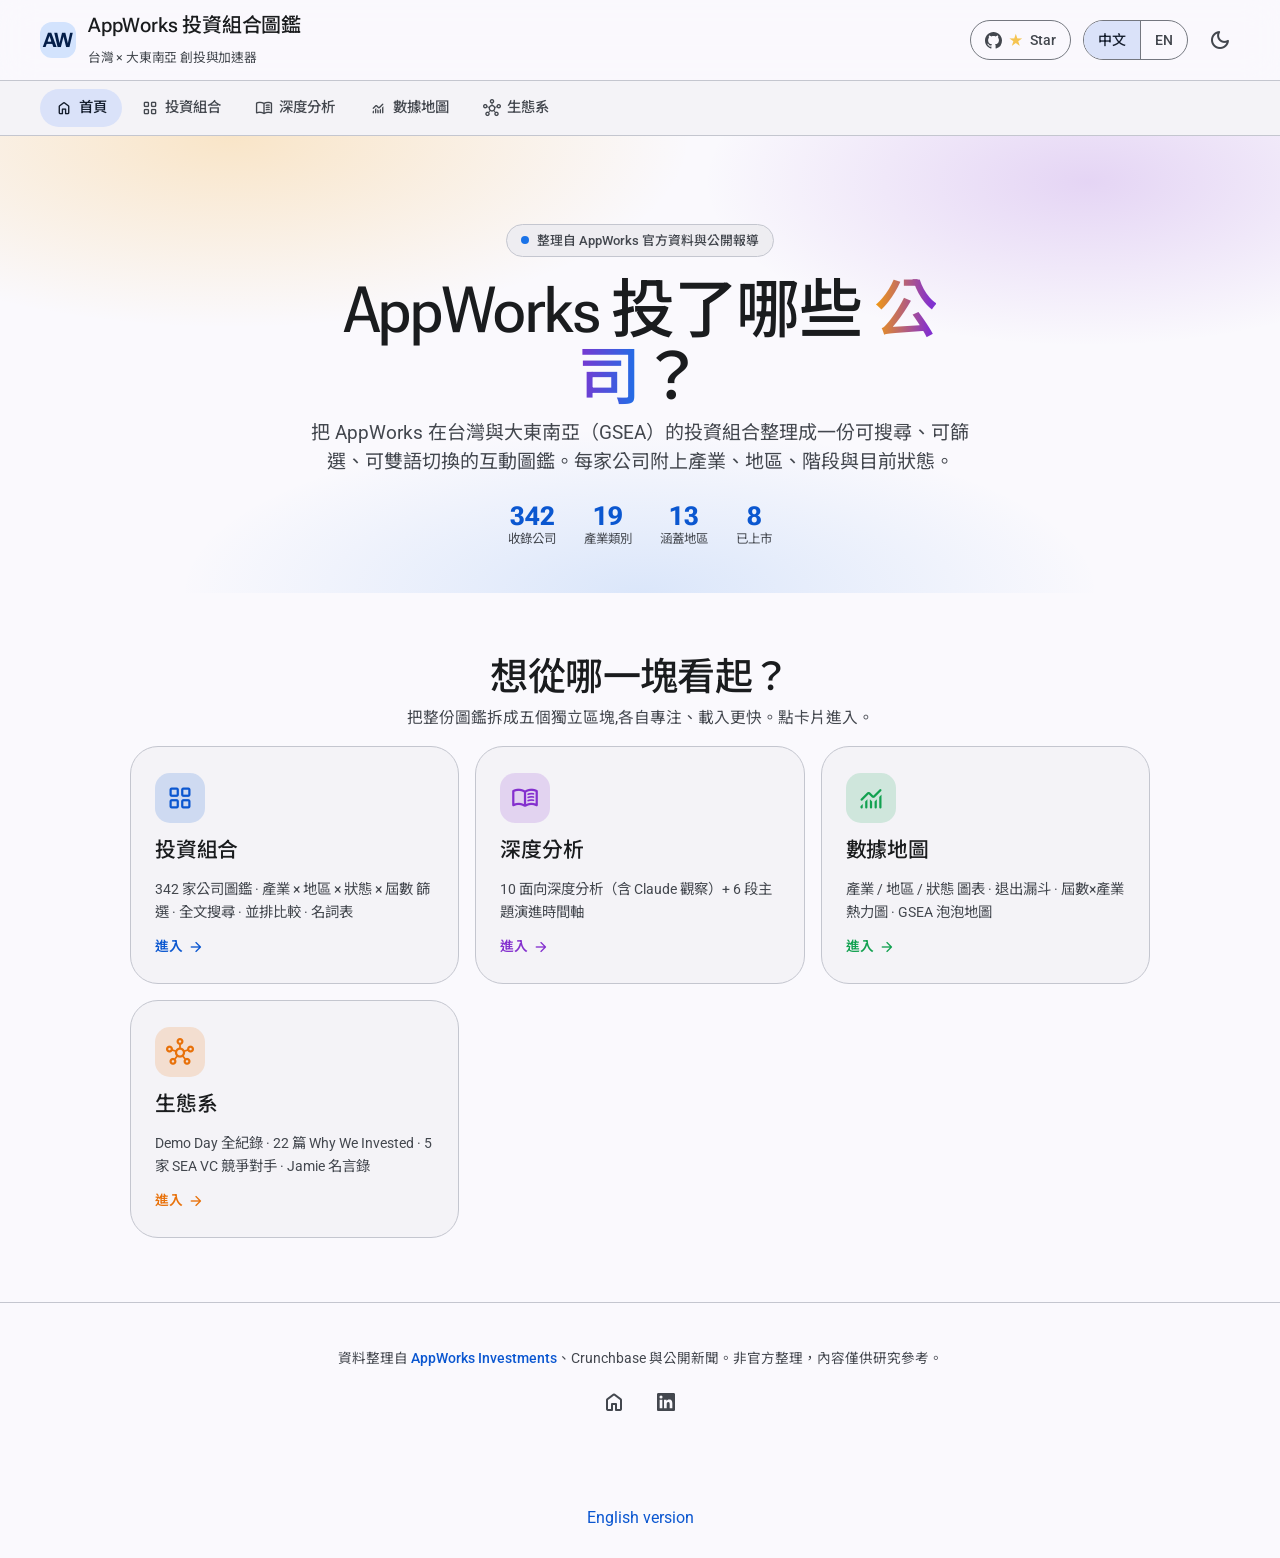
<file: index.html>
<!doctype html>
<html lang="zh-Hant" data-theme="light">
<head>
  <!-- ==== Google Analytics 4 (Measurement ID: G-WN17V7GL48) ==== -->
  <script async src="https://www.googletagmanager.com/gtag/js?id=G-WN17V7GL48"></script>
  <script>
    window.dataLayer = window.dataLayer || [];
    function gtag(){ dataLayer.push(arguments); }
    gtag('js', new Date());
    gtag('config', 'G-WN17V7GL48');
  </script>

  <meta charset="utf-8" />
  <meta name="viewport" content="width=device-width, initial-scale=1, viewport-fit=cover" />
  <title>AppWorks 投資組合圖鑑 · AppWorks Portfolio Atlas</title>
  <meta name="description" content="342 家 AppWorks portfolio 拆成五個區塊：投資組合圖鑑、10 面向深度分析、數據圖表與地圖、Demo Day 生態系。中英雙語互動圖鑑。" />
  <meta name="keywords" content="AppWorks, Jamie Lin, 林之晨, 創投, Venture Capital, GSEA, Greater Southeast Asia, Taiwan startups, 台灣新創, Web3, AI, A.B.S., Accelerator, Demo Day" />
  <meta name="author" content="Unofficial study companion" />
  <meta name="theme-color" content="#0b57d0" />

  <meta property="og:type" content="website" />
  <meta property="og:title" content="AppWorks 投資組合圖鑑 · AppWorks Portfolio Atlas" />
  <meta property="og:description" content="342 portfolio companies across five sections · deep dive · data & maps · Demo Day ecosystem. Bilingual." />
  <meta property="og:image" content="https://appwork-analysis.peteraim.com/og-image.png" />
  <meta property="og:url" content="https://appwork-analysis.peteraim.com/" />
  <meta property="og:locale" content="zh_TW" />
  <meta property="og:locale:alternate" content="en_US" />

  <meta name="twitter:card" content="summary_large_image" />
  <meta name="twitter:title" content="AppWorks Portfolio Atlas" />
  <meta name="twitter:description" content="342 portfolio companies across five focused sections, bilingual." />
  <meta name="twitter:image" content="https://appwork-analysis.peteraim.com/og-image.png" />

  <link rel="canonical" href="https://appwork-analysis.peteraim.com/" />
  <link rel="alternate" hreflang="zh-Hant" href="https://appwork-analysis.peteraim.com/" />
  <link rel="alternate" hreflang="en" href="https://appwork-analysis.peteraim.com/en/" />
  <link rel="alternate" hreflang="x-default" href="https://appwork-analysis.peteraim.com/" />
  <link rel="manifest" href="./site.webmanifest" />
  <link rel="apple-touch-icon" href="data:image/svg+xml,<svg xmlns='http://www.w3.org/2000/svg' viewBox='0 0 180 180'><rect width='180' height='180' rx='40' fill='%230b57d0'/><text x='90' y='122' font-size='84' text-anchor='middle' fill='white' font-family='sans-serif' font-weight='700'>AW</text></svg>" />

  <script type="application/ld+json">
  {
    "@context": "https://schema.org",
    "@type": "WebSite",
    "name": "AppWorks Portfolio Atlas",
    "alternateName": "AppWorks 投資組合圖鑑",
    "url": "https://appwork-analysis.peteraim.com/",
    "description": "Unofficial interactive bilingual atlas of AppWorks' portfolio across Taiwan and Greater Southeast Asia.",
    "inLanguage": ["zh-Hant", "en"],
    "about": {
      "@type": "Organization",
      "name": "AppWorks",
      "url": "https://appworks.tw",
      "founder": "Jamie Lin",
      "foundingDate": "2009",
      "location": "Taipei, Taiwan"
    }
  }
  </script>

  <link rel="preconnect" href="https://fonts.googleapis.com" />
  <link rel="preconnect" href="https://fonts.gstatic.com" crossorigin />
  <link href="https://fonts.googleapis.com/css2?family=Roboto:wght@400;500;700&family=Roboto+Flex:opsz,wght@8..144,400..700&family=Roboto+Mono:wght@400;500&family=Noto+Sans+TC:wght@400;500;700&display=swap" rel="stylesheet" />
  <link href="https://fonts.googleapis.com/css2?family=Material+Symbols+Rounded:opsz,wght,FILL,GRAD@24,400,0,0&display=swap" rel="stylesheet" />

  <link rel="stylesheet" href="assets/styles.css" />
  <link rel="stylesheet" href="assets/pages.css" />
  <link rel="icon" href="data:image/svg+xml,<svg xmlns='http://www.w3.org/2000/svg' viewBox='0 0 100 100'><rect width='100' height='100' rx='24' fill='%230b57d0'/><text x='50' y='70' font-size='52' text-anchor='middle' fill='white' font-family='sans-serif' font-weight='700'>AW</text></svg>" />
  <meta property="og:image:width" content="1200">
  <meta property="og:image:height" content="630">
</head>
<body>
  <header class="appbar">
    <div class="appbar__brand">
      <span class="brand-mark">AW</span>
      <span>
        <span data-i18n="brand">AppWorks 投資組合圖鑑</span><br />
        <span class="brand-sub" data-i18n="brandSub">台灣 × 大東南亞 創投與加速器</span>
      </span>
    </div>

    <a class="ghstar ripple-host" href="https://github.com/tingwei161803/appwork-analysis" target="_blank" rel="noopener" aria-label="Star this project on GitHub">
      <svg class="ghstar__logo" viewBox="0 0 16 16" aria-hidden="true" fill="currentColor"><path d="M8 0C3.58 0 0 3.58 0 8c0 3.54 2.29 6.53 5.47 7.59.4.07.55-.17.55-.38 0-.19-.01-.82-.01-1.49-2.01.37-2.53-.49-2.69-.94-.09-.23-.48-.94-.82-1.13-.28-.15-.68-.52-.01-.53.63-.01 1.08.58 1.23.82.72 1.21 1.87.87 2.33.66.07-.52.28-.87.51-1.07-1.78-.2-3.64-.89-3.64-3.95 0-.87.31-1.59.82-2.15-.08-.2-.36-1.02.08-2.12 0 0 .67-.21 2.2.82.64-.18 1.32-.27 2-.27.68 0 1.36.09 2 .27 1.53-1.04 2.2-.82 2.2-.82.44 1.1.16 1.92.08 2.12.51.56.82 1.27.82 2.15 0 3.07-1.87 3.75-3.65 3.95.29.25.54.73.54 1.48 0 1.07-.01 1.93-.01 2.2 0 .21.15.46.55.38A8.013 8.013 0 0016 8c0-4.42-3.58-8-8-8z"></path></svg>
      <span class="ghstar__star" aria-hidden="true">★</span>
      <span class="ghstar__text">Star</span>
      <span class="ghstar__count" id="gh-count" hidden></span>
    </a>

    <div class="seg" role="group" aria-label="Language">
      <a id="lang-zh" data-lang="zh" href="/" hreflang="zh-Hant" lang="zh-Hant" rel="alternate" aria-current="page" aria-label="中文"><span class="lbl">中文</span></a>
      <a id="lang-en" data-lang="en" href="/en/" hreflang="en" lang="en" rel="alternate" aria-current="false" aria-label="English"><span class="lbl">EN</span></a>
    </div>
    <button class="icon-btn ripple-host" id="theme-toggle" aria-label="Toggle theme" title="切換深淺色">
      <span class="material-symbols-rounded" id="theme-icon">dark_mode</span>
    </button>
  </header>

  <nav class="appnav" aria-label="Sections">
    <div class="appnav__inner">
      <a href="index.html" aria-current="page"><span class="material-symbols-rounded">home</span><span data-i18n="pgHome">首頁</span></a>
      <a href="portfolio.html"><span class="material-symbols-rounded">grid_view</span><span data-i18n="pgPortfolio">投資組合</span></a>
      <a href="analysis.html"><span class="material-symbols-rounded">menu_book</span><span data-i18n="pgAnalysis">深度分析</span></a>
      <a href="insights.html"><span class="material-symbols-rounded">monitoring</span><span data-i18n="pgInsights">數據地圖</span></a>
      <a href="ecosystem.html"><span class="material-symbols-rounded">hub</span><span data-i18n="pgEcosystem">生態系</span></a>
    </div>
  </nav>

  <main>
<section class="hero">
    <span class="hero__eyebrow"><span class="dot"></span><span data-i18n="eyebrow">整理自 AppWorks 官方資料與公開報導</span></span>
    <h1 data-i18n-html="heroTitle">AppWorks 投了哪些 <span class="grad">公司</span>？</h1>
    <p data-i18n="heroDesc">把 AppWorks 在台灣與大東南亞（GSEA）的投資組合整理成一份可搜尋、可篩選、可雙語切換的互動圖鑑。每家公司附上產業、地區、階段與目前狀態。</p>
    <div class="hero__stats">
      <div class="hero__stat"><b id="stat-companies">342</b><span data-i18n="statCompanies">收錄公司</span></div>
      <div class="hero__stat"><b id="stat-industries">19</b><span data-i18n="statIndustries">產業類別</span></div>
      <div class="hero__stat"><b id="stat-countries">13</b><span data-i18n="statCountries">涵蓋地區</span></div>
      <div class="hero__stat"><b id="stat-ipos">8</b><span data-i18n="statIPOs">已上市</span></div>
    </div>
  </section>

  <section class="hub" aria-label="Sections">
    <header class="section-head">
      <h2 data-i18n="hubTitle">想從哪一塊看起？</h2>
      <p data-i18n="hubSub">把整份圖鑑拆成五個獨立區塊,各自專注、載入更快。點卡片進入。</p>
    </header>
    <div class="hub-grid">
      <a class="hub-card" href="portfolio.html" style="--cat:#0b57d0">
        <span class="hub-card__ic"><span class="material-symbols-rounded">grid_view</span></span>
        <h3 data-i18n="pgPortfolio">投資組合</h3>
        <p data-i18n="hubPortfolioDesc">342 家公司圖鑑 · 產業 × 地區 × 狀態 × 屆數 篩選 · 全文搜尋 · 並排比較 · 名詞表</p>
        <span class="hub-card__cta"><span data-i18n="hubEnter">進入</span><span class="material-symbols-rounded">arrow_forward</span></span>
      </a>
      <a class="hub-card" href="analysis.html" style="--cat:#8430ce">
        <span class="hub-card__ic"><span class="material-symbols-rounded">menu_book</span></span>
        <h3 data-i18n="pgAnalysis">深度分析</h3>
        <p data-i18n="hubAnalysisDesc">10 面向深度分析（含 Claude 觀察）+ 6 段主題演進時間軸</p>
        <span class="hub-card__cta"><span data-i18n="hubEnter">進入</span><span class="material-symbols-rounded">arrow_forward</span></span>
      </a>
      <a class="hub-card" href="insights.html" style="--cat:#12a150">
        <span class="hub-card__ic"><span class="material-symbols-rounded">monitoring</span></span>
        <h3 data-i18n="pgInsights">數據地圖</h3>
        <p data-i18n="hubInsightsDesc">產業 / 地區 / 狀態 圖表 · 退出漏斗 · 屆數×產業熱力圖 · GSEA 泡泡地圖</p>
        <span class="hub-card__cta"><span data-i18n="hubEnter">進入</span><span class="material-symbols-rounded">arrow_forward</span></span>
      </a>
      <a class="hub-card" href="ecosystem.html" style="--cat:#e8710a">
        <span class="hub-card__ic"><span class="material-symbols-rounded">hub</span></span>
        <h3 data-i18n="pgEcosystem">生態系</h3>
        <p data-i18n="hubEcosystemDesc">Demo Day 全紀錄 · 22 篇 Why We Invested · 5 家 SEA VC 競爭對手 · Jamie 名言錄</p>
        <span class="hub-card__cta"><span data-i18n="hubEnter">進入</span><span class="material-symbols-rounded">arrow_forward</span></span>
      </a>
    </div>
  </section>
</main>
  <footer class="site-foot">
    <p data-i18n-html="footer">資料整理自 <a href="https://appworks.tw/investments/" target="_blank" rel="noopener">AppWorks Investments</a>、Crunchbase 與公開新聞。非官方整理，內容僅供研究參考。</p>
    <div class="profile-links" style="display:flex;gap:12px;justify-content:center;align-items:center;margin-top:10px">
      <a class="icon-btn" href="https://www.peteraim.com" target="_blank" rel="noopener" title="Home" aria-label="Back to peteraim.com / 返回首頁"><span class="material-symbols-rounded">home</span></a>
      <a class="icon-btn" href="https://www.linkedin.com/in/ai-med/" target="_blank" rel="noopener" title="LinkedIn" aria-label="LinkedIn (opens in new tab)"><svg viewBox="0 0 24 24" width="18" height="18" fill="currentColor" aria-hidden="true"><path d="M20.45 20.45h-3.55v-5.57c0-1.33-.02-3.04-1.85-3.04-1.85 0-2.13 1.45-2.13 2.94v5.67H9.36V9h3.41v1.56h.05c.47-.9 1.63-1.85 3.36-1.85 3.6 0 4.27 2.37 4.27 5.45v6.29zM5.34 7.43a2.06 2.06 0 1 1 0-4.12 2.06 2.06 0 0 1 0 4.12zM7.12 20.45H3.56V9h3.56v11.45zM22.22 0H1.77C.79 0 0 .77 0 1.72v20.56C0 23.23.79 24 1.77 24h20.45c.98 0 1.78-.77 1.78-1.72V1.72C24 .77 23.2 0 22.22 0z"/></svg></a>
    </div>
  </footer>

  <script src="data/portfolio.js"></script>
  <script src="assets/app.js"></script>
  <script>
    if ('serviceWorker' in navigator && location.protocol !== 'file:') {
      window.addEventListener('load', () => {
        navigator.serviceWorker.register('/sw.js').catch(() => {});
      });
    }
  </script>
<p class="lang-alt-link" style="text-align:center;padding:12px;"><a href="/en/" hreflang="en" rel="alternate" lang="en">English version</a></p>
</body>
</html>
</file>
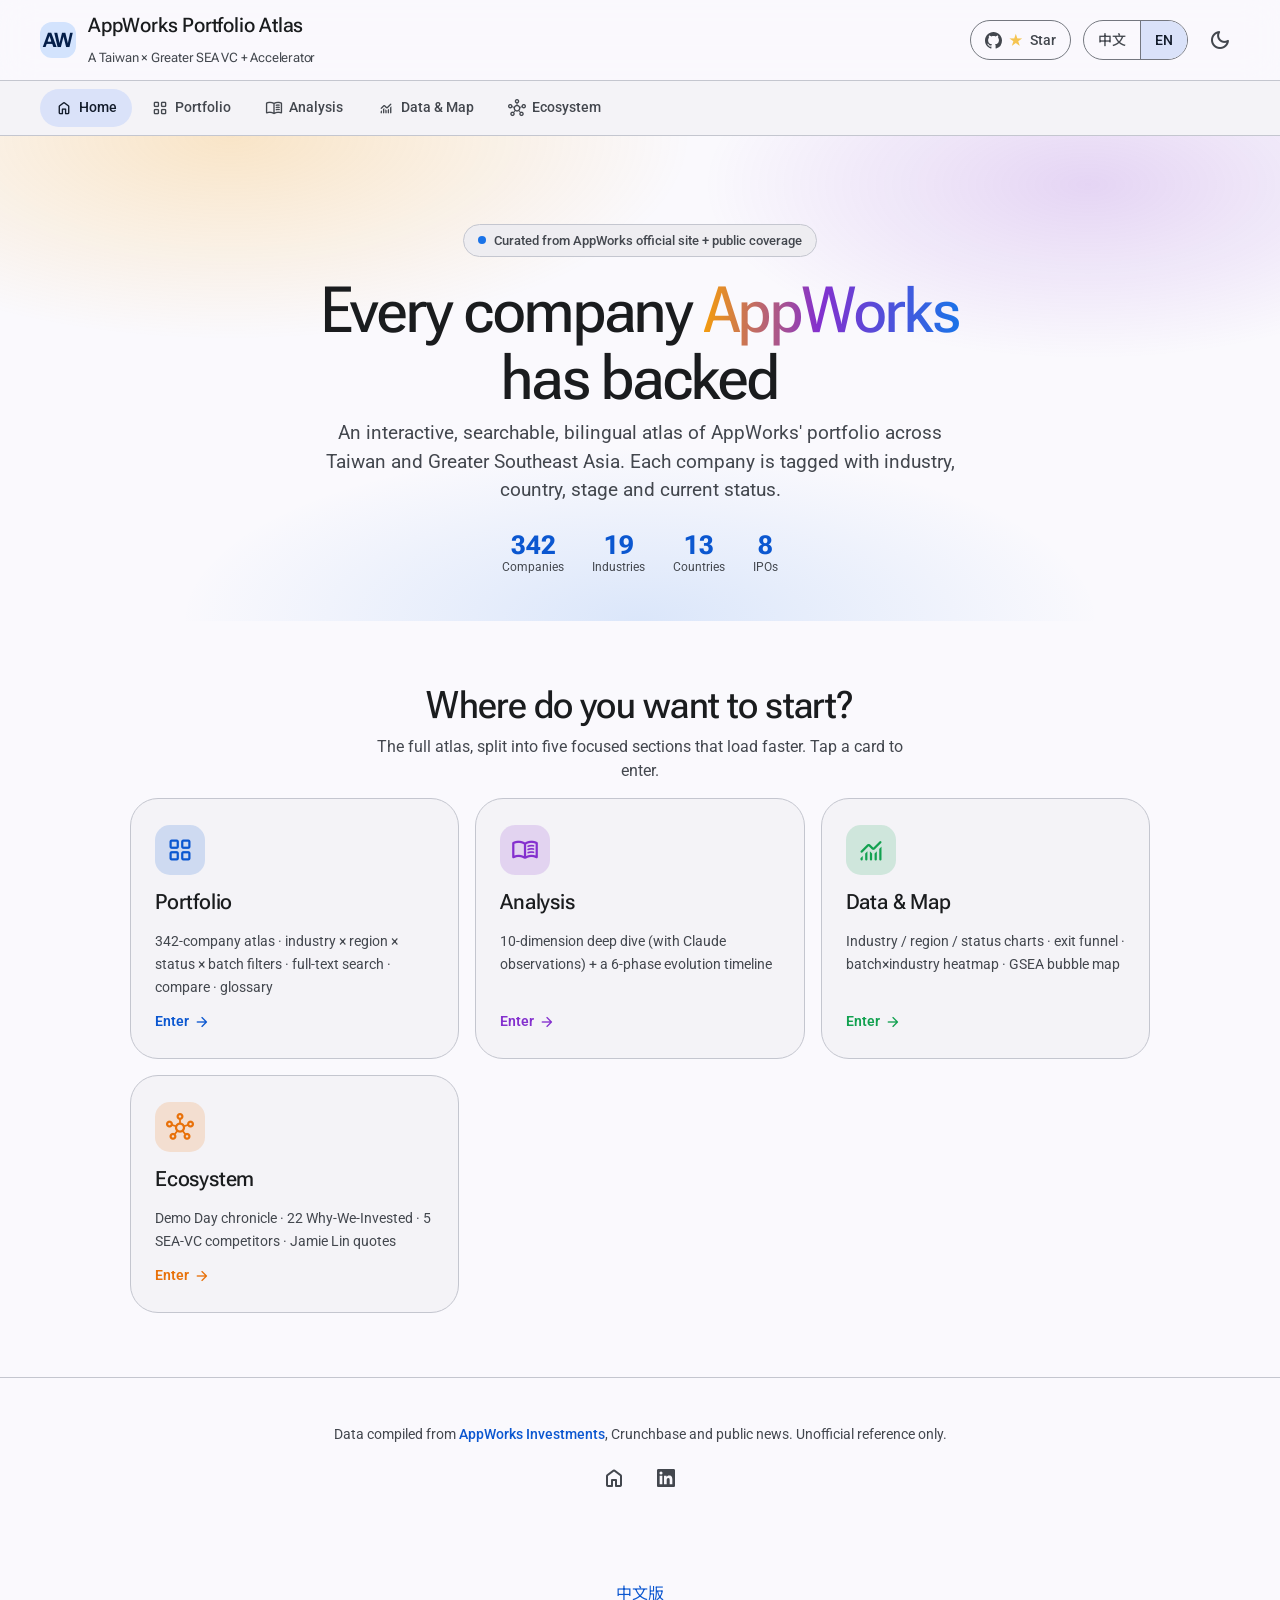
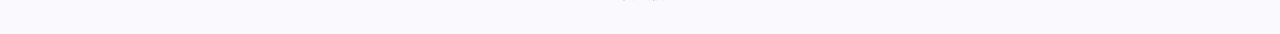
<file: en/index.html>
<!doctype html>
<html lang="en" data-theme="light">
<head>
  <!-- ==== Google Analytics 4 (Measurement ID: G-WN17V7GL48) ==== -->
  <script async src="https://www.googletagmanager.com/gtag/js?id=G-WN17V7GL48"></script>
  <script>
    window.dataLayer = window.dataLayer || [];
    function gtag(){ dataLayer.push(arguments); }
    gtag('js', new Date());
    gtag('config', 'G-WN17V7GL48');
  </script>

  <meta charset="utf-8" />
  <meta name="viewport" content="width=device-width, initial-scale=1, viewport-fit=cover" />
  <title>AppWorks Portfolio Atlas</title>
  <meta name="description" content="342 portfolio companies across five sections · deep dive · data & maps · Demo Day ecosystem. Bilingual." />
  <meta name="keywords" content="AppWorks, Jamie Lin, 林之晨, 創投, Venture Capital, GSEA, Greater Southeast Asia, Taiwan startups, 台灣新創, Web3, AI, A.B.S., Accelerator, Demo Day" />
  <meta name="author" content="Unofficial study companion" />
  <meta name="theme-color" content="#0b57d0" />

  <meta property="og:type" content="website" />
  <meta property="og:title" content="AppWorks Portfolio Atlas" />
  <meta property="og:description" content="342 portfolio companies across five sections · deep dive · data & maps · Demo Day ecosystem. Bilingual." />
  <meta property="og:image" content="https://appwork-analysis.peteraim.com/og-image.png" />
  <meta property="og:url" content="https://appwork-analysis.peteraim.com/en/" />
  <meta property="og:locale" content="en_US" />
  <meta property="og:locale:alternate" content="zh_TW" />

  <meta name="twitter:card" content="summary_large_image" />
  <meta name="twitter:title" content="AppWorks Portfolio Atlas" />
  <meta name="twitter:description" content="342 portfolio companies across five focused sections, bilingual." />
  <meta name="twitter:image" content="https://appwork-analysis.peteraim.com/og-image.png" />

  <link rel="canonical" href="https://appwork-analysis.peteraim.com/en/" />
  <link rel="alternate" hreflang="zh-Hant" href="https://appwork-analysis.peteraim.com/" />
  <link rel="alternate" hreflang="en" href="https://appwork-analysis.peteraim.com/en/" />
  <link rel="alternate" hreflang="x-default" href="https://appwork-analysis.peteraim.com/" />
  <link rel="manifest" href="../site.webmanifest" />
  <link rel="apple-touch-icon" href="data:image/svg+xml,<svg xmlns='http://www.w3.org/2000/svg' viewBox='0 0 180 180'><rect width='180' height='180' rx='40' fill='%230b57d0'/><text x='90' y='122' font-size='84' text-anchor='middle' fill='white' font-family='sans-serif' font-weight='700'>AW</text></svg>" />

  <script type="application/ld+json">
  {
    "@context": "https://schema.org",
    "@type": "WebSite",
    "name": "AppWorks Portfolio Atlas",
    "alternateName": "AppWorks 投資組合圖鑑",
    "url": "https://appwork-analysis.peteraim.com/",
    "description": "Unofficial interactive bilingual atlas of AppWorks' portfolio across Taiwan and Greater Southeast Asia.",
    "inLanguage": ["zh-Hant", "en"],
    "about": {
      "@type": "Organization",
      "name": "AppWorks",
      "url": "https://appworks.tw",
      "founder": "Jamie Lin",
      "foundingDate": "2009",
      "location": "Taipei, Taiwan"
    }
  }
  </script>

  <link rel="preconnect" href="https://fonts.googleapis.com" />
  <link rel="preconnect" href="https://fonts.gstatic.com" crossorigin />
  <link href="https://fonts.googleapis.com/css2?family=Roboto:wght@400;500;700&family=Roboto+Flex:opsz,wght@8..144,400..700&family=Roboto+Mono:wght@400;500&family=Noto+Sans+TC:wght@400;500;700&display=swap" rel="stylesheet" />
  <link href="https://fonts.googleapis.com/css2?family=Material+Symbols+Rounded:opsz,wght,FILL,GRAD@24,400,0,0&display=swap" rel="stylesheet" />

  <link rel="stylesheet" href="../assets/styles.css" />
  <link rel="stylesheet" href="../assets/pages.css" />
  <link rel="icon" href="data:image/svg+xml,<svg xmlns='http://www.w3.org/2000/svg' viewBox='0 0 100 100'><rect width='100' height='100' rx='24' fill='%230b57d0'/><text x='50' y='70' font-size='52' text-anchor='middle' fill='white' font-family='sans-serif' font-weight='700'>AW</text></svg>" />
  <meta property="og:image:width" content="1200">
  <meta property="og:image:height" content="630">
</head>
<body>
  <header class="appbar">
    <div class="appbar__brand">
      <span class="brand-mark">AW</span>
      <span>
        <span data-i18n="brand">AppWorks 投資組合圖鑑</span><br />
        <span class="brand-sub" data-i18n="brandSub">台灣 × 大東南亞 創投與加速器</span>
      </span>
    </div>

    <a class="ghstar ripple-host" href="https://github.com/tingwei161803/appwork-analysis" target="_blank" rel="noopener" aria-label="Star this project on GitHub">
      <svg class="ghstar__logo" viewBox="0 0 16 16" aria-hidden="true" fill="currentColor"><path d="M8 0C3.58 0 0 3.58 0 8c0 3.54 2.29 6.53 5.47 7.59.4.07.55-.17.55-.38 0-.19-.01-.82-.01-1.49-2.01.37-2.53-.49-2.69-.94-.09-.23-.48-.94-.82-1.13-.28-.15-.68-.52-.01-.53.63-.01 1.08.58 1.23.82.72 1.21 1.87.87 2.33.66.07-.52.28-.87.51-1.07-1.78-.2-3.64-.89-3.64-3.95 0-.87.31-1.59.82-2.15-.08-.2-.36-1.02.08-2.12 0 0 .67-.21 2.2.82.64-.18 1.32-.27 2-.27.68 0 1.36.09 2 .27 1.53-1.04 2.2-.82 2.2-.82.44 1.1.16 1.92.08 2.12.51.56.82 1.27.82 2.15 0 3.07-1.87 3.75-3.65 3.95.29.25.54.73.54 1.48 0 1.07-.01 1.93-.01 2.2 0 .21.15.46.55.38A8.013 8.013 0 0016 8c0-4.42-3.58-8-8-8z"></path></svg>
      <span class="ghstar__star" aria-hidden="true">★</span>
      <span class="ghstar__text">Star</span>
      <span class="ghstar__count" id="gh-count" hidden></span>
    </a>

    <div class="seg" role="group" aria-label="Language">
      <a id="lang-zh" data-lang="zh" href="/" hreflang="zh-Hant" lang="zh-Hant" rel="alternate" aria-current="false" aria-label="中文"><span class="lbl">中文</span></a>
      <a id="lang-en" data-lang="en" href="/en/" hreflang="en" lang="en" rel="alternate" aria-current="page" aria-label="English"><span class="lbl">EN</span></a>
    </div>
    <button class="icon-btn ripple-host" id="theme-toggle" aria-label="Toggle theme" title="切換深淺色">
      <span class="material-symbols-rounded" id="theme-icon">dark_mode</span>
    </button>
  </header>

  <nav class="appnav" aria-label="Sections">
    <div class="appnav__inner">
      <a href="index.html" aria-current="page"><span class="material-symbols-rounded">home</span><span data-i18n="pgHome">首頁</span></a>
      <a href="portfolio.html"><span class="material-symbols-rounded">grid_view</span><span data-i18n="pgPortfolio">投資組合</span></a>
      <a href="analysis.html"><span class="material-symbols-rounded">menu_book</span><span data-i18n="pgAnalysis">深度分析</span></a>
      <a href="insights.html"><span class="material-symbols-rounded">monitoring</span><span data-i18n="pgInsights">數據地圖</span></a>
      <a href="ecosystem.html"><span class="material-symbols-rounded">hub</span><span data-i18n="pgEcosystem">生態系</span></a>
    </div>
  </nav>

  <main>
<section class="hero">
    <span class="hero__eyebrow"><span class="dot"></span><span data-i18n="eyebrow">Curated from AppWorks official site + public coverage</span></span>
    <h1 data-i18n-html="heroTitle">Every company <span class="grad">AppWorks</span> has backed</h1>
    <p data-i18n="heroDesc">An interactive, searchable, bilingual atlas of AppWorks' portfolio across Taiwan and Greater Southeast Asia. Each company is tagged with industry, country, stage and current status.</p>
    <div class="hero__stats">
      <div class="hero__stat"><b id="stat-companies">342</b><span data-i18n="statCompanies">Companies</span></div>
      <div class="hero__stat"><b id="stat-industries">19</b><span data-i18n="statIndustries">Industries</span></div>
      <div class="hero__stat"><b id="stat-countries">13</b><span data-i18n="statCountries">Countries</span></div>
      <div class="hero__stat"><b id="stat-ipos">8</b><span data-i18n="statIPOs">IPOs</span></div>
    </div>
  </section>

  <section class="hub" aria-label="Sections">
    <header class="section-head">
      <h2 data-i18n="hubTitle">Where do you want to start?</h2>
      <p data-i18n="hubSub">The full atlas, split into five focused sections that load faster. Tap a card to enter.</p>
    </header>
    <div class="hub-grid">
      <a class="hub-card" href="portfolio.html" style="--cat:#0b57d0">
        <span class="hub-card__ic"><span class="material-symbols-rounded">grid_view</span></span>
        <h3 data-i18n="pgPortfolio">Portfolio</h3>
        <p data-i18n="hubPortfolioDesc">342-company atlas · industry × region × status × batch filters · full-text search · compare · glossary</p>
        <span class="hub-card__cta"><span data-i18n="hubEnter">Enter</span><span class="material-symbols-rounded">arrow_forward</span></span>
      </a>
      <a class="hub-card" href="analysis.html" style="--cat:#8430ce">
        <span class="hub-card__ic"><span class="material-symbols-rounded">menu_book</span></span>
        <h3 data-i18n="pgAnalysis">Analysis</h3>
        <p data-i18n="hubAnalysisDesc">10-dimension deep dive (with Claude observations) + a 6-phase evolution timeline</p>
        <span class="hub-card__cta"><span data-i18n="hubEnter">Enter</span><span class="material-symbols-rounded">arrow_forward</span></span>
      </a>
      <a class="hub-card" href="insights.html" style="--cat:#12a150">
        <span class="hub-card__ic"><span class="material-symbols-rounded">monitoring</span></span>
        <h3 data-i18n="pgInsights">Data &amp; Map</h3>
        <p data-i18n="hubInsightsDesc">Industry / region / status charts · exit funnel · batch×industry heatmap · GSEA bubble map</p>
        <span class="hub-card__cta"><span data-i18n="hubEnter">Enter</span><span class="material-symbols-rounded">arrow_forward</span></span>
      </a>
      <a class="hub-card" href="ecosystem.html" style="--cat:#e8710a">
        <span class="hub-card__ic"><span class="material-symbols-rounded">hub</span></span>
        <h3 data-i18n="pgEcosystem">Ecosystem</h3>
        <p data-i18n="hubEcosystemDesc">Demo Day chronicle · 22 Why-We-Invested · 5 SEA-VC competitors · Jamie Lin quotes</p>
        <span class="hub-card__cta"><span data-i18n="hubEnter">Enter</span><span class="material-symbols-rounded">arrow_forward</span></span>
      </a>
    </div>
  </section>
</main>
  <footer class="site-foot">
    <p data-i18n-html="footer">資料整理自 <a href="https://appworks.tw/investments/" target="_blank" rel="noopener">AppWorks Investments</a>、Crunchbase 與公開新聞。非官方整理，內容僅供研究參考。</p>
    <div class="profile-links" style="display:flex;gap:12px;justify-content:center;align-items:center;margin-top:10px">
      <a class="icon-btn" href="https://www.peteraim.com" target="_blank" rel="noopener" title="Home" aria-label="Back to peteraim.com / 返回首頁"><span class="material-symbols-rounded">home</span></a>
      <a class="icon-btn" href="https://www.linkedin.com/in/ai-med/" target="_blank" rel="noopener" title="LinkedIn" aria-label="LinkedIn (opens in new tab)"><svg viewBox="0 0 24 24" width="18" height="18" fill="currentColor" aria-hidden="true"><path d="M20.45 20.45h-3.55v-5.57c0-1.33-.02-3.04-1.85-3.04-1.85 0-2.13 1.45-2.13 2.94v5.67H9.36V9h3.41v1.56h.05c.47-.9 1.63-1.85 3.36-1.85 3.6 0 4.27 2.37 4.27 5.45v6.29zM5.34 7.43a2.06 2.06 0 1 1 0-4.12 2.06 2.06 0 0 1 0 4.12zM7.12 20.45H3.56V9h3.56v11.45zM22.22 0H1.77C.79 0 0 .77 0 1.72v20.56C0 23.23.79 24 1.77 24h20.45c.98 0 1.78-.77 1.78-1.72V1.72C24 .77 23.2 0 22.22 0z"/></svg></a>
    </div>
  </footer>

  <script src="../data/portfolio.js"></script>
  <script src="../assets/app.js"></script>
  <script>
    if ('serviceWorker' in navigator && location.protocol !== 'file:') {
      window.addEventListener('load', () => {
        navigator.serviceWorker.register('/sw.js').catch(() => {});
      });
    }
  </script>
<p class="lang-alt-link" style="text-align:center;padding:12px;"><a href="/" hreflang="zh-Hant" rel="alternate" lang="zh-Hant">中文版</a></p>
</body>
</html>
</file>
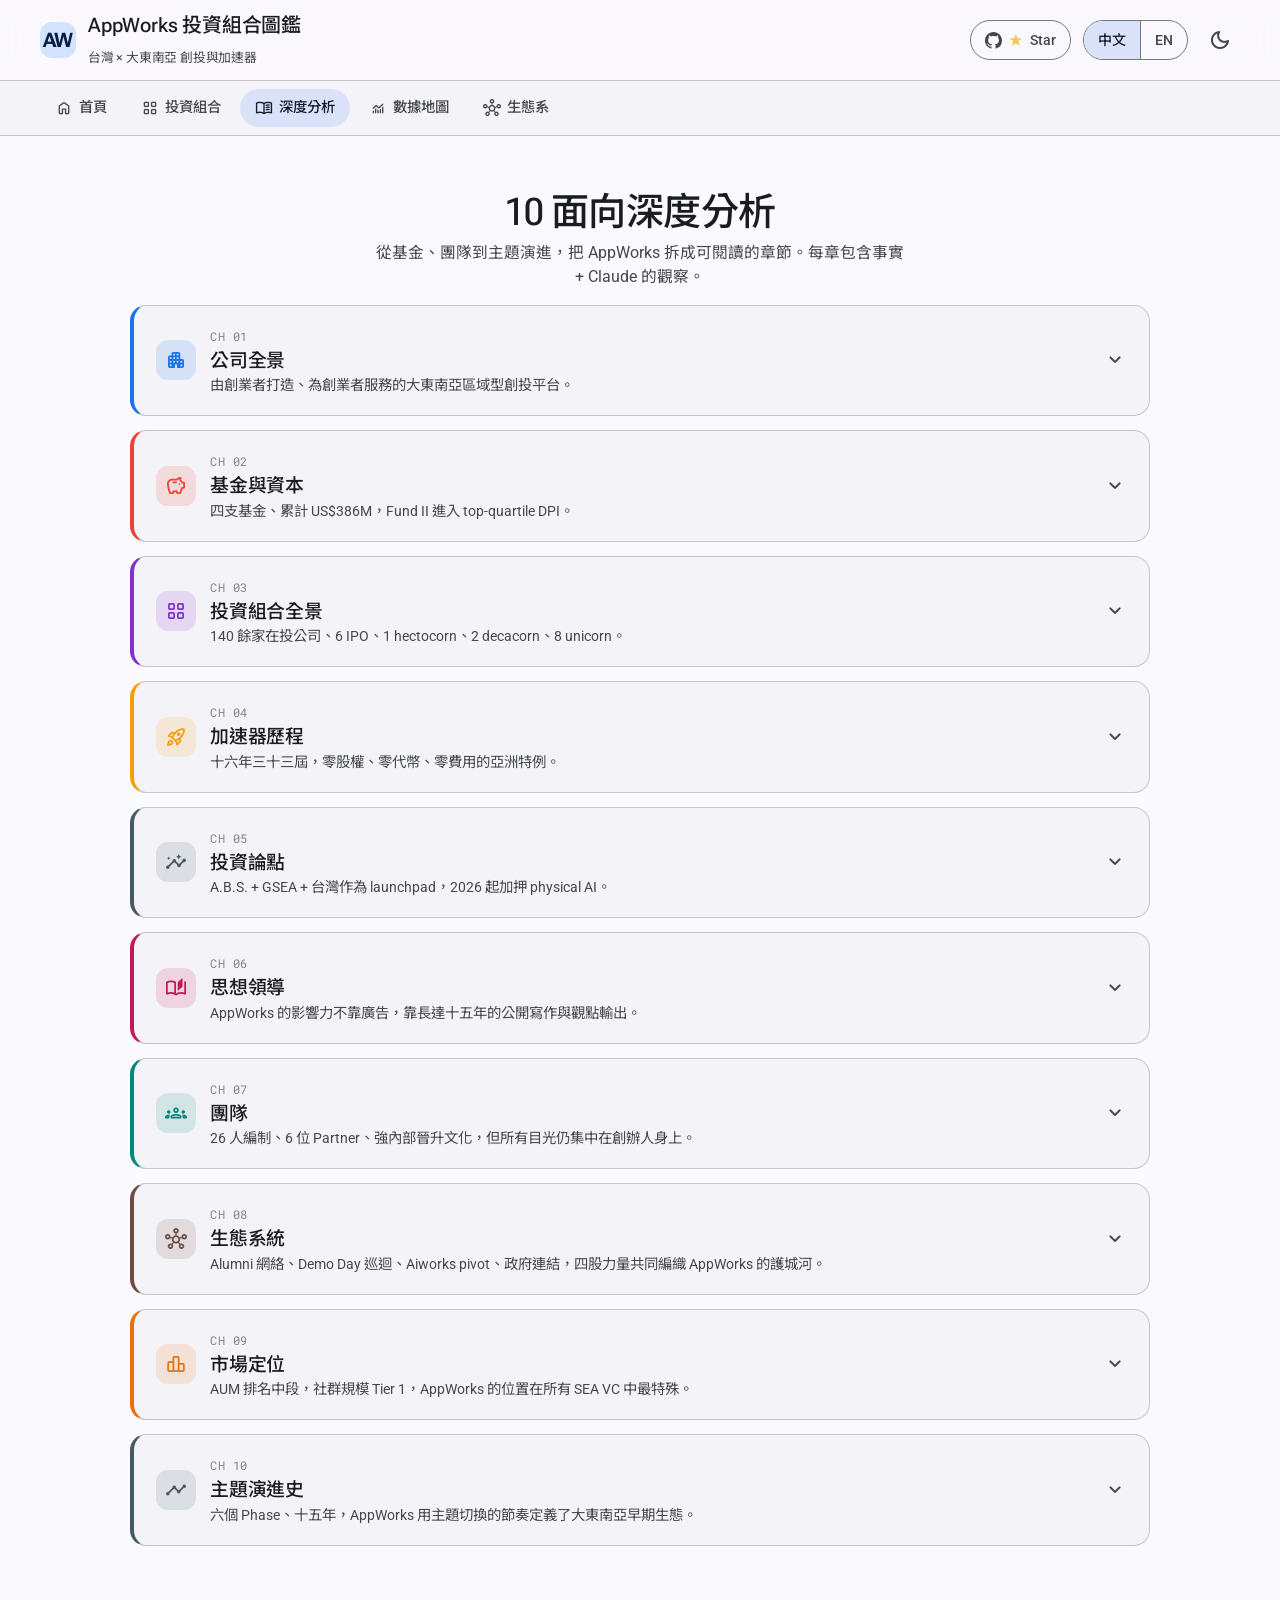
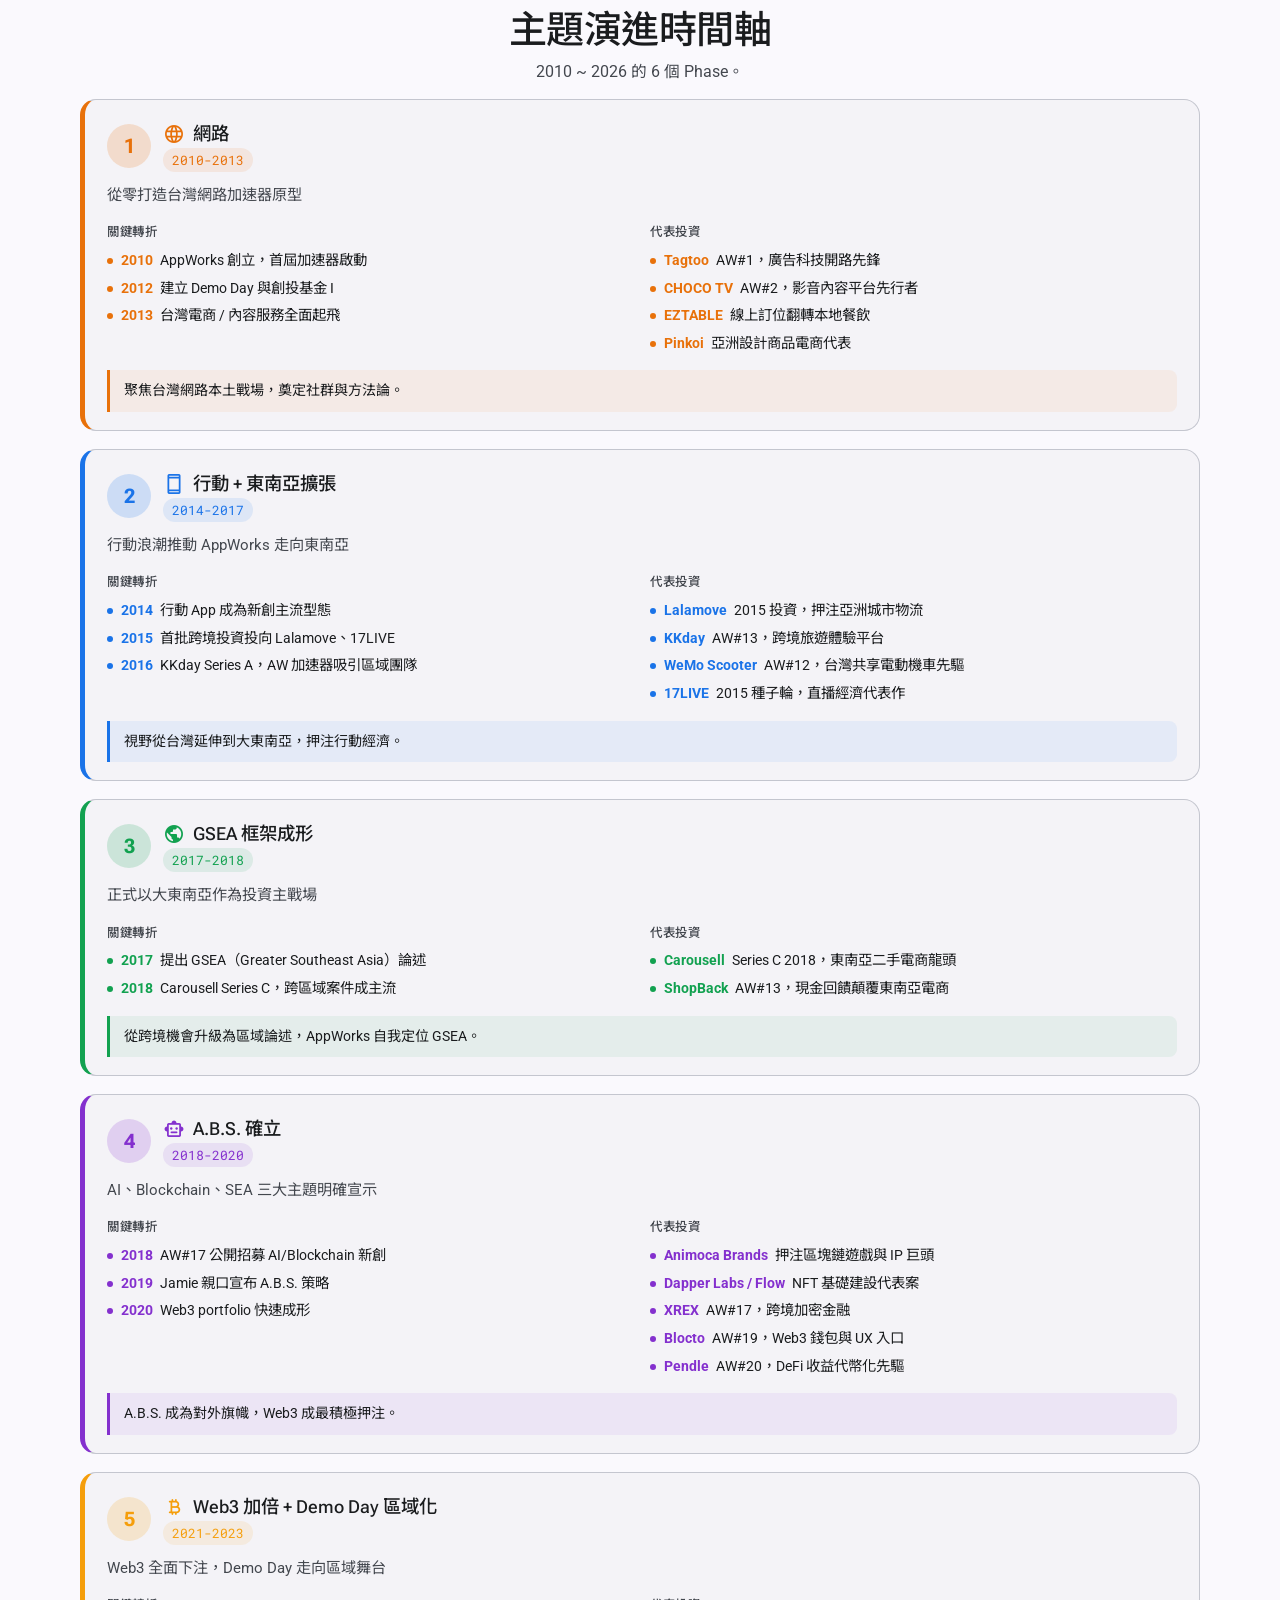
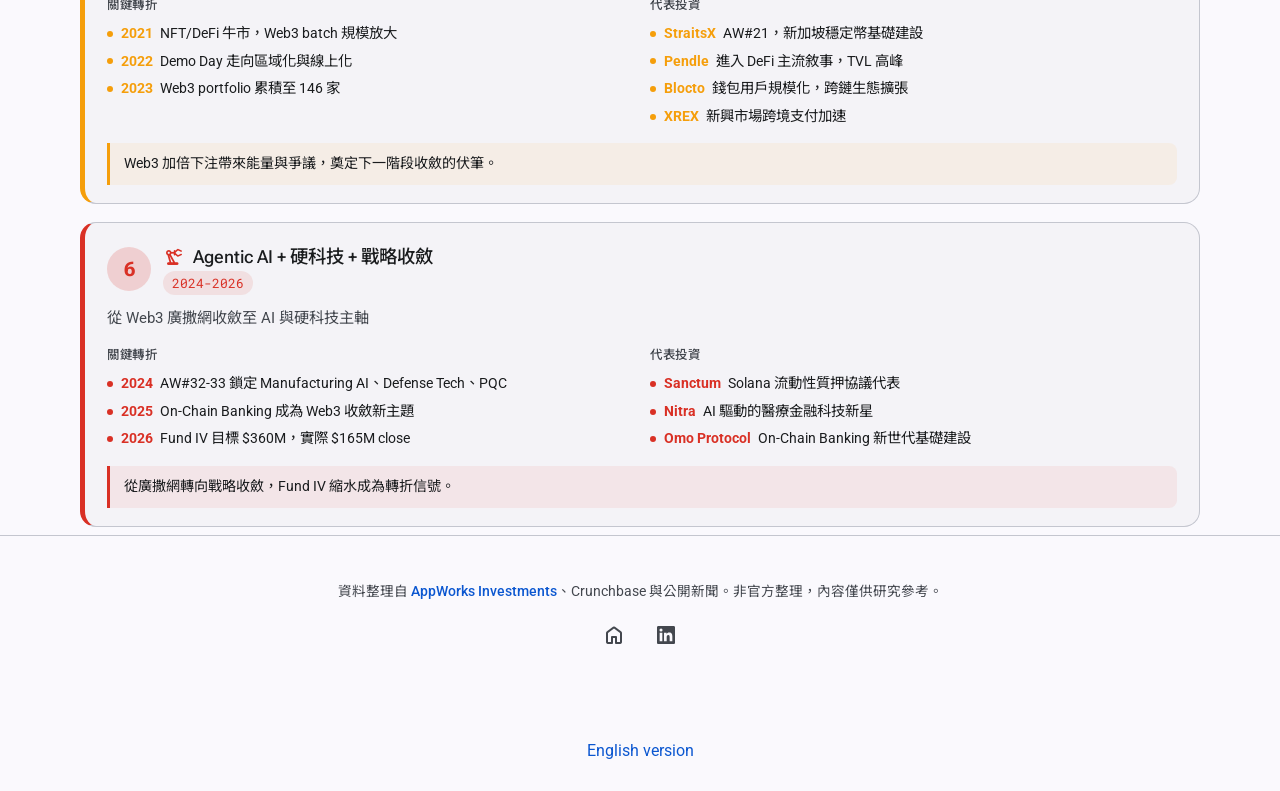
<file: analysis.html>
<!doctype html>
<html lang="zh-Hant" data-theme="light">
<head>
  <script async src="https://www.googletagmanager.com/gtag/js?id=G-WN17V7GL48"></script>
  <script>
    window.dataLayer = window.dataLayer || [];
    function gtag(){ dataLayer.push(arguments); }
    gtag('js', new Date());
    gtag('config', 'G-WN17V7GL48');
  </script>

  <meta charset="utf-8" />
  <meta name="viewport" content="width=device-width, initial-scale=1, viewport-fit=cover" />
  <title>深度分析 · AppWorks Portfolio Atlas</title>
  <meta name="description" content="AppWorks 10 面向深度分析（基金、團隊、投資組合、加速器、論點、思想領導、生態系、市場定位、演進史，每章含 Claude 觀察）+ 6 段主題演進時間軸。中英雙語。" />
  <meta name="author" content="Unofficial study companion" />
  <meta name="theme-color" content="#0b57d0" />

  <meta property="og:type" content="article" />
  <meta property="og:title" content="深度分析 · AppWorks Portfolio Atlas" />
  <meta property="og:description" content="10-dimension deep dive (with Claude observations) + a 6-phase evolution timeline." />
  <meta property="og:image" content="https://appwork-analysis.peteraim.com/og-image.png" />
  <meta property="og:url" content="https://appwork-analysis.peteraim.com/analysis.html" />

  <link rel="canonical" href="https://appwork-analysis.peteraim.com/analysis.html" />
  <link rel="alternate" hreflang="zh-Hant" href="https://appwork-analysis.peteraim.com/analysis.html" />
  <link rel="alternate" hreflang="en" href="https://appwork-analysis.peteraim.com/en/analysis.html" />
  <link rel="alternate" hreflang="x-default" href="https://appwork-analysis.peteraim.com/analysis.html" />
  <link rel="manifest" href="./site.webmanifest" />
  <link rel="apple-touch-icon" href="data:image/svg+xml,<svg xmlns='http://www.w3.org/2000/svg' viewBox='0 0 180 180'><rect width='180' height='180' rx='40' fill='%230b57d0'/><text x='90' y='122' font-size='84' text-anchor='middle' fill='white' font-family='sans-serif' font-weight='700'>AW</text></svg>" />

  <link rel="preconnect" href="https://fonts.googleapis.com" />
  <link rel="preconnect" href="https://fonts.gstatic.com" crossorigin />
  <link href="https://fonts.googleapis.com/css2?family=Roboto:wght@400;500;700&family=Roboto+Flex:opsz,wght@8..144,400..700&family=Roboto+Mono:wght@400;500&family=Noto+Sans+TC:wght@400;500;700&display=swap" rel="stylesheet" />
  <link href="https://fonts.googleapis.com/css2?family=Material+Symbols+Rounded:opsz,wght,FILL,GRAD@24,400,0,0&display=swap" rel="stylesheet" />

  <link rel="stylesheet" href="assets/styles.css" />
  <link rel="stylesheet" href="assets/pages.css" />
  <link rel="icon" href="data:image/svg+xml,<svg xmlns='http://www.w3.org/2000/svg' viewBox='0 0 100 100'><rect width='100' height='100' rx='24' fill='%230b57d0'/><text x='50' y='70' font-size='52' text-anchor='middle' fill='white' font-family='sans-serif' font-weight='700'>AW</text></svg>" />
  <meta property="og:image:width" content="1200">
  <meta property="og:image:height" content="630">
  <meta name="twitter:image" content="https://appwork-analysis.peteraim.com/og-image.png">
  <meta name="twitter:card" content="summary_large_image">
</head>
<body>
  <header class="appbar">
    <div class="appbar__brand">
      <span class="brand-mark">AW</span>
      <span>
        <span data-i18n="brand">AppWorks 投資組合圖鑑</span><br />
        <span class="brand-sub" data-i18n="brandSub">台灣 × 大東南亞 創投與加速器</span>
      </span>
    </div>
    <a class="ghstar ripple-host" href="https://github.com/tingwei161803/appwork-analysis" target="_blank" rel="noopener" aria-label="Star this project on GitHub">
      <svg class="ghstar__logo" viewBox="0 0 16 16" aria-hidden="true" fill="currentColor"><path d="M8 0C3.58 0 0 3.58 0 8c0 3.54 2.29 6.53 5.47 7.59.4.07.55-.17.55-.38 0-.19-.01-.82-.01-1.49-2.01.37-2.53-.49-2.69-.94-.09-.23-.48-.94-.82-1.13-.28-.15-.68-.52-.01-.53.63-.01 1.08.58 1.23.82.72 1.21 1.87.87 2.33.66.07-.52.28-.87.51-1.07-1.78-.2-3.64-.89-3.64-3.95 0-.87.31-1.59.82-2.15-.08-.2-.36-1.02.08-2.12 0 0 .67-.21 2.2.82.64-.18 1.32-.27 2-.27.68 0 1.36.09 2 .27 1.53-1.04 2.2-.82 2.2-.82.44 1.1.16 1.92.08 2.12.51.56.82 1.27.82 2.15 0 3.07-1.87 3.75-3.65 3.95.29.25.54.73.54 1.48 0 1.07-.01 1.93-.01 2.2 0 .21.15.46.55.38A8.013 8.013 0 0016 8c0-4.42-3.58-8-8-8z"></path></svg>
      <span class="ghstar__star" aria-hidden="true">★</span>
      <span class="ghstar__text">Star</span>
      <span class="ghstar__count" id="gh-count" hidden></span>
    </a>
    <div class="seg" role="group" aria-label="Language">
      <a id="lang-zh" data-lang="zh" href="/analysis.html" hreflang="zh-Hant" lang="zh-Hant" rel="alternate" aria-current="page" aria-label="中文"><span class="lbl">中文</span></a>
      <a id="lang-en" data-lang="en" href="/en/analysis.html" hreflang="en" lang="en" rel="alternate" aria-current="false" aria-label="English"><span class="lbl">EN</span></a>
    </div>
    <button class="icon-btn ripple-host" id="theme-toggle" aria-label="Toggle theme" title="切換深淺色">
      <span class="material-symbols-rounded" id="theme-icon">dark_mode</span>
    </button>
  </header>

  <nav class="appnav" aria-label="Sections">
    <div class="appnav__inner">
      <a href="index.html"><span class="material-symbols-rounded">home</span><span data-i18n="pgHome">首頁</span></a>
      <a href="portfolio.html"><span class="material-symbols-rounded">grid_view</span><span data-i18n="pgPortfolio">投資組合</span></a>
      <a href="analysis.html" aria-current="page"><span class="material-symbols-rounded">menu_book</span><span data-i18n="pgAnalysis">深度分析</span></a>
      <a href="insights.html"><span class="material-symbols-rounded">monitoring</span><span data-i18n="pgInsights">數據地圖</span></a>
      <a href="ecosystem.html"><span class="material-symbols-rounded">hub</span><span data-i18n="pgEcosystem">生態系</span></a>
    </div>
  </nav>

  <main>
<section class="chapters" id="chapters" aria-labelledby="chapters-heading">
    <header class="section-head">
      <h2 id="chapters-heading" data-i18n="chaptersTitle">10 面向深度分析</h2>
      <p data-i18n="chaptersSub">從基金、團隊到主題演進，把 AppWorks 拆成可閱讀的章節。每章包含事實 + Claude 的觀察。</p>
    </header>
    <div class="chapter-list" id="chapter-list">
        <article class="chapter" data-id="company-profile" aria-expanded="false" style="--cat:var(--c-fintech)">
          <button class="chapter__head ripple-host" aria-controls="ch-body-company-profile">
            <span class="chapter__icon"><span class="material-symbols-rounded">apartment</span></span>
            <span class="chapter__title">
              <span class="chapter__num">CH 01</span>
              <h3>公司全景</h3>
              <p>由創業者打造、為創業者服務的大東南亞區域型創投平台。</p>
            </span>
            <span class="chapter__chev material-symbols-rounded">expand_more</span>
          </button>
          <div class="chapter__body" id="ch-body-company-profile">
            
        <div class="chapter__section">
          <h4>創辦人 Jamie Lin 的轉身</h4>
          <p>林之晨 (Jamie Lin) 在紐約完成 MBA、握有美國綠卡之際，選擇於 2009 年回到台灣。他的判斷是：行動網路即將重塑亞洲，而台灣需要一個真正理解創業者的資本平台。</p><p>十五年後，他不只主導累計 US$386M 規模的四支基金，更於 2023 年接任台灣大哥大總經理，把創投人對科技週期的判斷帶進電信業。一人雙軌，既是基金 GP、也是上市公司經理人。</p>
        </div>
      
        <div class="chapter__section">
          <h4>"by founders, for founders" 的組織信仰</h4>
          <p>AppWorks 於 2010 年啟動 Accelerator，定調自己不是傳統 VC，而是「創業者社群 + 基金」的雙層結構。團隊成員多半有過自己的創業經歷，與 founder 之間是同儕而非審批者。</p><p>這套哲學落在實務上，就是 Accelerator 不收 equity、不收 token、不收費用——在全球加速器多半要 5-7% 股權的市場裡，這是極少數的存在。</p>
        </div>
      
        <div class="chapter__section">
          <h4>總部與覆蓋</h4>
          <p>總部設於台北，並以新加坡、雅加達、吉隆坡為三大延伸節點，覆蓋大東南亞 (GSEA) 九個市場。台灣作為製造與半導體腹地，與東南亞作為人口紅利市場，被刻意設計為一體兩面。</p>
        </div>
      
            <div class="chapter__observation">在亞洲，創辦人同時擔任上市公司高管的 GP 並不多——多數 VC 是金融背景出身，與被投公司之間的距離天生較遠。Jamie 一邊跑基金、一邊在台灣大營運上萬名員工的組織，這讓 AppWorks 對「規模化的痛點」有第一手的同理心，而不是只從 cap table 的角度看公司。這種雙重身份，也是它與 500 Global、Antler 這類純加速器型機構最關鍵的結構差異。</div>
          </div>
        </article>
      
        <article class="chapter" data-id="funds-capital" aria-expanded="false" style="--cat:var(--c-ecommerce)">
          <button class="chapter__head ripple-host" aria-controls="ch-body-funds-capital">
            <span class="chapter__icon"><span class="material-symbols-rounded">savings</span></span>
            <span class="chapter__title">
              <span class="chapter__num">CH 02</span>
              <h3>基金與資本</h3>
              <p>四支基金、累計 US$386M，Fund II 進入 top-quartile DPI。</p>
            </span>
            <span class="chapter__chev material-symbols-rounded">expand_more</span>
          </button>
          <div class="chapter__body" id="ch-body-funds-capital">
            
        <div class="chapter__section">
          <h4>四支基金的節奏</h4>
          <p>Fund I (2012, US$11M) 是試水溫；Fund II (2014, US$52M) 押注行動網路週期，至今交出 1.9x DPI，落在亞洲同期 vintage 的 top-quartile。</p><p>Fund III (2021, US$150M) 規模跳升近三倍，正值市場高峰進場，目前 DPI 0.5x，仍在熟成。Fund IV (2026, US$165M) 於今年完成 final close。</p>
        </div>
      
        <div class="chapter__section">
          <h4>Fund IV 的 shortfall 訊號</h4>
          <p>Fund IV 原定 target US$360M，最終收在 US$165M，約 46% 達成率。這並非 AppWorks 單一現象，而是 2024-2026 全球 LP 對亞洲 venture 整體收緊的縮影。</p><p>正面解讀是：在 fundraising 冰河期仍能合上 nine-figure 基金，本身就是一張通過 LP 盡調的票。但這也意味著未來四年的 deployment 紀律會被放大檢視。</p>
        </div>
      
        <div class="chapter__section">
          <h4>LP 結構：主權加企業</h4>
          <p>LP 名單從 Fund II 起納入 Taiwan NDF、Malaysia Khazanah、Korea KVIC 等主權與政策型基金，建立區域信用背書。</p><p>企業 LP 含 Fubon Life、Cathay Life、Taiwan Mobile、Wistron、Phison、E Ink，跨保險、電信、製造、半導體——這份名單同時也是被投公司的潛在客戶與通路。</p>
        </div>
      
        <div class="chapter__section">
          <h4>單筆 ticket size</h4>
          <p>Seed 階段單筆 US$0.5-3M，Series A 至 C 則為 US$2M 起跳，並保留 follow-on 額度。整體屬於早期領投、可陪跑到成長期的 ticket 區間。</p>
        </div>
      
            <div class="chapter__observation">Fund II 的 1.9x DPI 在 2014 vintage 的亞洲基金裡是真實的 top-quartile 成績，但 Fund III 的 0.5x 與 Fund IV 的 shortfall 揭示了一個更普遍的問題：2021 年高峰進場的亞洲 VC 普遍卡在估值修正帶。對比 Sequoia Capital China 拆分、Tiger Global 縮編，AppWorks 仍能以更小規模、更區域聚焦的姿態完成 close，本身是亞洲 VC 板塊「中型機構生存」的代表性樣本。</div>
          </div>
        </article>
      
        <article class="chapter" data-id="portfolio-overview" aria-expanded="false" style="--cat:var(--c-ai)">
          <button class="chapter__head ripple-host" aria-controls="ch-body-portfolio-overview">
            <span class="chapter__icon"><span class="material-symbols-rounded">grid_view</span></span>
            <span class="chapter__title">
              <span class="chapter__num">CH 03</span>
              <h3>投資組合全景</h3>
              <p>140 餘家在投公司、6 IPO、1 hectocorn、2 decacorn、8 unicorn。</p>
            </span>
            <span class="chapter__chev material-symbols-rounded">expand_more</span>
          </button>
          <div class="chapter__body" id="ch-body-portfolio-overview">
            
        <div class="chapter__section">
          <h4>規模與覆蓋</h4>
          <p>Accelerator 累計輸出 2,029 位 founder、624 家仍在運營的 startup，分布於 GSEA 九個市場。整體 alumni 年營收合計 US$16.3B、累計估值約 US$30-32B。</p><p>基金直接持股約 140 餘家，覆蓋電商、Fintech、SaaS、AI 基礎建設、區塊鏈、製造科技與國防科技等垂直。</p>
        </div>
      
        <div class="chapter__section">
          <h4>退出紀錄</h4>
          <p>截至 2026，共 6 家 IPO（Uber、17LIVE、91APP、Lalamove、Kuobrothers、GameSparcs）、8 件 IEO 案例，以及 1 hectocorn (Uber)、2 decacorns (Animoca Brands、Dapper Labs)、8 unicorns。</p><p>對一支 2010 啟動、AUM 不到 US$400M 的區域型平台而言，這份退出密度在亞洲 VC 中位居前列。</p>
        </div>
      
        <div class="chapter__section">
          <h4>代表案例</h4>
          <p>消費與物流：Uber（hectocorn 出場）、Lalamove（unicorn）、Carousell、ShopBack；Web3：Animoca Brands、Dapper Labs (NBA Top Shot)、Pendle Finance；本地化垂直：17LIVE、91APP、Kuobrothers。</p><p>這份名單橫跨 Web2 消費、跨境物流、NFT 基礎建設與 DeFi，反映 AppWorks 在不同週期都有押對主題的紀錄。</p>
        </div>
      
            <div class="chapter__observation">在亞洲 VC 裡，能同時擁有 Uber 早期持股 (Web2 高峰)、Animoca + Dapper Labs (Web3 高峰) 與 Pendle (DeFi 第二波) 的機構屈指可數。多數區域型基金會被綁在某一個垂直，而 AppWorks 的 portfolio 呈現出明顯的「週期切換」能力——這通常是 multi-stage 大型 VC 才有的特徵，出現在一個 US$386M AUM 的平台身上頗為罕見。</div>
          </div>
        </article>
      
        <article class="chapter" data-id="accelerator" aria-expanded="false" style="--cat:var(--c-web3)">
          <button class="chapter__head ripple-host" aria-controls="ch-body-accelerator">
            <span class="chapter__icon"><span class="material-symbols-rounded">rocket_launch</span></span>
            <span class="chapter__title">
              <span class="chapter__num">CH 04</span>
              <h3>加速器歷程</h3>
              <p>十六年三十三屆，零股權、零代幣、零費用的亞洲特例。</p>
            </span>
            <span class="chapter__chev material-symbols-rounded">expand_more</span>
          </button>
          <div class="chapter__body" id="ch-body-accelerator">
            
        <div class="chapter__section">
          <h4>AW#1 到 AW#33 的主題演進</h4>
          <p>2010 AW#1 鎖定 Internet 時代；2014 AW#8 起轉向 Mobile；2017 確立 GSEA 區域框架；2018 AW#16-17 由 Jamie 親口宣布全面轉向 AI + Blockchain，是平台史上最大一次主題重定位。</p><p>2019 加入 Southeast Asia 形成 A.B.S. 框架，並沿用至今。2024 起 AW#32 開始納入 Manufacturing AI、Defense Tech、On-Chain Banking 與 PQC（後量子密碼），對應 Fund IV 部署主題。</p>
        </div>
      
        <div class="chapter__section">
          <h4>不收 equity 的反慣例設計</h4>
          <p>Y Combinator 收 7%、500 Global 收 6%、Techstars 收 6%，全球加速器普遍以股權換取資源。AppWorks 選擇完全不收 equity、不收 token、不收費用，把 Accelerator 定位為「deal flow 漏斗」而非獨立 P&amp;L。</p><p>換句話說，加速器本身不獲利，獲利來自從 alumni 中挑出最強團隊由基金加碼。這是把短期收入讓給長期深度關係的決策。</p>
        </div>
      
        <div class="chapter__section">
          <h4>Demo Day 與 Alumni 網絡</h4>
          <p>Demo Day 輪流於 Taipei、Singapore、KL、Jakarta 舉辦，把 founder 直接帶到 GSEA 主要資本與客戶面前。每屆 30-50 個團隊，每年大約 80-100 家新進。</p><p>Alumni 規模累計 2,029 位 founder，是 AppWorks 真正的核心資產：不是基金規模，而是這張十六年累積、跨九個市場的創業者網絡。</p>
        </div>
      
            <div class="chapter__observation">把 Accelerator 當 loss leader 是策略性選擇：放棄掉 6-7% 股權的短期收益，換取的是一個「免費入場、不被股權稀釋」的招牌，使 AppWorks 在 GSEA 的 deal flow 入口端形成壟斷性吸引力。在亞洲，能與其在 founder 心智佔有率上對打的，可能只剩 Antler 與 Iterative，但兩者規模都還小於 AppWorks 的 alumni 基數。長期 compounding 之下，這張網絡的價值會持續超越基金本身的 AUM。</div>
          </div>
        </article>
      
        <article class="chapter" data-id="investment-thesis" aria-expanded="false" style="--cat:var(--c-hardware)">
          <button class="chapter__head ripple-host" aria-controls="ch-body-investment-thesis">
            <span class="chapter__icon"><span class="material-symbols-rounded">insights</span></span>
            <span class="chapter__title">
              <span class="chapter__num">CH 05</span>
              <h3>投資論點</h3>
              <p>A.B.S. + GSEA + 台灣作為 launchpad，2026 起加押 physical AI。</p>
            </span>
            <span class="chapter__chev material-symbols-rounded">expand_more</span>
          </button>
          <div class="chapter__body" id="ch-body-investment-thesis">
            
        <div class="chapter__section">
          <h4>A.B.S. 框架</h4>
          <p>A.B.S. = AI + Blockchain + Southeast Asia。Jamie 強調這「不是三個賭注、是一個」——AI 提供生產力、Blockchain 提供金融與所有權基礎建設、SEA 提供尚未被完整數位化的市場深度，三者互為條件。</p><p>在 2018 年宣布這個框架時，AI 與 Blockchain 在亞洲 VC 普遍仍被視為兩條獨立軌道，AppWorks 是早期把兩者綁在同一論點裡的機構之一。</p>
        </div>
      
        <div class="chapter__section">
          <h4>GSEA 的定義與市場深度</h4>
          <p>GSEA = ASEAN + Taiwan + 香港 / 澳門 + 東帝汶，涵蓋九個市場、約 7 億人口。光是 e-commerce GMV 就達 US$42B，其中台灣佔約 66%，是區域 launchpad。</p><p>邏輯是：台灣擁有最成熟的支付、物流與消費者行為，可作為產品的第一個量產驗證場；驗證成功後再向 SEA 人口紅利市場擴張。</p>
        </div>
      
        <div class="chapter__section">
          <h4>選人選題標準</h4>
          <p>對 founder：obsessed with true PMF（不滿足於假象指標）、長線玩家（十年以上心理準備）、反共識思考者、最好是連續創業者。對題目：可規模化、區域可複製、與 A.B.S. 主題對齊。</p><p>與多數亞洲 VC 偏好 ex-FAANG / ex-McKinsey 履歷不同，AppWorks 的篩選更看重「執著於真實使用者問題」這項軟特質。</p>
        </div>
      
        <div class="chapter__section">
          <h4>2025-2026 thesis 轉折</h4>
          <p>最新論點：AI 正從 digital assistants 轉向 physical labor forces，意味著機器人、自動化、製造 AI 將吃下下一波價值。同時 AI 加速 underdigitized industries 的數位化進程。</p><p>在 blockchain 側則押注 Solana LSTs（如 Sanctum）與 institutional rails，承接機構資金進入鏈上的下一波結構性需求。</p>
        </div>
      
            <div class="chapter__observation">A.B.S. 框架的真正獨特之處不在三個關鍵字，而在於 AppWorks 願意公開把 thesis 寫死——多數亞洲 VC 對 thesis 保持模糊以保留靈活性，但 AppWorks 用明確主題吸引同類型 founder 自我篩選，本質是一種「品牌即漏斗」操作。對比 a16z 用 thesis essays 主導敘事、Sequoia 偏好低調，AppWorks 介於兩者之間：論點公開但語氣務實。2026 押 physical AI 的轉向，與 NVIDIA、Figure、Physical Intelligence 在美國的方向一致，顯示其節奏並未落後全球前沿。</div>
          </div>
        </article>
      
        <article class="chapter" data-id="thought-leadership" aria-expanded="false" style="--cat:var(--c-social)">
          <button class="chapter__head ripple-host" aria-controls="ch-body-thought-leadership">
            <span class="chapter__icon"><span class="material-symbols-rounded">auto_stories</span></span>
            <span class="chapter__title">
              <span class="chapter__num">CH 06</span>
              <h3>思想領導</h3>
              <p>AppWorks 的影響力不靠廣告，靠長達十五年的公開寫作與觀點輸出。</p>
            </span>
            <span class="chapter__chev material-symbols-rounded">expand_more</span>
          </button>
          <div class="chapter__body" id="ch-body-thought-leadership">
            
        <div class="chapter__section">
          <h4>Blog 主題的三條主軸</h4>
          <p>AppWorks 官方 Blog 與 Jamie Lin 個人專欄共同構成大東南亞創投圈最高產的內容資產之一。主題分布大致落在三條主軸：第一是「創業者方法論」，包含募資節奏、PMF 判斷、團隊建構；第二是「主題趨勢解讀」，從早期 Internet、Mobile，一路寫到 Blockchain、AI Agent；第三是「市場結構觀察」，特別針對台灣與東南亞的科技資本流向提出長期視角。</p><p>與多數 VC 把 Blog 當作 deal sourcing 漏斗不同，AppWorks 的內容更像是創業者教材庫。文章長度、引用框架、結構鋪陳都明顯帶有教學意圖，這也呼應其 Accelerator 內定位——先教育，再投資。</p>
        </div>
      
        <div class="chapter__section">
          <h4>Jamie Lin 的五個核心思想</h4>
          <p>解構 Jamie Lin 過去十五年的公開言論，可以歸納出五個反覆出現的核心信念：(1)「By Founders, For Founders」——VC 的合法性來自曾經創業的同理心；(2)「A.B.S. 統一框架」——AI、Blockchain、SEA 不是三個賽道，而是同一個結構性機會的三個切面；(3)「長線下注 vs cycle chasing」——主題確定後給予多支基金的時間複利，而非追逐熱點；(4)「Taiwan as Mission」——把台灣科技資本的能見度提升當作個人志業；(5)「Operator &gt; Investor」——身分認同是 operator，VC 只是工具。</p><p>這五個信念也解釋了一些外界容易誤讀的決策，例如為何在 Web3 寒冬仍堅守 146 個 portfolio、為何同時兼任 Taiwan Mobile 總經理、為何 Fund IV 即使募資不如預期仍維持原本節奏。</p>
        </div>
      
        <div class="chapter__section">
          <h4>必讀文章與外溢效應</h4>
          <p>若僅選三至五篇代表作，多數熟悉 AppWorks 的讀者會指向：早期關於「Taiwan needs more startup capital」的呼籲文、A.B.S. 框架正式宣告文、以及近年將 AI Agent 定位為「下一個 mobile」的多篇延伸論述。這些文章不僅在台灣轉發，也固定被新加坡、馬來西亞、印尼的科技媒體引用，形成跨境的話語權。</p>
        </div>
      
            <div class="chapter__observation">相較於 Peak XV、East Ventures 偏好以 deal announcement 為主的訊息策略，AppWorks 更像 a16z 早期的內容打法——以長文教育市場、塑造詞彙、再以詞彙吸引 founder。差別在於 a16z 的對象是矽谷讀者，AppWorks 對應的是大東南亞讀者。這種「教材式內容」的累積效應在熱潮退去後反而會放大，是 Tier 2 AUM 能換取 Tier 1 community 的關鍵槓桿。</div>
          </div>
        </article>
      
        <article class="chapter" data-id="team" aria-expanded="false" style="--cat:var(--c-saas)">
          <button class="chapter__head ripple-host" aria-controls="ch-body-team">
            <span class="chapter__icon"><span class="material-symbols-rounded">groups</span></span>
            <span class="chapter__title">
              <span class="chapter__num">CH 07</span>
              <h3>團隊</h3>
              <p>26 人編制、6 位 Partner、強內部晉升文化，但所有目光仍集中在創辦人身上。</p>
            </span>
            <span class="chapter__chev material-symbols-rounded">expand_more</span>
          </button>
          <div class="chapter__body" id="ch-body-team">
            
        <div class="chapter__section">
          <h4>Partner 陣容</h4>
          <p>除了 Founding Partner Jamie Lin 之外，AppWorks 目前有五位 Partner：Joseph Chan 與 Andy Tsai 皆來自 CID Group，後者於 2018 年加入；Jessica Liu 於 2014 年從 Standard Chartered 轉入，主導 SEA 與 Web3 投資；Nice Cheng 負責營運與資金端關係。Principal 層則有 Alyssa Chen、Ching Tseng（NCCU BBA，2015 實習進場、2022 升任 Principal，目前帶 Web3 業務）、Sophie Chiu 三人。</p><p>較資淺的 Venture Principal / Associate / Analyst 共五位，包含負責日本橋接的 Jun Wakabayashi、Michelle Lin、Nathan Alexander、Bill Hsu、Johnny Chuang。投資團隊之外，Operations 八人撐起 Accelerator、Demo Day、社群活動。</p>
        </div>
      
        <div class="chapter__section">
          <h4>內部晉升文化</h4>
          <p>Ching Tseng 從大學實習生一路升到 Principal、進而帶 Web3 業務，是 AppWorks 內部晉升文化的典型範例。對比多數新加坡 VC 偏好從投行、Big Tech 高薪挖角，AppWorks 更傾向從 Accelerator 營運端、Analyst 端培養。</p><p>這種文化的優點是團隊對 GSEA 主題與 community 細節有極高的內隱知識，缺點則是當主題切換（例如從 Mobile 切到 AI Agent）時，外部專業血液補充速度可能慢於 Peak XV、East Ventures 這類大型團隊。</p>
        </div>
      
        <div class="chapter__section">
          <h4>Jamie Lin 的雙重身分</h4>
          <p>Jamie Lin 同時擔任 AppWorks Founding Partner 與 Taiwan Mobile 總經理，是團隊治理上最值得觀察的變數。一方面，Taiwan Mobile 提供了難以複製的 corporate LP 與電信基礎設施視角，對 AI、5G、Edge Computing 相關 portfolio 有直接的戰略增值；另一方面，注意力分配與潛在利益衝突是真實存在的問題。</p>
        </div>
      
            <div class="chapter__observation">以 26 人撐起 Accelerator + VC + Demo Day 區域化 + Aiworks 顧問業務，AppWorks 的人均產出在亞洲 VC 中屬於高密度配置。但團隊結構是「金字塔」而非「合夥制」——Jamie Lin 的個人品牌仍佔據絕大多數對外能見度。對比 Peak XV、East Ventures 採用多個 Partner 各自帶聲量的策略，AppWorks 若要進入下一個十年，分散品牌（讓 Jessica Liu、Joseph Chan 等 Partner 獲得獨立論述空間）會是值得觀察的訊號。</div>
          </div>
        </article>
      
        <article class="chapter" data-id="ecosystem" aria-expanded="false" style="--cat:var(--c-edtech)">
          <button class="chapter__head ripple-host" aria-controls="ch-body-ecosystem">
            <span class="chapter__icon"><span class="material-symbols-rounded">hub</span></span>
            <span class="chapter__title">
              <span class="chapter__num">CH 08</span>
              <h3>生態系統</h3>
              <p>Alumni 網絡、Demo Day 巡迴、Aiworks pivot、政府連結，四股力量共同編織 AppWorks 的護城河。</p>
            </span>
            <span class="chapter__chev material-symbols-rounded">expand_more</span>
          </button>
          <div class="chapter__body" id="ch-body-ecosystem">
            
        <div class="chapter__section">
          <h4>Aiworks：從 Bootcamp 到 AI 顧問</h4>
          <p>AppWorks School 已正式 rebrand 為 Aiworks，定位從培訓 iOS／Android／Front-End／Back-End 工程師（累計超過 1,300 位畢業生）轉為「AI 企業顧問」，協助企業導入 ChatGPT Enterprise 與 AI Agent automation。目前已成為 OpenAI Services Partner，並與 UiPath、台灣大哥大企業服務（TWMES）建立合作。</p><p>這次 pivot 在策略上有兩層意義：第一，將 bootcamp 過去累積的工程師網絡轉化為「企業導入 AI 的最後一哩」服務商；第二，與母公司 Taiwan Mobile 的企業客戶基礎產生槓桿，形成 VC + 顧問 + 電信通路 的鐵三角。</p>
        </div>
      
        <div class="chapter__section">
          <h4>Alumni 網絡作為 Moat</h4>
          <p>AppWorks 累計 2,029 位 founders、624 家 active startups、創造 27,202 個工作機會。這個數字級別在大東南亞 VC 中沒有對手——500 Global 雖然 portfolio 數量類似，但分散在全球；Peak XV 則沒有 accelerator，alumni 屬性截然不同。</p><p>Alumni 不只是 deal flow 來源，更是 portfolio company 的客戶、人才、跨境合作對象。當一家 AW#28 的 AI startup 想進入印尼，AW#13 的 ShopBack alumni 是現成的諮詢與客戶網絡。這種跨期、跨地、跨主題的網絡效應，才是 AppWorks 真正的 moat。</p>
        </div>
      
        <div class="chapter__section">
          <h4>Demo Day 區域化與政府連結</h4>
          <p>Demo Day 每年舉辦兩次，採取 Taipei、Singapore、Kuala Lumpur、Jakarta 四地巡迴模式，是 AppWorks 將「GSEA 是一個市場」具體化的儀式。對比多數 VC 的 Demo Day 仍集中於單一城市，AppWorks 此舉強化了區域品牌、也分散了 LP 與 corporate partner 風險。</p><p>在資金端，AppWorks 與台灣國發基金 (NDF)、韓國 KVIC、馬來西亞 Khazanah 等政府／主權基金建立 LP 關係，這在亞洲 VC 中屬於少見的政府背書深度。</p>
        </div>
      
            <div class="chapter__observation">AppWorks 的生態系統不是「投了一家公司之後幫忙」，而是「公司還沒誕生之前先建好土壤」。Aiworks 提供企業 AI 落地、Accelerator 提供方法論、Demo Day 提供跨境曝光、Alumni 提供客戶與人才、政府 LP 提供資金與政策訊號——這五層構造是其他 SEA VC 短期內難以複製的。但這也意味著 AppWorks 的營運複雜度遠高於純 VC，任何一層斷裂都會放大成系統性風險。</div>
          </div>
        </article>
      
        <article class="chapter" data-id="market-positioning" aria-expanded="false" style="--cat:var(--c-mobility)">
          <button class="chapter__head ripple-host" aria-controls="ch-body-market-positioning">
            <span class="chapter__icon"><span class="material-symbols-rounded">leaderboard</span></span>
            <span class="chapter__title">
              <span class="chapter__num">CH 09</span>
              <h3>市場定位</h3>
              <p>AUM 排名中段，社群規模 Tier 1，AppWorks 的位置在所有 SEA VC 中最特殊。</p>
            </span>
            <span class="chapter__chev material-symbols-rounded">expand_more</span>
          </button>
          <div class="chapter__body" id="ch-body-market-positioning">
            
        <div class="chapter__section">
          <h4>SEA VC 對比快照</h4>
          <p>把 AppWorks 放回大東南亞 VC 同業中比較，可以快速看出其 AUM 屬於中段、但 community 與 accelerator 屬性獨樹一格：</p><p>- AppWorks：AUM 約 $386M，總部 Taipei，覆蓋 GSEA，有 Accelerator</p><p>- 500 Global SEA：累計約 $500M，據點 SF／Bangkok／KL，有 Accelerator</p><p>- Peak XV（前 Sequoia SEA）：AUM 約 $9B，據點 Singapore＋Bangalore，無 Accelerator</p><p>- East Ventures：AUM 約 $1.7B，據點 Jakarta＋Singapore，無 Accelerator，印尼重壓</p><p>- Monk's Hill Ventures：AUM $200M＋，據點 Singapore，無 Accelerator，單筆 $3-7M</p><p>- Vertex Ventures SEA：Fund V 約 $541M，據點 Singapore，Temasek 背書</p><p>- Golden Gate Ventures：AUM 約 $250M，據點 Singapore</p><p>- Openspace Ventures：AUM 約 $135M，據點 Singapore</p>
        </div>
      
        <div class="chapter__section">
          <h4>三大差異化關鍵字</h4>
          <p>AppWorks 的差異化可以用三組關鍵字概括：(1) By Founders, For Founders——community 不只是行銷詞，而是 deal flow、人才、客戶的真實來源；(2) Accelerator + VC 雙引擎——這個模式在 SEA 唯一可比者只有 500 Global SEA，但後者更靠近 SF 體系；(3) GSEA 框架——把 Taiwan 與 ASEAN 視為單一市場，是區域內目前唯一從 Taipei 出發、卻把資源實質配置到東南亞的玩家。</p>
        </div>
      
        <div class="chapter__section">
          <h4>Tier 評估</h4>
          <p>若以 AUM 為單一指標，AppWorks 屬於 SEA VC 的 Tier 2（落在 Monk's Hill、Golden Gate、Openspace 之上，但與 Peak XV、East Ventures、Vertex 有量級差距）。若以 community 規模、founder 觸達、跨主題持續力為指標，AppWorks 進入 Tier 1。</p>
        </div>
      
            <div class="chapter__observation">當 Peak XV 與 Vertex 開始下沉到 seed stage，AppWorks 在傳統 Accelerator 價值會受到擠壓，但「GSEA 視為一個市場」的框架反而成為差異點——新加坡系 VC 大多視 Taiwan 為 secondary market，而 AppWorks 是唯一以 Taipei 為 HQ 卻有實質 SEA deployment 的玩家。長期來看，這個位置可能比 AUM 排名更重要。</div>
          </div>
        </article>
      
        <article class="chapter" data-id="evolution" aria-expanded="false" style="--cat:var(--c-hardware)">
          <button class="chapter__head ripple-host" aria-controls="ch-body-evolution">
            <span class="chapter__icon"><span class="material-symbols-rounded">timeline</span></span>
            <span class="chapter__title">
              <span class="chapter__num">CH 10</span>
              <h3>主題演進史</h3>
              <p>六個 Phase、十五年，AppWorks 用主題切換的節奏定義了大東南亞早期生態。</p>
            </span>
            <span class="chapter__chev material-symbols-rounded">expand_more</span>
          </button>
          <div class="chapter__body" id="ch-body-evolution">
            
        <div class="chapter__section">
          <h4>六個 Phase 演進</h4>
          <p>AppWorks 自 2010 年成立以來，主題演進可清楚切成六個階段：</p><p>- Phase 1（2010-2013）Internet：EZTABLE、CHOCO TV 等代表案，奠基台灣 Internet 創業生態。</p><p>- Phase 2（2014-2017）Mobile + SEA 擴張：Lalamove（2015）、KKday（2016）開始外擴。</p><p>- Phase 3（2017-2018）GSEA 框架成形：Carousell Series C、ShopBack 加入 AW#13，論述正式區域化。</p><p>- Phase 4（2018-2020）A.B.S. 確立：AW#17 起公開招收 AI／Blockchain 團隊，Animoca、Pendle 進入 portfolio。</p><p>- Phase 5（2021-2023）Web3 加倍下注 + Demo Day 區域化：累計 146 個 Web3 portfolio，Demo Day 開始巡迴四地。</p><p>- Phase 6（2024-2026）Agentic AI + 戰略收斂：主題回到 AI Agent 應用層，Fund IV target $360M、實際 $165M，進入聚焦期。</p>
        </div>
      
        <div class="chapter__section">
          <h4>地理擴張與 AW#32-33 硬科技轉向</h4>
          <p>地理軸上，AppWorks 從 Taipei 起家，逐步將 community footprint 擴張至 Singapore、Kuala Lumpur、Jakarta，Demo Day 巡迴是最具象的展現。日本則透過 Jun Wakabayashi 進行 bridging，尚未形成穩定 deal flow。</p><p>主題軸上，最值得注意的是 AW#32-33 的硬科技大轉向：從以軟體與 Web3 為主的招收結構，明顯增加 Manufacturing AI、Defense Tech、Robotics 等硬科技團隊比例。</p>
        </div>
      
        <div class="chapter__section">
          <h4>SWOT 戰略觀察</h4>
          <p>Strengths：2,029 人 founder community、台灣 corporate LP 生態、跨主題的持續輸出力、早期賭注命中率（Lalamove、Carousell、Animoca、Pendle）。</p><p>Weaknesses：AUM 屬 Tier 2、Fund IV 募資不如預期、SEA 本地品牌能見度仍弱於 East Ventures／Peak XV、Exit 集中於少數 mega-winners。</p><p>Opportunities：台灣製造業 AI hub、Defense Tech、Korea-Taiwan-SEA 走廊、AI Agent 應用層的早期窗口。</p><p>Risks：Web3 寒冬延續造成 146 portfolio mark-down、Peak XV／Vertex 下沉到 seed 擠壓 Accelerator 價值、GSEA 框架不被 LP 接受、Jamie Lin successor risk。</p>
        </div>
      
            <div class="chapter__observation">AppWorks 過去十五年最被低估的能力，是「主題切換的節奏感」——既不像短線 VC 追熱點，也不像深科技 VC 困在單一賽道。從 Internet 到 Mobile、從 Mobile 到 A.B.S.、再到 Agentic AI 與硬科技，每次切換都比市場早約 18-24 個月。這個節奏感如果在 Phase 6 後仍能延續，AppWorks 的長期定位會更接近「亞洲版 Benchmark + YC 混合體」而非單純的 SEA VC。</div>
          </div>
        </article>
      </div>
  </section>

  <section class="phases" id="phases" aria-labelledby="phases-heading">
    <header class="section-head">
      <h2 id="phases-heading" data-i18n="phasesTitle">主題演進時間軸</h2>
      <p data-i18n="phasesSub">2010 ~ 2026 的 6 個 Phase。</p>
    </header>
    <div class="phase-timeline" id="phase-timeline">
      <article class="phase-card" style="--cat:#e8710a">
        <div class="phase-card__head">
          <span class="phase-card__num">1</span>
          <div style="flex:1">
            <div class="phase-card__title"><span class="material-symbols-rounded">language</span>網路</div>
            <span class="phase-card__years">2010-2013</span>
          </div>
        </div>
        <p class="phase-card__tagline">從零打造台灣網路加速器原型</p>
        <div class="phase-card__cols">
          <div>
            <h5>關鍵轉折</h5>
            <ul><li><b>2010</b> AppWorks 創立，首屆加速器啟動</li><li><b>2012</b> 建立 Demo Day 與創投基金 I</li><li><b>2013</b> 台灣電商 / 內容服務全面起飛</li></ul>
          </div>
          <div>
            <h5>代表投資</h5>
            <ul><li><b>Tagtoo</b> AW#1，廣告科技開路先鋒</li><li><b>CHOCO TV</b> AW#2，影音內容平台先行者</li><li><b>EZTABLE</b> 線上訂位翻轉本地餐飲</li><li><b>Pinkoi</b> 亞洲設計商品電商代表</li></ul>
          </div>
        </div>
        <div class="phase-card__obs">聚焦台灣網路本土戰場，奠定社群與方法論。</div>
      </article>
    
      <article class="phase-card" style="--cat:#1a73e8">
        <div class="phase-card__head">
          <span class="phase-card__num">2</span>
          <div style="flex:1">
            <div class="phase-card__title"><span class="material-symbols-rounded">smartphone</span>行動 + 東南亞擴張</div>
            <span class="phase-card__years">2014-2017</span>
          </div>
        </div>
        <p class="phase-card__tagline">行動浪潮推動 AppWorks 走向東南亞</p>
        <div class="phase-card__cols">
          <div>
            <h5>關鍵轉折</h5>
            <ul><li><b>2014</b> 行動 App 成為新創主流型態</li><li><b>2015</b> 首批跨境投資投向 Lalamove、17LIVE</li><li><b>2016</b> KKday Series A，AW 加速器吸引區域團隊</li></ul>
          </div>
          <div>
            <h5>代表投資</h5>
            <ul><li><b>Lalamove</b> 2015 投資，押注亞洲城市物流</li><li><b>KKday</b> AW#13，跨境旅遊體驗平台</li><li><b>WeMo Scooter</b> AW#12，台灣共享電動機車先驅</li><li><b>17LIVE</b> 2015 種子輪，直播經濟代表作</li></ul>
          </div>
        </div>
        <div class="phase-card__obs">視野從台灣延伸到大東南亞，押注行動經濟。</div>
      </article>
    
      <article class="phase-card" style="--cat:#12a150">
        <div class="phase-card__head">
          <span class="phase-card__num">3</span>
          <div style="flex:1">
            <div class="phase-card__title"><span class="material-symbols-rounded">public</span>GSEA 框架成形</div>
            <span class="phase-card__years">2017-2018</span>
          </div>
        </div>
        <p class="phase-card__tagline">正式以大東南亞作為投資主戰場</p>
        <div class="phase-card__cols">
          <div>
            <h5>關鍵轉折</h5>
            <ul><li><b>2017</b> 提出 GSEA（Greater Southeast Asia）論述</li><li><b>2018</b> Carousell Series C，跨區域案件成主流</li></ul>
          </div>
          <div>
            <h5>代表投資</h5>
            <ul><li><b>Carousell</b> Series C 2018，東南亞二手電商龍頭</li><li><b>ShopBack</b> AW#13，現金回饋顛覆東南亞電商</li></ul>
          </div>
        </div>
        <div class="phase-card__obs">從跨境機會升級為區域論述，AppWorks 自我定位 GSEA。</div>
      </article>
    
      <article class="phase-card" style="--cat:#8430ce">
        <div class="phase-card__head">
          <span class="phase-card__num">4</span>
          <div style="flex:1">
            <div class="phase-card__title"><span class="material-symbols-rounded">smart_toy</span>A.B.S. 確立</div>
            <span class="phase-card__years">2018-2020</span>
          </div>
        </div>
        <p class="phase-card__tagline">AI、Blockchain、SEA 三大主題明確宣示</p>
        <div class="phase-card__cols">
          <div>
            <h5>關鍵轉折</h5>
            <ul><li><b>2018</b> AW#17 公開招募 AI/Blockchain 新創</li><li><b>2019</b> Jamie 親口宣布 A.B.S. 策略</li><li><b>2020</b> Web3 portfolio 快速成形</li></ul>
          </div>
          <div>
            <h5>代表投資</h5>
            <ul><li><b>Animoca Brands</b> 押注區塊鏈遊戲與 IP 巨頭</li><li><b>Dapper Labs / Flow</b> NFT 基礎建設代表案</li><li><b>XREX</b> AW#17，跨境加密金融</li><li><b>Blocto</b> AW#19，Web3 錢包與 UX 入口</li><li><b>Pendle</b> AW#20，DeFi 收益代幣化先驅</li></ul>
          </div>
        </div>
        <div class="phase-card__obs">A.B.S. 成為對外旗幟，Web3 成最積極押注。</div>
      </article>
    
      <article class="phase-card" style="--cat:#f59e0b">
        <div class="phase-card__head">
          <span class="phase-card__num">5</span>
          <div style="flex:1">
            <div class="phase-card__title"><span class="material-symbols-rounded">currency_bitcoin</span>Web3 加倍 + Demo Day 區域化</div>
            <span class="phase-card__years">2021-2023</span>
          </div>
        </div>
        <p class="phase-card__tagline">Web3 全面下注，Demo Day 走向區域舞台</p>
        <div class="phase-card__cols">
          <div>
            <h5>關鍵轉折</h5>
            <ul><li><b>2021</b> NFT/DeFi 牛市，Web3 batch 規模放大</li><li><b>2022</b> Demo Day 走向區域化與線上化</li><li><b>2023</b> Web3 portfolio 累積至 146 家</li></ul>
          </div>
          <div>
            <h5>代表投資</h5>
            <ul><li><b>StraitsX</b> AW#21，新加坡穩定幣基礎建設</li><li><b>Pendle</b> 進入 DeFi 主流敘事，TVL 高峰</li><li><b>Blocto</b> 錢包用戶規模化，跨鏈生態擴張</li><li><b>XREX</b> 新興市場跨境支付加速</li></ul>
          </div>
        </div>
        <div class="phase-card__obs">Web3 加倍下注帶來能量與爭議，奠定下一階段收斂的伏筆。</div>
      </article>
    
      <article class="phase-card" style="--cat:#d93025">
        <div class="phase-card__head">
          <span class="phase-card__num">6</span>
          <div style="flex:1">
            <div class="phase-card__title"><span class="material-symbols-rounded">precision_manufacturing</span>Agentic AI + 硬科技 + 戰略收斂</div>
            <span class="phase-card__years">2024-2026</span>
          </div>
        </div>
        <p class="phase-card__tagline">從 Web3 廣撒網收斂至 AI 與硬科技主軸</p>
        <div class="phase-card__cols">
          <div>
            <h5>關鍵轉折</h5>
            <ul><li><b>2024</b> AW#32-33 鎖定 Manufacturing AI、Defense Tech、PQC</li><li><b>2025</b> On-Chain Banking 成為 Web3 收斂新主題</li><li><b>2026</b> Fund IV 目標 $360M，實際 $165M close</li></ul>
          </div>
          <div>
            <h5>代表投資</h5>
            <ul><li><b>Sanctum</b> Solana 流動性質押協議代表</li><li><b>Nitra</b> AI 驅動的醫療金融科技新星</li><li><b>Omo Protocol</b> On-Chain Banking 新世代基礎建設</li></ul>
          </div>
        </div>
        <div class="phase-card__obs">從廣撒網轉向戰略收斂，Fund IV 縮水成為轉折信號。</div>
      </article>
    </div>
  </section>
</main>
  <footer class="site-foot">
    <p data-i18n-html="footer">資料整理自 <a href="https://appworks.tw/investments/" target="_blank" rel="noopener">AppWorks Investments</a>、Crunchbase 與公開新聞。非官方整理，內容僅供研究參考。</p>
    <div class="profile-links" style="display:flex;gap:12px;justify-content:center;align-items:center;margin-top:10px">
      <a class="icon-btn" href="https://www.peteraim.com" target="_blank" rel="noopener" title="Home" aria-label="Back to peteraim.com / 返回首頁"><span class="material-symbols-rounded">home</span></a>
      <a class="icon-btn" href="https://www.linkedin.com/in/ai-med/" target="_blank" rel="noopener" title="LinkedIn" aria-label="LinkedIn (opens in new tab)"><svg viewBox="0 0 24 24" width="18" height="18" fill="currentColor" aria-hidden="true"><path d="M20.45 20.45h-3.55v-5.57c0-1.33-.02-3.04-1.85-3.04-1.85 0-2.13 1.45-2.13 2.94v5.67H9.36V9h3.41v1.56h.05c.47-.9 1.63-1.85 3.36-1.85 3.6 0 4.27 2.37 4.27 5.45v6.29zM5.34 7.43a2.06 2.06 0 1 1 0-4.12 2.06 2.06 0 0 1 0 4.12zM7.12 20.45H3.56V9h3.56v11.45zM22.22 0H1.77C.79 0 0 .77 0 1.72v20.56C0 23.23.79 24 1.77 24h20.45c.98 0 1.78-.77 1.78-1.72V1.72C24 .77 23.2 0 22.22 0z"/></svg></a>
    </div>
  </footer>

  <script src="data/chapters.js"></script>
  <script src="data/phases.js"></script>
  <script src="assets/app.js"></script>
  <script>
    if ('serviceWorker' in navigator && location.protocol !== 'file:') {
      window.addEventListener('load', () => {
        navigator.serviceWorker.register('/sw.js').catch(() => {});
      });
    }
  </script>
<p class="lang-alt-link" style="text-align:center;padding:12px;"><a href="/en/analysis.html" hreflang="en" rel="alternate" lang="en">English version</a></p>
</body>
</html>
</file>
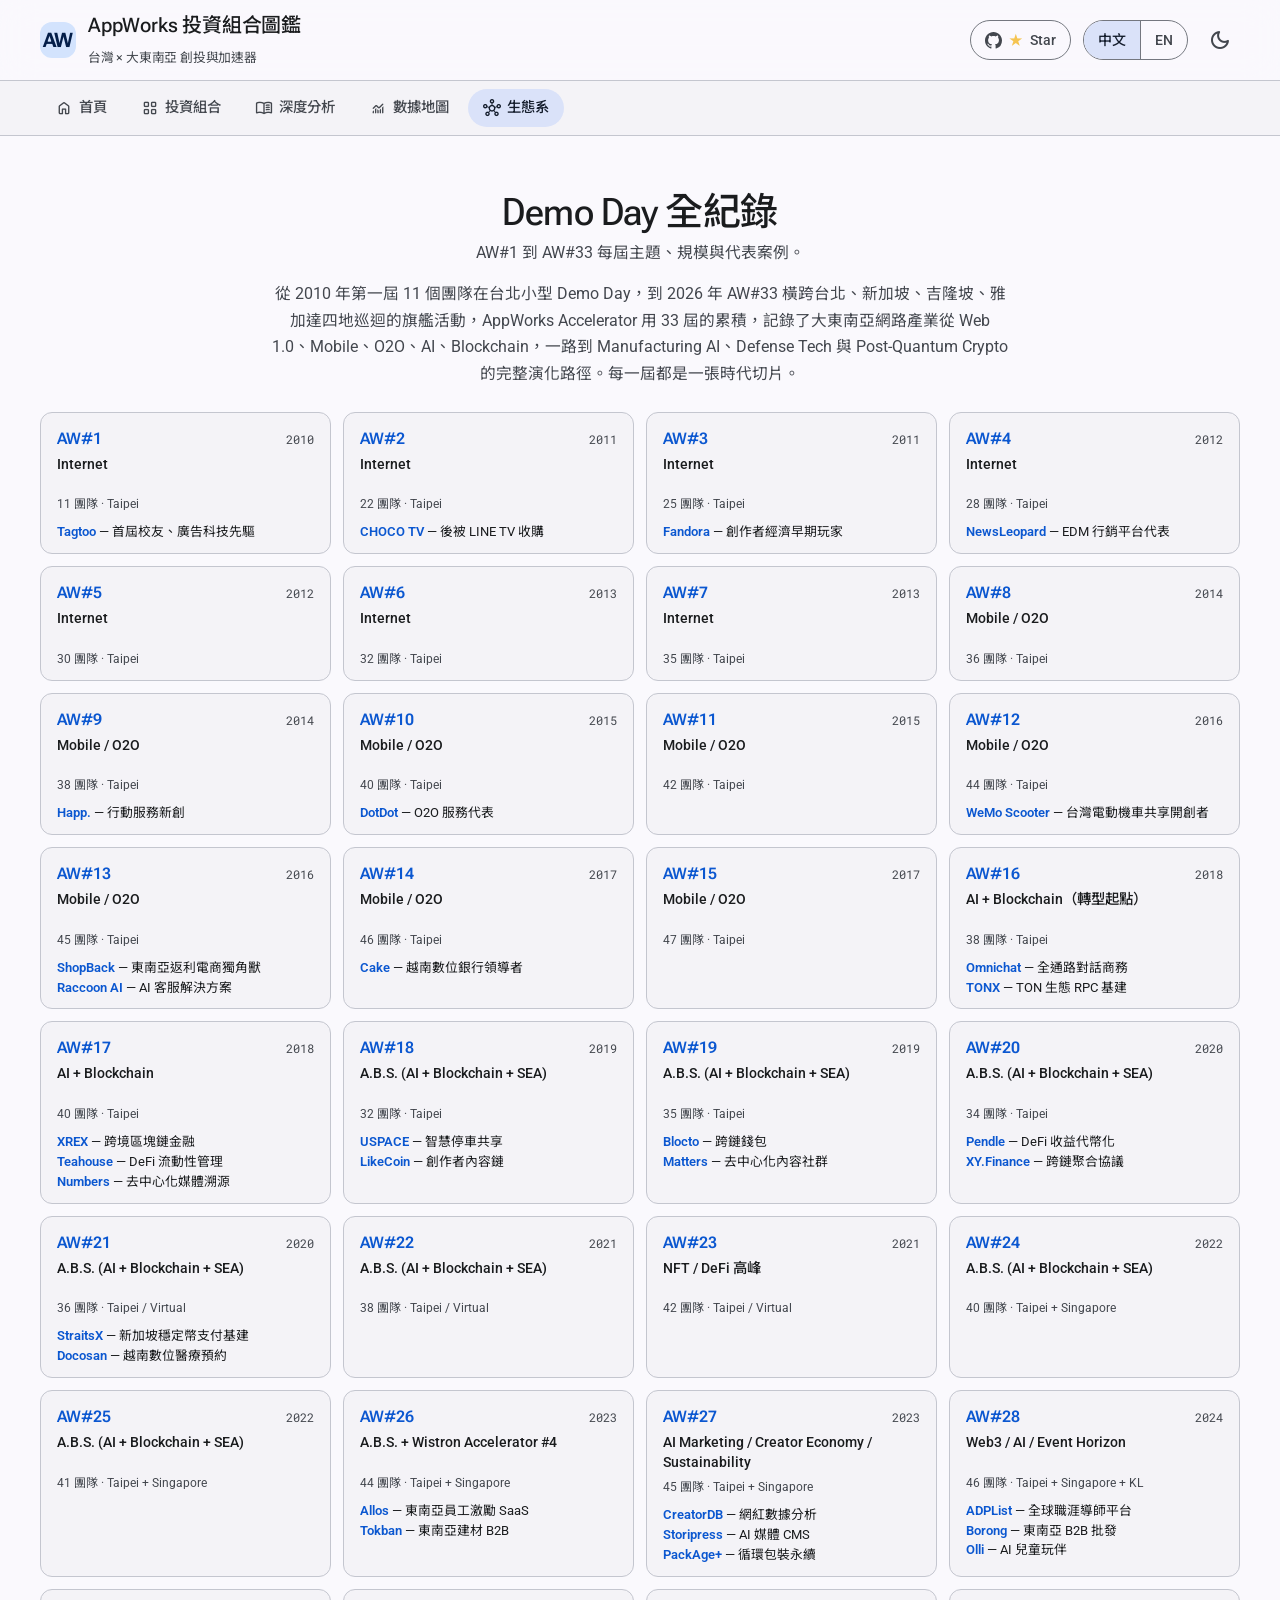
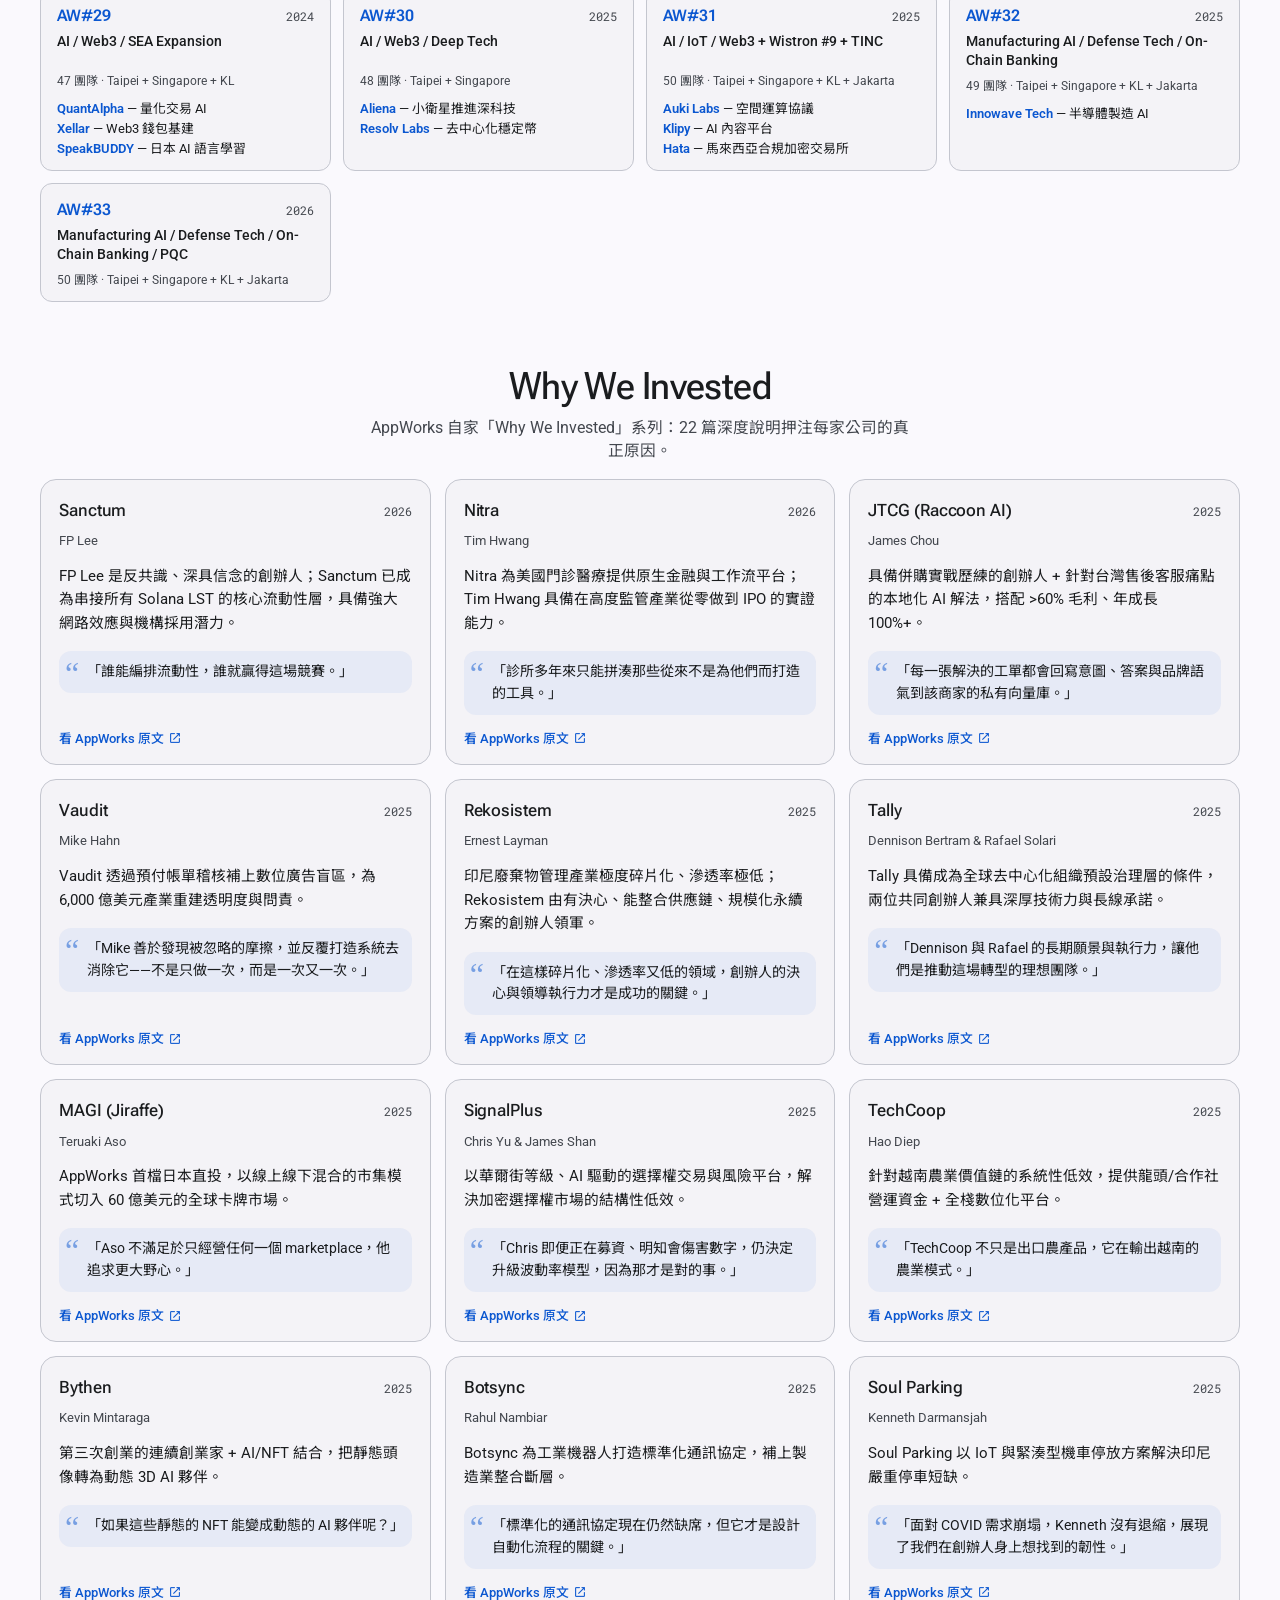
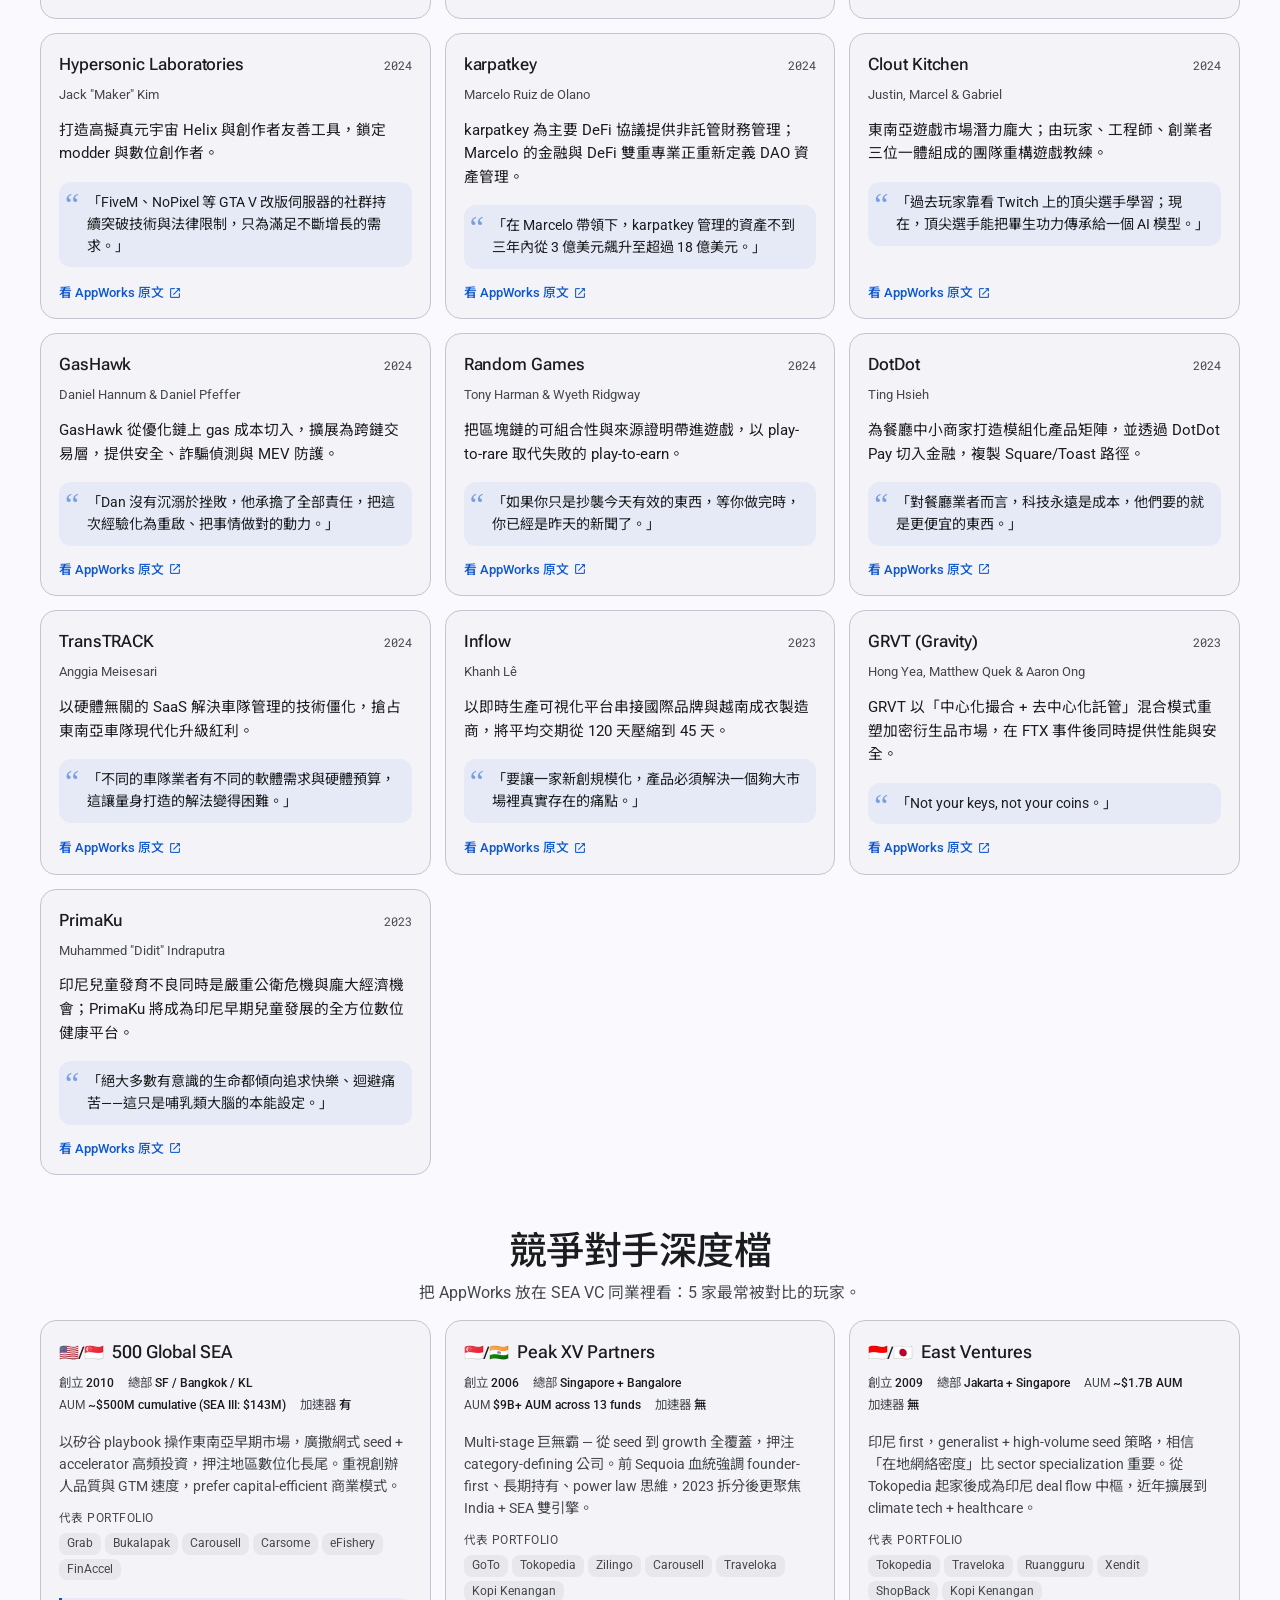
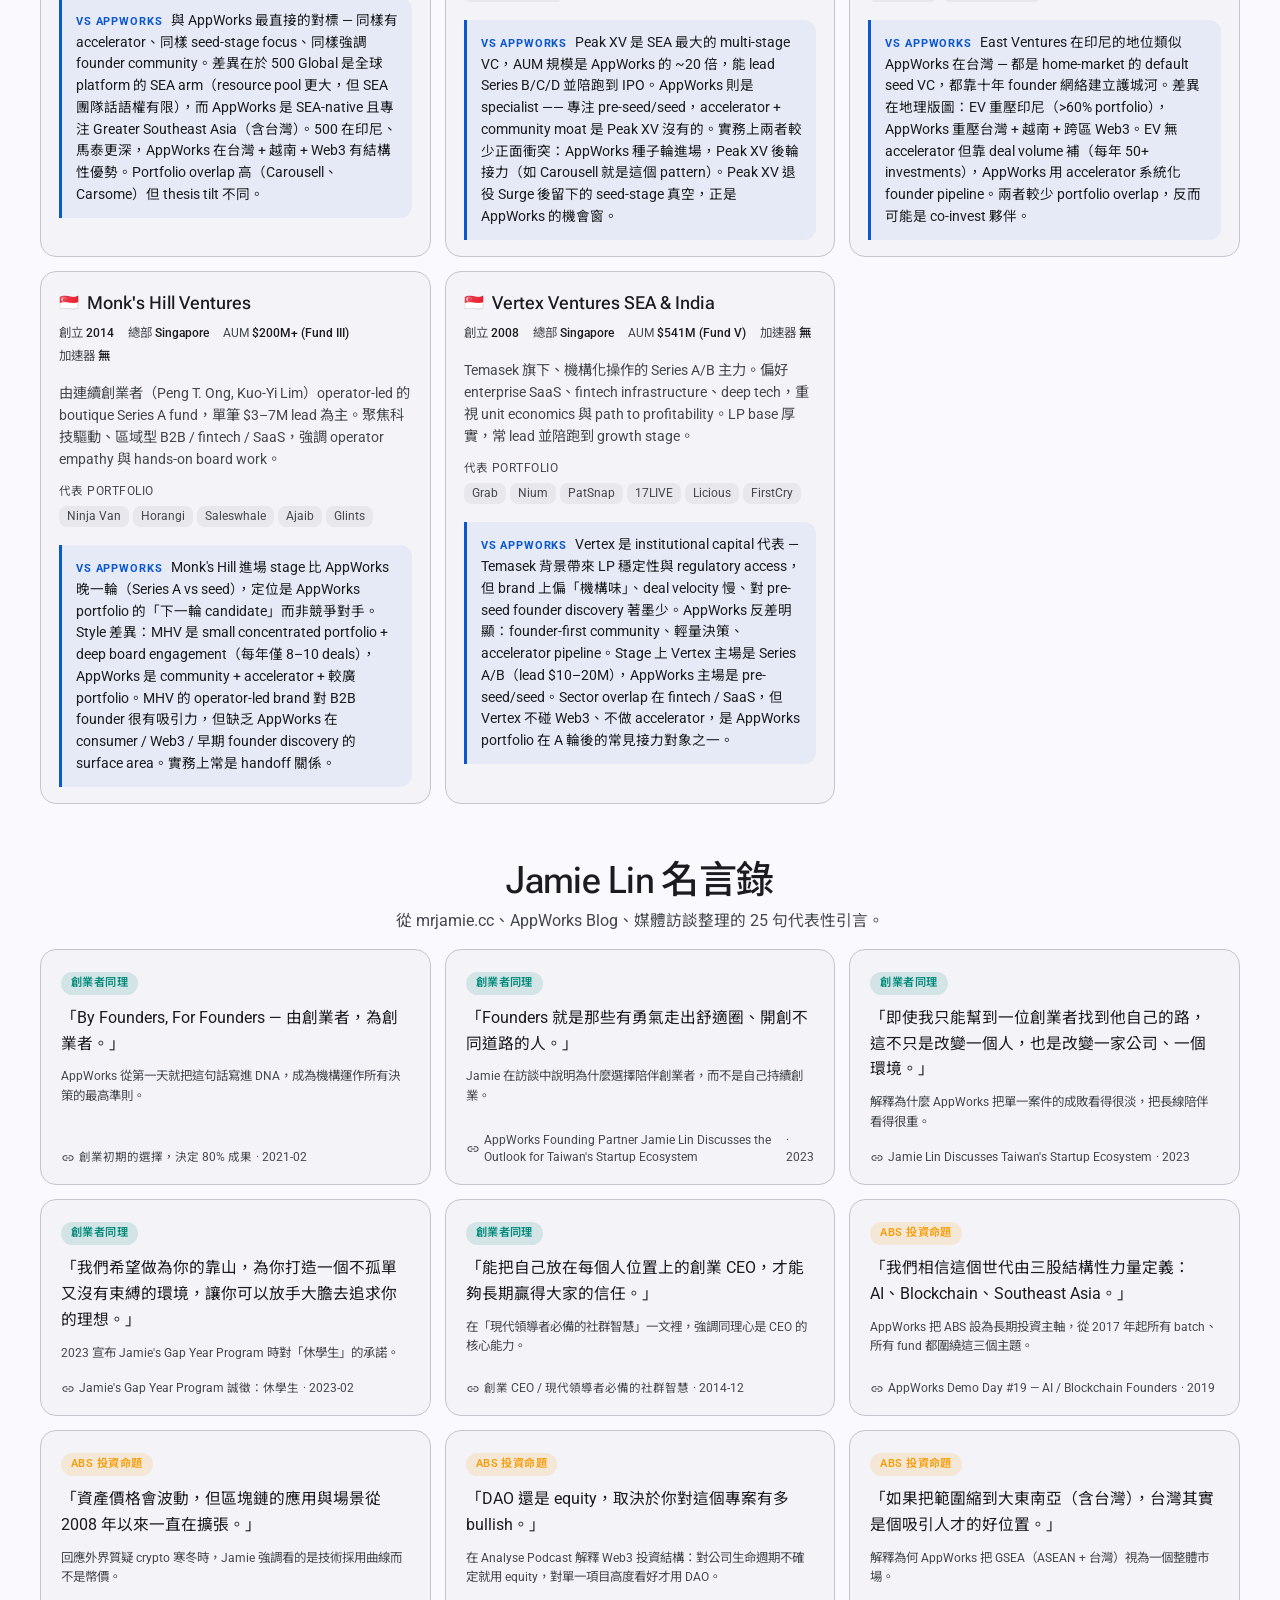
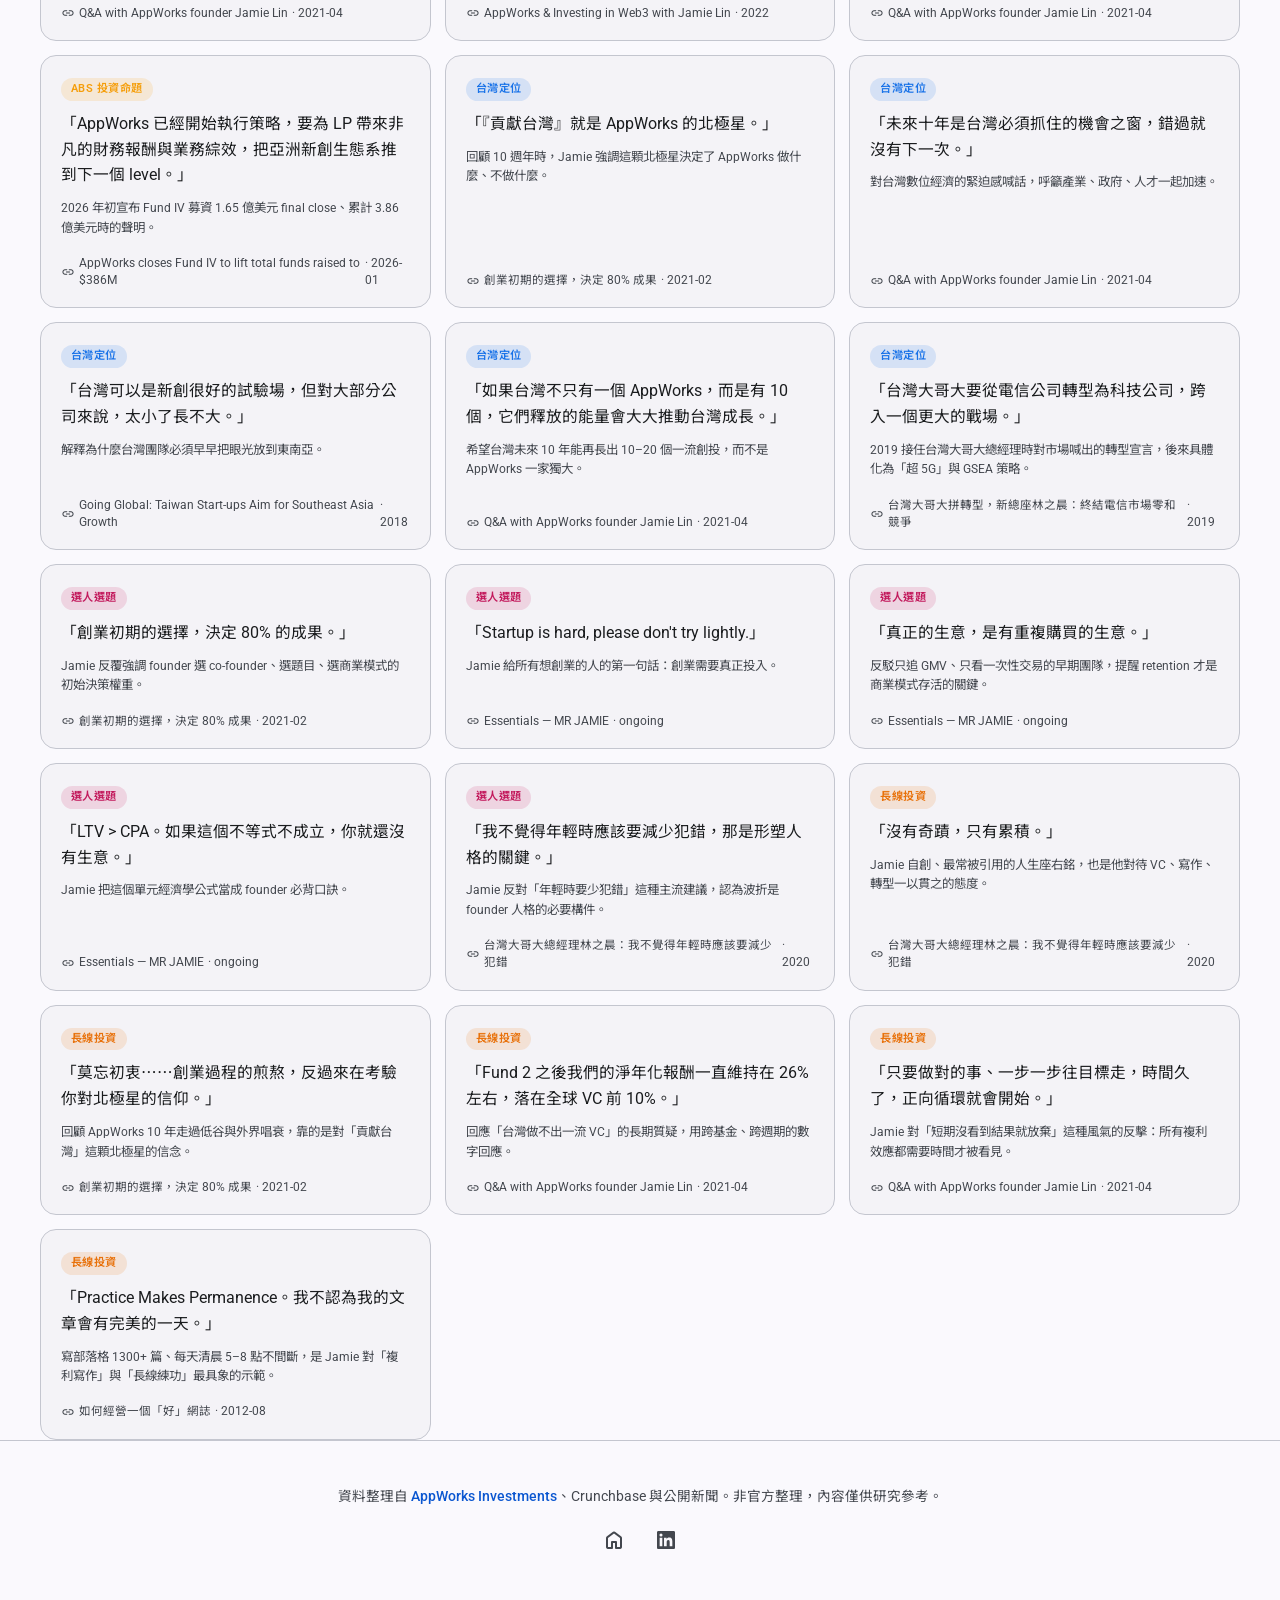
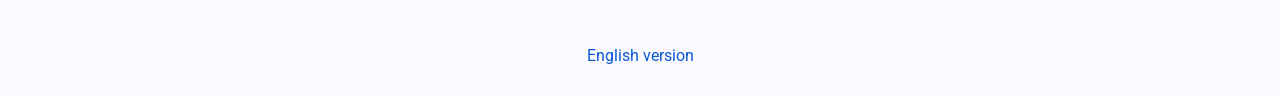
<file: ecosystem.html>
<!doctype html>
<html lang="zh-Hant" data-theme="light">
<head>
  <script async src="https://www.googletagmanager.com/gtag/js?id=G-WN17V7GL48"></script>
  <script>
    window.dataLayer = window.dataLayer || [];
    function gtag(){ dataLayer.push(arguments); }
    gtag('js', new Date());
    gtag('config', 'G-WN17V7GL48');
  </script>

  <meta charset="utf-8" />
  <meta name="viewport" content="width=device-width, initial-scale=1, viewport-fit=cover" />
  <title>生態系：Demo Day · Why We Invested · 競爭對手 · 名言錄 · AppWorks Portfolio Atlas</title>
  <meta name="description" content="AppWorks Demo Day 全紀錄（AW#1–AW#33）、22 篇 Why We Invested 摘要、5 家 SEA VC 競爭對手深度檔，以及 Jamie Lin 名言錄。中英雙語。" />
  <meta name="author" content="Unofficial study companion" />
  <meta name="theme-color" content="#0b57d0" />

  <meta property="og:type" content="article" />
  <meta property="og:title" content="生態系 · AppWorks Portfolio Atlas" />
  <meta property="og:description" content="Demo Day chronicle · 22 Why-We-Invested · 5 SEA-VC competitors · Jamie Lin quotes." />
  <meta property="og:image" content="https://appwork-analysis.peteraim.com/og-image.png" />
  <meta property="og:url" content="https://appwork-analysis.peteraim.com/ecosystem.html" />

  <link rel="canonical" href="https://appwork-analysis.peteraim.com/ecosystem.html" />
  <link rel="alternate" hreflang="zh-Hant" href="https://appwork-analysis.peteraim.com/ecosystem.html" />
  <link rel="alternate" hreflang="en" href="https://appwork-analysis.peteraim.com/en/ecosystem.html" />
  <link rel="alternate" hreflang="x-default" href="https://appwork-analysis.peteraim.com/ecosystem.html" />
  <link rel="manifest" href="./site.webmanifest" />
  <link rel="apple-touch-icon" href="data:image/svg+xml,<svg xmlns='http://www.w3.org/2000/svg' viewBox='0 0 180 180'><rect width='180' height='180' rx='40' fill='%230b57d0'/><text x='90' y='122' font-size='84' text-anchor='middle' fill='white' font-family='sans-serif' font-weight='700'>AW</text></svg>" />

  <link rel="preconnect" href="https://fonts.googleapis.com" />
  <link rel="preconnect" href="https://fonts.gstatic.com" crossorigin />
  <link href="https://fonts.googleapis.com/css2?family=Roboto:wght@400;500;700&family=Roboto+Flex:opsz,wght@8..144,400..700&family=Roboto+Mono:wght@400;500&family=Noto+Sans+TC:wght@400;500;700&display=swap" rel="stylesheet" />
  <link href="https://fonts.googleapis.com/css2?family=Material+Symbols+Rounded:opsz,wght,FILL,GRAD@24,400,0,0&display=swap" rel="stylesheet" />

  <link rel="stylesheet" href="assets/styles.css" />
  <link rel="stylesheet" href="assets/pages.css" />
  <link rel="icon" href="data:image/svg+xml,<svg xmlns='http://www.w3.org/2000/svg' viewBox='0 0 100 100'><rect width='100' height='100' rx='24' fill='%230b57d0'/><text x='50' y='70' font-size='52' text-anchor='middle' fill='white' font-family='sans-serif' font-weight='700'>AW</text></svg>" />
  <meta property="og:image:width" content="1200">
  <meta property="og:image:height" content="630">
  <meta name="twitter:image" content="https://appwork-analysis.peteraim.com/og-image.png">
  <meta name="twitter:card" content="summary_large_image">
</head>
<body>
  <header class="appbar">
    <div class="appbar__brand">
      <span class="brand-mark">AW</span>
      <span>
        <span data-i18n="brand">AppWorks 投資組合圖鑑</span><br />
        <span class="brand-sub" data-i18n="brandSub">台灣 × 大東南亞 創投與加速器</span>
      </span>
    </div>
    <a class="ghstar ripple-host" href="https://github.com/tingwei161803/appwork-analysis" target="_blank" rel="noopener" aria-label="Star this project on GitHub">
      <svg class="ghstar__logo" viewBox="0 0 16 16" aria-hidden="true" fill="currentColor"><path d="M8 0C3.58 0 0 3.58 0 8c0 3.54 2.29 6.53 5.47 7.59.4.07.55-.17.55-.38 0-.19-.01-.82-.01-1.49-2.01.37-2.53-.49-2.69-.94-.09-.23-.48-.94-.82-1.13-.28-.15-.68-.52-.01-.53.63-.01 1.08.58 1.23.82.72 1.21 1.87.87 2.33.66.07-.52.28-.87.51-1.07-1.78-.2-3.64-.89-3.64-3.95 0-.87.31-1.59.82-2.15-.08-.2-.36-1.02.08-2.12 0 0 .67-.21 2.2.82.64-.18 1.32-.27 2-.27.68 0 1.36.09 2 .27 1.53-1.04 2.2-.82 2.2-.82.44 1.1.16 1.92.08 2.12.51.56.82 1.27.82 2.15 0 3.07-1.87 3.75-3.65 3.95.29.25.54.73.54 1.48 0 1.07-.01 1.93-.01 2.2 0 .21.15.46.55.38A8.013 8.013 0 0016 8c0-4.42-3.58-8-8-8z"></path></svg>
      <span class="ghstar__star" aria-hidden="true">★</span>
      <span class="ghstar__text">Star</span>
      <span class="ghstar__count" id="gh-count" hidden></span>
    </a>
    <div class="seg" role="group" aria-label="Language">
      <a id="lang-zh" data-lang="zh" href="/ecosystem.html" hreflang="zh-Hant" lang="zh-Hant" rel="alternate" aria-current="page" aria-label="中文"><span class="lbl">中文</span></a>
      <a id="lang-en" data-lang="en" href="/en/ecosystem.html" hreflang="en" lang="en" rel="alternate" aria-current="false" aria-label="English"><span class="lbl">EN</span></a>
    </div>
    <button class="icon-btn ripple-host" id="theme-toggle" aria-label="Toggle theme" title="切換深淺色">
      <span class="material-symbols-rounded" id="theme-icon">dark_mode</span>
    </button>
  </header>

  <nav class="appnav" aria-label="Sections">
    <div class="appnav__inner">
      <a href="index.html"><span class="material-symbols-rounded">home</span><span data-i18n="pgHome">首頁</span></a>
      <a href="portfolio.html"><span class="material-symbols-rounded">grid_view</span><span data-i18n="pgPortfolio">投資組合</span></a>
      <a href="analysis.html"><span class="material-symbols-rounded">menu_book</span><span data-i18n="pgAnalysis">深度分析</span></a>
      <a href="insights.html"><span class="material-symbols-rounded">monitoring</span><span data-i18n="pgInsights">數據地圖</span></a>
      <a href="ecosystem.html" aria-current="page"><span class="material-symbols-rounded">hub</span><span data-i18n="pgEcosystem">生態系</span></a>
    </div>
  </nav>

  <main>
<section class="demo-day" id="demo-day" aria-labelledby="demo-day-heading">
    <header class="section-head">
      <h2 id="demo-day-heading" data-i18n="demoDayTitle">Demo Day 全紀錄</h2>
      <p data-i18n="demoDaySub">AW#1 到 AW#33 每屆主題、規模與代表案例。</p>
    </header>
    <div class="demo-day-intro" id="demo-day-intro">從 2010 年第一屆 11 個團隊在台北小型 Demo Day，到 2026 年 AW#33 橫跨台北、新加坡、吉隆坡、雅加達四地巡迴的旗艦活動，AppWorks Accelerator 用 33 屆的累積，記錄了大東南亞網路產業從 Web 1.0、Mobile、O2O、AI、Blockchain，一路到 Manufacturing AI、Defense Tech 與 Post-Quantum Crypto 的完整演化路徑。每一屆都是一張時代切片。</div>
    <div class="demo-day-grid" id="demo-day-grid">
      <div class="dd-card">
        <div class="dd-card__head">
          <span class="dd-card__batch">AW#1</span>
          <span class="dd-card__year">2010</span>
        </div>
        <div class="dd-card__theme">Internet</div>
        <div class="dd-card__meta">11 團隊 · Taipei</div>
        <div class="dd-card__highlights"><div class="dd-card__hl"><b>Tagtoo</b> — 首屆校友、廣告科技先驅</div></div>
      </div>
    
      <div class="dd-card">
        <div class="dd-card__head">
          <span class="dd-card__batch">AW#2</span>
          <span class="dd-card__year">2011</span>
        </div>
        <div class="dd-card__theme">Internet</div>
        <div class="dd-card__meta">22 團隊 · Taipei</div>
        <div class="dd-card__highlights"><div class="dd-card__hl"><b>CHOCO TV</b> — 後被 LINE TV 收購</div></div>
      </div>
    
      <div class="dd-card">
        <div class="dd-card__head">
          <span class="dd-card__batch">AW#3</span>
          <span class="dd-card__year">2011</span>
        </div>
        <div class="dd-card__theme">Internet</div>
        <div class="dd-card__meta">25 團隊 · Taipei</div>
        <div class="dd-card__highlights"><div class="dd-card__hl"><b>Fandora</b> — 創作者經濟早期玩家</div></div>
      </div>
    
      <div class="dd-card">
        <div class="dd-card__head">
          <span class="dd-card__batch">AW#4</span>
          <span class="dd-card__year">2012</span>
        </div>
        <div class="dd-card__theme">Internet</div>
        <div class="dd-card__meta">28 團隊 · Taipei</div>
        <div class="dd-card__highlights"><div class="dd-card__hl"><b>NewsLeopard</b> — EDM 行銷平台代表</div></div>
      </div>
    
      <div class="dd-card">
        <div class="dd-card__head">
          <span class="dd-card__batch">AW#5</span>
          <span class="dd-card__year">2012</span>
        </div>
        <div class="dd-card__theme">Internet</div>
        <div class="dd-card__meta">30 團隊 · Taipei</div>
        
      </div>
    
      <div class="dd-card">
        <div class="dd-card__head">
          <span class="dd-card__batch">AW#6</span>
          <span class="dd-card__year">2013</span>
        </div>
        <div class="dd-card__theme">Internet</div>
        <div class="dd-card__meta">32 團隊 · Taipei</div>
        
      </div>
    
      <div class="dd-card">
        <div class="dd-card__head">
          <span class="dd-card__batch">AW#7</span>
          <span class="dd-card__year">2013</span>
        </div>
        <div class="dd-card__theme">Internet</div>
        <div class="dd-card__meta">35 團隊 · Taipei</div>
        
      </div>
    
      <div class="dd-card">
        <div class="dd-card__head">
          <span class="dd-card__batch">AW#8</span>
          <span class="dd-card__year">2014</span>
        </div>
        <div class="dd-card__theme">Mobile / O2O</div>
        <div class="dd-card__meta">36 團隊 · Taipei</div>
        
      </div>
    
      <div class="dd-card">
        <div class="dd-card__head">
          <span class="dd-card__batch">AW#9</span>
          <span class="dd-card__year">2014</span>
        </div>
        <div class="dd-card__theme">Mobile / O2O</div>
        <div class="dd-card__meta">38 團隊 · Taipei</div>
        <div class="dd-card__highlights"><div class="dd-card__hl"><b>Happ.</b> — 行動服務新創</div></div>
      </div>
    
      <div class="dd-card">
        <div class="dd-card__head">
          <span class="dd-card__batch">AW#10</span>
          <span class="dd-card__year">2015</span>
        </div>
        <div class="dd-card__theme">Mobile / O2O</div>
        <div class="dd-card__meta">40 團隊 · Taipei</div>
        <div class="dd-card__highlights"><div class="dd-card__hl"><b>DotDot</b> — O2O 服務代表</div></div>
      </div>
    
      <div class="dd-card">
        <div class="dd-card__head">
          <span class="dd-card__batch">AW#11</span>
          <span class="dd-card__year">2015</span>
        </div>
        <div class="dd-card__theme">Mobile / O2O</div>
        <div class="dd-card__meta">42 團隊 · Taipei</div>
        
      </div>
    
      <div class="dd-card">
        <div class="dd-card__head">
          <span class="dd-card__batch">AW#12</span>
          <span class="dd-card__year">2016</span>
        </div>
        <div class="dd-card__theme">Mobile / O2O</div>
        <div class="dd-card__meta">44 團隊 · Taipei</div>
        <div class="dd-card__highlights"><div class="dd-card__hl"><b>WeMo Scooter</b> — 台灣電動機車共享開創者</div></div>
      </div>
    
      <div class="dd-card">
        <div class="dd-card__head">
          <span class="dd-card__batch">AW#13</span>
          <span class="dd-card__year">2016</span>
        </div>
        <div class="dd-card__theme">Mobile / O2O</div>
        <div class="dd-card__meta">45 團隊 · Taipei</div>
        <div class="dd-card__highlights"><div class="dd-card__hl"><b>ShopBack</b> — 東南亞返利電商獨角獸</div><div class="dd-card__hl"><b>Raccoon AI</b> — AI 客服解決方案</div></div>
      </div>
    
      <div class="dd-card">
        <div class="dd-card__head">
          <span class="dd-card__batch">AW#14</span>
          <span class="dd-card__year">2017</span>
        </div>
        <div class="dd-card__theme">Mobile / O2O</div>
        <div class="dd-card__meta">46 團隊 · Taipei</div>
        <div class="dd-card__highlights"><div class="dd-card__hl"><b>Cake</b> — 越南數位銀行領導者</div></div>
      </div>
    
      <div class="dd-card">
        <div class="dd-card__head">
          <span class="dd-card__batch">AW#15</span>
          <span class="dd-card__year">2017</span>
        </div>
        <div class="dd-card__theme">Mobile / O2O</div>
        <div class="dd-card__meta">47 團隊 · Taipei</div>
        
      </div>
    
      <div class="dd-card">
        <div class="dd-card__head">
          <span class="dd-card__batch">AW#16</span>
          <span class="dd-card__year">2018</span>
        </div>
        <div class="dd-card__theme">AI + Blockchain（轉型起點）</div>
        <div class="dd-card__meta">38 團隊 · Taipei</div>
        <div class="dd-card__highlights"><div class="dd-card__hl"><b>Omnichat</b> — 全通路對話商務</div><div class="dd-card__hl"><b>TONX</b> — TON 生態 RPC 基建</div></div>
      </div>
    
      <div class="dd-card">
        <div class="dd-card__head">
          <span class="dd-card__batch">AW#17</span>
          <span class="dd-card__year">2018</span>
        </div>
        <div class="dd-card__theme">AI + Blockchain</div>
        <div class="dd-card__meta">40 團隊 · Taipei</div>
        <div class="dd-card__highlights"><div class="dd-card__hl"><b>XREX</b> — 跨境區塊鏈金融</div><div class="dd-card__hl"><b>Teahouse</b> — DeFi 流動性管理</div><div class="dd-card__hl"><b>Numbers</b> — 去中心化媒體溯源</div></div>
      </div>
    
      <div class="dd-card">
        <div class="dd-card__head">
          <span class="dd-card__batch">AW#18</span>
          <span class="dd-card__year">2019</span>
        </div>
        <div class="dd-card__theme">A.B.S. (AI + Blockchain + SEA)</div>
        <div class="dd-card__meta">32 團隊 · Taipei</div>
        <div class="dd-card__highlights"><div class="dd-card__hl"><b>USPACE</b> — 智慧停車共享</div><div class="dd-card__hl"><b>LikeCoin</b> — 創作者內容鏈</div></div>
      </div>
    
      <div class="dd-card">
        <div class="dd-card__head">
          <span class="dd-card__batch">AW#19</span>
          <span class="dd-card__year">2019</span>
        </div>
        <div class="dd-card__theme">A.B.S. (AI + Blockchain + SEA)</div>
        <div class="dd-card__meta">35 團隊 · Taipei</div>
        <div class="dd-card__highlights"><div class="dd-card__hl"><b>Blocto</b> — 跨鏈錢包</div><div class="dd-card__hl"><b>Matters</b> — 去中心化內容社群</div></div>
      </div>
    
      <div class="dd-card">
        <div class="dd-card__head">
          <span class="dd-card__batch">AW#20</span>
          <span class="dd-card__year">2020</span>
        </div>
        <div class="dd-card__theme">A.B.S. (AI + Blockchain + SEA)</div>
        <div class="dd-card__meta">34 團隊 · Taipei</div>
        <div class="dd-card__highlights"><div class="dd-card__hl"><b>Pendle</b> — DeFi 收益代幣化</div><div class="dd-card__hl"><b>XY.Finance</b> — 跨鏈聚合協議</div></div>
      </div>
    
      <div class="dd-card">
        <div class="dd-card__head">
          <span class="dd-card__batch">AW#21</span>
          <span class="dd-card__year">2020</span>
        </div>
        <div class="dd-card__theme">A.B.S. (AI + Blockchain + SEA)</div>
        <div class="dd-card__meta">36 團隊 · Taipei / Virtual</div>
        <div class="dd-card__highlights"><div class="dd-card__hl"><b>StraitsX</b> — 新加坡穩定幣支付基建</div><div class="dd-card__hl"><b>Docosan</b> — 越南數位醫療預約</div></div>
      </div>
    
      <div class="dd-card">
        <div class="dd-card__head">
          <span class="dd-card__batch">AW#22</span>
          <span class="dd-card__year">2021</span>
        </div>
        <div class="dd-card__theme">A.B.S. (AI + Blockchain + SEA)</div>
        <div class="dd-card__meta">38 團隊 · Taipei / Virtual</div>
        
      </div>
    
      <div class="dd-card">
        <div class="dd-card__head">
          <span class="dd-card__batch">AW#23</span>
          <span class="dd-card__year">2021</span>
        </div>
        <div class="dd-card__theme">NFT / DeFi 高峰</div>
        <div class="dd-card__meta">42 團隊 · Taipei / Virtual</div>
        
      </div>
    
      <div class="dd-card">
        <div class="dd-card__head">
          <span class="dd-card__batch">AW#24</span>
          <span class="dd-card__year">2022</span>
        </div>
        <div class="dd-card__theme">A.B.S. (AI + Blockchain + SEA)</div>
        <div class="dd-card__meta">40 團隊 · Taipei + Singapore</div>
        
      </div>
    
      <div class="dd-card">
        <div class="dd-card__head">
          <span class="dd-card__batch">AW#25</span>
          <span class="dd-card__year">2022</span>
        </div>
        <div class="dd-card__theme">A.B.S. (AI + Blockchain + SEA)</div>
        <div class="dd-card__meta">41 團隊 · Taipei + Singapore</div>
        
      </div>
    
      <div class="dd-card">
        <div class="dd-card__head">
          <span class="dd-card__batch">AW#26</span>
          <span class="dd-card__year">2023</span>
        </div>
        <div class="dd-card__theme">A.B.S. + Wistron Accelerator #4</div>
        <div class="dd-card__meta">44 團隊 · Taipei + Singapore</div>
        <div class="dd-card__highlights"><div class="dd-card__hl"><b>Allos</b> — 東南亞員工激勵 SaaS</div><div class="dd-card__hl"><b>Tokban</b> — 東南亞建材 B2B</div></div>
      </div>
    
      <div class="dd-card">
        <div class="dd-card__head">
          <span class="dd-card__batch">AW#27</span>
          <span class="dd-card__year">2023</span>
        </div>
        <div class="dd-card__theme">AI Marketing / Creator Economy / Sustainability</div>
        <div class="dd-card__meta">45 團隊 · Taipei + Singapore</div>
        <div class="dd-card__highlights"><div class="dd-card__hl"><b>CreatorDB</b> — 網紅數據分析</div><div class="dd-card__hl"><b>Storipress</b> — AI 媒體 CMS</div><div class="dd-card__hl"><b>PackAge+</b> — 循環包裝永續</div></div>
      </div>
    
      <div class="dd-card">
        <div class="dd-card__head">
          <span class="dd-card__batch">AW#28</span>
          <span class="dd-card__year">2024</span>
        </div>
        <div class="dd-card__theme">Web3 / AI / Event Horizon</div>
        <div class="dd-card__meta">46 團隊 · Taipei + Singapore + KL</div>
        <div class="dd-card__highlights"><div class="dd-card__hl"><b>ADPList</b> — 全球職涯導師平台</div><div class="dd-card__hl"><b>Borong</b> — 東南亞 B2B 批發</div><div class="dd-card__hl"><b>Olli</b> — AI 兒童玩伴</div></div>
      </div>
    
      <div class="dd-card">
        <div class="dd-card__head">
          <span class="dd-card__batch">AW#29</span>
          <span class="dd-card__year">2024</span>
        </div>
        <div class="dd-card__theme">AI / Web3 / SEA Expansion</div>
        <div class="dd-card__meta">47 團隊 · Taipei + Singapore + KL</div>
        <div class="dd-card__highlights"><div class="dd-card__hl"><b>QuantAlpha</b> — 量化交易 AI</div><div class="dd-card__hl"><b>Xellar</b> — Web3 錢包基建</div><div class="dd-card__hl"><b>SpeakBUDDY</b> — 日本 AI 語言學習</div></div>
      </div>
    
      <div class="dd-card">
        <div class="dd-card__head">
          <span class="dd-card__batch">AW#30</span>
          <span class="dd-card__year">2025</span>
        </div>
        <div class="dd-card__theme">AI / Web3 / Deep Tech</div>
        <div class="dd-card__meta">48 團隊 · Taipei + Singapore</div>
        <div class="dd-card__highlights"><div class="dd-card__hl"><b>Aliena</b> — 小衛星推進深科技</div><div class="dd-card__hl"><b>Resolv Labs</b> — 去中心化穩定幣</div></div>
      </div>
    
      <div class="dd-card">
        <div class="dd-card__head">
          <span class="dd-card__batch">AW#31</span>
          <span class="dd-card__year">2025</span>
        </div>
        <div class="dd-card__theme">AI / IoT / Web3 + Wistron #9 + TINC</div>
        <div class="dd-card__meta">50 團隊 · Taipei + Singapore + KL + Jakarta</div>
        <div class="dd-card__highlights"><div class="dd-card__hl"><b>Auki Labs</b> — 空間運算協議</div><div class="dd-card__hl"><b>Klipy</b> — AI 內容平台</div><div class="dd-card__hl"><b>Hata</b> — 馬來西亞合規加密交易所</div></div>
      </div>
    
      <div class="dd-card">
        <div class="dd-card__head">
          <span class="dd-card__batch">AW#32</span>
          <span class="dd-card__year">2025</span>
        </div>
        <div class="dd-card__theme">Manufacturing AI / Defense Tech / On-Chain Banking</div>
        <div class="dd-card__meta">49 團隊 · Taipei + Singapore + KL + Jakarta</div>
        <div class="dd-card__highlights"><div class="dd-card__hl"><b>Innowave Tech</b> — 半導體製造 AI</div></div>
      </div>
    
      <div class="dd-card">
        <div class="dd-card__head">
          <span class="dd-card__batch">AW#33</span>
          <span class="dd-card__year">2026</span>
        </div>
        <div class="dd-card__theme">Manufacturing AI / Defense Tech / On-Chain Banking / PQC</div>
        <div class="dd-card__meta">50 團隊 · Taipei + Singapore + KL + Jakarta</div>
        
      </div>
    </div>
  </section>

  <section class="why-invested" id="why-invested" aria-labelledby="why-invested-heading">
    <header class="section-head">
      <h2 id="why-invested-heading" data-i18n="whyInvestedTitle">Why We Invested</h2>
      <p data-i18n="whyInvestedSub">AppWorks 自家「Why We Invested」系列：22 篇深度說明押注每家公司的真正原因。</p>
    </header>
    <div class="why-grid" id="why-grid">
      <div class="why-card">
        <div class="why-card__head">
          <h3>Sanctum</h3>
          <span class="why-year">2026</span>
        </div>
        <p class="why-card__founder">FP Lee</p>
        <p class="why-card__thesis">FP Lee 是反共識、深具信念的創辦人；Sanctum 已成為串接所有 Solana LST 的核心流動性層，具備強大網路效應與機構採用潛力。</p>
        <div class="why-card__quote">「誰能編排流動性，誰就贏得這場競賽。」</div>
        <a class="why-card__link" href="https://appworks.tw/why-we-invested-fp-lee-co-founder-ceo-of-sanctum/" target="_blank" rel="noopener">看 AppWorks 原文 <span class="material-symbols-rounded">open_in_new</span></a>
      </div>
    
      <div class="why-card">
        <div class="why-card__head">
          <h3>Nitra</h3>
          <span class="why-year">2026</span>
        </div>
        <p class="why-card__founder">Tim Hwang</p>
        <p class="why-card__thesis">Nitra 為美國門診醫療提供原生金融與工作流平台；Tim Hwang 具備在高度監管產業從零做到 IPO 的實證能力。</p>
        <div class="why-card__quote">「診所多年來只能拼湊那些從來不是為他們而打造的工具。」</div>
        <a class="why-card__link" href="https://appworks.tw/why-we-invested-tim-hwang-co-founder-ceo-of-nitra/" target="_blank" rel="noopener">看 AppWorks 原文 <span class="material-symbols-rounded">open_in_new</span></a>
      </div>
    
      <div class="why-card">
        <div class="why-card__head">
          <h3>JTCG (Raccoon AI)</h3>
          <span class="why-year">2025</span>
        </div>
        <p class="why-card__founder">James Chou</p>
        <p class="why-card__thesis">具備併購實戰歷練的創辦人 + 針對台灣售後客服痛點的本地化 AI 解法，搭配 &gt;60% 毛利、年成長 100%+。</p>
        <div class="why-card__quote">「每一張解決的工單都會回寫意圖、答案與品牌語氣到該商家的私有向量庫。」</div>
        <a class="why-card__link" href="https://appworks.tw/why-we-invested-james-chou-founders-of-jtcg-appworks-13/" target="_blank" rel="noopener">看 AppWorks 原文 <span class="material-symbols-rounded">open_in_new</span></a>
      </div>
    
      <div class="why-card">
        <div class="why-card__head">
          <h3>Vaudit</h3>
          <span class="why-year">2025</span>
        </div>
        <p class="why-card__founder">Mike Hahn</p>
        <p class="why-card__thesis">Vaudit 透過預付帳單稽核補上數位廣告盲區，為 6,000 億美元產業重建透明度與問責。</p>
        <div class="why-card__quote">「Mike 善於發現被忽略的摩擦，並反覆打造系統去消除它——不是只做一次，而是一次又一次。」</div>
        <a class="why-card__link" href="https://appworks.tw/why-we-invested-mike-hahn-founder-ceo-of-vaudit/" target="_blank" rel="noopener">看 AppWorks 原文 <span class="material-symbols-rounded">open_in_new</span></a>
      </div>
    
      <div class="why-card">
        <div class="why-card__head">
          <h3>Rekosistem</h3>
          <span class="why-year">2025</span>
        </div>
        <p class="why-card__founder">Ernest Layman</p>
        <p class="why-card__thesis">印尼廢棄物管理產業極度碎片化、滲透率極低；Rekosistem 由有決心、能整合供應鏈、規模化永續方案的創辦人領軍。</p>
        <div class="why-card__quote">「在這樣碎片化、滲透率又低的領域，創辦人的決心與領導執行力才是成功的關鍵。」</div>
        <a class="why-card__link" href="https://appworks.tw/why-we-invested-ernest-layman-co-founder-and-ceo-of-rekosistem/" target="_blank" rel="noopener">看 AppWorks 原文 <span class="material-symbols-rounded">open_in_new</span></a>
      </div>
    
      <div class="why-card">
        <div class="why-card__head">
          <h3>Tally</h3>
          <span class="why-year">2025</span>
        </div>
        <p class="why-card__founder">Dennison Bertram &amp; Rafael Solari</p>
        <p class="why-card__thesis">Tally 具備成為全球去中心化組織預設治理層的條件，兩位共同創辦人兼具深厚技術力與長線承諾。</p>
        <div class="why-card__quote">「Dennison 與 Rafael 的長期願景與執行力，讓他們是推動這場轉型的理想團隊。」</div>
        <a class="why-card__link" href="https://appworks.tw/why-we-invested-dennison-bertram-and-rafael-solari-the-co-founders-of-tally/" target="_blank" rel="noopener">看 AppWorks 原文 <span class="material-symbols-rounded">open_in_new</span></a>
      </div>
    
      <div class="why-card">
        <div class="why-card__head">
          <h3>MAGI (Jiraffe)</h3>
          <span class="why-year">2025</span>
        </div>
        <p class="why-card__founder">Teruaki Aso</p>
        <p class="why-card__thesis">AppWorks 首檔日本直投，以線上線下混合的市集模式切入 60 億美元的全球卡牌市場。</p>
        <div class="why-card__quote">「Aso 不滿足於只經營任何一個 marketplace，他追求更大野心。」</div>
        <a class="why-card__link" href="https://appworks.tw/why-we-invested-teruaki-aso-founder-ceo-of-jiraffe-magi/" target="_blank" rel="noopener">看 AppWorks 原文 <span class="material-symbols-rounded">open_in_new</span></a>
      </div>
    
      <div class="why-card">
        <div class="why-card__head">
          <h3>SignalPlus</h3>
          <span class="why-year">2025</span>
        </div>
        <p class="why-card__founder">Chris Yu &amp; James Shan</p>
        <p class="why-card__thesis">以華爾街等級、AI 驅動的選擇權交易與風險平台，解決加密選擇權市場的結構性低效。</p>
        <div class="why-card__quote">「Chris 即便正在募資、明知會傷害數字，仍決定升級波動率模型，因為那才是對的事。」</div>
        <a class="why-card__link" href="https://appworks.tw/why-we-invested-chris-yu-and-james-shan-co-founders-of-signalplus/" target="_blank" rel="noopener">看 AppWorks 原文 <span class="material-symbols-rounded">open_in_new</span></a>
      </div>
    
      <div class="why-card">
        <div class="why-card__head">
          <h3>TechCoop</h3>
          <span class="why-year">2025</span>
        </div>
        <p class="why-card__founder">Hao Diep</p>
        <p class="why-card__thesis">針對越南農業價值鏈的系統性低效，提供龍頭/合作社營運資金 + 全棧數位化平台。</p>
        <div class="why-card__quote">「TechCoop 不只是出口農產品，它在輸出越南的農業模式。」</div>
        <a class="why-card__link" href="https://appworks.tw/why-we-invested-hao-diep-co-founder-ceo-of-techcoop/" target="_blank" rel="noopener">看 AppWorks 原文 <span class="material-symbols-rounded">open_in_new</span></a>
      </div>
    
      <div class="why-card">
        <div class="why-card__head">
          <h3>Bythen</h3>
          <span class="why-year">2025</span>
        </div>
        <p class="why-card__founder">Kevin Mintaraga</p>
        <p class="why-card__thesis">第三次創業的連續創業家 + AI/NFT 結合，把靜態頭像轉為動態 3D AI 夥伴。</p>
        <div class="why-card__quote">「如果這些靜態的 NFT 能變成動態的 AI 夥伴呢？」</div>
        <a class="why-card__link" href="https://appworks.tw/why-we-invested-kevin-mintaraga/" target="_blank" rel="noopener">看 AppWorks 原文 <span class="material-symbols-rounded">open_in_new</span></a>
      </div>
    
      <div class="why-card">
        <div class="why-card__head">
          <h3>Botsync</h3>
          <span class="why-year">2025</span>
        </div>
        <p class="why-card__founder">Rahul Nambiar</p>
        <p class="why-card__thesis">Botsync 為工業機器人打造標準化通訊協定，補上製造業整合斷層。</p>
        <div class="why-card__quote">「標準化的通訊協定現在仍然缺席，但它才是設計自動化流程的關鍵。」</div>
        <a class="why-card__link" href="https://appworks.tw/why-we-invested-in-rahul-nambiar-the-founder-of-botsync/" target="_blank" rel="noopener">看 AppWorks 原文 <span class="material-symbols-rounded">open_in_new</span></a>
      </div>
    
      <div class="why-card">
        <div class="why-card__head">
          <h3>Soul Parking</h3>
          <span class="why-year">2025</span>
        </div>
        <p class="why-card__founder">Kenneth Darmansjah</p>
        <p class="why-card__thesis">Soul Parking 以 IoT 與緊湊型機車停放方案解決印尼嚴重停車短缺。</p>
        <div class="why-card__quote">「面對 COVID 需求崩塌，Kenneth 沒有退縮，展現了我們在創辦人身上想找到的韌性。」</div>
        <a class="why-card__link" href="https://appworks.tw/why-we-invested-kenneth-darmansjah-co-founder-ceo-of-soul-parking/" target="_blank" rel="noopener">看 AppWorks 原文 <span class="material-symbols-rounded">open_in_new</span></a>
      </div>
    
      <div class="why-card">
        <div class="why-card__head">
          <h3>Hypersonic Laboratories</h3>
          <span class="why-year">2024</span>
        </div>
        <p class="why-card__founder">Jack "Maker" Kim</p>
        <p class="why-card__thesis">打造高擬真元宇宙 Helix 與創作者友善工具，鎖定 modder 與數位創作者。</p>
        <div class="why-card__quote">「FiveM、NoPixel 等 GTA V 改版伺服器的社群持續突破技術與法律限制，只為滿足不斷增長的需求。」</div>
        <a class="why-card__link" href="https://appworks.tw/why-we-invested-jack-maker-kim-the-founder-of-hypersonic-laboratories/" target="_blank" rel="noopener">看 AppWorks 原文 <span class="material-symbols-rounded">open_in_new</span></a>
      </div>
    
      <div class="why-card">
        <div class="why-card__head">
          <h3>karpatkey</h3>
          <span class="why-year">2024</span>
        </div>
        <p class="why-card__founder">Marcelo Ruiz de Olano</p>
        <p class="why-card__thesis">karpatkey 為主要 DeFi 協議提供非託管財務管理；Marcelo 的金融與 DeFi 雙重專業正重新定義 DAO 資產管理。</p>
        <div class="why-card__quote">「在 Marcelo 帶領下，karpatkey 管理的資產不到三年內從 3 億美元飆升至超過 18 億美元。」</div>
        <a class="why-card__link" href="https://appworks.tw/why-we-invested-marcelo-ruiz-de-olano-the-visionary-behind-karpatkey/" target="_blank" rel="noopener">看 AppWorks 原文 <span class="material-symbols-rounded">open_in_new</span></a>
      </div>
    
      <div class="why-card">
        <div class="why-card__head">
          <h3>Clout Kitchen</h3>
          <span class="why-year">2024</span>
        </div>
        <p class="why-card__founder">Justin, Marcel &amp; Gabriel</p>
        <p class="why-card__thesis">東南亞遊戲市場潛力龐大；由玩家、工程師、創業者三位一體組成的團隊重構遊戲教練。</p>
        <div class="why-card__quote">「過去玩家靠看 Twitch 上的頂尖選手學習；現在，頂尖選手能把畢生功力傳承給一個 AI 模型。」</div>
        <a class="why-card__link" href="https://appworks.tw/why-we-invested-justin-marcel-gabriel-the-trio-of-gamer-engineer-and-founder-of-clout-kitchen/" target="_blank" rel="noopener">看 AppWorks 原文 <span class="material-symbols-rounded">open_in_new</span></a>
      </div>
    
      <div class="why-card">
        <div class="why-card__head">
          <h3>GasHawk</h3>
          <span class="why-year">2024</span>
        </div>
        <p class="why-card__founder">Daniel Hannum &amp; Daniel Pfeffer</p>
        <p class="why-card__thesis">GasHawk 從優化鏈上 gas 成本切入，擴展為跨鏈交易層，提供安全、詐騙偵測與 MEV 防護。</p>
        <div class="why-card__quote">「Dan 沒有沉溺於挫敗，他承擔了全部責任，把這次經驗化為重啟、把事情做對的動力。」</div>
        <a class="why-card__link" href="https://appworks.tw/why-we-invested-daniel-hannum-and-daniel-pfeffer-how-two-dans-are-rewriting-blockchain-transactions/" target="_blank" rel="noopener">看 AppWorks 原文 <span class="material-symbols-rounded">open_in_new</span></a>
      </div>
    
      <div class="why-card">
        <div class="why-card__head">
          <h3>Random Games</h3>
          <span class="why-year">2024</span>
        </div>
        <p class="why-card__founder">Tony Harman &amp; Wyeth Ridgway</p>
        <p class="why-card__thesis">把區塊鏈的可組合性與來源證明帶進遊戲，以 play-to-rare 取代失敗的 play-to-earn。</p>
        <div class="why-card__quote">「如果你只是抄襲今天有效的東西，等你做完時，你已經是昨天的新聞了。」</div>
        <a class="why-card__link" href="https://appworks.tw/why-we-invested-tony-harman-and-wyeth-ridgway-the-co-founders-of-random-games/" target="_blank" rel="noopener">看 AppWorks 原文 <span class="material-symbols-rounded">open_in_new</span></a>
      </div>
    
      <div class="why-card">
        <div class="why-card__head">
          <h3>DotDot</h3>
          <span class="why-year">2024</span>
        </div>
        <p class="why-card__founder">Ting Hsieh</p>
        <p class="why-card__thesis">為餐廳中小商家打造模組化產品矩陣，並透過 DotDot Pay 切入金融，複製 Square/Toast 路徑。</p>
        <div class="why-card__quote">「對餐廳業者而言，科技永遠是成本，他們要的就是更便宜的東西。」</div>
        <a class="why-card__link" href="https://appworks.tw/why-we-invested-in-ting-hsieh-the-founder-of-dotdot/" target="_blank" rel="noopener">看 AppWorks 原文 <span class="material-symbols-rounded">open_in_new</span></a>
      </div>
    
      <div class="why-card">
        <div class="why-card__head">
          <h3>TransTRACK</h3>
          <span class="why-year">2024</span>
        </div>
        <p class="why-card__founder">Anggia Meisesari</p>
        <p class="why-card__thesis">以硬體無關的 SaaS 解決車隊管理的技術僵化，搶占東南亞車隊現代化升級紅利。</p>
        <div class="why-card__quote">「不同的車隊業者有不同的軟體需求與硬體預算，這讓量身打造的解法變得困難。」</div>
        <a class="why-card__link" href="https://appworks.tw/why-we-invested-anggia-meisesari-founder-ceo-of-transtrack-aw28/" target="_blank" rel="noopener">看 AppWorks 原文 <span class="material-symbols-rounded">open_in_new</span></a>
      </div>
    
      <div class="why-card">
        <div class="why-card__head">
          <h3>Inflow</h3>
          <span class="why-year">2023</span>
        </div>
        <p class="why-card__founder">Khanh Lê</p>
        <p class="why-card__thesis">以即時生產可視化平台串接國際品牌與越南成衣製造商，將平均交期從 120 天壓縮到 45 天。</p>
        <div class="why-card__quote">「要讓一家新創規模化，產品必須解決一個夠大市場裡真實存在的痛點。」</div>
        <a class="why-card__link" href="https://appworks.tw/why-we-invested-inflow/" target="_blank" rel="noopener">看 AppWorks 原文 <span class="material-symbols-rounded">open_in_new</span></a>
      </div>
    
      <div class="why-card">
        <div class="why-card__head">
          <h3>GRVT (Gravity)</h3>
          <span class="why-year">2023</span>
        </div>
        <p class="why-card__founder">Hong Yea, Matthew Quek &amp; Aaron Ong</p>
        <p class="why-card__thesis">GRVT 以「中心化撮合 + 去中心化託管」混合模式重塑加密衍生品市場，在 FTX 事件後同時提供性能與安全。</p>
        <div class="why-card__quote">「Not your keys, not your coins。」</div>
        <a class="why-card__link" href="https://appworks.tw/why-we-invested-grvt-gravity/" target="_blank" rel="noopener">看 AppWorks 原文 <span class="material-symbols-rounded">open_in_new</span></a>
      </div>
    
      <div class="why-card">
        <div class="why-card__head">
          <h3>PrimaKu</h3>
          <span class="why-year">2023</span>
        </div>
        <p class="why-card__founder">Muhammed "Didit" Indraputra</p>
        <p class="why-card__thesis">印尼兒童發育不良同時是嚴重公衛危機與龐大經濟機會；PrimaKu 將成為印尼早期兒童發展的全方位數位健康平台。</p>
        <div class="why-card__quote">「絕大多數有意識的生命都傾向追求快樂、迴避痛苦——這只是哺乳類大腦的本能設定。」</div>
        <a class="why-card__link" href="https://appworks.tw/why-we-invested-primaku/" target="_blank" rel="noopener">看 AppWorks 原文 <span class="material-symbols-rounded">open_in_new</span></a>
      </div>
    </div>
  </section>

  <section class="competitors" id="competitors" aria-labelledby="competitors-heading">
    <header class="section-head">
      <h2 id="competitors-heading" data-i18n="competitorsTitle">競爭對手深度檔</h2>
      <p data-i18n="competitorsSub">把 AppWorks 放在 SEA VC 同業裡看：5 家最常被對比的玩家。</p>
    </header>
    <div class="competitors-grid" id="competitors-grid">
      <div class="comp-card">
        <h3><span class="flag">🇺🇸/🇸🇬</span>500 Global SEA</h3>
        <div class="comp-card__meta">
          <span>創立 <b>2010</b></span>
          <span>總部 <b>SF / Bangkok / KL</b></span>
          <span>AUM <b>~$500M cumulative (SEA III: $143M)</b></span>
          <span>加速器 <b>有</b></span>
        </div>
        <p class="comp-card__thesis">以矽谷 playbook 操作東南亞早期市場，廣撒網式 seed + accelerator 高頻投資，押注地區數位化長尾。重視創辦人品質與 GTM 速度，prefer capital-efficient 商業模式。</p>
        <div>
          <span style="font-size:.72rem;color:var(--on-surface-variant);text-transform:uppercase;letter-spacing:.04em">代表 portfolio</span>
          <div class="comp-card__portfolio" style="margin-top:4px"><span>Grab</span><span>Bukalapak</span><span>Carousell</span><span>Carsome</span><span>eFishery</span><span>FinAccel</span></div>
        </div>
        <div class="comp-card__vs">與 AppWorks 最直接的對標 — 同樣有 accelerator、同樣 seed-stage focus、同樣強調 founder community。差異在於 500 Global 是全球 platform 的 SEA arm（resource pool 更大，但 SEA 團隊話語權有限），而 AppWorks 是 SEA-native 且專注 Greater Southeast Asia（含台灣）。500 在印尼、馬泰更深，AppWorks 在台灣 + 越南 + Web3 有結構性優勢。Portfolio overlap 高（Carousell、Carsome）但 thesis tilt 不同。</div>
      </div>
    
      <div class="comp-card">
        <h3><span class="flag">🇸🇬/🇮🇳</span>Peak XV Partners</h3>
        <div class="comp-card__meta">
          <span>創立 <b>2006</b></span>
          <span>總部 <b>Singapore + Bangalore</b></span>
          <span>AUM <b>$9B+ AUM across 13 funds</b></span>
          <span>加速器 <b>無</b></span>
        </div>
        <p class="comp-card__thesis">Multi-stage 巨無霸 — 從 seed 到 growth 全覆蓋，押注 category-defining 公司。前 Sequoia 血統強調 founder-first、長期持有、power law 思維，2023 拆分後更聚焦 India + SEA 雙引擎。</p>
        <div>
          <span style="font-size:.72rem;color:var(--on-surface-variant);text-transform:uppercase;letter-spacing:.04em">代表 portfolio</span>
          <div class="comp-card__portfolio" style="margin-top:4px"><span>GoTo</span><span>Tokopedia</span><span>Zilingo</span><span>Carousell</span><span>Traveloka</span><span>Kopi Kenangan</span></div>
        </div>
        <div class="comp-card__vs">Peak XV 是 SEA 最大的 multi-stage VC，AUM 規模是 AppWorks 的 ~20 倍，能 lead Series B/C/D 並陪跑到 IPO。AppWorks 則是 specialist —— 專注 pre-seed/seed，accelerator + community moat 是 Peak XV 沒有的。實務上兩者較少正面衝突：AppWorks 種子輪進場，Peak XV 後輪接力（如 Carousell 就是這個 pattern）。Peak XV 退役 Surge 後留下的 seed-stage 真空，正是 AppWorks 的機會窗。</div>
      </div>
    
      <div class="comp-card">
        <h3><span class="flag">🇮🇩/🇯🇵</span>East Ventures</h3>
        <div class="comp-card__meta">
          <span>創立 <b>2009</b></span>
          <span>總部 <b>Jakarta + Singapore</b></span>
          <span>AUM <b>~$1.7B AUM</b></span>
          <span>加速器 <b>無</b></span>
        </div>
        <p class="comp-card__thesis">印尼 first，generalist + high-volume seed 策略，相信「在地網絡密度」比 sector specialization 重要。從 Tokopedia 起家後成為印尼 deal flow 中樞，近年擴展到 climate tech + healthcare。</p>
        <div>
          <span style="font-size:.72rem;color:var(--on-surface-variant);text-transform:uppercase;letter-spacing:.04em">代表 portfolio</span>
          <div class="comp-card__portfolio" style="margin-top:4px"><span>Tokopedia</span><span>Traveloka</span><span>Ruangguru</span><span>Xendit</span><span>ShopBack</span><span>Kopi Kenangan</span></div>
        </div>
        <div class="comp-card__vs">East Ventures 在印尼的地位類似 AppWorks 在台灣 — 都是 home-market 的 default seed VC，都靠十年 founder 網絡建立護城河。差異在地理版圖：EV 重壓印尼（&gt;60% portfolio），AppWorks 重壓台灣 + 越南 + 跨區 Web3。EV 無 accelerator 但靠 deal volume 補（每年 50+ investments），AppWorks 用 accelerator 系統化 founder pipeline。兩者較少 portfolio overlap，反而可能是 co-invest 夥伴。</div>
      </div>
    
      <div class="comp-card">
        <h3><span class="flag">🇸🇬</span>Monk's Hill Ventures</h3>
        <div class="comp-card__meta">
          <span>創立 <b>2014</b></span>
          <span>總部 <b>Singapore</b></span>
          <span>AUM <b>$200M+ (Fund III)</b></span>
          <span>加速器 <b>無</b></span>
        </div>
        <p class="comp-card__thesis">由連續創業者（Peng T. Ong, Kuo-Yi Lim）operator-led 的 boutique Series A fund，單筆 $3–7M lead 為主。聚焦科技驅動、區域型 B2B / fintech / SaaS，強調 operator empathy 與 hands-on board work。</p>
        <div>
          <span style="font-size:.72rem;color:var(--on-surface-variant);text-transform:uppercase;letter-spacing:.04em">代表 portfolio</span>
          <div class="comp-card__portfolio" style="margin-top:4px"><span>Ninja Van</span><span>Horangi</span><span>Saleswhale</span><span>Ajaib</span><span>Glints</span></div>
        </div>
        <div class="comp-card__vs">Monk's Hill 進場 stage 比 AppWorks 晚一輪（Series A vs seed），定位是 AppWorks portfolio 的「下一輪 candidate」而非競爭對手。Style 差異：MHV 是 small concentrated portfolio + deep board engagement（每年僅 8–10 deals），AppWorks 是 community + accelerator + 較廣 portfolio。MHV 的 operator-led brand 對 B2B founder 很有吸引力，但缺乏 AppWorks 在 consumer / Web3 / 早期 founder discovery 的 surface area。實務上常是 handoff 關係。</div>
      </div>
    
      <div class="comp-card">
        <h3><span class="flag">🇸🇬</span>Vertex Ventures SEA &amp; India</h3>
        <div class="comp-card__meta">
          <span>創立 <b>2008</b></span>
          <span>總部 <b>Singapore</b></span>
          <span>AUM <b>$541M (Fund V)</b></span>
          <span>加速器 <b>無</b></span>
        </div>
        <p class="comp-card__thesis">Temasek 旗下、機構化操作的 Series A/B 主力。偏好 enterprise SaaS、fintech infrastructure、deep tech，重視 unit economics 與 path to profitability。LP base 厚實，常 lead 並陪跑到 growth stage。</p>
        <div>
          <span style="font-size:.72rem;color:var(--on-surface-variant);text-transform:uppercase;letter-spacing:.04em">代表 portfolio</span>
          <div class="comp-card__portfolio" style="margin-top:4px"><span>Grab</span><span>Nium</span><span>PatSnap</span><span>17LIVE</span><span>Licious</span><span>FirstCry</span></div>
        </div>
        <div class="comp-card__vs">Vertex 是 institutional capital 代表 — Temasek 背景帶來 LP 穩定性與 regulatory access，但 brand 上偏「機構味」、deal velocity 慢、對 pre-seed founder discovery 著墨少。AppWorks 反差明顯：founder-first community、輕量決策、accelerator pipeline。Stage 上 Vertex 主場是 Series A/B（lead $10–20M），AppWorks 主場是 pre-seed/seed。Sector overlap 在 fintech / SaaS，但 Vertex 不碰 Web3、不做 accelerator，是 AppWorks portfolio 在 A 輪後的常見接力對象之一。</div>
      </div>
    </div>
  </section>

  <section class="quotes" id="quotes" aria-labelledby="quotes-heading">
    <header class="section-head">
      <h2 id="quotes-heading" data-i18n="quotesTitle">Jamie Lin 名言錄</h2>
      <p data-i18n="quotesSub">從 mrjamie.cc、AppWorks Blog、媒體訪談整理的 25 句代表性引言。</p>
    </header>
    <div class="quotes-grid" id="quotes-grid">
      <article class="quote-card" data-topic="founders">
        <span class="quote-card__topic">創業者同理</span>
        <p class="quote-card__quote">「By Founders, For Founders — 由創業者，為創業者。」</p>
        <p class="quote-card__context">AppWorks 從第一天就把這句話寫進 DNA，成為機構運作所有決策的最高準則。</p>
        <div class="quote-card__source">
          <span class="material-symbols-rounded">link</span>
          <a href="https://techorange.com/2021/02/18/appworks_10years_secret1/" target="_blank" rel="noopener">創業初期的選擇，決定 80% 成果</a>
          <span> · 2021-02</span>
        </div>
      </article>
    
      <article class="quote-card" data-topic="founders">
        <span class="quote-card__topic">創業者同理</span>
        <p class="quote-card__quote">「Founders 就是那些有勇氣走出舒適圈、開創不同道路的人。」</p>
        <p class="quote-card__context">Jamie 在訪談中說明為什麼選擇陪伴創業者，而不是自己持續創業。</p>
        <div class="quote-card__source">
          <span class="material-symbols-rounded">link</span>
          <a href="https://sg.news.yahoo.com/appworks-founding-partner-jamie-lin-discusses-outlook-taiwan-044711903.html" target="_blank" rel="noopener">AppWorks Founding Partner Jamie Lin Discusses the Outlook for Taiwan's Startup Ecosystem</a>
          <span> · 2023</span>
        </div>
      </article>
    
      <article class="quote-card" data-topic="founders">
        <span class="quote-card__topic">創業者同理</span>
        <p class="quote-card__quote">「即使我只能幫到一位創業者找到他自己的路，這不只是改變一個人，也是改變一家公司、一個環境。」</p>
        <p class="quote-card__context">解釋為什麼 AppWorks 把單一案件的成敗看得很淡，把長線陪伴看得很重。</p>
        <div class="quote-card__source">
          <span class="material-symbols-rounded">link</span>
          <a href="https://sg.news.yahoo.com/appworks-founding-partner-jamie-lin-discusses-outlook-taiwan-044711903.html" target="_blank" rel="noopener">Jamie Lin Discusses Taiwan's Startup Ecosystem</a>
          <span> · 2023</span>
        </div>
      </article>
    
      <article class="quote-card" data-topic="founders">
        <span class="quote-card__topic">創業者同理</span>
        <p class="quote-card__quote">「我們希望做為你的靠山，為你打造一個不孤單又沒有束縛的環境，讓你可以放手大膽去追求你的理想。」</p>
        <p class="quote-card__context">2023 宣布 Jamie's Gap Year Program 時對「休學生」的承諾。</p>
        <div class="quote-card__source">
          <span class="material-symbols-rounded">link</span>
          <a href="https://mrjamie.cc/2023/02/10/announcing-jamies-gap-year-program/" target="_blank" rel="noopener">Jamie's Gap Year Program 誠徵：休學生</a>
          <span> · 2023-02</span>
        </div>
      </article>
    
      <article class="quote-card" data-topic="founders">
        <span class="quote-card__topic">創業者同理</span>
        <p class="quote-card__quote">「能把自己放在每個人位置上的創業 CEO，才能夠長期贏得大家的信任。」</p>
        <p class="quote-card__context">在「現代領導者必備的社群智慧」一文裡，強調同理心是 CEO 的核心能力。</p>
        <div class="quote-card__source">
          <span class="material-symbols-rounded">link</span>
          <a href="https://mrjamie.cc/2014/12/08/social-wisdom/" target="_blank" rel="noopener">創業 CEO / 現代領導者必備的社群智慧</a>
          <span> · 2014-12</span>
        </div>
      </article>
    
      <article class="quote-card" data-topic="thesis">
        <span class="quote-card__topic">ABS 投資命題</span>
        <p class="quote-card__quote">「我們相信這個世代由三股結構性力量定義：AI、Blockchain、Southeast Asia。」</p>
        <p class="quote-card__context">AppWorks 把 ABS 設為長期投資主軸，從 2017 年起所有 batch、所有 fund 都圍繞這三個主題。</p>
        <div class="quote-card__source">
          <span class="material-symbols-rounded">link</span>
          <a href="https://appworks.tw/taiwans-appworks-demo-day-19-puts-18-of-the-most-promising-greater-southeast-asian-ai-blockchain-founders-on-stage/" target="_blank" rel="noopener">AppWorks Demo Day #19 — AI / Blockchain Founders</a>
          <span> · 2019</span>
        </div>
      </article>
    
      <article class="quote-card" data-topic="thesis">
        <span class="quote-card__topic">ABS 投資命題</span>
        <p class="quote-card__quote">「資產價格會波動，但區塊鏈的應用與場景從 2008 年以來一直在擴張。」</p>
        <p class="quote-card__context">回應外界質疑 crypto 寒冬時，Jamie 強調看的是技術採用曲線而不是幣價。</p>
        <div class="quote-card__source">
          <span class="material-symbols-rounded">link</span>
          <a href="https://www.digitimes.com/news/a20210427PD216.html" target="_blank" rel="noopener">Q&amp;A with AppWorks founder Jamie Lin</a>
          <span> · 2021-04</span>
        </div>
      </article>
    
      <article class="quote-card" data-topic="thesis">
        <span class="quote-card__topic">ABS 投資命題</span>
        <p class="quote-card__quote">「DAO 還是 equity，取決於你對這個專案有多 bullish。」</p>
        <p class="quote-card__context">在 Analyse Podcast 解釋 Web3 投資結構：對公司生命週期不確定就用 equity，對單一項目高度看好才用 DAO。</p>
        <div class="quote-card__source">
          <span class="material-symbols-rounded">link</span>
          <a href="https://www.analysepodcast.com/appworks-investing-in-web3-with-jamie-lin/" target="_blank" rel="noopener">AppWorks &amp; Investing in Web3 with Jamie Lin</a>
          <span> · 2022</span>
        </div>
      </article>
    
      <article class="quote-card" data-topic="thesis">
        <span class="quote-card__topic">ABS 投資命題</span>
        <p class="quote-card__quote">「如果把範圍縮到大東南亞（含台灣），台灣其實是個吸引人才的好位置。」</p>
        <p class="quote-card__context">解釋為何 AppWorks 把 GSEA（ASEAN + 台灣）視為一個整體市場。</p>
        <div class="quote-card__source">
          <span class="material-symbols-rounded">link</span>
          <a href="https://www.digitimes.com/news/a20210427PD216.html" target="_blank" rel="noopener">Q&amp;A with AppWorks founder Jamie Lin</a>
          <span> · 2021-04</span>
        </div>
      </article>
    
      <article class="quote-card" data-topic="thesis">
        <span class="quote-card__topic">ABS 投資命題</span>
        <p class="quote-card__quote">「AppWorks 已經開始執行策略，要為 LP 帶來非凡的財務報酬與業務綜效，把亞洲新創生態系推到下一個 level。」</p>
        <p class="quote-card__context">2026 年初宣布 Fund IV 募資 1.65 億美元 final close、累計 3.86 億美元時的聲明。</p>
        <div class="quote-card__source">
          <span class="material-symbols-rounded">link</span>
          <a href="https://technode.global/2026/01/07/appworks-closes-fund-iv-to-lift-total-funds-raised-to-386m/" target="_blank" rel="noopener">AppWorks closes Fund IV to lift total funds raised to $386M</a>
          <span> · 2026-01</span>
        </div>
      </article>
    
      <article class="quote-card" data-topic="taiwan">
        <span class="quote-card__topic">台灣定位</span>
        <p class="quote-card__quote">「『貢獻台灣』就是 AppWorks 的北極星。」</p>
        <p class="quote-card__context">回顧 10 週年時，Jamie 強調這顆北極星決定了 AppWorks 做什麼、不做什麼。</p>
        <div class="quote-card__source">
          <span class="material-symbols-rounded">link</span>
          <a href="https://techorange.com/2021/02/18/appworks_10years_secret1/" target="_blank" rel="noopener">創業初期的選擇，決定 80% 成果</a>
          <span> · 2021-02</span>
        </div>
      </article>
    
      <article class="quote-card" data-topic="taiwan">
        <span class="quote-card__topic">台灣定位</span>
        <p class="quote-card__quote">「未來十年是台灣必須抓住的機會之窗，錯過就沒有下一次。」</p>
        <p class="quote-card__context">對台灣數位經濟的緊迫感喊話，呼籲產業、政府、人才一起加速。</p>
        <div class="quote-card__source">
          <span class="material-symbols-rounded">link</span>
          <a href="https://www.digitimes.com/news/a20210427PD216.html" target="_blank" rel="noopener">Q&amp;A with AppWorks founder Jamie Lin</a>
          <span> · 2021-04</span>
        </div>
      </article>
    
      <article class="quote-card" data-topic="taiwan">
        <span class="quote-card__topic">台灣定位</span>
        <p class="quote-card__quote">「台灣可以是新創很好的試驗場，但對大部分公司來說，太小了長不大。」</p>
        <p class="quote-card__context">解釋為什麼台灣團隊必須早早把眼光放到東南亞。</p>
        <div class="quote-card__source">
          <span class="material-symbols-rounded">link</span>
          <a href="https://international.thenewslens.com/article/97525" target="_blank" rel="noopener">Going Global: Taiwan Start-ups Aim for Southeast Asia Growth</a>
          <span> · 2018</span>
        </div>
      </article>
    
      <article class="quote-card" data-topic="taiwan">
        <span class="quote-card__topic">台灣定位</span>
        <p class="quote-card__quote">「如果台灣不只有一個 AppWorks，而是有 10 個，它們釋放的能量會大大推動台灣成長。」</p>
        <p class="quote-card__context">希望台灣未來 10 年能再長出 10–20 個一流創投，而不是 AppWorks 一家獨大。</p>
        <div class="quote-card__source">
          <span class="material-symbols-rounded">link</span>
          <a href="https://www.digitimes.com/news/a20210427PD216.html" target="_blank" rel="noopener">Q&amp;A with AppWorks founder Jamie Lin</a>
          <span> · 2021-04</span>
        </div>
      </article>
    
      <article class="quote-card" data-topic="taiwan">
        <span class="quote-card__topic">台灣定位</span>
        <p class="quote-card__quote">「台灣大哥大要從電信公司轉型為科技公司，跨入一個更大的戰場。」</p>
        <p class="quote-card__context">2019 接任台灣大哥大總經理時對市場喊出的轉型宣言，後來具體化為「超 5G」與 GSEA 策略。</p>
        <div class="quote-card__source">
          <span class="material-symbols-rounded">link</span>
          <a href="https://www.ithome.com.tw/news/129754" target="_blank" rel="noopener">台灣大哥大拼轉型，新總座林之晨：終結電信市場零和競爭</a>
          <span> · 2019</span>
        </div>
      </article>
    
      <article class="quote-card" data-topic="judgment">
        <span class="quote-card__topic">選人選題</span>
        <p class="quote-card__quote">「創業初期的選擇，決定 80% 的成果。」</p>
        <p class="quote-card__context">Jamie 反覆強調 founder 選 co-founder、選題目、選商業模式的初始決策權重。</p>
        <div class="quote-card__source">
          <span class="material-symbols-rounded">link</span>
          <a href="https://techorange.com/2021/02/18/appworks_10years_secret1/" target="_blank" rel="noopener">創業初期的選擇，決定 80% 成果</a>
          <span> · 2021-02</span>
        </div>
      </article>
    
      <article class="quote-card" data-topic="judgment">
        <span class="quote-card__topic">選人選題</span>
        <p class="quote-card__quote">「Startup is hard, please don't try lightly.」</p>
        <p class="quote-card__context">Jamie 給所有想創業的人的第一句話：創業需要真正投入。</p>
        <div class="quote-card__source">
          <span class="material-symbols-rounded">link</span>
          <a href="https://mrjamie.cc/entrepreneurs/" target="_blank" rel="noopener">Essentials — MR JAMIE</a>
          <span> · ongoing</span>
        </div>
      </article>
    
      <article class="quote-card" data-topic="judgment">
        <span class="quote-card__topic">選人選題</span>
        <p class="quote-card__quote">「真正的生意，是有重複購買的生意。」</p>
        <p class="quote-card__context">反駁只追 GMV、只看一次性交易的早期團隊，提醒 retention 才是商業模式存活的關鍵。</p>
        <div class="quote-card__source">
          <span class="material-symbols-rounded">link</span>
          <a href="https://mrjamie.cc/entrepreneurs/" target="_blank" rel="noopener">Essentials — MR JAMIE</a>
          <span> · ongoing</span>
        </div>
      </article>
    
      <article class="quote-card" data-topic="judgment">
        <span class="quote-card__topic">選人選題</span>
        <p class="quote-card__quote">「LTV &gt; CPA。如果這個不等式不成立，你就還沒有生意。」</p>
        <p class="quote-card__context">Jamie 把這個單元經濟學公式當成 founder 必背口訣。</p>
        <div class="quote-card__source">
          <span class="material-symbols-rounded">link</span>
          <a href="https://mrjamie.cc/entrepreneurs/" target="_blank" rel="noopener">Essentials — MR JAMIE</a>
          <span> · ongoing</span>
        </div>
      </article>
    
      <article class="quote-card" data-topic="judgment">
        <span class="quote-card__topic">選人選題</span>
        <p class="quote-card__quote">「我不覺得年輕時應該要減少犯錯，那是形塑人格的關鍵。」</p>
        <p class="quote-card__context">Jamie 反對「年輕時要少犯錯」這種主流建議，認為波折是 founder 人格的必要構件。</p>
        <div class="quote-card__source">
          <span class="material-symbols-rounded">link</span>
          <a href="https://500times.udn.com/wtimes/story/120841/4769930" target="_blank" rel="noopener">台灣大哥大總經理林之晨：我不覺得年輕時應該要減少犯錯</a>
          <span> · 2020</span>
        </div>
      </article>
    
      <article class="quote-card" data-topic="longterm">
        <span class="quote-card__topic">長線投資</span>
        <p class="quote-card__quote">「沒有奇蹟，只有累積。」</p>
        <p class="quote-card__context">Jamie 自創、最常被引用的人生座右銘，也是他對待 VC、寫作、轉型一以貫之的態度。</p>
        <div class="quote-card__source">
          <span class="material-symbols-rounded">link</span>
          <a href="https://500times.udn.com/wtimes/story/120841/4769930" target="_blank" rel="noopener">台灣大哥大總經理林之晨：我不覺得年輕時應該要減少犯錯</a>
          <span> · 2020</span>
        </div>
      </article>
    
      <article class="quote-card" data-topic="longterm">
        <span class="quote-card__topic">長線投資</span>
        <p class="quote-card__quote">「莫忘初衷⋯⋯創業過程的煎熬，反過來在考驗你對北極星的信仰。」</p>
        <p class="quote-card__context">回顧 AppWorks 10 年走過低谷與外界唱衰，靠的是對「貢獻台灣」這顆北極星的信念。</p>
        <div class="quote-card__source">
          <span class="material-symbols-rounded">link</span>
          <a href="https://techorange.com/2021/02/18/appworks_10years_secret1/" target="_blank" rel="noopener">創業初期的選擇，決定 80% 成果</a>
          <span> · 2021-02</span>
        </div>
      </article>
    
      <article class="quote-card" data-topic="longterm">
        <span class="quote-card__topic">長線投資</span>
        <p class="quote-card__quote">「Fund 2 之後我們的淨年化報酬一直維持在 26% 左右，落在全球 VC 前 10%。」</p>
        <p class="quote-card__context">回應「台灣做不出一流 VC」的長期質疑，用跨基金、跨週期的數字回應。</p>
        <div class="quote-card__source">
          <span class="material-symbols-rounded">link</span>
          <a href="https://www.digitimes.com/news/a20210427PD216.html" target="_blank" rel="noopener">Q&amp;A with AppWorks founder Jamie Lin</a>
          <span> · 2021-04</span>
        </div>
      </article>
    
      <article class="quote-card" data-topic="longterm">
        <span class="quote-card__topic">長線投資</span>
        <p class="quote-card__quote">「只要做對的事、一步一步往目標走，時間久了，正向循環就會開始。」</p>
        <p class="quote-card__context">Jamie 對「短期沒看到結果就放棄」這種風氣的反擊：所有複利效應都需要時間才被看見。</p>
        <div class="quote-card__source">
          <span class="material-symbols-rounded">link</span>
          <a href="https://www.digitimes.com/news/a20210427PD216.html" target="_blank" rel="noopener">Q&amp;A with AppWorks founder Jamie Lin</a>
          <span> · 2021-04</span>
        </div>
      </article>
    
      <article class="quote-card" data-topic="longterm">
        <span class="quote-card__topic">長線投資</span>
        <p class="quote-card__quote">「Practice Makes Permanence。我不認為我的文章會有完美的一天。」</p>
        <p class="quote-card__context">寫部落格 1300+ 篇、每天清晨 5–8 點不間斷，是 Jamie 對「複利寫作」與「長線練功」最具象的示範。</p>
        <div class="quote-card__source">
          <span class="material-symbols-rounded">link</span>
          <a href="https://mrjamie.cc/2012/08/02/good-blog/" target="_blank" rel="noopener">如何經營一個「好」網誌</a>
          <span> · 2012-08</span>
        </div>
      </article>
    </div>
  </section>
</main>
  <footer class="site-foot">
    <p data-i18n-html="footer">資料整理自 <a href="https://appworks.tw/investments/" target="_blank" rel="noopener">AppWorks Investments</a>、Crunchbase 與公開新聞。非官方整理，內容僅供研究參考。</p>
    <div class="profile-links" style="display:flex;gap:12px;justify-content:center;align-items:center;margin-top:10px">
      <a class="icon-btn" href="https://www.peteraim.com" target="_blank" rel="noopener" title="Home" aria-label="Back to peteraim.com / 返回首頁"><span class="material-symbols-rounded">home</span></a>
      <a class="icon-btn" href="https://www.linkedin.com/in/ai-med/" target="_blank" rel="noopener" title="LinkedIn" aria-label="LinkedIn (opens in new tab)"><svg viewBox="0 0 24 24" width="18" height="18" fill="currentColor" aria-hidden="true"><path d="M20.45 20.45h-3.55v-5.57c0-1.33-.02-3.04-1.85-3.04-1.85 0-2.13 1.45-2.13 2.94v5.67H9.36V9h3.41v1.56h.05c.47-.9 1.63-1.85 3.36-1.85 3.6 0 4.27 2.37 4.27 5.45v6.29zM5.34 7.43a2.06 2.06 0 1 1 0-4.12 2.06 2.06 0 0 1 0 4.12zM7.12 20.45H3.56V9h3.56v11.45zM22.22 0H1.77C.79 0 0 .77 0 1.72v20.56C0 23.23.79 24 1.77 24h20.45c.98 0 1.78-.77 1.78-1.72V1.72C24 .77 23.2 0 22.22 0z"/></svg></a>
    </div>
  </footer>

  <script src="data/demo-day.js"></script>
  <script src="data/why-we-invested.js"></script>
  <script src="data/competitors.js"></script>
  <script src="data/jamie-quotes.js"></script>
  <script src="assets/app.js"></script>
  <script>
    if ('serviceWorker' in navigator && location.protocol !== 'file:') {
      window.addEventListener('load', () => {
        navigator.serviceWorker.register('/sw.js').catch(() => {});
      });
    }
  </script>
<p class="lang-alt-link" style="text-align:center;padding:12px;"><a href="/en/ecosystem.html" hreflang="en" rel="alternate" lang="en">English version</a></p>
</body>
</html>
</file>
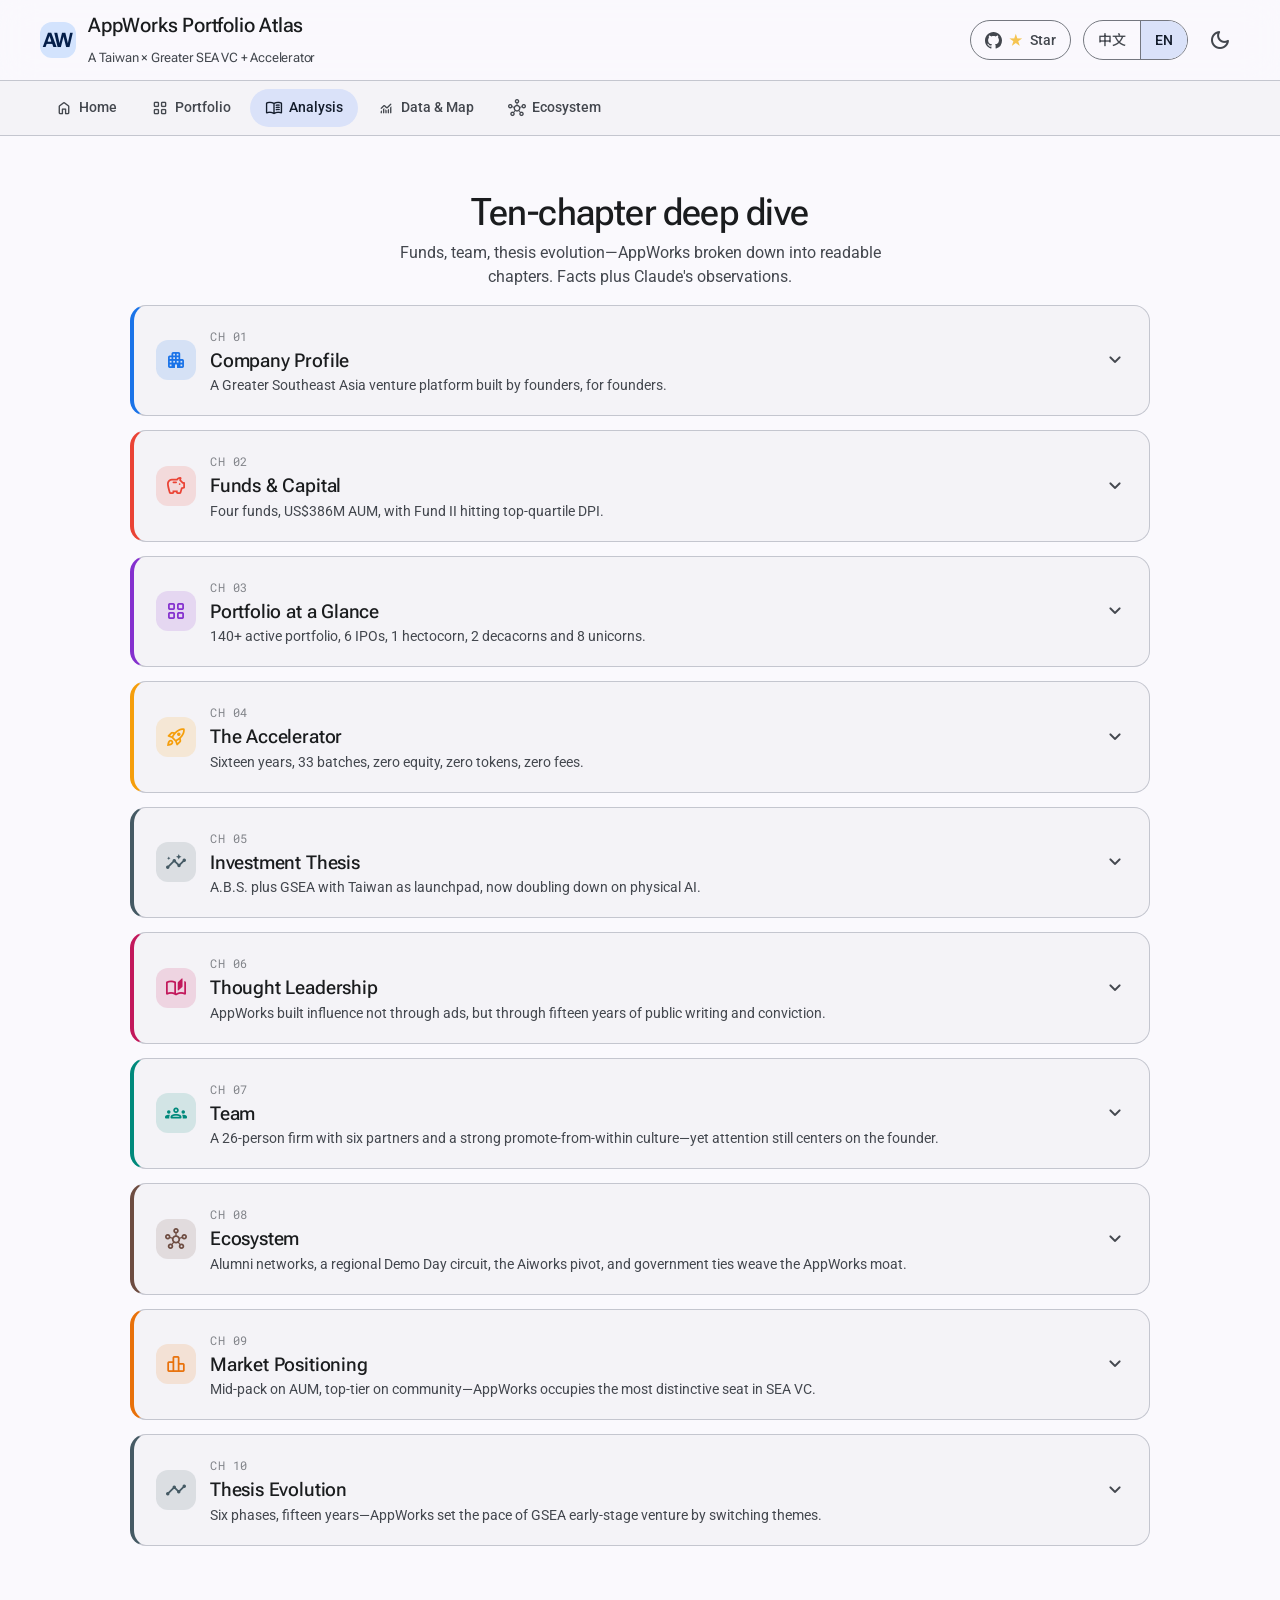
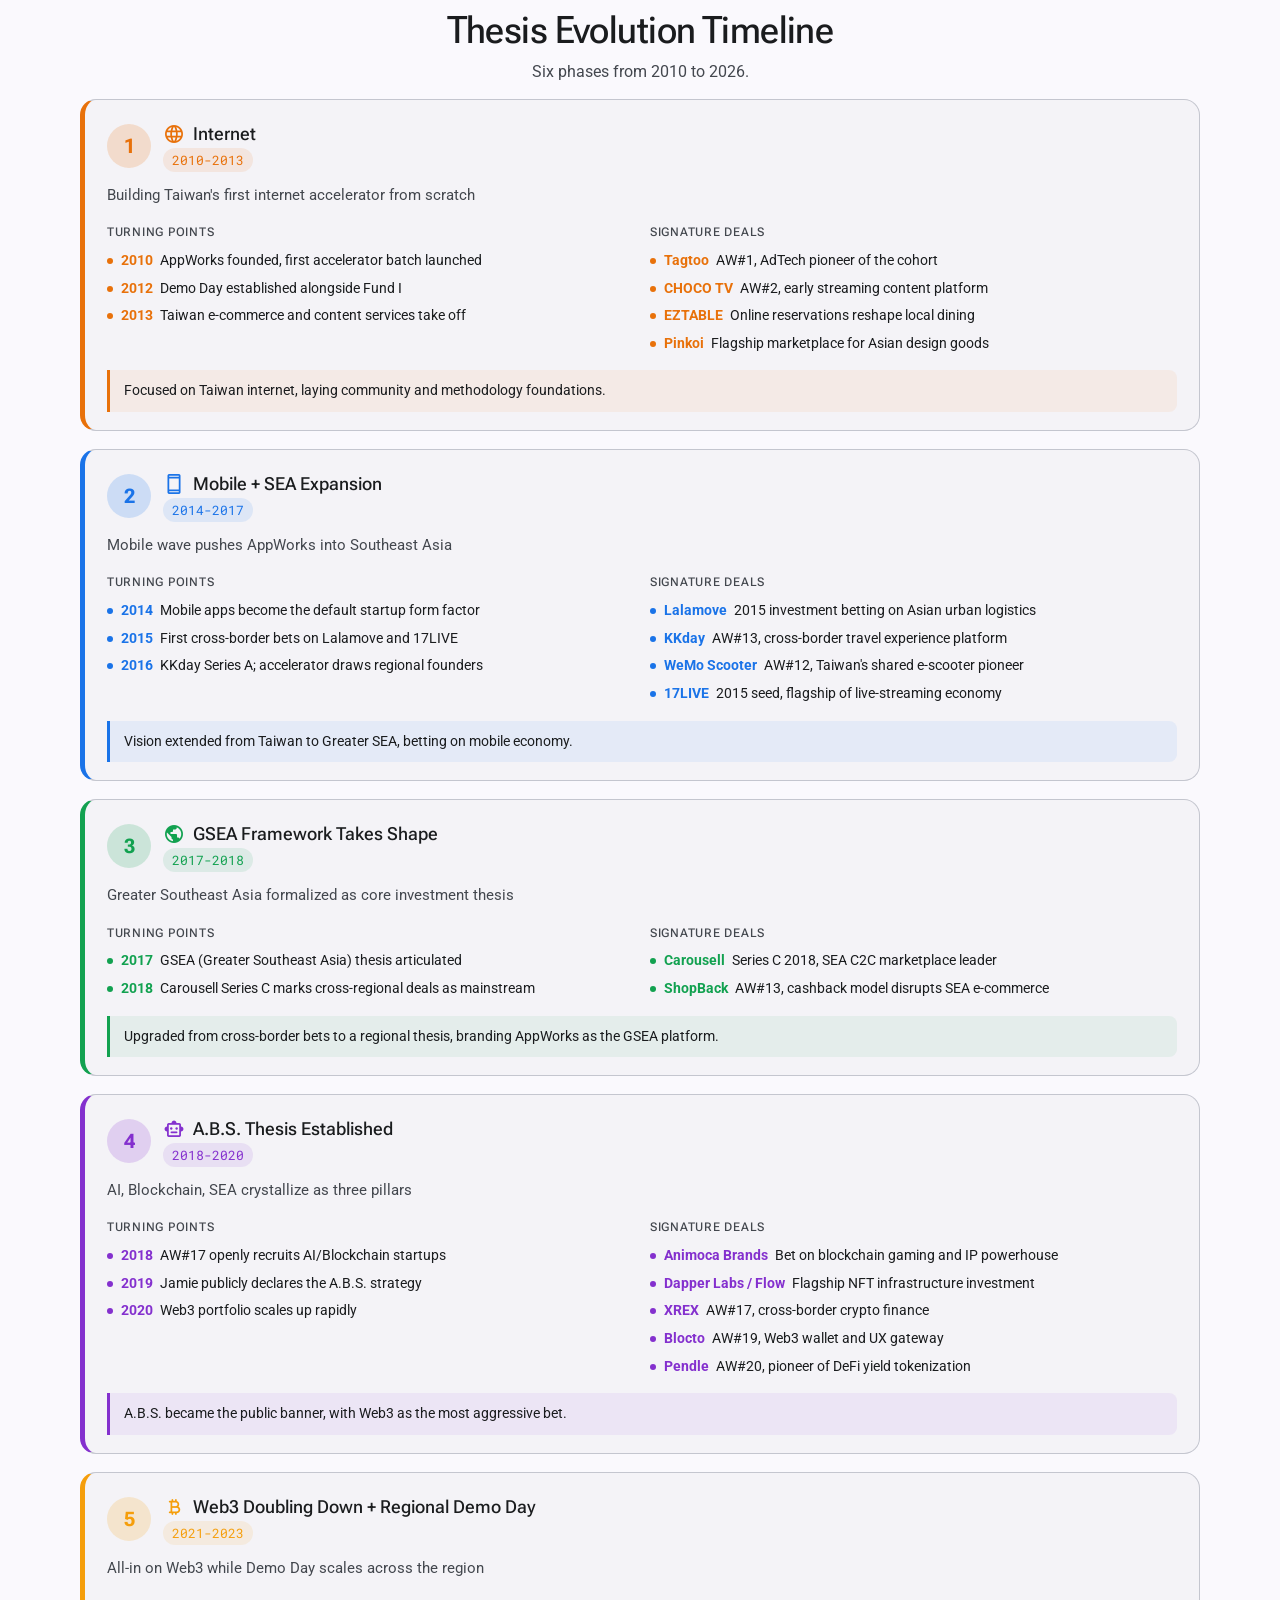
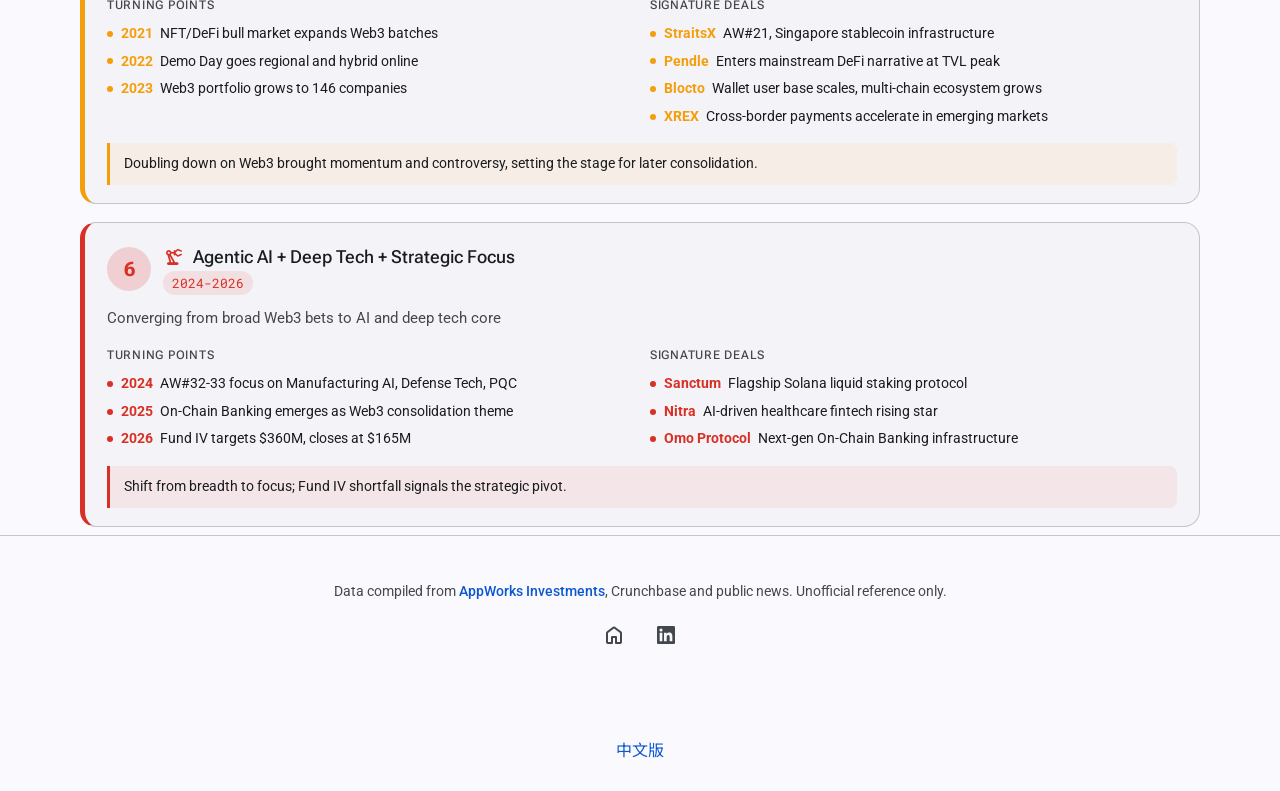
<file: en/analysis.html>
<!doctype html>
<html lang="en" data-theme="light">
<head>
  <script async src="https://www.googletagmanager.com/gtag/js?id=G-WN17V7GL48"></script>
  <script>
    window.dataLayer = window.dataLayer || [];
    function gtag(){ dataLayer.push(arguments); }
    gtag('js', new Date());
    gtag('config', 'G-WN17V7GL48');
  </script>

  <meta charset="utf-8" />
  <meta name="viewport" content="width=device-width, initial-scale=1, viewport-fit=cover" />
  <title>Analysis · AppWorks Portfolio Atlas</title>
  <meta name="description" content="10-dimension deep dive (with Claude observations) + a 6-phase evolution timeline." />
  <meta name="author" content="Unofficial study companion" />
  <meta name="theme-color" content="#0b57d0" />

  <meta property="og:type" content="article" />
  <meta property="og:title" content="Analysis · AppWorks Portfolio Atlas" />
  <meta property="og:description" content="10-dimension deep dive (with Claude observations) + a 6-phase evolution timeline." />
  <meta property="og:image" content="https://appwork-analysis.peteraim.com/og-image.png" />
  <meta property="og:url" content="https://appwork-analysis.peteraim.com/en/analysis.html" />

  <link rel="canonical" href="https://appwork-analysis.peteraim.com/en/analysis.html" />
  <link rel="alternate" hreflang="zh-Hant" href="https://appwork-analysis.peteraim.com/analysis.html" />
  <link rel="alternate" hreflang="en" href="https://appwork-analysis.peteraim.com/en/analysis.html" />
  <link rel="alternate" hreflang="x-default" href="https://appwork-analysis.peteraim.com/analysis.html" />
  <link rel="manifest" href="../site.webmanifest" />
  <link rel="apple-touch-icon" href="data:image/svg+xml,<svg xmlns='http://www.w3.org/2000/svg' viewBox='0 0 180 180'><rect width='180' height='180' rx='40' fill='%230b57d0'/><text x='90' y='122' font-size='84' text-anchor='middle' fill='white' font-family='sans-serif' font-weight='700'>AW</text></svg>" />

  <link rel="preconnect" href="https://fonts.googleapis.com" />
  <link rel="preconnect" href="https://fonts.gstatic.com" crossorigin />
  <link href="https://fonts.googleapis.com/css2?family=Roboto:wght@400;500;700&family=Roboto+Flex:opsz,wght@8..144,400..700&family=Roboto+Mono:wght@400;500&family=Noto+Sans+TC:wght@400;500;700&display=swap" rel="stylesheet" />
  <link href="https://fonts.googleapis.com/css2?family=Material+Symbols+Rounded:opsz,wght,FILL,GRAD@24,400,0,0&display=swap" rel="stylesheet" />

  <link rel="stylesheet" href="../assets/styles.css" />
  <link rel="stylesheet" href="../assets/pages.css" />
  <link rel="icon" href="data:image/svg+xml,<svg xmlns='http://www.w3.org/2000/svg' viewBox='0 0 100 100'><rect width='100' height='100' rx='24' fill='%230b57d0'/><text x='50' y='70' font-size='52' text-anchor='middle' fill='white' font-family='sans-serif' font-weight='700'>AW</text></svg>" />
  <meta property="og:image:width" content="1200">
  <meta property="og:image:height" content="630">
  <meta name="twitter:image" content="https://appwork-analysis.peteraim.com/og-image.png">
  <meta name="twitter:card" content="summary_large_image">
</head>
<body>
  <header class="appbar">
    <div class="appbar__brand">
      <span class="brand-mark">AW</span>
      <span>
        <span data-i18n="brand">AppWorks 投資組合圖鑑</span><br />
        <span class="brand-sub" data-i18n="brandSub">台灣 × 大東南亞 創投與加速器</span>
      </span>
    </div>
    <a class="ghstar ripple-host" href="https://github.com/tingwei161803/appwork-analysis" target="_blank" rel="noopener" aria-label="Star this project on GitHub">
      <svg class="ghstar__logo" viewBox="0 0 16 16" aria-hidden="true" fill="currentColor"><path d="M8 0C3.58 0 0 3.58 0 8c0 3.54 2.29 6.53 5.47 7.59.4.07.55-.17.55-.38 0-.19-.01-.82-.01-1.49-2.01.37-2.53-.49-2.69-.94-.09-.23-.48-.94-.82-1.13-.28-.15-.68-.52-.01-.53.63-.01 1.08.58 1.23.82.72 1.21 1.87.87 2.33.66.07-.52.28-.87.51-1.07-1.78-.2-3.64-.89-3.64-3.95 0-.87.31-1.59.82-2.15-.08-.2-.36-1.02.08-2.12 0 0 .67-.21 2.2.82.64-.18 1.32-.27 2-.27.68 0 1.36.09 2 .27 1.53-1.04 2.2-.82 2.2-.82.44 1.1.16 1.92.08 2.12.51.56.82 1.27.82 2.15 0 3.07-1.87 3.75-3.65 3.95.29.25.54.73.54 1.48 0 1.07-.01 1.93-.01 2.2 0 .21.15.46.55.38A8.013 8.013 0 0016 8c0-4.42-3.58-8-8-8z"></path></svg>
      <span class="ghstar__star" aria-hidden="true">★</span>
      <span class="ghstar__text">Star</span>
      <span class="ghstar__count" id="gh-count" hidden></span>
    </a>
    <div class="seg" role="group" aria-label="Language">
      <a id="lang-zh" data-lang="zh" href="/analysis.html" hreflang="zh-Hant" lang="zh-Hant" rel="alternate" aria-current="false" aria-label="中文"><span class="lbl">中文</span></a>
      <a id="lang-en" data-lang="en" href="/en/analysis.html" hreflang="en" lang="en" rel="alternate" aria-current="page" aria-label="English"><span class="lbl">EN</span></a>
    </div>
    <button class="icon-btn ripple-host" id="theme-toggle" aria-label="Toggle theme" title="切換深淺色">
      <span class="material-symbols-rounded" id="theme-icon">dark_mode</span>
    </button>
  </header>

  <nav class="appnav" aria-label="Sections">
    <div class="appnav__inner">
      <a href="index.html"><span class="material-symbols-rounded">home</span><span data-i18n="pgHome">首頁</span></a>
      <a href="portfolio.html"><span class="material-symbols-rounded">grid_view</span><span data-i18n="pgPortfolio">投資組合</span></a>
      <a href="analysis.html" aria-current="page"><span class="material-symbols-rounded">menu_book</span><span data-i18n="pgAnalysis">深度分析</span></a>
      <a href="insights.html"><span class="material-symbols-rounded">monitoring</span><span data-i18n="pgInsights">數據地圖</span></a>
      <a href="ecosystem.html"><span class="material-symbols-rounded">hub</span><span data-i18n="pgEcosystem">生態系</span></a>
    </div>
  </nav>

  <main>
<section class="chapters" id="chapters" aria-labelledby="chapters-heading">
    <header class="section-head">
      <h2 id="chapters-heading" data-i18n="chaptersTitle">Ten-chapter deep dive</h2>
      <p data-i18n="chaptersSub">Funds, team, thesis evolution—AppWorks broken down into readable chapters. Facts plus Claude's observations.</p>
    </header>
    <div class="chapter-list" id="chapter-list">
        <article class="chapter" data-id="company-profile" aria-expanded="false" style="--cat:var(--c-fintech)">
          <button class="chapter__head ripple-host" aria-controls="ch-body-company-profile">
            <span class="chapter__icon"><span class="material-symbols-rounded">apartment</span></span>
            <span class="chapter__title">
              <span class="chapter__num">CH 01</span>
              <h3>Company Profile</h3>
              <p>A Greater Southeast Asia venture platform built by founders, for founders.</p>
            </span>
            <span class="chapter__chev material-symbols-rounded">expand_more</span>
          </button>
          <div class="chapter__body" id="ch-body-company-profile">
            
        <div class="chapter__section">
          <h4>Jamie Lin's Pivot Home</h4>
          <p>Jamie Lin gave up his US green card and returned to Taipei in 2009. His thesis was simple: mobile internet would reshape Asia, and the region needed a capital platform built by people who had actually started companies.</p><p>Fifteen years later he runs four funds totaling US$386M AUM, and since 2023 also serves as President of Taiwan Mobile—rare dual track as both GP and listed-company operator.</p>
        </div>
      
        <div class="chapter__section">
          <h4>"By Founders, For Founders"</h4>
          <p>AppWorks launched its Accelerator in 2010, positioning itself as a "founder community plus fund" rather than a conventional VC. Most partners have themselves started companies, framing peer-to-peer rather than top-down relationships.</p><p>Operationally this shows up most clearly in the Accelerator: no equity, no tokens, no fees—an outlier in a global market where 5-7% equity programs are the norm.</p>
        </div>
      
        <div class="chapter__section">
          <h4>Headquarters and Coverage</h4>
          <p>Headquartered in Taipei with operational nodes in Singapore, Jakarta and Kuala Lumpur, AppWorks covers nine markets across Greater Southeast Asia. Taiwan as a manufacturing and semiconductor base is deliberately paired with ASEAN as a demand market.</p>
        </div>
      
            <div class="chapter__observation">Few Asian GPs simultaneously run a listed operating company. Most VC partners come from finance, leaving a structural gap between investor and operator. Jamie running both a fund and Taiwan Mobile gives AppWorks first-hand empathy for scaling pain, a structural differentiator versus pure-play accelerators like 500 Global or Antler.</div>
          </div>
        </article>
      
        <article class="chapter" data-id="funds-capital" aria-expanded="false" style="--cat:var(--c-ecommerce)">
          <button class="chapter__head ripple-host" aria-controls="ch-body-funds-capital">
            <span class="chapter__icon"><span class="material-symbols-rounded">savings</span></span>
            <span class="chapter__title">
              <span class="chapter__num">CH 02</span>
              <h3>Funds &amp; Capital</h3>
              <p>Four funds, US$386M AUM, with Fund II hitting top-quartile DPI.</p>
            </span>
            <span class="chapter__chev material-symbols-rounded">expand_more</span>
          </button>
          <div class="chapter__body" id="ch-body-funds-capital">
            
        <div class="chapter__section">
          <h4>Four Funds, Four Vintages</h4>
          <p>Fund I (2012, US$11M) was a pilot. Fund II (2014, US$52M) caught the mobile cycle and now sits at 1.9x DPI—top-quartile among its Asian vintage peers.</p><p>Fund III (2021, US$150M) tripled in size at the market peak and currently shows 0.5x DPI, still maturing. Fund IV (2026, US$165M) just held its final close this year.</p>
        </div>
      
        <div class="chapter__section">
          <h4>Reading the Fund IV Shortfall</h4>
          <p>Fund IV closed at US$165M against an original target of US$360M—roughly 46% of target. This mirrors the broader 2024-2026 LP retrenchment from Asian venture rather than an AppWorks-specific issue.</p><p>Closing a nine-figure fund in a fundraising winter is itself an LP-validation signal, but it also means deployment discipline will be scrutinized harder over the next four years.</p>
        </div>
      
        <div class="chapter__section">
          <h4>LP Mix: Sovereign Plus Corporate</h4>
          <p>Since Fund II the LP base has included Taiwan NDF, Malaysia Khazanah and Korea KVIC—sovereign and policy capital providing regional credibility.</p><p>Corporate LPs span Fubon Life, Cathay Life, Taiwan Mobile, Wistron, Phison and E Ink, covering insurance, telecom, manufacturing and semiconductors. The list doubles as a customer and channel roster for portfolio companies.</p>
        </div>
      
        <div class="chapter__section">
          <h4>Check Sizes</h4>
          <p>Seed checks range US$0.5-3M, with Series A through C starting at US$2M plus follow-on reserves. The structure supports lead positions at seed with capacity to ride into growth rounds.</p>
        </div>
      
            <div class="chapter__observation">Fund II's 1.9x DPI is genuinely top-quartile for 2014 Asian vintages, but Fund III at 0.5x and the Fund IV shortfall reflect a broader pattern: 2021-peak Asian VCs stuck in valuation reset. Versus Sequoia China splitting and Tiger Global downsizing, AppWorks closing a smaller, regionally focused fund is a case study in how mid-sized Asian VCs survive the cycle.</div>
          </div>
        </article>
      
        <article class="chapter" data-id="portfolio-overview" aria-expanded="false" style="--cat:var(--c-ai)">
          <button class="chapter__head ripple-host" aria-controls="ch-body-portfolio-overview">
            <span class="chapter__icon"><span class="material-symbols-rounded">grid_view</span></span>
            <span class="chapter__title">
              <span class="chapter__num">CH 03</span>
              <h3>Portfolio at a Glance</h3>
              <p>140+ active portfolio, 6 IPOs, 1 hectocorn, 2 decacorns and 8 unicorns.</p>
            </span>
            <span class="chapter__chev material-symbols-rounded">expand_more</span>
          </button>
          <div class="chapter__body" id="ch-body-portfolio-overview">
            
        <div class="chapter__section">
          <h4>Scale and Coverage</h4>
          <p>The Accelerator has produced 2,029 founders and 624 active startups across nine GSEA markets, with cumulative alumni revenue of US$16.3B and combined valuation of US$30-32B.</p><p>The funds hold direct positions in roughly 140 companies, spanning e-commerce, fintech, SaaS, AI infrastructure, blockchain, manufacturing tech and defense tech.</p>
        </div>
      
        <div class="chapter__section">
          <h4>Exit Track Record</h4>
          <p>Through 2026: 6 IPOs (Uber, 17LIVE, 91APP, Lalamove, Kuobrothers, GameSparcs), 8 IEO outcomes, 1 hectocorn (Uber), 2 decacorns (Animoca Brands, Dapper Labs) and 8 unicorns.</p><p>For a regional platform launched in 2010 with sub-US$400M AUM, this exit density sits at the top tier of Asian VC outcomes.</p>
        </div>
      
        <div class="chapter__section">
          <h4>Marquee Names</h4>
          <p>Consumer and logistics: Uber (hectocorn exit), Lalamove (unicorn), Carousell, ShopBack. Web3: Animoca Brands, Dapper Labs (NBA Top Shot), Pendle Finance. Local verticals: 17LIVE, 91APP, Kuobrothers.</p><p>The lineup cuts across Web2 consumer, cross-border logistics, NFT infrastructure and DeFi, indicating thematic correctness across multiple cycles.</p>
        </div>
      
            <div class="chapter__observation">Few Asian VCs hold early positions across Uber (peak Web2), Animoca and Dapper Labs (peak Web3) and Pendle (second-wave DeFi). Most regional funds get pinned to a single vertical; AppWorks shows cycle-switching ability typically associated with multi-stage megafunds—unusual for a US$386M AUM platform.</div>
          </div>
        </article>
      
        <article class="chapter" data-id="accelerator" aria-expanded="false" style="--cat:var(--c-web3)">
          <button class="chapter__head ripple-host" aria-controls="ch-body-accelerator">
            <span class="chapter__icon"><span class="material-symbols-rounded">rocket_launch</span></span>
            <span class="chapter__title">
              <span class="chapter__num">CH 04</span>
              <h3>The Accelerator</h3>
              <p>Sixteen years, 33 batches, zero equity, zero tokens, zero fees.</p>
            </span>
            <span class="chapter__chev material-symbols-rounded">expand_more</span>
          </button>
          <div class="chapter__body" id="ch-body-accelerator">
            
        <div class="chapter__section">
          <h4>From AW#1 to AW#33</h4>
          <p>AW#1 (2010) focused on internet. AW#8 (2014) pivoted to mobile. 2017 codified the GSEA regional frame. AW#16-17 (2018) was the largest reset, with Jamie publicly declaring a shift to AI plus Blockchain.</p><p>2019 added Southeast Asia, forming the A.B.S. framework still in use. From AW#32 (2024) the program added Manufacturing AI, Defense Tech, On-Chain Banking and Post-Quantum Cryptography, aligned with Fund IV deployment themes.</p>
        </div>
      
        <div class="chapter__section">
          <h4>The No-Equity Anomaly</h4>
          <p>Y Combinator takes 7%, 500 Global 6%, Techstars 6%—global accelerators monetize via equity. AppWorks takes none, framing the Accelerator as a deal-flow funnel rather than a standalone P&amp;L.</p><p>The program itself is unprofitable by design; returns come from the fund investing into the strongest alumni later. Short-term revenue is traded for long-term relationship depth.</p>
        </div>
      
        <div class="chapter__section">
          <h4>Demo Days and the Alumni Network</h4>
          <p>Demo Days rotate across Taipei, Singapore, KL and Jakarta, putting founders in front of GSEA capital and customers directly. Each batch admits 30-50 teams, yielding 80-100 new companies per year.</p><p>Cumulative alumni: 2,029 founders. This network—not fund size—is the real core asset, compounded over sixteen years across nine markets.</p>
        </div>
      
            <div class="chapter__observation">Running the Accelerator as a loss leader is strategic: foregoing 6-7% equity buys an "equity-free entry" brand that compounds into a near-monopoly on GSEA early-stage deal flow. Only Antler and Iterative compete meaningfully for founder mindshare in Asia, both still smaller in alumni base. Over time this network likely outweighs the fund AUM in strategic value.</div>
          </div>
        </article>
      
        <article class="chapter" data-id="investment-thesis" aria-expanded="false" style="--cat:var(--c-hardware)">
          <button class="chapter__head ripple-host" aria-controls="ch-body-investment-thesis">
            <span class="chapter__icon"><span class="material-symbols-rounded">insights</span></span>
            <span class="chapter__title">
              <span class="chapter__num">CH 05</span>
              <h3>Investment Thesis</h3>
              <p>A.B.S. plus GSEA with Taiwan as launchpad, now doubling down on physical AI.</p>
            </span>
            <span class="chapter__chev material-symbols-rounded">expand_more</span>
          </button>
          <div class="chapter__body" id="ch-body-investment-thesis">
            
        <div class="chapter__section">
          <h4>The A.B.S. Framework</h4>
          <p>A.B.S. stands for AI plus Blockchain plus Southeast Asia. Jamie frames it as "not three bets but one"—AI as productivity, blockchain as financial and ownership rails, SEA as the underdigitized market depth, each conditional on the others.</p><p>When announced in 2018, AI and blockchain were still treated as separate tracks by most Asian VCs. AppWorks was among the earliest to fuse them into a single thesis.</p>
        </div>
      
        <div class="chapter__section">
          <h4>Defining GSEA</h4>
          <p>GSEA = ASEAN plus Taiwan plus HK/Macau plus East Timor—nine markets, roughly 700M people. E-commerce GMV alone reaches US$42B, with Taiwan accounting for about 66% and serving as regional launchpad.</p><p>The logic: Taiwan has the most mature payment, logistics and consumer behavior layer for first-market validation, before scaling into the demographic depth of SEA.</p>
        </div>
      
        <div class="chapter__section">
          <h4>Selection Criteria</h4>
          <p>On founders: obsessed with true PMF (not vanity metrics), long-horizon, contrarian thinkers, ideally repeat founders. On problems: scalable, regionally replicable, aligned with A.B.S.</p><p>Unlike many Asian VCs that filter on ex-FAANG or ex-McKinsey resumes, AppWorks weights the softer trait of obsession with real user problems more heavily.</p>
        </div>
      
        <div class="chapter__section">
          <h4>2025-2026 Thesis Pivot</h4>
          <p>Latest thesis: AI is shifting from digital assistants to physical labor forces—robotics, automation and manufacturing AI capture the next value wave. AI also accelerates digitization of underdigitized industries.</p><p>On the blockchain side, the bets are on Solana LSTs (e.g. Sanctum) and institutional rails, riding the next structural wave of institutional capital moving on-chain.</p>
        </div>
      
            <div class="chapter__observation">The real distinction of A.B.S. is not the three keywords but the willingness to commit to a public thesis—most Asian VCs stay vague to preserve flexibility, while AppWorks uses explicit themes to self-select aligned founders, effectively turning brand into funnel. Versus a16z driving narrative via thesis essays and Sequoia preferring quiet, AppWorks sits in between: public yet pragmatic. The 2026 pivot to physical AI tracks NVIDIA, Figure and Physical Intelligence, suggesting the cadence remains on the global frontier.</div>
          </div>
        </article>
      
        <article class="chapter" data-id="thought-leadership" aria-expanded="false" style="--cat:var(--c-social)">
          <button class="chapter__head ripple-host" aria-controls="ch-body-thought-leadership">
            <span class="chapter__icon"><span class="material-symbols-rounded">auto_stories</span></span>
            <span class="chapter__title">
              <span class="chapter__num">CH 06</span>
              <h3>Thought Leadership</h3>
              <p>AppWorks built influence not through ads, but through fifteen years of public writing and conviction.</p>
            </span>
            <span class="chapter__chev material-symbols-rounded">expand_more</span>
          </button>
          <div class="chapter__body" id="ch-body-thought-leadership">
            
        <div class="chapter__section">
          <h4>Three Editorial Pillars</h4>
          <p>The AppWorks blog and Jamie Lin's personal column together form one of the most prolific content libraries in Greater Southeast Asia venture. The output clusters into three pillars: founder methodology (fundraising cadence, PMF judgement, team building), thesis interpretation (Internet to Mobile to Blockchain to AI Agents), and structural commentary on Taiwan and ASEAN capital flows.</p><p>Unlike most VCs who treat blogs as a sourcing funnel, AppWorks writes as if compiling a founder textbook. The length, frameworks, and pedagogical tone mirror its accelerator stance: educate first, invest second.</p>
        </div>
      
        <div class="chapter__section">
          <h4>Jamie Lin's Five Core Ideas</h4>
          <p>Across fifteen years of writing, five recurring convictions define Jamie Lin: (1) By Founders, For Founders—VC legitimacy stems from founder empathy; (2) The A.B.S. unifying frame—AI, Blockchain, and SEA are three faces of one structural shift; (3) Long bets over cycle chasing—once a thesis is set, give it multi-fund compounding; (4) Taiwan as Mission—elevating Taiwan tech visibility is a personal calling; (5) Operator over Investor—identity sits with the operator, VC is just a vehicle.</p><p>These beliefs decode otherwise puzzling moves: holding 146 Web3 portfolio names through the winter, taking the Taiwan Mobile CEO role, and keeping Fund IV deployment cadence despite shortfall.</p>
        </div>
      
        <div class="chapter__section">
          <h4>Must-Read Pieces and Spillover</h4>
          <p>A canonical reading list usually includes Jamie's early "Taiwan needs more startup capital" essay, the formal A.B.S. thesis declaration, and recent pieces framing AI Agents as "the next mobile." These posts circulate not only in Taiwan but are reliably cited by tech media in Singapore, Malaysia, and Indonesia, generating cross-border narrative power.</p>
        </div>
      
            <div class="chapter__observation">Where Peak XV and East Ventures lean on deal announcements, AppWorks resembles early a16z—educating the market with long-form essays, minting vocabulary, then using that vocabulary to attract founders. The difference is audience: a16z spoke to Silicon Valley, AppWorks to GSEA. This textbook-style content compounds especially well after hype cycles fade, and it is the lever that lets a Tier 2 AUM firm sustain a Tier 1 community.</div>
          </div>
        </article>
      
        <article class="chapter" data-id="team" aria-expanded="false" style="--cat:var(--c-saas)">
          <button class="chapter__head ripple-host" aria-controls="ch-body-team">
            <span class="chapter__icon"><span class="material-symbols-rounded">groups</span></span>
            <span class="chapter__title">
              <span class="chapter__num">CH 07</span>
              <h3>Team</h3>
              <p>A 26-person firm with six partners and a strong promote-from-within culture—yet attention still centers on the founder.</p>
            </span>
            <span class="chapter__chev material-symbols-rounded">expand_more</span>
          </button>
          <div class="chapter__body" id="ch-body-team">
            
        <div class="chapter__section">
          <h4>The Partner Bench</h4>
          <p>Beyond founding partner Jamie Lin, AppWorks has five partners: Joseph Chan and Andy Tsai (both from CID Group, the latter joining in 2018); Jessica Liu (joined 2014 from Standard Chartered, leading SEA and Web3); and Nice Cheng on operations and capital relationships. The principal layer comprises Alyssa Chen, Ching Tseng (NCCU BBA, intern in 2015, promoted to principal in 2022, currently heading Web3), and Sophie Chiu.</p><p>A further five venture principals, associates, and analysts sit below—including Jun Wakabayashi for the Japan bridge, plus Michelle Lin, Nathan Alexander, Bill Hsu, and Johnny Chuang. An eight-person operations team powers the accelerator, Demo Day, and community programming.</p>
        </div>
      
        <div class="chapter__section">
          <h4>Promote From Within</h4>
          <p>Ching Tseng's arc—university intern in 2015, principal in 2022, now leading Web3—is the canonical AppWorks promotion story. Where Singapore peers typically poach from investment banks or Big Tech, AppWorks prefers to grow talent from the accelerator floor and analyst bench.</p><p>The upside is deep tacit knowledge of GSEA themes and community mechanics. The downside is slower external infusion when themes pivot—say from Mobile to AI Agents—relative to larger benches at Peak XV or East Ventures.</p>
        </div>
      
        <div class="chapter__section">
          <h4>Jamie Lin's Dual Hat</h4>
          <p>Jamie Lin's dual role—AppWorks founding partner and Taiwan Mobile CEO—is the most consequential governance variable. The upside is access to a corporate LP and telecom-infrastructure lens that few peers can replicate, with direct strategic value for AI, 5G, and edge-compute portfolio names. The downside is attention split and latent conflict-of-interest risk.</p>
        </div>
      
            <div class="chapter__observation">Running an accelerator, a VC, a regional Demo Day circuit, and the Aiworks consulting arm with 26 people is high output density by Asian VC standards. But the structure is a pyramid rather than a true partnership—Jamie Lin's personal brand still absorbs most external visibility. Peak XV and East Ventures distribute voice across multiple partners; if AppWorks wants a decisive next decade, watch whether figures like Jessica Liu and Joseph Chan are given independent narrative space.</div>
          </div>
        </article>
      
        <article class="chapter" data-id="ecosystem" aria-expanded="false" style="--cat:var(--c-edtech)">
          <button class="chapter__head ripple-host" aria-controls="ch-body-ecosystem">
            <span class="chapter__icon"><span class="material-symbols-rounded">hub</span></span>
            <span class="chapter__title">
              <span class="chapter__num">CH 08</span>
              <h3>Ecosystem</h3>
              <p>Alumni networks, a regional Demo Day circuit, the Aiworks pivot, and government ties weave the AppWorks moat.</p>
            </span>
            <span class="chapter__chev material-symbols-rounded">expand_more</span>
          </button>
          <div class="chapter__body" id="ch-body-ecosystem">
            
        <div class="chapter__section">
          <h4>Aiworks: From Bootcamp to AI Advisory</h4>
          <p>AppWorks School has formally rebranded to Aiworks, pivoting from a coding bootcamp (1,300-plus iOS, Android, front-end, and back-end engineers shipped) into an enterprise AI advisory shop—helping companies deploy ChatGPT Enterprise and AI agent automation. It is now an OpenAI Services Partner with active partnerships including UiPath and Taiwan Mobile Enterprise Services (TWMES).</p><p>Strategically, the pivot does two things: it converts the bootcamp's engineer alumni base into a "last-mile AI deployment" workforce, and it leverages Taiwan Mobile's enterprise client base, forming a VC-plus-advisory-plus-telco triangle.</p>
        </div>
      
        <div class="chapter__section">
          <h4>Alumni Network as Moat</h4>
          <p>AppWorks now counts 2,029 founders, 624 active startups, and 27,202 jobs created. At this scale there is no GSEA peer—500 Global has comparable portfolio counts but spread globally, while Peak XV runs no accelerator and has a fundamentally different alumni profile.</p><p>Alumni are not just deal flow. They are customers, talent pools, and cross-border partners for current portfolio companies. When an AW#28 AI startup looks toward Indonesia, an AW#13 ShopBack alumnus becomes an instant advisor and customer node. This cross-cohort, cross-geography, cross-thesis effect is the real moat.</p>
        </div>
      
        <div class="chapter__section">
          <h4>Regionalized Demo Day and Government Ties</h4>
          <p>Demo Day runs twice a year on a Taipei–Singapore–Kuala Lumpur–Jakarta circuit, operationalizing the "GSEA is one market" thesis. Most peer VCs still concentrate Demo Day in a single city; AppWorks' rotation reinforces regional brand and diversifies LP and corporate-partner exposure.</p><p>On capital, AppWorks counts Taiwan's NDF, Korea's KVIC, and Malaysia's Khazanah among its LPs—an unusual depth of sovereign endorsement in Asian VC.</p>
        </div>
      
            <div class="chapter__observation">The AppWorks ecosystem is not "help after we invest"—it is "prepare the soil before the company exists." Aiworks delivers enterprise AI deployment, the accelerator delivers methodology, Demo Day delivers regional exposure, alumni deliver customers and talent, sovereign LPs deliver capital and policy signal. These five layers are hard for SEA peers to replicate quickly—but they also raise operational complexity well above a pure VC, where any single layer breaking amplifies into systemic risk.</div>
          </div>
        </article>
      
        <article class="chapter" data-id="market-positioning" aria-expanded="false" style="--cat:var(--c-mobility)">
          <button class="chapter__head ripple-host" aria-controls="ch-body-market-positioning">
            <span class="chapter__icon"><span class="material-symbols-rounded">leaderboard</span></span>
            <span class="chapter__title">
              <span class="chapter__num">CH 09</span>
              <h3>Market Positioning</h3>
              <p>Mid-pack on AUM, top-tier on community—AppWorks occupies the most distinctive seat in SEA VC.</p>
            </span>
            <span class="chapter__chev material-symbols-rounded">expand_more</span>
          </button>
          <div class="chapter__body" id="ch-body-market-positioning">
            
        <div class="chapter__section">
          <h4>SEA VC Comparison Snapshot</h4>
          <p>Benchmarking AppWorks against GSEA peers makes the picture clear—mid-pack on AUM, distinctive on community and accelerator design:</p><p>- AppWorks: ~$386M AUM, Taipei HQ, GSEA coverage, accelerator</p><p>- 500 Global SEA: ~$500M cumulative, SF/Bangkok/KL bases, accelerator</p><p>- Peak XV (ex-Sequoia SEA): ~$9B AUM, Singapore+Bangalore, no accelerator</p><p>- East Ventures: ~$1.7B AUM, Jakarta+Singapore, no accelerator, Indonesia-heavy</p><p>- Monk's Hill Ventures: $200M+, Singapore, no accelerator, $3-7M tickets</p><p>- Vertex Ventures SEA: ~$541M Fund V, Singapore, Temasek-backed</p><p>- Golden Gate Ventures: ~$250M, Singapore</p><p>- Openspace Ventures: ~$135M, Singapore</p>
        </div>
      
        <div class="chapter__section">
          <h4>Three Differentiators</h4>
          <p>Three keywords capture the differentiation: (1) By Founders, For Founders—community as a true source of deal flow, talent, and customers, not a slogan; (2) Accelerator + VC twin engine—a model whose only real GSEA analogue is 500 Global SEA, which still leans toward the SF system; (3) The GSEA frame—treating Taiwan and ASEAN as one market, with AppWorks as the only player operating from Taipei while materially deploying into Southeast Asia.</p>
        </div>
      
        <div class="chapter__section">
          <h4>Tier Assessment</h4>
          <p>On AUM alone AppWorks sits in SEA Tier 2—above Monk's Hill, Golden Gate, and Openspace, but an order of magnitude behind Peak XV, East Ventures, and Vertex. On community scale, founder reach, and cross-thesis durability, AppWorks lands in Tier 1.</p>
        </div>
      
            <div class="chapter__observation">As Peak XV and Vertex push down into seed, AppWorks' traditional accelerator value will compress—but the "GSEA as one market" framing actually becomes the differentiator. Singapore-system VCs largely treat Taiwan as secondary; AppWorks remains the only Taipei-headquartered firm with material SEA deployment. Over time, this seat may matter more than the AUM ranking.</div>
          </div>
        </article>
      
        <article class="chapter" data-id="evolution" aria-expanded="false" style="--cat:var(--c-hardware)">
          <button class="chapter__head ripple-host" aria-controls="ch-body-evolution">
            <span class="chapter__icon"><span class="material-symbols-rounded">timeline</span></span>
            <span class="chapter__title">
              <span class="chapter__num">CH 10</span>
              <h3>Thesis Evolution</h3>
              <p>Six phases, fifteen years—AppWorks set the pace of GSEA early-stage venture by switching themes.</p>
            </span>
            <span class="chapter__chev material-symbols-rounded">expand_more</span>
          </button>
          <div class="chapter__body" id="ch-body-evolution">
            
        <div class="chapter__section">
          <h4>Six Phases</h4>
          <p>Since 2010, AppWorks' thesis evolution maps cleanly onto six phases:</p><p>- Phase 1 (2010-2013) Internet: EZTABLE, CHOCO TV anchor the Taiwan Internet era.</p><p>- Phase 2 (2014-2017) Mobile + SEA push: Lalamove (2015), KKday (2016) begin the regional move.</p><p>- Phase 3 (2017-2018) GSEA frame crystallizes: Carousell Series C, ShopBack joins AW#13—the regional narrative becomes formal.</p><p>- Phase 4 (2018-2020) A.B.S. takes hold: AW#17 onward openly recruits AI and Blockchain teams; Animoca and Pendle enter portfolio.</p><p>- Phase 5 (2021-2023) Web3 doubled down + Demo Day regionalized: 146 Web3 portfolio names, Demo Day enters its four-city rotation.</p><p>- Phase 6 (2024-2026) Agentic AI + strategic focus: thesis returns to AI Agent application layer; Fund IV targets $360M, closes at $165M, ushering in a focus era.</p>
        </div>
      
        <div class="chapter__section">
          <h4>Geographic Expansion and the AW#32-33 Hard-Tech Turn</h4>
          <p>Geographically, AppWorks grew from Taipei outward, layering community footprint into Singapore, Kuala Lumpur, and Jakarta—most visibly through the Demo Day circuit. Japan is being bridged by Jun Wakabayashi but has not yet matured into stable deal flow.</p><p>On the thesis axis, the AW#32-33 hard-tech turn deserves attention: a clear lift in Manufacturing AI, Defense Tech, and Robotics cohort share alongside the historic software and Web3 mix.</p>
        </div>
      
        <div class="chapter__section">
          <h4>SWOT Read</h4>
          <p>Strengths: a 2,029-strong founder community, the Taiwan corporate LP ecosystem, sustained cross-thesis output, and early-bet hit rate (Lalamove, Carousell, Animoca, Pendle).</p><p>Weaknesses: Tier 2 AUM, Fund IV shortfall, weaker local brand in SEA versus East Ventures and Peak XV, and exit concentration in a few mega-winners.</p><p>Opportunities: Taiwan as a manufacturing-AI hub, Defense Tech, the Korea-Taiwan-SEA corridor, and the early window in AI Agent applications.</p><p>Risks: a prolonged Web3 winter forcing markdowns across 146 names, Peak XV and Vertex compressing accelerator value as they move into seed, LP skepticism toward the GSEA frame, and Jamie Lin successor risk.</p>
        </div>
      
            <div class="chapter__observation">AppWorks' most underrated capability over fifteen years is thesis-switching cadence—neither cycle chasing like generalist VCs nor trapped in a single lane like deep-tech specialists. Internet to Mobile, Mobile to A.B.S., now Agentic AI and hard tech—each pivot has led the market by roughly 18 to 24 months. If that cadence holds beyond Phase 6, AppWorks' long-term seat looks closer to an "Asian Benchmark-meets-YC hybrid" than a conventional SEA VC.</div>
          </div>
        </article>
      </div>
  </section>

  <section class="phases" id="phases" aria-labelledby="phases-heading">
    <header class="section-head">
      <h2 id="phases-heading" data-i18n="phasesTitle">Thesis Evolution Timeline</h2>
      <p data-i18n="phasesSub">Six phases from 2010 to 2026.</p>
    </header>
    <div class="phase-timeline" id="phase-timeline">
      <article class="phase-card" style="--cat:#e8710a">
        <div class="phase-card__head">
          <span class="phase-card__num">1</span>
          <div style="flex:1">
            <div class="phase-card__title"><span class="material-symbols-rounded">language</span>Internet</div>
            <span class="phase-card__years">2010-2013</span>
          </div>
        </div>
        <p class="phase-card__tagline">Building Taiwan's first internet accelerator from scratch</p>
        <div class="phase-card__cols">
          <div>
            <h5>Turning points</h5>
            <ul><li><b>2010</b> AppWorks founded, first accelerator batch launched</li><li><b>2012</b> Demo Day established alongside Fund I</li><li><b>2013</b> Taiwan e-commerce and content services take off</li></ul>
          </div>
          <div>
            <h5>Signature deals</h5>
            <ul><li><b>Tagtoo</b> AW#1, AdTech pioneer of the cohort</li><li><b>CHOCO TV</b> AW#2, early streaming content platform</li><li><b>EZTABLE</b> Online reservations reshape local dining</li><li><b>Pinkoi</b> Flagship marketplace for Asian design goods</li></ul>
          </div>
        </div>
        <div class="phase-card__obs">Focused on Taiwan internet, laying community and methodology foundations.</div>
      </article>
    
      <article class="phase-card" style="--cat:#1a73e8">
        <div class="phase-card__head">
          <span class="phase-card__num">2</span>
          <div style="flex:1">
            <div class="phase-card__title"><span class="material-symbols-rounded">smartphone</span>Mobile + SEA Expansion</div>
            <span class="phase-card__years">2014-2017</span>
          </div>
        </div>
        <p class="phase-card__tagline">Mobile wave pushes AppWorks into Southeast Asia</p>
        <div class="phase-card__cols">
          <div>
            <h5>Turning points</h5>
            <ul><li><b>2014</b> Mobile apps become the default startup form factor</li><li><b>2015</b> First cross-border bets on Lalamove and 17LIVE</li><li><b>2016</b> KKday Series A; accelerator draws regional founders</li></ul>
          </div>
          <div>
            <h5>Signature deals</h5>
            <ul><li><b>Lalamove</b> 2015 investment betting on Asian urban logistics</li><li><b>KKday</b> AW#13, cross-border travel experience platform</li><li><b>WeMo Scooter</b> AW#12, Taiwan's shared e-scooter pioneer</li><li><b>17LIVE</b> 2015 seed, flagship of live-streaming economy</li></ul>
          </div>
        </div>
        <div class="phase-card__obs">Vision extended from Taiwan to Greater SEA, betting on mobile economy.</div>
      </article>
    
      <article class="phase-card" style="--cat:#12a150">
        <div class="phase-card__head">
          <span class="phase-card__num">3</span>
          <div style="flex:1">
            <div class="phase-card__title"><span class="material-symbols-rounded">public</span>GSEA Framework Takes Shape</div>
            <span class="phase-card__years">2017-2018</span>
          </div>
        </div>
        <p class="phase-card__tagline">Greater Southeast Asia formalized as core investment thesis</p>
        <div class="phase-card__cols">
          <div>
            <h5>Turning points</h5>
            <ul><li><b>2017</b> GSEA (Greater Southeast Asia) thesis articulated</li><li><b>2018</b> Carousell Series C marks cross-regional deals as mainstream</li></ul>
          </div>
          <div>
            <h5>Signature deals</h5>
            <ul><li><b>Carousell</b> Series C 2018, SEA C2C marketplace leader</li><li><b>ShopBack</b> AW#13, cashback model disrupts SEA e-commerce</li></ul>
          </div>
        </div>
        <div class="phase-card__obs">Upgraded from cross-border bets to a regional thesis, branding AppWorks as the GSEA platform.</div>
      </article>
    
      <article class="phase-card" style="--cat:#8430ce">
        <div class="phase-card__head">
          <span class="phase-card__num">4</span>
          <div style="flex:1">
            <div class="phase-card__title"><span class="material-symbols-rounded">smart_toy</span>A.B.S. Thesis Established</div>
            <span class="phase-card__years">2018-2020</span>
          </div>
        </div>
        <p class="phase-card__tagline">AI, Blockchain, SEA crystallize as three pillars</p>
        <div class="phase-card__cols">
          <div>
            <h5>Turning points</h5>
            <ul><li><b>2018</b> AW#17 openly recruits AI/Blockchain startups</li><li><b>2019</b> Jamie publicly declares the A.B.S. strategy</li><li><b>2020</b> Web3 portfolio scales up rapidly</li></ul>
          </div>
          <div>
            <h5>Signature deals</h5>
            <ul><li><b>Animoca Brands</b> Bet on blockchain gaming and IP powerhouse</li><li><b>Dapper Labs / Flow</b> Flagship NFT infrastructure investment</li><li><b>XREX</b> AW#17, cross-border crypto finance</li><li><b>Blocto</b> AW#19, Web3 wallet and UX gateway</li><li><b>Pendle</b> AW#20, pioneer of DeFi yield tokenization</li></ul>
          </div>
        </div>
        <div class="phase-card__obs">A.B.S. became the public banner, with Web3 as the most aggressive bet.</div>
      </article>
    
      <article class="phase-card" style="--cat:#f59e0b">
        <div class="phase-card__head">
          <span class="phase-card__num">5</span>
          <div style="flex:1">
            <div class="phase-card__title"><span class="material-symbols-rounded">currency_bitcoin</span>Web3 Doubling Down + Regional Demo Day</div>
            <span class="phase-card__years">2021-2023</span>
          </div>
        </div>
        <p class="phase-card__tagline">All-in on Web3 while Demo Day scales across the region</p>
        <div class="phase-card__cols">
          <div>
            <h5>Turning points</h5>
            <ul><li><b>2021</b> NFT/DeFi bull market expands Web3 batches</li><li><b>2022</b> Demo Day goes regional and hybrid online</li><li><b>2023</b> Web3 portfolio grows to 146 companies</li></ul>
          </div>
          <div>
            <h5>Signature deals</h5>
            <ul><li><b>StraitsX</b> AW#21, Singapore stablecoin infrastructure</li><li><b>Pendle</b> Enters mainstream DeFi narrative at TVL peak</li><li><b>Blocto</b> Wallet user base scales, multi-chain ecosystem grows</li><li><b>XREX</b> Cross-border payments accelerate in emerging markets</li></ul>
          </div>
        </div>
        <div class="phase-card__obs">Doubling down on Web3 brought momentum and controversy, setting the stage for later consolidation.</div>
      </article>
    
      <article class="phase-card" style="--cat:#d93025">
        <div class="phase-card__head">
          <span class="phase-card__num">6</span>
          <div style="flex:1">
            <div class="phase-card__title"><span class="material-symbols-rounded">precision_manufacturing</span>Agentic AI + Deep Tech + Strategic Focus</div>
            <span class="phase-card__years">2024-2026</span>
          </div>
        </div>
        <p class="phase-card__tagline">Converging from broad Web3 bets to AI and deep tech core</p>
        <div class="phase-card__cols">
          <div>
            <h5>Turning points</h5>
            <ul><li><b>2024</b> AW#32-33 focus on Manufacturing AI, Defense Tech, PQC</li><li><b>2025</b> On-Chain Banking emerges as Web3 consolidation theme</li><li><b>2026</b> Fund IV targets $360M, closes at $165M</li></ul>
          </div>
          <div>
            <h5>Signature deals</h5>
            <ul><li><b>Sanctum</b> Flagship Solana liquid staking protocol</li><li><b>Nitra</b> AI-driven healthcare fintech rising star</li><li><b>Omo Protocol</b> Next-gen On-Chain Banking infrastructure</li></ul>
          </div>
        </div>
        <div class="phase-card__obs">Shift from breadth to focus; Fund IV shortfall signals the strategic pivot.</div>
      </article>
    </div>
  </section>
</main>
  <footer class="site-foot">
    <p data-i18n-html="footer">資料整理自 <a href="https://appworks.tw/investments/" target="_blank" rel="noopener">AppWorks Investments</a>、Crunchbase 與公開新聞。非官方整理，內容僅供研究參考。</p>
    <div class="profile-links" style="display:flex;gap:12px;justify-content:center;align-items:center;margin-top:10px">
      <a class="icon-btn" href="https://www.peteraim.com" target="_blank" rel="noopener" title="Home" aria-label="Back to peteraim.com / 返回首頁"><span class="material-symbols-rounded">home</span></a>
      <a class="icon-btn" href="https://www.linkedin.com/in/ai-med/" target="_blank" rel="noopener" title="LinkedIn" aria-label="LinkedIn (opens in new tab)"><svg viewBox="0 0 24 24" width="18" height="18" fill="currentColor" aria-hidden="true"><path d="M20.45 20.45h-3.55v-5.57c0-1.33-.02-3.04-1.85-3.04-1.85 0-2.13 1.45-2.13 2.94v5.67H9.36V9h3.41v1.56h.05c.47-.9 1.63-1.85 3.36-1.85 3.6 0 4.27 2.37 4.27 5.45v6.29zM5.34 7.43a2.06 2.06 0 1 1 0-4.12 2.06 2.06 0 0 1 0 4.12zM7.12 20.45H3.56V9h3.56v11.45zM22.22 0H1.77C.79 0 0 .77 0 1.72v20.56C0 23.23.79 24 1.77 24h20.45c.98 0 1.78-.77 1.78-1.72V1.72C24 .77 23.2 0 22.22 0z"/></svg></a>
    </div>
  </footer>

  <script src="../data/chapters.js"></script>
  <script src="../data/phases.js"></script>
  <script src="../assets/app.js"></script>
  <script>
    if ('serviceWorker' in navigator && location.protocol !== 'file:') {
      window.addEventListener('load', () => {
        navigator.serviceWorker.register('/sw.js').catch(() => {});
      });
    }
  </script>
<p class="lang-alt-link" style="text-align:center;padding:12px;"><a href="/analysis.html" hreflang="zh-Hant" rel="alternate" lang="zh-Hant">中文版</a></p>
</body>
</html>
</file>
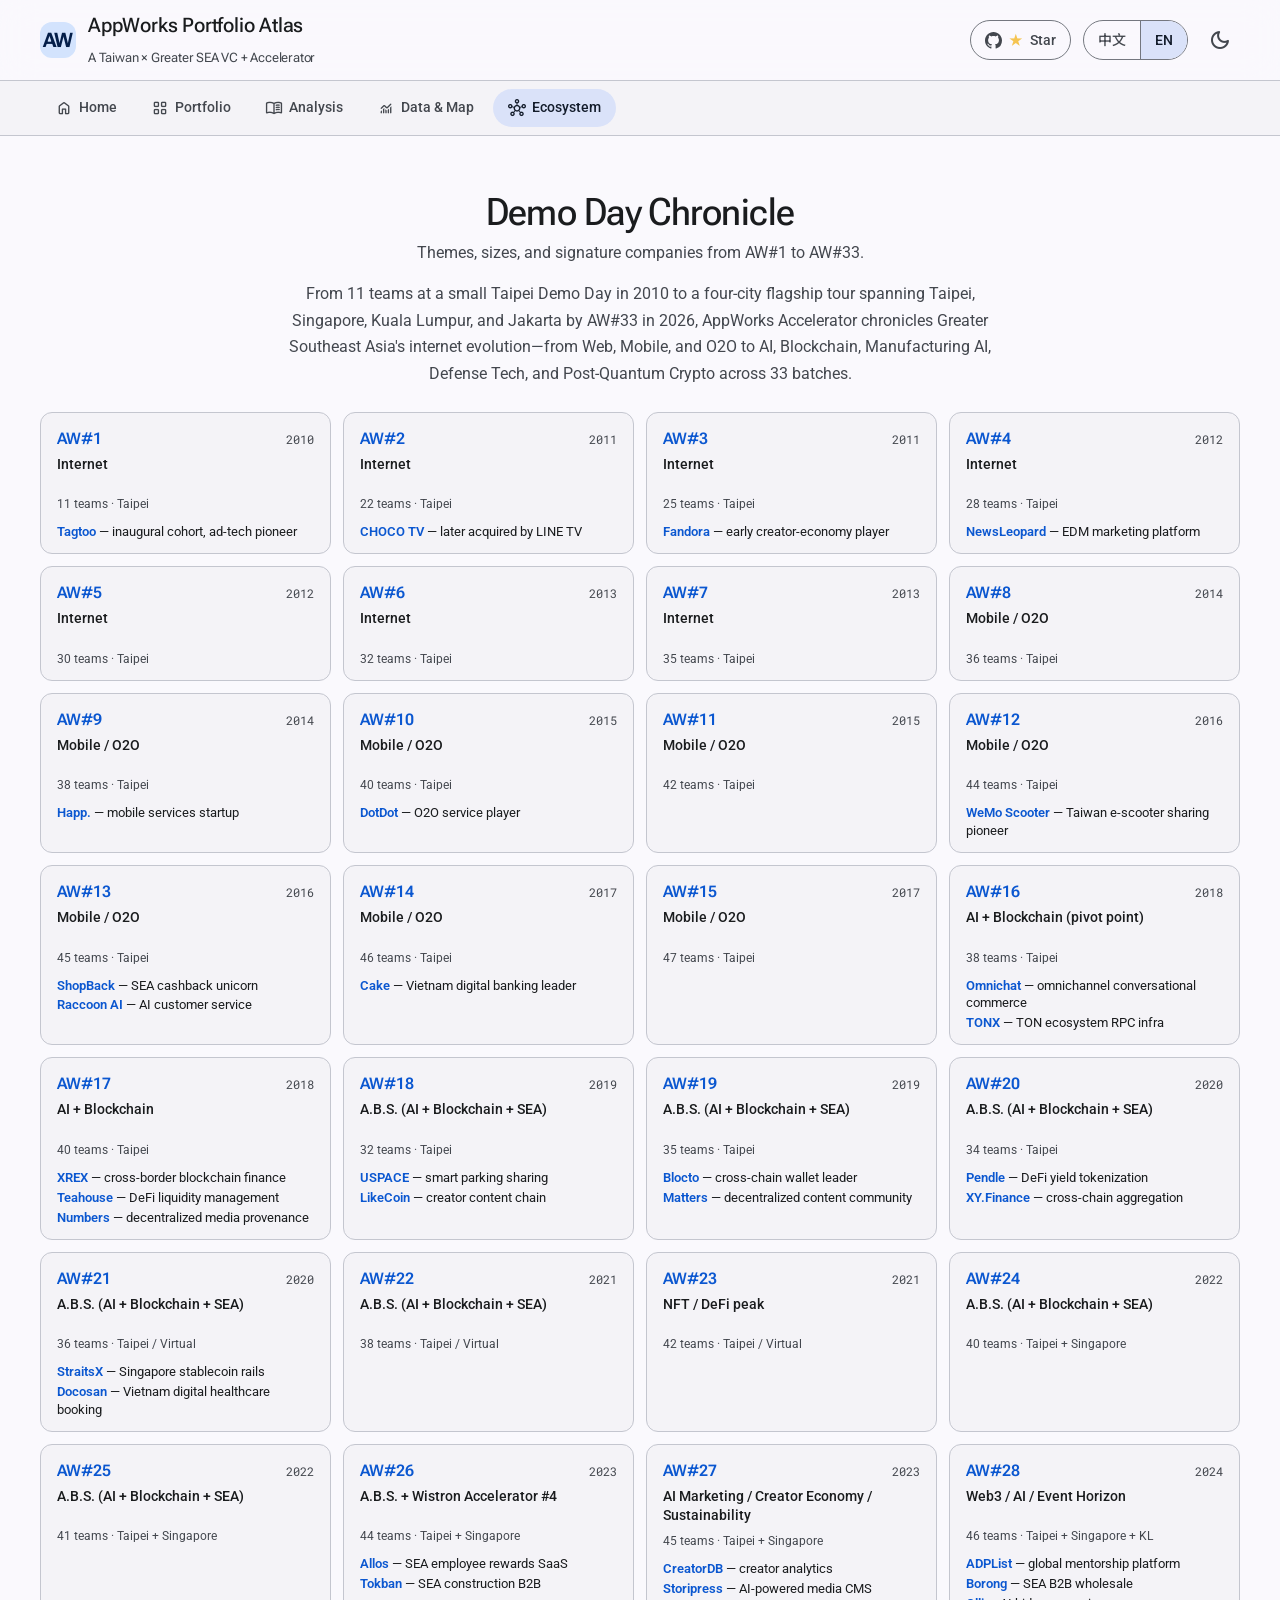
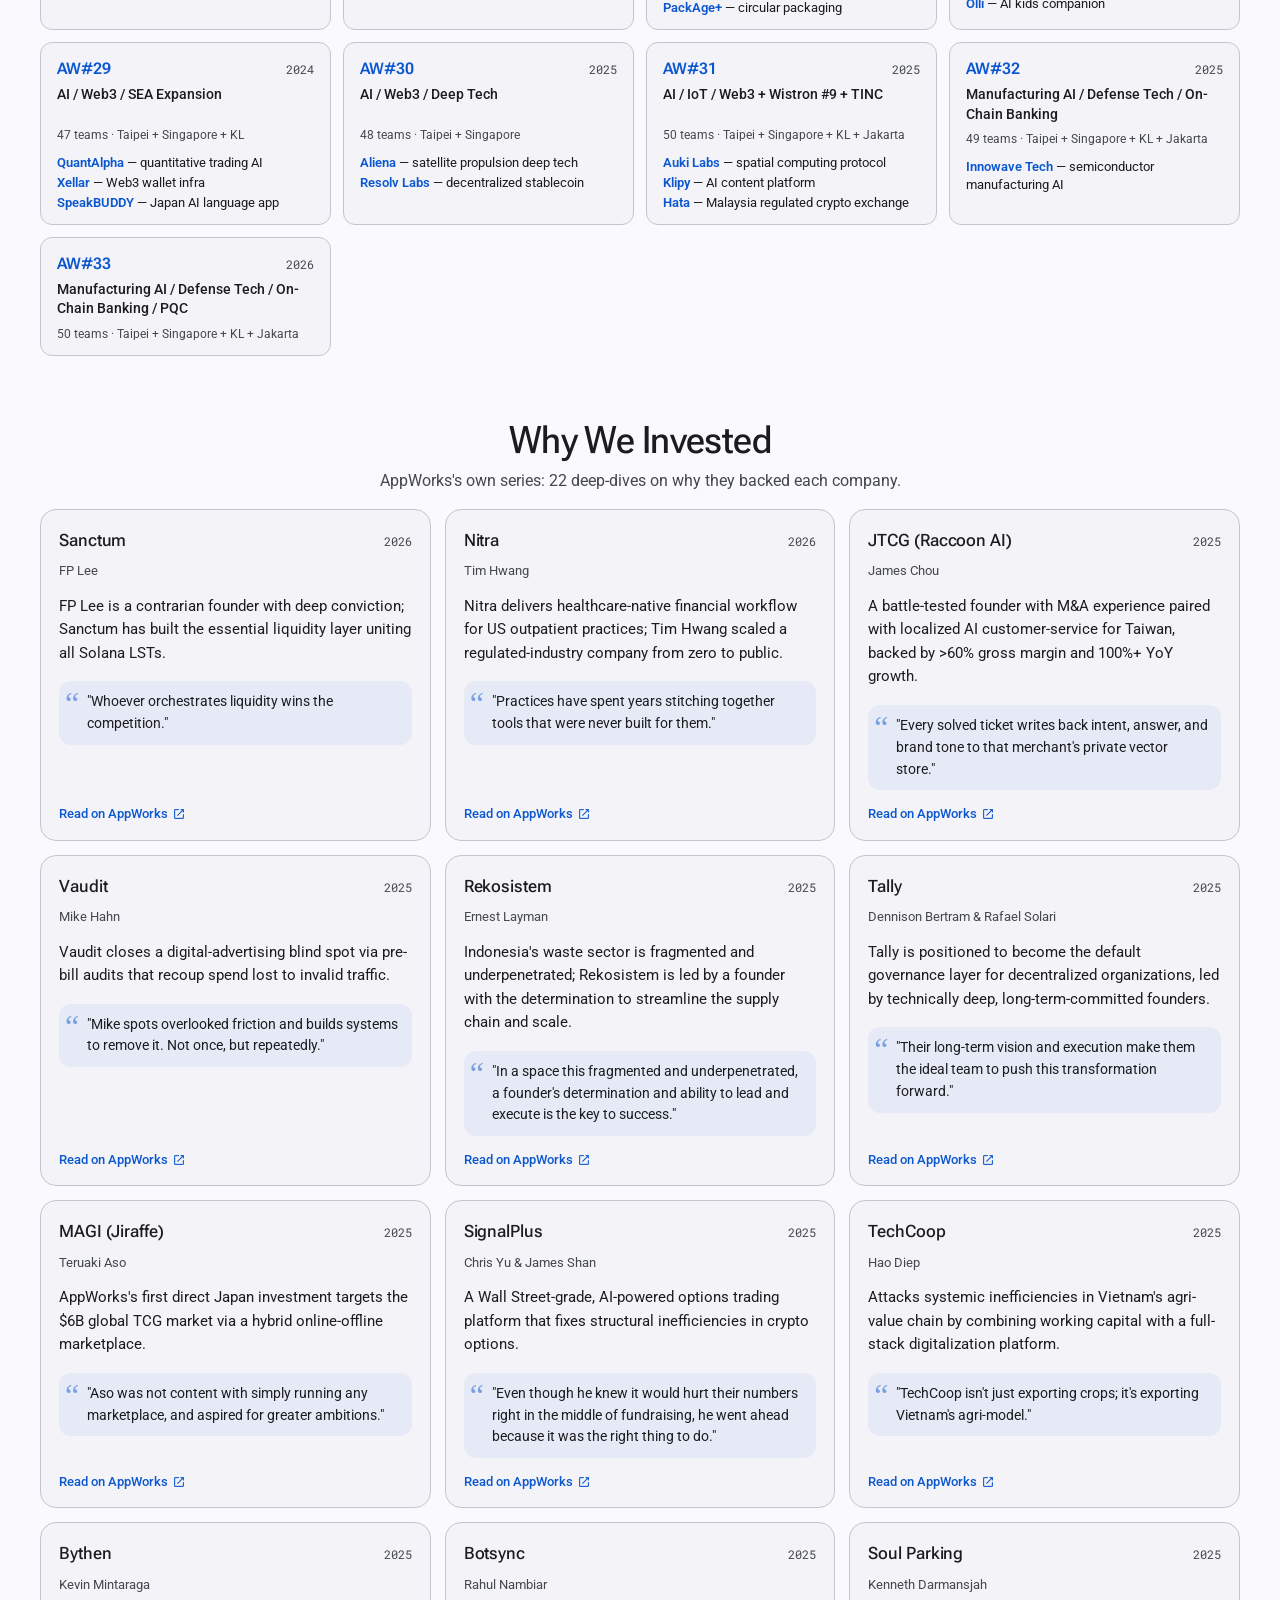
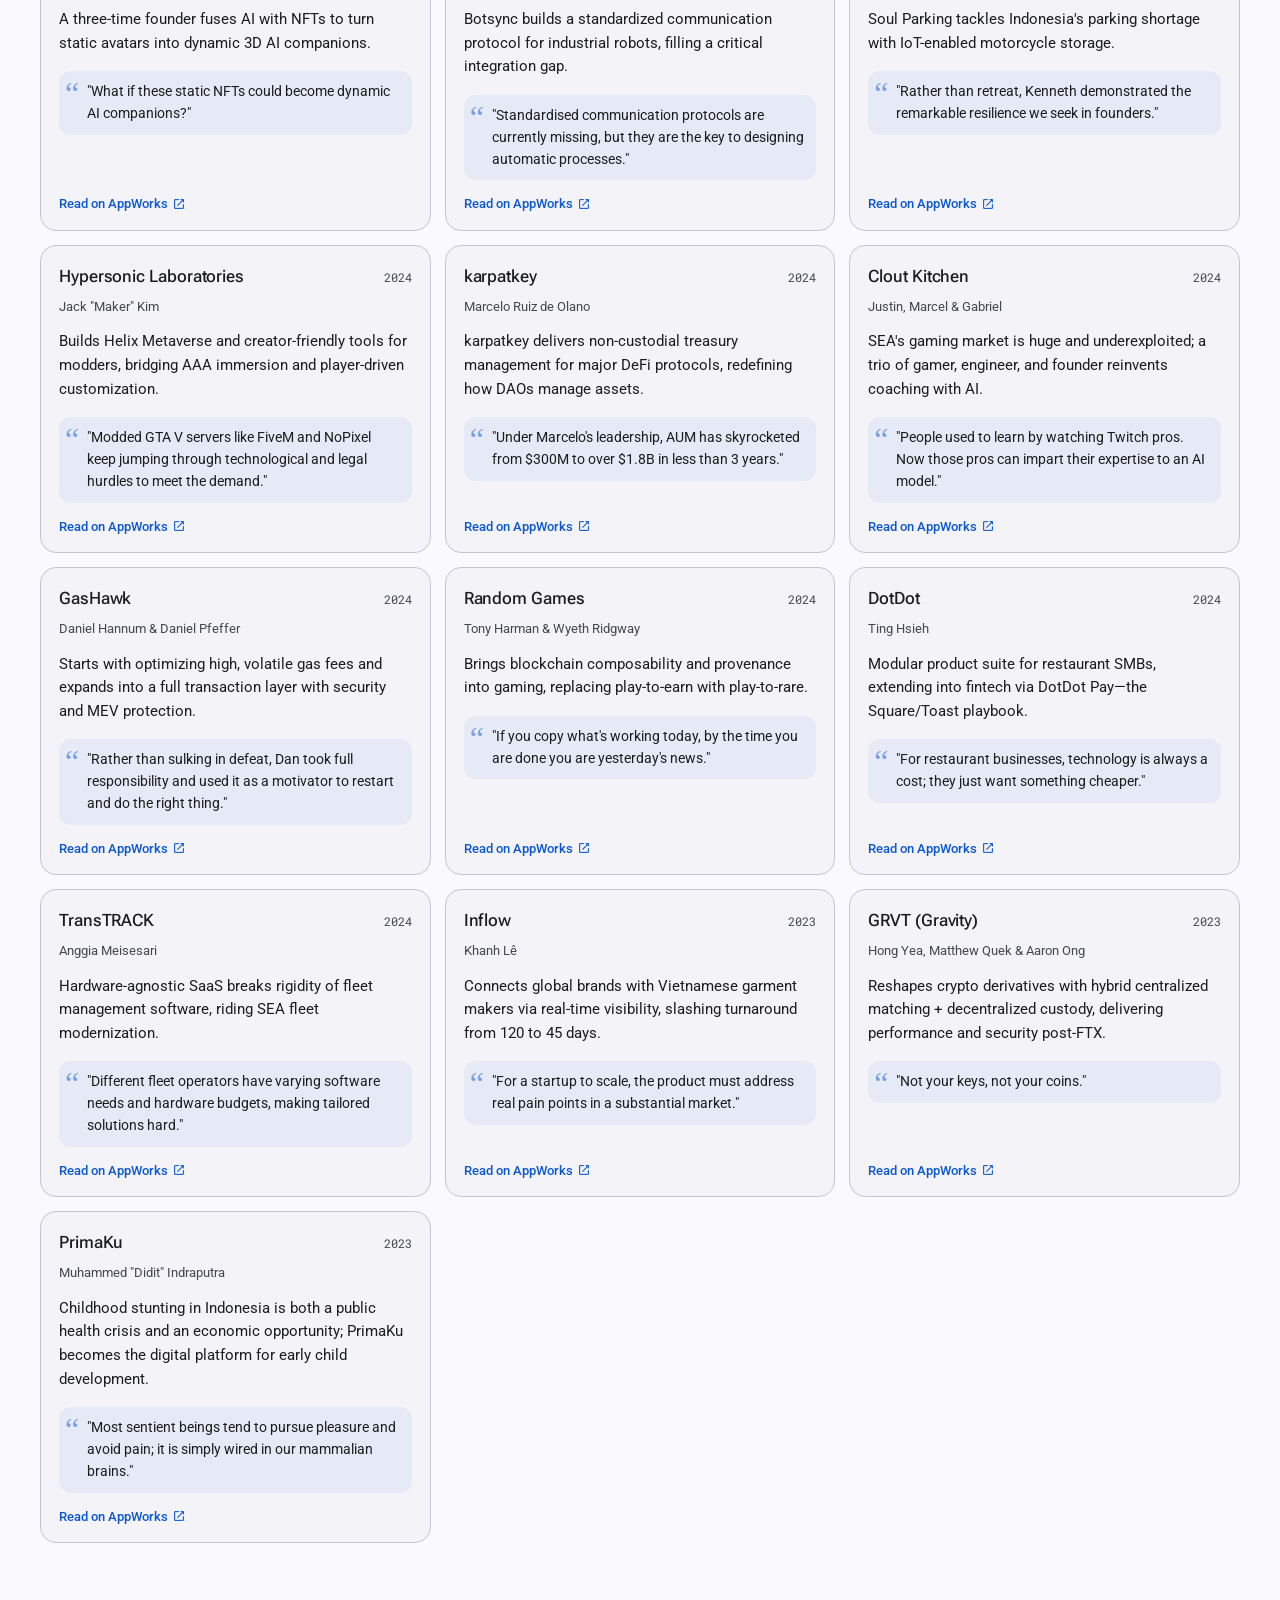
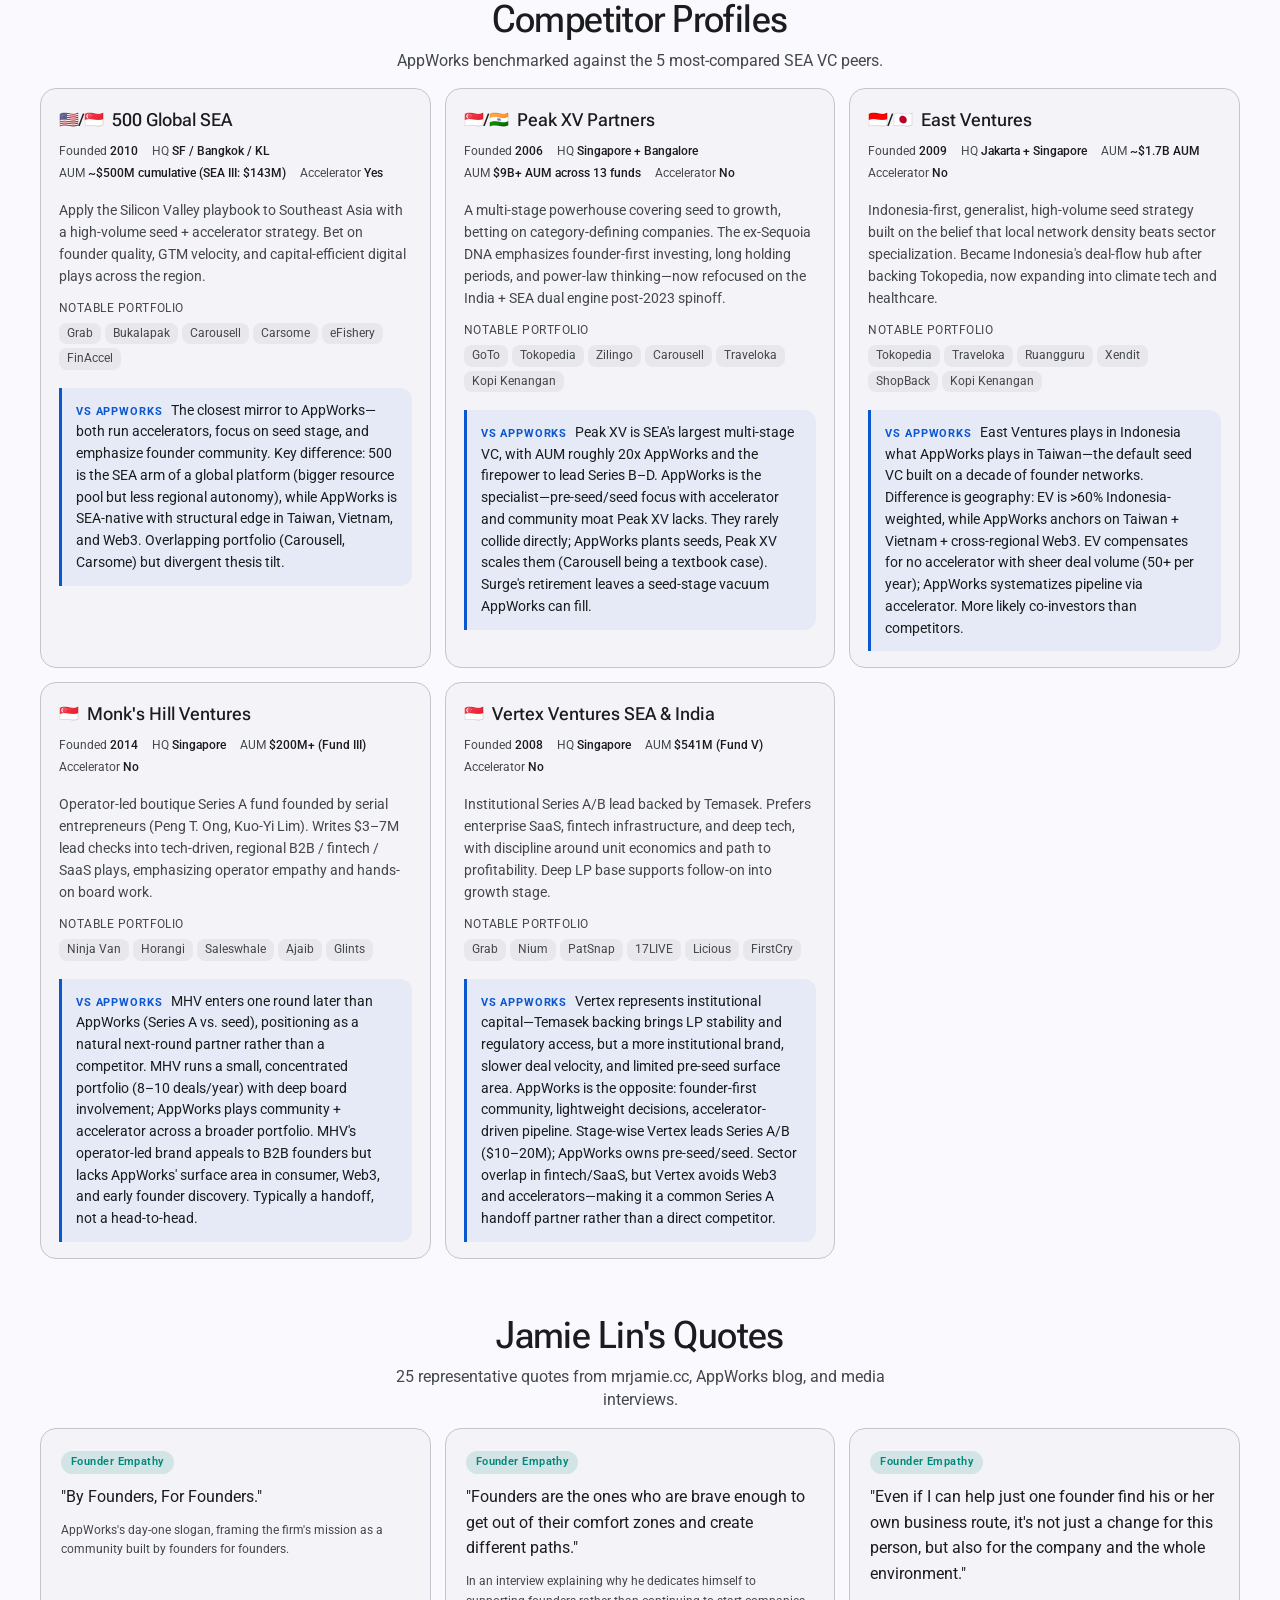
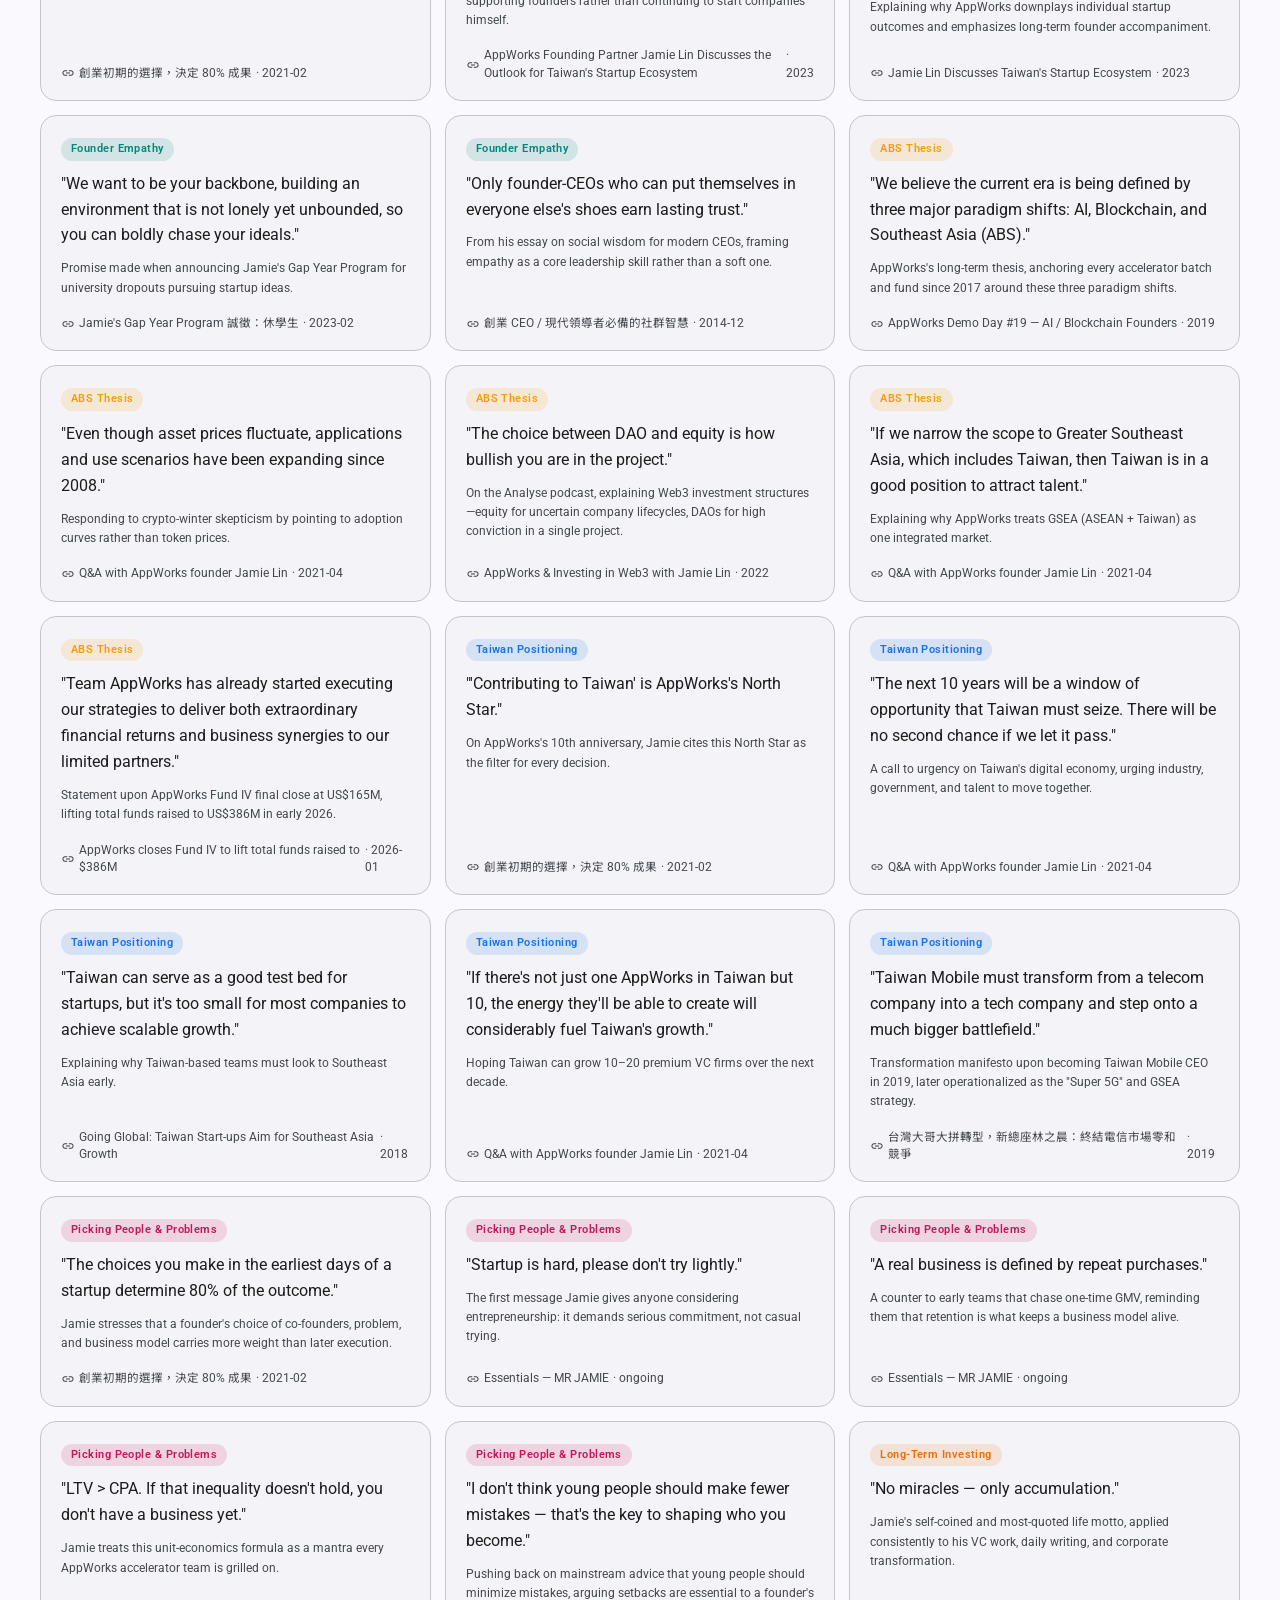
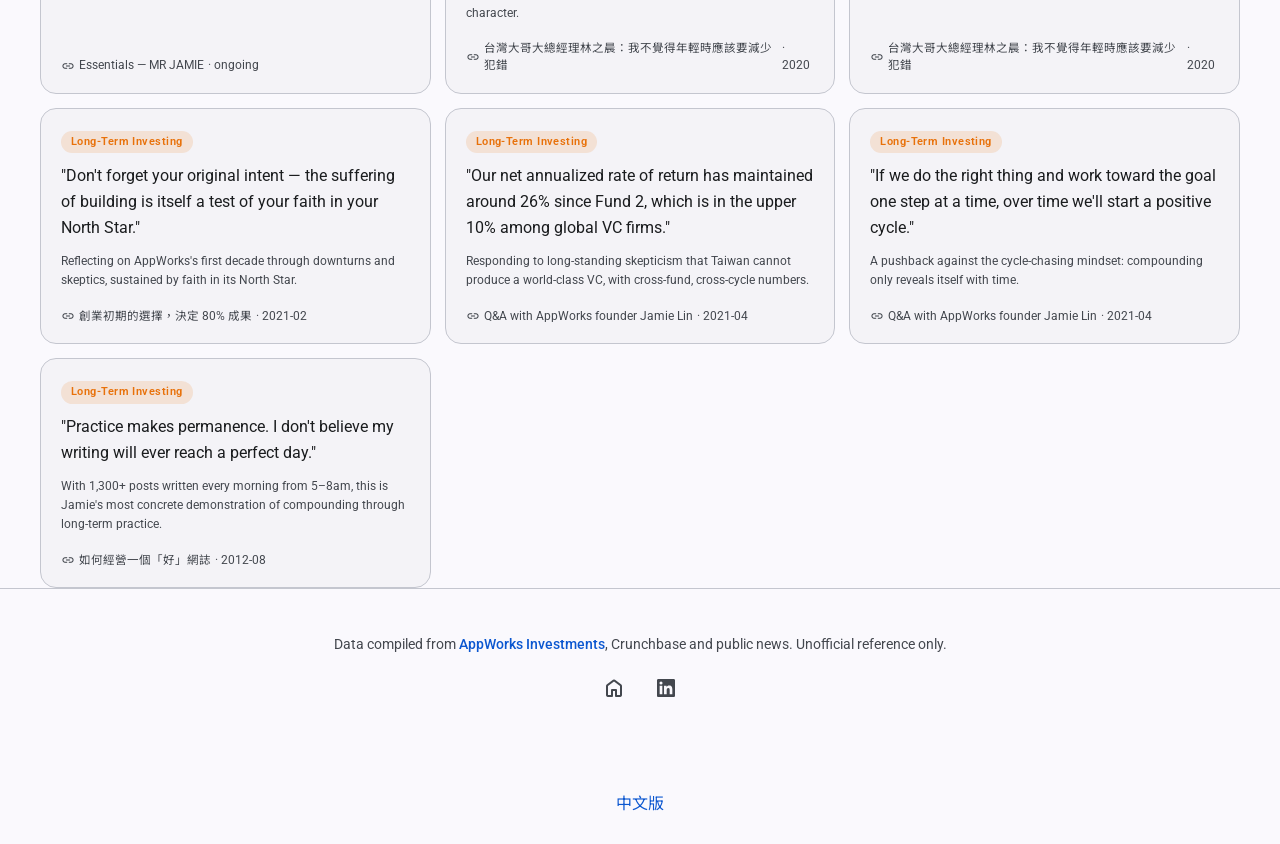
<file: en/ecosystem.html>
<!doctype html>
<html lang="en" data-theme="light">
<head>
  <script async src="https://www.googletagmanager.com/gtag/js?id=G-WN17V7GL48"></script>
  <script>
    window.dataLayer = window.dataLayer || [];
    function gtag(){ dataLayer.push(arguments); }
    gtag('js', new Date());
    gtag('config', 'G-WN17V7GL48');
  </script>

  <meta charset="utf-8" />
  <meta name="viewport" content="width=device-width, initial-scale=1, viewport-fit=cover" />
  <title>Ecosystem: Demo Day · Why We Invested · Competitors · Quotes · AppWorks Portfolio Atlas</title>
  <meta name="description" content="Demo Day chronicle · 22 Why-We-Invested · 5 SEA-VC competitors · Jamie Lin quotes." />
  <meta name="author" content="Unofficial study companion" />
  <meta name="theme-color" content="#0b57d0" />

  <meta property="og:type" content="article" />
  <meta property="og:title" content="Ecosystem: Demo Day · Why We Invested · Competitors · Quotes · AppWorks Portfolio Atlas" />
  <meta property="og:description" content="Demo Day chronicle · 22 Why-We-Invested · 5 SEA-VC competitors · Jamie Lin quotes." />
  <meta property="og:image" content="https://appwork-analysis.peteraim.com/og-image.png" />
  <meta property="og:url" content="https://appwork-analysis.peteraim.com/en/ecosystem.html" />

  <link rel="canonical" href="https://appwork-analysis.peteraim.com/en/ecosystem.html" />
  <link rel="alternate" hreflang="zh-Hant" href="https://appwork-analysis.peteraim.com/ecosystem.html" />
  <link rel="alternate" hreflang="en" href="https://appwork-analysis.peteraim.com/en/ecosystem.html" />
  <link rel="alternate" hreflang="x-default" href="https://appwork-analysis.peteraim.com/ecosystem.html" />
  <link rel="manifest" href="../site.webmanifest" />
  <link rel="apple-touch-icon" href="data:image/svg+xml,<svg xmlns='http://www.w3.org/2000/svg' viewBox='0 0 180 180'><rect width='180' height='180' rx='40' fill='%230b57d0'/><text x='90' y='122' font-size='84' text-anchor='middle' fill='white' font-family='sans-serif' font-weight='700'>AW</text></svg>" />

  <link rel="preconnect" href="https://fonts.googleapis.com" />
  <link rel="preconnect" href="https://fonts.gstatic.com" crossorigin />
  <link href="https://fonts.googleapis.com/css2?family=Roboto:wght@400;500;700&family=Roboto+Flex:opsz,wght@8..144,400..700&family=Roboto+Mono:wght@400;500&family=Noto+Sans+TC:wght@400;500;700&display=swap" rel="stylesheet" />
  <link href="https://fonts.googleapis.com/css2?family=Material+Symbols+Rounded:opsz,wght,FILL,GRAD@24,400,0,0&display=swap" rel="stylesheet" />

  <link rel="stylesheet" href="../assets/styles.css" />
  <link rel="stylesheet" href="../assets/pages.css" />
  <link rel="icon" href="data:image/svg+xml,<svg xmlns='http://www.w3.org/2000/svg' viewBox='0 0 100 100'><rect width='100' height='100' rx='24' fill='%230b57d0'/><text x='50' y='70' font-size='52' text-anchor='middle' fill='white' font-family='sans-serif' font-weight='700'>AW</text></svg>" />
  <meta property="og:image:width" content="1200">
  <meta property="og:image:height" content="630">
  <meta name="twitter:image" content="https://appwork-analysis.peteraim.com/og-image.png">
  <meta name="twitter:card" content="summary_large_image">
</head>
<body>
  <header class="appbar">
    <div class="appbar__brand">
      <span class="brand-mark">AW</span>
      <span>
        <span data-i18n="brand">AppWorks 投資組合圖鑑</span><br />
        <span class="brand-sub" data-i18n="brandSub">台灣 × 大東南亞 創投與加速器</span>
      </span>
    </div>
    <a class="ghstar ripple-host" href="https://github.com/tingwei161803/appwork-analysis" target="_blank" rel="noopener" aria-label="Star this project on GitHub">
      <svg class="ghstar__logo" viewBox="0 0 16 16" aria-hidden="true" fill="currentColor"><path d="M8 0C3.58 0 0 3.58 0 8c0 3.54 2.29 6.53 5.47 7.59.4.07.55-.17.55-.38 0-.19-.01-.82-.01-1.49-2.01.37-2.53-.49-2.69-.94-.09-.23-.48-.94-.82-1.13-.28-.15-.68-.52-.01-.53.63-.01 1.08.58 1.23.82.72 1.21 1.87.87 2.33.66.07-.52.28-.87.51-1.07-1.78-.2-3.64-.89-3.64-3.95 0-.87.31-1.59.82-2.15-.08-.2-.36-1.02.08-2.12 0 0 .67-.21 2.2.82.64-.18 1.32-.27 2-.27.68 0 1.36.09 2 .27 1.53-1.04 2.2-.82 2.2-.82.44 1.1.16 1.92.08 2.12.51.56.82 1.27.82 2.15 0 3.07-1.87 3.75-3.65 3.95.29.25.54.73.54 1.48 0 1.07-.01 1.93-.01 2.2 0 .21.15.46.55.38A8.013 8.013 0 0016 8c0-4.42-3.58-8-8-8z"></path></svg>
      <span class="ghstar__star" aria-hidden="true">★</span>
      <span class="ghstar__text">Star</span>
      <span class="ghstar__count" id="gh-count" hidden></span>
    </a>
    <div class="seg" role="group" aria-label="Language">
      <a id="lang-zh" data-lang="zh" href="/ecosystem.html" hreflang="zh-Hant" lang="zh-Hant" rel="alternate" aria-current="false" aria-label="中文"><span class="lbl">中文</span></a>
      <a id="lang-en" data-lang="en" href="/en/ecosystem.html" hreflang="en" lang="en" rel="alternate" aria-current="page" aria-label="English"><span class="lbl">EN</span></a>
    </div>
    <button class="icon-btn ripple-host" id="theme-toggle" aria-label="Toggle theme" title="切換深淺色">
      <span class="material-symbols-rounded" id="theme-icon">dark_mode</span>
    </button>
  </header>

  <nav class="appnav" aria-label="Sections">
    <div class="appnav__inner">
      <a href="index.html"><span class="material-symbols-rounded">home</span><span data-i18n="pgHome">首頁</span></a>
      <a href="portfolio.html"><span class="material-symbols-rounded">grid_view</span><span data-i18n="pgPortfolio">投資組合</span></a>
      <a href="analysis.html"><span class="material-symbols-rounded">menu_book</span><span data-i18n="pgAnalysis">深度分析</span></a>
      <a href="insights.html"><span class="material-symbols-rounded">monitoring</span><span data-i18n="pgInsights">數據地圖</span></a>
      <a href="ecosystem.html" aria-current="page"><span class="material-symbols-rounded">hub</span><span data-i18n="pgEcosystem">生態系</span></a>
    </div>
  </nav>

  <main>
<section class="demo-day" id="demo-day" aria-labelledby="demo-day-heading">
    <header class="section-head">
      <h2 id="demo-day-heading" data-i18n="demoDayTitle">Demo Day Chronicle</h2>
      <p data-i18n="demoDaySub">Themes, sizes, and signature companies from AW#1 to AW#33.</p>
    </header>
    <div class="demo-day-intro" id="demo-day-intro">From 11 teams at a small Taipei Demo Day in 2010 to a four-city flagship tour spanning Taipei, Singapore, Kuala Lumpur, and Jakarta by AW#33 in 2026, AppWorks Accelerator chronicles Greater Southeast Asia's internet evolution—from Web, Mobile, and O2O to AI, Blockchain, Manufacturing AI, Defense Tech, and Post-Quantum Crypto across 33 batches.</div>
    <div class="demo-day-grid" id="demo-day-grid">
      <div class="dd-card">
        <div class="dd-card__head">
          <span class="dd-card__batch">AW#1</span>
          <span class="dd-card__year">2010</span>
        </div>
        <div class="dd-card__theme">Internet</div>
        <div class="dd-card__meta">11 teams · Taipei</div>
        <div class="dd-card__highlights"><div class="dd-card__hl"><b>Tagtoo</b> — inaugural cohort, ad-tech pioneer</div></div>
      </div>
    
      <div class="dd-card">
        <div class="dd-card__head">
          <span class="dd-card__batch">AW#2</span>
          <span class="dd-card__year">2011</span>
        </div>
        <div class="dd-card__theme">Internet</div>
        <div class="dd-card__meta">22 teams · Taipei</div>
        <div class="dd-card__highlights"><div class="dd-card__hl"><b>CHOCO TV</b> — later acquired by LINE TV</div></div>
      </div>
    
      <div class="dd-card">
        <div class="dd-card__head">
          <span class="dd-card__batch">AW#3</span>
          <span class="dd-card__year">2011</span>
        </div>
        <div class="dd-card__theme">Internet</div>
        <div class="dd-card__meta">25 teams · Taipei</div>
        <div class="dd-card__highlights"><div class="dd-card__hl"><b>Fandora</b> — early creator-economy player</div></div>
      </div>
    
      <div class="dd-card">
        <div class="dd-card__head">
          <span class="dd-card__batch">AW#4</span>
          <span class="dd-card__year">2012</span>
        </div>
        <div class="dd-card__theme">Internet</div>
        <div class="dd-card__meta">28 teams · Taipei</div>
        <div class="dd-card__highlights"><div class="dd-card__hl"><b>NewsLeopard</b> — EDM marketing platform</div></div>
      </div>
    
      <div class="dd-card">
        <div class="dd-card__head">
          <span class="dd-card__batch">AW#5</span>
          <span class="dd-card__year">2012</span>
        </div>
        <div class="dd-card__theme">Internet</div>
        <div class="dd-card__meta">30 teams · Taipei</div>
        
      </div>
    
      <div class="dd-card">
        <div class="dd-card__head">
          <span class="dd-card__batch">AW#6</span>
          <span class="dd-card__year">2013</span>
        </div>
        <div class="dd-card__theme">Internet</div>
        <div class="dd-card__meta">32 teams · Taipei</div>
        
      </div>
    
      <div class="dd-card">
        <div class="dd-card__head">
          <span class="dd-card__batch">AW#7</span>
          <span class="dd-card__year">2013</span>
        </div>
        <div class="dd-card__theme">Internet</div>
        <div class="dd-card__meta">35 teams · Taipei</div>
        
      </div>
    
      <div class="dd-card">
        <div class="dd-card__head">
          <span class="dd-card__batch">AW#8</span>
          <span class="dd-card__year">2014</span>
        </div>
        <div class="dd-card__theme">Mobile / O2O</div>
        <div class="dd-card__meta">36 teams · Taipei</div>
        
      </div>
    
      <div class="dd-card">
        <div class="dd-card__head">
          <span class="dd-card__batch">AW#9</span>
          <span class="dd-card__year">2014</span>
        </div>
        <div class="dd-card__theme">Mobile / O2O</div>
        <div class="dd-card__meta">38 teams · Taipei</div>
        <div class="dd-card__highlights"><div class="dd-card__hl"><b>Happ.</b> — mobile services startup</div></div>
      </div>
    
      <div class="dd-card">
        <div class="dd-card__head">
          <span class="dd-card__batch">AW#10</span>
          <span class="dd-card__year">2015</span>
        </div>
        <div class="dd-card__theme">Mobile / O2O</div>
        <div class="dd-card__meta">40 teams · Taipei</div>
        <div class="dd-card__highlights"><div class="dd-card__hl"><b>DotDot</b> — O2O service player</div></div>
      </div>
    
      <div class="dd-card">
        <div class="dd-card__head">
          <span class="dd-card__batch">AW#11</span>
          <span class="dd-card__year">2015</span>
        </div>
        <div class="dd-card__theme">Mobile / O2O</div>
        <div class="dd-card__meta">42 teams · Taipei</div>
        
      </div>
    
      <div class="dd-card">
        <div class="dd-card__head">
          <span class="dd-card__batch">AW#12</span>
          <span class="dd-card__year">2016</span>
        </div>
        <div class="dd-card__theme">Mobile / O2O</div>
        <div class="dd-card__meta">44 teams · Taipei</div>
        <div class="dd-card__highlights"><div class="dd-card__hl"><b>WeMo Scooter</b> — Taiwan e-scooter sharing pioneer</div></div>
      </div>
    
      <div class="dd-card">
        <div class="dd-card__head">
          <span class="dd-card__batch">AW#13</span>
          <span class="dd-card__year">2016</span>
        </div>
        <div class="dd-card__theme">Mobile / O2O</div>
        <div class="dd-card__meta">45 teams · Taipei</div>
        <div class="dd-card__highlights"><div class="dd-card__hl"><b>ShopBack</b> — SEA cashback unicorn</div><div class="dd-card__hl"><b>Raccoon AI</b> — AI customer service</div></div>
      </div>
    
      <div class="dd-card">
        <div class="dd-card__head">
          <span class="dd-card__batch">AW#14</span>
          <span class="dd-card__year">2017</span>
        </div>
        <div class="dd-card__theme">Mobile / O2O</div>
        <div class="dd-card__meta">46 teams · Taipei</div>
        <div class="dd-card__highlights"><div class="dd-card__hl"><b>Cake</b> — Vietnam digital banking leader</div></div>
      </div>
    
      <div class="dd-card">
        <div class="dd-card__head">
          <span class="dd-card__batch">AW#15</span>
          <span class="dd-card__year">2017</span>
        </div>
        <div class="dd-card__theme">Mobile / O2O</div>
        <div class="dd-card__meta">47 teams · Taipei</div>
        
      </div>
    
      <div class="dd-card">
        <div class="dd-card__head">
          <span class="dd-card__batch">AW#16</span>
          <span class="dd-card__year">2018</span>
        </div>
        <div class="dd-card__theme">AI + Blockchain (pivot point)</div>
        <div class="dd-card__meta">38 teams · Taipei</div>
        <div class="dd-card__highlights"><div class="dd-card__hl"><b>Omnichat</b> — omnichannel conversational commerce</div><div class="dd-card__hl"><b>TONX</b> — TON ecosystem RPC infra</div></div>
      </div>
    
      <div class="dd-card">
        <div class="dd-card__head">
          <span class="dd-card__batch">AW#17</span>
          <span class="dd-card__year">2018</span>
        </div>
        <div class="dd-card__theme">AI + Blockchain</div>
        <div class="dd-card__meta">40 teams · Taipei</div>
        <div class="dd-card__highlights"><div class="dd-card__hl"><b>XREX</b> — cross-border blockchain finance</div><div class="dd-card__hl"><b>Teahouse</b> — DeFi liquidity management</div><div class="dd-card__hl"><b>Numbers</b> — decentralized media provenance</div></div>
      </div>
    
      <div class="dd-card">
        <div class="dd-card__head">
          <span class="dd-card__batch">AW#18</span>
          <span class="dd-card__year">2019</span>
        </div>
        <div class="dd-card__theme">A.B.S. (AI + Blockchain + SEA)</div>
        <div class="dd-card__meta">32 teams · Taipei</div>
        <div class="dd-card__highlights"><div class="dd-card__hl"><b>USPACE</b> — smart parking sharing</div><div class="dd-card__hl"><b>LikeCoin</b> — creator content chain</div></div>
      </div>
    
      <div class="dd-card">
        <div class="dd-card__head">
          <span class="dd-card__batch">AW#19</span>
          <span class="dd-card__year">2019</span>
        </div>
        <div class="dd-card__theme">A.B.S. (AI + Blockchain + SEA)</div>
        <div class="dd-card__meta">35 teams · Taipei</div>
        <div class="dd-card__highlights"><div class="dd-card__hl"><b>Blocto</b> — cross-chain wallet leader</div><div class="dd-card__hl"><b>Matters</b> — decentralized content community</div></div>
      </div>
    
      <div class="dd-card">
        <div class="dd-card__head">
          <span class="dd-card__batch">AW#20</span>
          <span class="dd-card__year">2020</span>
        </div>
        <div class="dd-card__theme">A.B.S. (AI + Blockchain + SEA)</div>
        <div class="dd-card__meta">34 teams · Taipei</div>
        <div class="dd-card__highlights"><div class="dd-card__hl"><b>Pendle</b> — DeFi yield tokenization</div><div class="dd-card__hl"><b>XY.Finance</b> — cross-chain aggregation</div></div>
      </div>
    
      <div class="dd-card">
        <div class="dd-card__head">
          <span class="dd-card__batch">AW#21</span>
          <span class="dd-card__year">2020</span>
        </div>
        <div class="dd-card__theme">A.B.S. (AI + Blockchain + SEA)</div>
        <div class="dd-card__meta">36 teams · Taipei / Virtual</div>
        <div class="dd-card__highlights"><div class="dd-card__hl"><b>StraitsX</b> — Singapore stablecoin rails</div><div class="dd-card__hl"><b>Docosan</b> — Vietnam digital healthcare booking</div></div>
      </div>
    
      <div class="dd-card">
        <div class="dd-card__head">
          <span class="dd-card__batch">AW#22</span>
          <span class="dd-card__year">2021</span>
        </div>
        <div class="dd-card__theme">A.B.S. (AI + Blockchain + SEA)</div>
        <div class="dd-card__meta">38 teams · Taipei / Virtual</div>
        
      </div>
    
      <div class="dd-card">
        <div class="dd-card__head">
          <span class="dd-card__batch">AW#23</span>
          <span class="dd-card__year">2021</span>
        </div>
        <div class="dd-card__theme">NFT / DeFi peak</div>
        <div class="dd-card__meta">42 teams · Taipei / Virtual</div>
        
      </div>
    
      <div class="dd-card">
        <div class="dd-card__head">
          <span class="dd-card__batch">AW#24</span>
          <span class="dd-card__year">2022</span>
        </div>
        <div class="dd-card__theme">A.B.S. (AI + Blockchain + SEA)</div>
        <div class="dd-card__meta">40 teams · Taipei + Singapore</div>
        
      </div>
    
      <div class="dd-card">
        <div class="dd-card__head">
          <span class="dd-card__batch">AW#25</span>
          <span class="dd-card__year">2022</span>
        </div>
        <div class="dd-card__theme">A.B.S. (AI + Blockchain + SEA)</div>
        <div class="dd-card__meta">41 teams · Taipei + Singapore</div>
        
      </div>
    
      <div class="dd-card">
        <div class="dd-card__head">
          <span class="dd-card__batch">AW#26</span>
          <span class="dd-card__year">2023</span>
        </div>
        <div class="dd-card__theme">A.B.S. + Wistron Accelerator #4</div>
        <div class="dd-card__meta">44 teams · Taipei + Singapore</div>
        <div class="dd-card__highlights"><div class="dd-card__hl"><b>Allos</b> — SEA employee rewards SaaS</div><div class="dd-card__hl"><b>Tokban</b> — SEA construction B2B</div></div>
      </div>
    
      <div class="dd-card">
        <div class="dd-card__head">
          <span class="dd-card__batch">AW#27</span>
          <span class="dd-card__year">2023</span>
        </div>
        <div class="dd-card__theme">AI Marketing / Creator Economy / Sustainability</div>
        <div class="dd-card__meta">45 teams · Taipei + Singapore</div>
        <div class="dd-card__highlights"><div class="dd-card__hl"><b>CreatorDB</b> — creator analytics</div><div class="dd-card__hl"><b>Storipress</b> — AI-powered media CMS</div><div class="dd-card__hl"><b>PackAge+</b> — circular packaging</div></div>
      </div>
    
      <div class="dd-card">
        <div class="dd-card__head">
          <span class="dd-card__batch">AW#28</span>
          <span class="dd-card__year">2024</span>
        </div>
        <div class="dd-card__theme">Web3 / AI / Event Horizon</div>
        <div class="dd-card__meta">46 teams · Taipei + Singapore + KL</div>
        <div class="dd-card__highlights"><div class="dd-card__hl"><b>ADPList</b> — global mentorship platform</div><div class="dd-card__hl"><b>Borong</b> — SEA B2B wholesale</div><div class="dd-card__hl"><b>Olli</b> — AI kids companion</div></div>
      </div>
    
      <div class="dd-card">
        <div class="dd-card__head">
          <span class="dd-card__batch">AW#29</span>
          <span class="dd-card__year">2024</span>
        </div>
        <div class="dd-card__theme">AI / Web3 / SEA Expansion</div>
        <div class="dd-card__meta">47 teams · Taipei + Singapore + KL</div>
        <div class="dd-card__highlights"><div class="dd-card__hl"><b>QuantAlpha</b> — quantitative trading AI</div><div class="dd-card__hl"><b>Xellar</b> — Web3 wallet infra</div><div class="dd-card__hl"><b>SpeakBUDDY</b> — Japan AI language app</div></div>
      </div>
    
      <div class="dd-card">
        <div class="dd-card__head">
          <span class="dd-card__batch">AW#30</span>
          <span class="dd-card__year">2025</span>
        </div>
        <div class="dd-card__theme">AI / Web3 / Deep Tech</div>
        <div class="dd-card__meta">48 teams · Taipei + Singapore</div>
        <div class="dd-card__highlights"><div class="dd-card__hl"><b>Aliena</b> — satellite propulsion deep tech</div><div class="dd-card__hl"><b>Resolv Labs</b> — decentralized stablecoin</div></div>
      </div>
    
      <div class="dd-card">
        <div class="dd-card__head">
          <span class="dd-card__batch">AW#31</span>
          <span class="dd-card__year">2025</span>
        </div>
        <div class="dd-card__theme">AI / IoT / Web3 + Wistron #9 + TINC</div>
        <div class="dd-card__meta">50 teams · Taipei + Singapore + KL + Jakarta</div>
        <div class="dd-card__highlights"><div class="dd-card__hl"><b>Auki Labs</b> — spatial computing protocol</div><div class="dd-card__hl"><b>Klipy</b> — AI content platform</div><div class="dd-card__hl"><b>Hata</b> — Malaysia regulated crypto exchange</div></div>
      </div>
    
      <div class="dd-card">
        <div class="dd-card__head">
          <span class="dd-card__batch">AW#32</span>
          <span class="dd-card__year">2025</span>
        </div>
        <div class="dd-card__theme">Manufacturing AI / Defense Tech / On-Chain Banking</div>
        <div class="dd-card__meta">49 teams · Taipei + Singapore + KL + Jakarta</div>
        <div class="dd-card__highlights"><div class="dd-card__hl"><b>Innowave Tech</b> — semiconductor manufacturing AI</div></div>
      </div>
    
      <div class="dd-card">
        <div class="dd-card__head">
          <span class="dd-card__batch">AW#33</span>
          <span class="dd-card__year">2026</span>
        </div>
        <div class="dd-card__theme">Manufacturing AI / Defense Tech / On-Chain Banking / PQC</div>
        <div class="dd-card__meta">50 teams · Taipei + Singapore + KL + Jakarta</div>
        
      </div>
    </div>
  </section>

  <section class="why-invested" id="why-invested" aria-labelledby="why-invested-heading">
    <header class="section-head">
      <h2 id="why-invested-heading" data-i18n="whyInvestedTitle">Why We Invested</h2>
      <p data-i18n="whyInvestedSub">AppWorks's own series: 22 deep-dives on why they backed each company.</p>
    </header>
    <div class="why-grid" id="why-grid">
      <div class="why-card">
        <div class="why-card__head">
          <h3>Sanctum</h3>
          <span class="why-year">2026</span>
        </div>
        <p class="why-card__founder">FP Lee</p>
        <p class="why-card__thesis">FP Lee is a contrarian founder with deep conviction; Sanctum has built the essential liquidity layer uniting all Solana LSTs.</p>
        <div class="why-card__quote">"Whoever orchestrates liquidity wins the competition."</div>
        <a class="why-card__link" href="https://appworks.tw/why-we-invested-fp-lee-co-founder-ceo-of-sanctum/" target="_blank" rel="noopener">Read on AppWorks <span class="material-symbols-rounded">open_in_new</span></a>
      </div>
    
      <div class="why-card">
        <div class="why-card__head">
          <h3>Nitra</h3>
          <span class="why-year">2026</span>
        </div>
        <p class="why-card__founder">Tim Hwang</p>
        <p class="why-card__thesis">Nitra delivers healthcare-native financial workflow for US outpatient practices; Tim Hwang scaled a regulated-industry company from zero to public.</p>
        <div class="why-card__quote">"Practices have spent years stitching together tools that were never built for them."</div>
        <a class="why-card__link" href="https://appworks.tw/why-we-invested-tim-hwang-co-founder-ceo-of-nitra/" target="_blank" rel="noopener">Read on AppWorks <span class="material-symbols-rounded">open_in_new</span></a>
      </div>
    
      <div class="why-card">
        <div class="why-card__head">
          <h3>JTCG (Raccoon AI)</h3>
          <span class="why-year">2025</span>
        </div>
        <p class="why-card__founder">James Chou</p>
        <p class="why-card__thesis">A battle-tested founder with M&amp;A experience paired with localized AI customer-service for Taiwan, backed by &gt;60% gross margin and 100%+ YoY growth.</p>
        <div class="why-card__quote">"Every solved ticket writes back intent, answer, and brand tone to that merchant's private vector store."</div>
        <a class="why-card__link" href="https://appworks.tw/why-we-invested-james-chou-founders-of-jtcg-appworks-13/" target="_blank" rel="noopener">Read on AppWorks <span class="material-symbols-rounded">open_in_new</span></a>
      </div>
    
      <div class="why-card">
        <div class="why-card__head">
          <h3>Vaudit</h3>
          <span class="why-year">2025</span>
        </div>
        <p class="why-card__founder">Mike Hahn</p>
        <p class="why-card__thesis">Vaudit closes a digital-advertising blind spot via pre-bill audits that recoup spend lost to invalid traffic.</p>
        <div class="why-card__quote">"Mike spots overlooked friction and builds systems to remove it. Not once, but repeatedly."</div>
        <a class="why-card__link" href="https://appworks.tw/why-we-invested-mike-hahn-founder-ceo-of-vaudit/" target="_blank" rel="noopener">Read on AppWorks <span class="material-symbols-rounded">open_in_new</span></a>
      </div>
    
      <div class="why-card">
        <div class="why-card__head">
          <h3>Rekosistem</h3>
          <span class="why-year">2025</span>
        </div>
        <p class="why-card__founder">Ernest Layman</p>
        <p class="why-card__thesis">Indonesia's waste sector is fragmented and underpenetrated; Rekosistem is led by a founder with the determination to streamline the supply chain and scale.</p>
        <div class="why-card__quote">"In a space this fragmented and underpenetrated, a founder's determination and ability to lead and execute is the key to success."</div>
        <a class="why-card__link" href="https://appworks.tw/why-we-invested-ernest-layman-co-founder-and-ceo-of-rekosistem/" target="_blank" rel="noopener">Read on AppWorks <span class="material-symbols-rounded">open_in_new</span></a>
      </div>
    
      <div class="why-card">
        <div class="why-card__head">
          <h3>Tally</h3>
          <span class="why-year">2025</span>
        </div>
        <p class="why-card__founder">Dennison Bertram &amp; Rafael Solari</p>
        <p class="why-card__thesis">Tally is positioned to become the default governance layer for decentralized organizations, led by technically deep, long-term-committed founders.</p>
        <div class="why-card__quote">"Their long-term vision and execution make them the ideal team to push this transformation forward."</div>
        <a class="why-card__link" href="https://appworks.tw/why-we-invested-dennison-bertram-and-rafael-solari-the-co-founders-of-tally/" target="_blank" rel="noopener">Read on AppWorks <span class="material-symbols-rounded">open_in_new</span></a>
      </div>
    
      <div class="why-card">
        <div class="why-card__head">
          <h3>MAGI (Jiraffe)</h3>
          <span class="why-year">2025</span>
        </div>
        <p class="why-card__founder">Teruaki Aso</p>
        <p class="why-card__thesis">AppWorks's first direct Japan investment targets the $6B global TCG market via a hybrid online-offline marketplace.</p>
        <div class="why-card__quote">"Aso was not content with simply running any marketplace, and aspired for greater ambitions."</div>
        <a class="why-card__link" href="https://appworks.tw/why-we-invested-teruaki-aso-founder-ceo-of-jiraffe-magi/" target="_blank" rel="noopener">Read on AppWorks <span class="material-symbols-rounded">open_in_new</span></a>
      </div>
    
      <div class="why-card">
        <div class="why-card__head">
          <h3>SignalPlus</h3>
          <span class="why-year">2025</span>
        </div>
        <p class="why-card__founder">Chris Yu &amp; James Shan</p>
        <p class="why-card__thesis">A Wall Street-grade, AI-powered options trading platform that fixes structural inefficiencies in crypto options.</p>
        <div class="why-card__quote">"Even though he knew it would hurt their numbers right in the middle of fundraising, he went ahead because it was the right thing to do."</div>
        <a class="why-card__link" href="https://appworks.tw/why-we-invested-chris-yu-and-james-shan-co-founders-of-signalplus/" target="_blank" rel="noopener">Read on AppWorks <span class="material-symbols-rounded">open_in_new</span></a>
      </div>
    
      <div class="why-card">
        <div class="why-card__head">
          <h3>TechCoop</h3>
          <span class="why-year">2025</span>
        </div>
        <p class="why-card__founder">Hao Diep</p>
        <p class="why-card__thesis">Attacks systemic inefficiencies in Vietnam's agri-value chain by combining working capital with a full-stack digitalization platform.</p>
        <div class="why-card__quote">"TechCoop isn't just exporting crops; it's exporting Vietnam's agri-model."</div>
        <a class="why-card__link" href="https://appworks.tw/why-we-invested-hao-diep-co-founder-ceo-of-techcoop/" target="_blank" rel="noopener">Read on AppWorks <span class="material-symbols-rounded">open_in_new</span></a>
      </div>
    
      <div class="why-card">
        <div class="why-card__head">
          <h3>Bythen</h3>
          <span class="why-year">2025</span>
        </div>
        <p class="why-card__founder">Kevin Mintaraga</p>
        <p class="why-card__thesis">A three-time founder fuses AI with NFTs to turn static avatars into dynamic 3D AI companions.</p>
        <div class="why-card__quote">"What if these static NFTs could become dynamic AI companions?"</div>
        <a class="why-card__link" href="https://appworks.tw/why-we-invested-kevin-mintaraga/" target="_blank" rel="noopener">Read on AppWorks <span class="material-symbols-rounded">open_in_new</span></a>
      </div>
    
      <div class="why-card">
        <div class="why-card__head">
          <h3>Botsync</h3>
          <span class="why-year">2025</span>
        </div>
        <p class="why-card__founder">Rahul Nambiar</p>
        <p class="why-card__thesis">Botsync builds a standardized communication protocol for industrial robots, filling a critical integration gap.</p>
        <div class="why-card__quote">"Standardised communication protocols are currently missing, but they are the key to designing automatic processes."</div>
        <a class="why-card__link" href="https://appworks.tw/why-we-invested-in-rahul-nambiar-the-founder-of-botsync/" target="_blank" rel="noopener">Read on AppWorks <span class="material-symbols-rounded">open_in_new</span></a>
      </div>
    
      <div class="why-card">
        <div class="why-card__head">
          <h3>Soul Parking</h3>
          <span class="why-year">2025</span>
        </div>
        <p class="why-card__founder">Kenneth Darmansjah</p>
        <p class="why-card__thesis">Soul Parking tackles Indonesia's parking shortage with IoT-enabled motorcycle storage.</p>
        <div class="why-card__quote">"Rather than retreat, Kenneth demonstrated the remarkable resilience we seek in founders."</div>
        <a class="why-card__link" href="https://appworks.tw/why-we-invested-kenneth-darmansjah-co-founder-ceo-of-soul-parking/" target="_blank" rel="noopener">Read on AppWorks <span class="material-symbols-rounded">open_in_new</span></a>
      </div>
    
      <div class="why-card">
        <div class="why-card__head">
          <h3>Hypersonic Laboratories</h3>
          <span class="why-year">2024</span>
        </div>
        <p class="why-card__founder">Jack "Maker" Kim</p>
        <p class="why-card__thesis">Builds Helix Metaverse and creator-friendly tools for modders, bridging AAA immersion and player-driven customization.</p>
        <div class="why-card__quote">"Modded GTA V servers like FiveM and NoPixel keep jumping through technological and legal hurdles to meet the demand."</div>
        <a class="why-card__link" href="https://appworks.tw/why-we-invested-jack-maker-kim-the-founder-of-hypersonic-laboratories/" target="_blank" rel="noopener">Read on AppWorks <span class="material-symbols-rounded">open_in_new</span></a>
      </div>
    
      <div class="why-card">
        <div class="why-card__head">
          <h3>karpatkey</h3>
          <span class="why-year">2024</span>
        </div>
        <p class="why-card__founder">Marcelo Ruiz de Olano</p>
        <p class="why-card__thesis">karpatkey delivers non-custodial treasury management for major DeFi protocols, redefining how DAOs manage assets.</p>
        <div class="why-card__quote">"Under Marcelo's leadership, AUM has skyrocketed from $300M to over $1.8B in less than 3 years."</div>
        <a class="why-card__link" href="https://appworks.tw/why-we-invested-marcelo-ruiz-de-olano-the-visionary-behind-karpatkey/" target="_blank" rel="noopener">Read on AppWorks <span class="material-symbols-rounded">open_in_new</span></a>
      </div>
    
      <div class="why-card">
        <div class="why-card__head">
          <h3>Clout Kitchen</h3>
          <span class="why-year">2024</span>
        </div>
        <p class="why-card__founder">Justin, Marcel &amp; Gabriel</p>
        <p class="why-card__thesis">SEA's gaming market is huge and underexploited; a trio of gamer, engineer, and founder reinvents coaching with AI.</p>
        <div class="why-card__quote">"People used to learn by watching Twitch pros. Now those pros can impart their expertise to an AI model."</div>
        <a class="why-card__link" href="https://appworks.tw/why-we-invested-justin-marcel-gabriel-the-trio-of-gamer-engineer-and-founder-of-clout-kitchen/" target="_blank" rel="noopener">Read on AppWorks <span class="material-symbols-rounded">open_in_new</span></a>
      </div>
    
      <div class="why-card">
        <div class="why-card__head">
          <h3>GasHawk</h3>
          <span class="why-year">2024</span>
        </div>
        <p class="why-card__founder">Daniel Hannum &amp; Daniel Pfeffer</p>
        <p class="why-card__thesis">Starts with optimizing high, volatile gas fees and expands into a full transaction layer with security and MEV protection.</p>
        <div class="why-card__quote">"Rather than sulking in defeat, Dan took full responsibility and used it as a motivator to restart and do the right thing."</div>
        <a class="why-card__link" href="https://appworks.tw/why-we-invested-daniel-hannum-and-daniel-pfeffer-how-two-dans-are-rewriting-blockchain-transactions/" target="_blank" rel="noopener">Read on AppWorks <span class="material-symbols-rounded">open_in_new</span></a>
      </div>
    
      <div class="why-card">
        <div class="why-card__head">
          <h3>Random Games</h3>
          <span class="why-year">2024</span>
        </div>
        <p class="why-card__founder">Tony Harman &amp; Wyeth Ridgway</p>
        <p class="why-card__thesis">Brings blockchain composability and provenance into gaming, replacing play-to-earn with play-to-rare.</p>
        <div class="why-card__quote">"If you copy what's working today, by the time you are done you are yesterday's news."</div>
        <a class="why-card__link" href="https://appworks.tw/why-we-invested-tony-harman-and-wyeth-ridgway-the-co-founders-of-random-games/" target="_blank" rel="noopener">Read on AppWorks <span class="material-symbols-rounded">open_in_new</span></a>
      </div>
    
      <div class="why-card">
        <div class="why-card__head">
          <h3>DotDot</h3>
          <span class="why-year">2024</span>
        </div>
        <p class="why-card__founder">Ting Hsieh</p>
        <p class="why-card__thesis">Modular product suite for restaurant SMBs, extending into fintech via DotDot Pay—the Square/Toast playbook.</p>
        <div class="why-card__quote">"For restaurant businesses, technology is always a cost; they just want something cheaper."</div>
        <a class="why-card__link" href="https://appworks.tw/why-we-invested-in-ting-hsieh-the-founder-of-dotdot/" target="_blank" rel="noopener">Read on AppWorks <span class="material-symbols-rounded">open_in_new</span></a>
      </div>
    
      <div class="why-card">
        <div class="why-card__head">
          <h3>TransTRACK</h3>
          <span class="why-year">2024</span>
        </div>
        <p class="why-card__founder">Anggia Meisesari</p>
        <p class="why-card__thesis">Hardware-agnostic SaaS breaks rigidity of fleet management software, riding SEA fleet modernization.</p>
        <div class="why-card__quote">"Different fleet operators have varying software needs and hardware budgets, making tailored solutions hard."</div>
        <a class="why-card__link" href="https://appworks.tw/why-we-invested-anggia-meisesari-founder-ceo-of-transtrack-aw28/" target="_blank" rel="noopener">Read on AppWorks <span class="material-symbols-rounded">open_in_new</span></a>
      </div>
    
      <div class="why-card">
        <div class="why-card__head">
          <h3>Inflow</h3>
          <span class="why-year">2023</span>
        </div>
        <p class="why-card__founder">Khanh Lê</p>
        <p class="why-card__thesis">Connects global brands with Vietnamese garment makers via real-time visibility, slashing turnaround from 120 to 45 days.</p>
        <div class="why-card__quote">"For a startup to scale, the product must address real pain points in a substantial market."</div>
        <a class="why-card__link" href="https://appworks.tw/why-we-invested-inflow/" target="_blank" rel="noopener">Read on AppWorks <span class="material-symbols-rounded">open_in_new</span></a>
      </div>
    
      <div class="why-card">
        <div class="why-card__head">
          <h3>GRVT (Gravity)</h3>
          <span class="why-year">2023</span>
        </div>
        <p class="why-card__founder">Hong Yea, Matthew Quek &amp; Aaron Ong</p>
        <p class="why-card__thesis">Reshapes crypto derivatives with hybrid centralized matching + decentralized custody, delivering performance and security post-FTX.</p>
        <div class="why-card__quote">"Not your keys, not your coins."</div>
        <a class="why-card__link" href="https://appworks.tw/why-we-invested-grvt-gravity/" target="_blank" rel="noopener">Read on AppWorks <span class="material-symbols-rounded">open_in_new</span></a>
      </div>
    
      <div class="why-card">
        <div class="why-card__head">
          <h3>PrimaKu</h3>
          <span class="why-year">2023</span>
        </div>
        <p class="why-card__founder">Muhammed "Didit" Indraputra</p>
        <p class="why-card__thesis">Childhood stunting in Indonesia is both a public health crisis and an economic opportunity; PrimaKu becomes the digital platform for early child development.</p>
        <div class="why-card__quote">"Most sentient beings tend to pursue pleasure and avoid pain; it is simply wired in our mammalian brains."</div>
        <a class="why-card__link" href="https://appworks.tw/why-we-invested-primaku/" target="_blank" rel="noopener">Read on AppWorks <span class="material-symbols-rounded">open_in_new</span></a>
      </div>
    </div>
  </section>

  <section class="competitors" id="competitors" aria-labelledby="competitors-heading">
    <header class="section-head">
      <h2 id="competitors-heading" data-i18n="competitorsTitle">Competitor Profiles</h2>
      <p data-i18n="competitorsSub">AppWorks benchmarked against the 5 most-compared SEA VC peers.</p>
    </header>
    <div class="competitors-grid" id="competitors-grid">
      <div class="comp-card">
        <h3><span class="flag">🇺🇸/🇸🇬</span>500 Global SEA</h3>
        <div class="comp-card__meta">
          <span>Founded <b>2010</b></span>
          <span>HQ <b>SF / Bangkok / KL</b></span>
          <span>AUM <b>~$500M cumulative (SEA III: $143M)</b></span>
          <span>Accelerator <b>Yes</b></span>
        </div>
        <p class="comp-card__thesis">Apply the Silicon Valley playbook to Southeast Asia with a high-volume seed + accelerator strategy. Bet on founder quality, GTM velocity, and capital-efficient digital plays across the region.</p>
        <div>
          <span style="font-size:.72rem;color:var(--on-surface-variant);text-transform:uppercase;letter-spacing:.04em">Notable portfolio</span>
          <div class="comp-card__portfolio" style="margin-top:4px"><span>Grab</span><span>Bukalapak</span><span>Carousell</span><span>Carsome</span><span>eFishery</span><span>FinAccel</span></div>
        </div>
        <div class="comp-card__vs">The closest mirror to AppWorks—both run accelerators, focus on seed stage, and emphasize founder community. Key difference: 500 is the SEA arm of a global platform (bigger resource pool but less regional autonomy), while AppWorks is SEA-native with structural edge in Taiwan, Vietnam, and Web3. Overlapping portfolio (Carousell, Carsome) but divergent thesis tilt.</div>
      </div>
    
      <div class="comp-card">
        <h3><span class="flag">🇸🇬/🇮🇳</span>Peak XV Partners</h3>
        <div class="comp-card__meta">
          <span>Founded <b>2006</b></span>
          <span>HQ <b>Singapore + Bangalore</b></span>
          <span>AUM <b>$9B+ AUM across 13 funds</b></span>
          <span>Accelerator <b>No</b></span>
        </div>
        <p class="comp-card__thesis">A multi-stage powerhouse covering seed to growth, betting on category-defining companies. The ex-Sequoia DNA emphasizes founder-first investing, long holding periods, and power-law thinking—now refocused on the India + SEA dual engine post-2023 spinoff.</p>
        <div>
          <span style="font-size:.72rem;color:var(--on-surface-variant);text-transform:uppercase;letter-spacing:.04em">Notable portfolio</span>
          <div class="comp-card__portfolio" style="margin-top:4px"><span>GoTo</span><span>Tokopedia</span><span>Zilingo</span><span>Carousell</span><span>Traveloka</span><span>Kopi Kenangan</span></div>
        </div>
        <div class="comp-card__vs">Peak XV is SEA's largest multi-stage VC, with AUM roughly 20x AppWorks and the firepower to lead Series B–D. AppWorks is the specialist—pre-seed/seed focus with accelerator and community moat Peak XV lacks. They rarely collide directly; AppWorks plants seeds, Peak XV scales them (Carousell being a textbook case). Surge's retirement leaves a seed-stage vacuum AppWorks can fill.</div>
      </div>
    
      <div class="comp-card">
        <h3><span class="flag">🇮🇩/🇯🇵</span>East Ventures</h3>
        <div class="comp-card__meta">
          <span>Founded <b>2009</b></span>
          <span>HQ <b>Jakarta + Singapore</b></span>
          <span>AUM <b>~$1.7B AUM</b></span>
          <span>Accelerator <b>No</b></span>
        </div>
        <p class="comp-card__thesis">Indonesia-first, generalist, high-volume seed strategy built on the belief that local network density beats sector specialization. Became Indonesia's deal-flow hub after backing Tokopedia, now expanding into climate tech and healthcare.</p>
        <div>
          <span style="font-size:.72rem;color:var(--on-surface-variant);text-transform:uppercase;letter-spacing:.04em">Notable portfolio</span>
          <div class="comp-card__portfolio" style="margin-top:4px"><span>Tokopedia</span><span>Traveloka</span><span>Ruangguru</span><span>Xendit</span><span>ShopBack</span><span>Kopi Kenangan</span></div>
        </div>
        <div class="comp-card__vs">East Ventures plays in Indonesia what AppWorks plays in Taiwan—the default seed VC built on a decade of founder networks. Difference is geography: EV is &gt;60% Indonesia-weighted, while AppWorks anchors on Taiwan + Vietnam + cross-regional Web3. EV compensates for no accelerator with sheer deal volume (50+ per year); AppWorks systematizes pipeline via accelerator. More likely co-investors than competitors.</div>
      </div>
    
      <div class="comp-card">
        <h3><span class="flag">🇸🇬</span>Monk's Hill Ventures</h3>
        <div class="comp-card__meta">
          <span>Founded <b>2014</b></span>
          <span>HQ <b>Singapore</b></span>
          <span>AUM <b>$200M+ (Fund III)</b></span>
          <span>Accelerator <b>No</b></span>
        </div>
        <p class="comp-card__thesis">Operator-led boutique Series A fund founded by serial entrepreneurs (Peng T. Ong, Kuo-Yi Lim). Writes $3–7M lead checks into tech-driven, regional B2B / fintech / SaaS plays, emphasizing operator empathy and hands-on board work.</p>
        <div>
          <span style="font-size:.72rem;color:var(--on-surface-variant);text-transform:uppercase;letter-spacing:.04em">Notable portfolio</span>
          <div class="comp-card__portfolio" style="margin-top:4px"><span>Ninja Van</span><span>Horangi</span><span>Saleswhale</span><span>Ajaib</span><span>Glints</span></div>
        </div>
        <div class="comp-card__vs">MHV enters one round later than AppWorks (Series A vs. seed), positioning as a natural next-round partner rather than a competitor. MHV runs a small, concentrated portfolio (8–10 deals/year) with deep board involvement; AppWorks plays community + accelerator across a broader portfolio. MHV's operator-led brand appeals to B2B founders but lacks AppWorks' surface area in consumer, Web3, and early founder discovery. Typically a handoff, not a head-to-head.</div>
      </div>
    
      <div class="comp-card">
        <h3><span class="flag">🇸🇬</span>Vertex Ventures SEA &amp; India</h3>
        <div class="comp-card__meta">
          <span>Founded <b>2008</b></span>
          <span>HQ <b>Singapore</b></span>
          <span>AUM <b>$541M (Fund V)</b></span>
          <span>Accelerator <b>No</b></span>
        </div>
        <p class="comp-card__thesis">Institutional Series A/B lead backed by Temasek. Prefers enterprise SaaS, fintech infrastructure, and deep tech, with discipline around unit economics and path to profitability. Deep LP base supports follow-on into growth stage.</p>
        <div>
          <span style="font-size:.72rem;color:var(--on-surface-variant);text-transform:uppercase;letter-spacing:.04em">Notable portfolio</span>
          <div class="comp-card__portfolio" style="margin-top:4px"><span>Grab</span><span>Nium</span><span>PatSnap</span><span>17LIVE</span><span>Licious</span><span>FirstCry</span></div>
        </div>
        <div class="comp-card__vs">Vertex represents institutional capital—Temasek backing brings LP stability and regulatory access, but a more institutional brand, slower deal velocity, and limited pre-seed surface area. AppWorks is the opposite: founder-first community, lightweight decisions, accelerator-driven pipeline. Stage-wise Vertex leads Series A/B ($10–20M); AppWorks owns pre-seed/seed. Sector overlap in fintech/SaaS, but Vertex avoids Web3 and accelerators—making it a common Series A handoff partner rather than a direct competitor.</div>
      </div>
    </div>
  </section>

  <section class="quotes" id="quotes" aria-labelledby="quotes-heading">
    <header class="section-head">
      <h2 id="quotes-heading" data-i18n="quotesTitle">Jamie Lin's Quotes</h2>
      <p data-i18n="quotesSub">25 representative quotes from mrjamie.cc, AppWorks blog, and media interviews.</p>
    </header>
    <div class="quotes-grid" id="quotes-grid">
      <article class="quote-card" data-topic="founders">
        <span class="quote-card__topic">Founder Empathy</span>
        <p class="quote-card__quote">"By Founders, For Founders."</p>
        <p class="quote-card__context">AppWorks's day-one slogan, framing the firm's mission as a community built by founders for founders.</p>
        <div class="quote-card__source">
          <span class="material-symbols-rounded">link</span>
          <a href="https://techorange.com/2021/02/18/appworks_10years_secret1/" target="_blank" rel="noopener">創業初期的選擇，決定 80% 成果</a>
          <span> · 2021-02</span>
        </div>
      </article>
    
      <article class="quote-card" data-topic="founders">
        <span class="quote-card__topic">Founder Empathy</span>
        <p class="quote-card__quote">"Founders are the ones who are brave enough to get out of their comfort zones and create different paths."</p>
        <p class="quote-card__context">In an interview explaining why he dedicates himself to supporting founders rather than continuing to start companies himself.</p>
        <div class="quote-card__source">
          <span class="material-symbols-rounded">link</span>
          <a href="https://sg.news.yahoo.com/appworks-founding-partner-jamie-lin-discusses-outlook-taiwan-044711903.html" target="_blank" rel="noopener">AppWorks Founding Partner Jamie Lin Discusses the Outlook for Taiwan's Startup Ecosystem</a>
          <span> · 2023</span>
        </div>
      </article>
    
      <article class="quote-card" data-topic="founders">
        <span class="quote-card__topic">Founder Empathy</span>
        <p class="quote-card__quote">"Even if I can help just one founder find his or her own business route, it's not just a change for this person, but also for the company and the whole environment."</p>
        <p class="quote-card__context">Explaining why AppWorks downplays individual startup outcomes and emphasizes long-term founder accompaniment.</p>
        <div class="quote-card__source">
          <span class="material-symbols-rounded">link</span>
          <a href="https://sg.news.yahoo.com/appworks-founding-partner-jamie-lin-discusses-outlook-taiwan-044711903.html" target="_blank" rel="noopener">Jamie Lin Discusses Taiwan's Startup Ecosystem</a>
          <span> · 2023</span>
        </div>
      </article>
    
      <article class="quote-card" data-topic="founders">
        <span class="quote-card__topic">Founder Empathy</span>
        <p class="quote-card__quote">"We want to be your backbone, building an environment that is not lonely yet unbounded, so you can boldly chase your ideals."</p>
        <p class="quote-card__context">Promise made when announcing Jamie's Gap Year Program for university dropouts pursuing startup ideas.</p>
        <div class="quote-card__source">
          <span class="material-symbols-rounded">link</span>
          <a href="https://mrjamie.cc/2023/02/10/announcing-jamies-gap-year-program/" target="_blank" rel="noopener">Jamie's Gap Year Program 誠徵：休學生</a>
          <span> · 2023-02</span>
        </div>
      </article>
    
      <article class="quote-card" data-topic="founders">
        <span class="quote-card__topic">Founder Empathy</span>
        <p class="quote-card__quote">"Only founder-CEOs who can put themselves in everyone else's shoes earn lasting trust."</p>
        <p class="quote-card__context">From his essay on social wisdom for modern CEOs, framing empathy as a core leadership skill rather than a soft one.</p>
        <div class="quote-card__source">
          <span class="material-symbols-rounded">link</span>
          <a href="https://mrjamie.cc/2014/12/08/social-wisdom/" target="_blank" rel="noopener">創業 CEO / 現代領導者必備的社群智慧</a>
          <span> · 2014-12</span>
        </div>
      </article>
    
      <article class="quote-card" data-topic="thesis">
        <span class="quote-card__topic">ABS Thesis</span>
        <p class="quote-card__quote">"We believe the current era is being defined by three major paradigm shifts: AI, Blockchain, and Southeast Asia (ABS)."</p>
        <p class="quote-card__context">AppWorks's long-term thesis, anchoring every accelerator batch and fund since 2017 around these three paradigm shifts.</p>
        <div class="quote-card__source">
          <span class="material-symbols-rounded">link</span>
          <a href="https://appworks.tw/taiwans-appworks-demo-day-19-puts-18-of-the-most-promising-greater-southeast-asian-ai-blockchain-founders-on-stage/" target="_blank" rel="noopener">AppWorks Demo Day #19 — AI / Blockchain Founders</a>
          <span> · 2019</span>
        </div>
      </article>
    
      <article class="quote-card" data-topic="thesis">
        <span class="quote-card__topic">ABS Thesis</span>
        <p class="quote-card__quote">"Even though asset prices fluctuate, applications and use scenarios have been expanding since 2008."</p>
        <p class="quote-card__context">Responding to crypto-winter skepticism by pointing to adoption curves rather than token prices.</p>
        <div class="quote-card__source">
          <span class="material-symbols-rounded">link</span>
          <a href="https://www.digitimes.com/news/a20210427PD216.html" target="_blank" rel="noopener">Q&amp;A with AppWorks founder Jamie Lin</a>
          <span> · 2021-04</span>
        </div>
      </article>
    
      <article class="quote-card" data-topic="thesis">
        <span class="quote-card__topic">ABS Thesis</span>
        <p class="quote-card__quote">"The choice between DAO and equity is how bullish you are in the project."</p>
        <p class="quote-card__context">On the Analyse podcast, explaining Web3 investment structures—equity for uncertain company lifecycles, DAOs for high conviction in a single project.</p>
        <div class="quote-card__source">
          <span class="material-symbols-rounded">link</span>
          <a href="https://www.analysepodcast.com/appworks-investing-in-web3-with-jamie-lin/" target="_blank" rel="noopener">AppWorks &amp; Investing in Web3 with Jamie Lin</a>
          <span> · 2022</span>
        </div>
      </article>
    
      <article class="quote-card" data-topic="thesis">
        <span class="quote-card__topic">ABS Thesis</span>
        <p class="quote-card__quote">"If we narrow the scope to Greater Southeast Asia, which includes Taiwan, then Taiwan is in a good position to attract talent."</p>
        <p class="quote-card__context">Explaining why AppWorks treats GSEA (ASEAN + Taiwan) as one integrated market.</p>
        <div class="quote-card__source">
          <span class="material-symbols-rounded">link</span>
          <a href="https://www.digitimes.com/news/a20210427PD216.html" target="_blank" rel="noopener">Q&amp;A with AppWorks founder Jamie Lin</a>
          <span> · 2021-04</span>
        </div>
      </article>
    
      <article class="quote-card" data-topic="thesis">
        <span class="quote-card__topic">ABS Thesis</span>
        <p class="quote-card__quote">"Team AppWorks has already started executing our strategies to deliver both extraordinary financial returns and business synergies to our limited partners."</p>
        <p class="quote-card__context">Statement upon AppWorks Fund IV final close at US$165M, lifting total funds raised to US$386M in early 2026.</p>
        <div class="quote-card__source">
          <span class="material-symbols-rounded">link</span>
          <a href="https://technode.global/2026/01/07/appworks-closes-fund-iv-to-lift-total-funds-raised-to-386m/" target="_blank" rel="noopener">AppWorks closes Fund IV to lift total funds raised to $386M</a>
          <span> · 2026-01</span>
        </div>
      </article>
    
      <article class="quote-card" data-topic="taiwan">
        <span class="quote-card__topic">Taiwan Positioning</span>
        <p class="quote-card__quote">"'Contributing to Taiwan' is AppWorks's North Star."</p>
        <p class="quote-card__context">On AppWorks's 10th anniversary, Jamie cites this North Star as the filter for every decision.</p>
        <div class="quote-card__source">
          <span class="material-symbols-rounded">link</span>
          <a href="https://techorange.com/2021/02/18/appworks_10years_secret1/" target="_blank" rel="noopener">創業初期的選擇，決定 80% 成果</a>
          <span> · 2021-02</span>
        </div>
      </article>
    
      <article class="quote-card" data-topic="taiwan">
        <span class="quote-card__topic">Taiwan Positioning</span>
        <p class="quote-card__quote">"The next 10 years will be a window of opportunity that Taiwan must seize. There will be no second chance if we let it pass."</p>
        <p class="quote-card__context">A call to urgency on Taiwan's digital economy, urging industry, government, and talent to move together.</p>
        <div class="quote-card__source">
          <span class="material-symbols-rounded">link</span>
          <a href="https://www.digitimes.com/news/a20210427PD216.html" target="_blank" rel="noopener">Q&amp;A with AppWorks founder Jamie Lin</a>
          <span> · 2021-04</span>
        </div>
      </article>
    
      <article class="quote-card" data-topic="taiwan">
        <span class="quote-card__topic">Taiwan Positioning</span>
        <p class="quote-card__quote">"Taiwan can serve as a good test bed for startups, but it's too small for most companies to achieve scalable growth."</p>
        <p class="quote-card__context">Explaining why Taiwan-based teams must look to Southeast Asia early.</p>
        <div class="quote-card__source">
          <span class="material-symbols-rounded">link</span>
          <a href="https://international.thenewslens.com/article/97525" target="_blank" rel="noopener">Going Global: Taiwan Start-ups Aim for Southeast Asia Growth</a>
          <span> · 2018</span>
        </div>
      </article>
    
      <article class="quote-card" data-topic="taiwan">
        <span class="quote-card__topic">Taiwan Positioning</span>
        <p class="quote-card__quote">"If there's not just one AppWorks in Taiwan but 10, the energy they'll be able to create will considerably fuel Taiwan's growth."</p>
        <p class="quote-card__context">Hoping Taiwan can grow 10–20 premium VC firms over the next decade.</p>
        <div class="quote-card__source">
          <span class="material-symbols-rounded">link</span>
          <a href="https://www.digitimes.com/news/a20210427PD216.html" target="_blank" rel="noopener">Q&amp;A with AppWorks founder Jamie Lin</a>
          <span> · 2021-04</span>
        </div>
      </article>
    
      <article class="quote-card" data-topic="taiwan">
        <span class="quote-card__topic">Taiwan Positioning</span>
        <p class="quote-card__quote">"Taiwan Mobile must transform from a telecom company into a tech company and step onto a much bigger battlefield."</p>
        <p class="quote-card__context">Transformation manifesto upon becoming Taiwan Mobile CEO in 2019, later operationalized as the "Super 5G" and GSEA strategy.</p>
        <div class="quote-card__source">
          <span class="material-symbols-rounded">link</span>
          <a href="https://www.ithome.com.tw/news/129754" target="_blank" rel="noopener">台灣大哥大拼轉型，新總座林之晨：終結電信市場零和競爭</a>
          <span> · 2019</span>
        </div>
      </article>
    
      <article class="quote-card" data-topic="judgment">
        <span class="quote-card__topic">Picking People &amp; Problems</span>
        <p class="quote-card__quote">"The choices you make in the earliest days of a startup determine 80% of the outcome."</p>
        <p class="quote-card__context">Jamie stresses that a founder's choice of co-founders, problem, and business model carries more weight than later execution.</p>
        <div class="quote-card__source">
          <span class="material-symbols-rounded">link</span>
          <a href="https://techorange.com/2021/02/18/appworks_10years_secret1/" target="_blank" rel="noopener">創業初期的選擇，決定 80% 成果</a>
          <span> · 2021-02</span>
        </div>
      </article>
    
      <article class="quote-card" data-topic="judgment">
        <span class="quote-card__topic">Picking People &amp; Problems</span>
        <p class="quote-card__quote">"Startup is hard, please don't try lightly."</p>
        <p class="quote-card__context">The first message Jamie gives anyone considering entrepreneurship: it demands serious commitment, not casual trying.</p>
        <div class="quote-card__source">
          <span class="material-symbols-rounded">link</span>
          <a href="https://mrjamie.cc/entrepreneurs/" target="_blank" rel="noopener">Essentials — MR JAMIE</a>
          <span> · ongoing</span>
        </div>
      </article>
    
      <article class="quote-card" data-topic="judgment">
        <span class="quote-card__topic">Picking People &amp; Problems</span>
        <p class="quote-card__quote">"A real business is defined by repeat purchases."</p>
        <p class="quote-card__context">A counter to early teams that chase one-time GMV, reminding them that retention is what keeps a business model alive.</p>
        <div class="quote-card__source">
          <span class="material-symbols-rounded">link</span>
          <a href="https://mrjamie.cc/entrepreneurs/" target="_blank" rel="noopener">Essentials — MR JAMIE</a>
          <span> · ongoing</span>
        </div>
      </article>
    
      <article class="quote-card" data-topic="judgment">
        <span class="quote-card__topic">Picking People &amp; Problems</span>
        <p class="quote-card__quote">"LTV &gt; CPA. If that inequality doesn't hold, you don't have a business yet."</p>
        <p class="quote-card__context">Jamie treats this unit-economics formula as a mantra every AppWorks accelerator team is grilled on.</p>
        <div class="quote-card__source">
          <span class="material-symbols-rounded">link</span>
          <a href="https://mrjamie.cc/entrepreneurs/" target="_blank" rel="noopener">Essentials — MR JAMIE</a>
          <span> · ongoing</span>
        </div>
      </article>
    
      <article class="quote-card" data-topic="judgment">
        <span class="quote-card__topic">Picking People &amp; Problems</span>
        <p class="quote-card__quote">"I don't think young people should make fewer mistakes — that's the key to shaping who you become."</p>
        <p class="quote-card__context">Pushing back on mainstream advice that young people should minimize mistakes, arguing setbacks are essential to a founder's character.</p>
        <div class="quote-card__source">
          <span class="material-symbols-rounded">link</span>
          <a href="https://500times.udn.com/wtimes/story/120841/4769930" target="_blank" rel="noopener">台灣大哥大總經理林之晨：我不覺得年輕時應該要減少犯錯</a>
          <span> · 2020</span>
        </div>
      </article>
    
      <article class="quote-card" data-topic="longterm">
        <span class="quote-card__topic">Long-Term Investing</span>
        <p class="quote-card__quote">"No miracles — only accumulation."</p>
        <p class="quote-card__context">Jamie's self-coined and most-quoted life motto, applied consistently to his VC work, daily writing, and corporate transformation.</p>
        <div class="quote-card__source">
          <span class="material-symbols-rounded">link</span>
          <a href="https://500times.udn.com/wtimes/story/120841/4769930" target="_blank" rel="noopener">台灣大哥大總經理林之晨：我不覺得年輕時應該要減少犯錯</a>
          <span> · 2020</span>
        </div>
      </article>
    
      <article class="quote-card" data-topic="longterm">
        <span class="quote-card__topic">Long-Term Investing</span>
        <p class="quote-card__quote">"Don't forget your original intent — the suffering of building is itself a test of your faith in your North Star."</p>
        <p class="quote-card__context">Reflecting on AppWorks's first decade through downturns and skeptics, sustained by faith in its North Star.</p>
        <div class="quote-card__source">
          <span class="material-symbols-rounded">link</span>
          <a href="https://techorange.com/2021/02/18/appworks_10years_secret1/" target="_blank" rel="noopener">創業初期的選擇，決定 80% 成果</a>
          <span> · 2021-02</span>
        </div>
      </article>
    
      <article class="quote-card" data-topic="longterm">
        <span class="quote-card__topic">Long-Term Investing</span>
        <p class="quote-card__quote">"Our net annualized rate of return has maintained around 26% since Fund 2, which is in the upper 10% among global VC firms."</p>
        <p class="quote-card__context">Responding to long-standing skepticism that Taiwan cannot produce a world-class VC, with cross-fund, cross-cycle numbers.</p>
        <div class="quote-card__source">
          <span class="material-symbols-rounded">link</span>
          <a href="https://www.digitimes.com/news/a20210427PD216.html" target="_blank" rel="noopener">Q&amp;A with AppWorks founder Jamie Lin</a>
          <span> · 2021-04</span>
        </div>
      </article>
    
      <article class="quote-card" data-topic="longterm">
        <span class="quote-card__topic">Long-Term Investing</span>
        <p class="quote-card__quote">"If we do the right thing and work toward the goal one step at a time, over time we'll start a positive cycle."</p>
        <p class="quote-card__context">A pushback against the cycle-chasing mindset: compounding only reveals itself with time.</p>
        <div class="quote-card__source">
          <span class="material-symbols-rounded">link</span>
          <a href="https://www.digitimes.com/news/a20210427PD216.html" target="_blank" rel="noopener">Q&amp;A with AppWorks founder Jamie Lin</a>
          <span> · 2021-04</span>
        </div>
      </article>
    
      <article class="quote-card" data-topic="longterm">
        <span class="quote-card__topic">Long-Term Investing</span>
        <p class="quote-card__quote">"Practice makes permanence. I don't believe my writing will ever reach a perfect day."</p>
        <p class="quote-card__context">With 1,300+ posts written every morning from 5–8am, this is Jamie's most concrete demonstration of compounding through long-term practice.</p>
        <div class="quote-card__source">
          <span class="material-symbols-rounded">link</span>
          <a href="https://mrjamie.cc/2012/08/02/good-blog/" target="_blank" rel="noopener">如何經營一個「好」網誌</a>
          <span> · 2012-08</span>
        </div>
      </article>
    </div>
  </section>
</main>
  <footer class="site-foot">
    <p data-i18n-html="footer">資料整理自 <a href="https://appworks.tw/investments/" target="_blank" rel="noopener">AppWorks Investments</a>、Crunchbase 與公開新聞。非官方整理，內容僅供研究參考。</p>
    <div class="profile-links" style="display:flex;gap:12px;justify-content:center;align-items:center;margin-top:10px">
      <a class="icon-btn" href="https://www.peteraim.com" target="_blank" rel="noopener" title="Home" aria-label="Back to peteraim.com / 返回首頁"><span class="material-symbols-rounded">home</span></a>
      <a class="icon-btn" href="https://www.linkedin.com/in/ai-med/" target="_blank" rel="noopener" title="LinkedIn" aria-label="LinkedIn (opens in new tab)"><svg viewBox="0 0 24 24" width="18" height="18" fill="currentColor" aria-hidden="true"><path d="M20.45 20.45h-3.55v-5.57c0-1.33-.02-3.04-1.85-3.04-1.85 0-2.13 1.45-2.13 2.94v5.67H9.36V9h3.41v1.56h.05c.47-.9 1.63-1.85 3.36-1.85 3.6 0 4.27 2.37 4.27 5.45v6.29zM5.34 7.43a2.06 2.06 0 1 1 0-4.12 2.06 2.06 0 0 1 0 4.12zM7.12 20.45H3.56V9h3.56v11.45zM22.22 0H1.77C.79 0 0 .77 0 1.72v20.56C0 23.23.79 24 1.77 24h20.45c.98 0 1.78-.77 1.78-1.72V1.72C24 .77 23.2 0 22.22 0z"/></svg></a>
    </div>
  </footer>

  <script src="../data/demo-day.js"></script>
  <script src="../data/why-we-invested.js"></script>
  <script src="../data/competitors.js"></script>
  <script src="../data/jamie-quotes.js"></script>
  <script src="../assets/app.js"></script>
  <script>
    if ('serviceWorker' in navigator && location.protocol !== 'file:') {
      window.addEventListener('load', () => {
        navigator.serviceWorker.register('/sw.js').catch(() => {});
      });
    }
  </script>
<p class="lang-alt-link" style="text-align:center;padding:12px;"><a href="/ecosystem.html" hreflang="zh-Hant" rel="alternate" lang="zh-Hant">中文版</a></p>
</body>
</html>
</file>
<file: assets/styles.css>
/* ============================================================
   AppWorks Portfolio Atlas — Material Design 3 stylesheet
   Adapted from real-world-genai-use-cases.
   ============================================================ */

:root {
  --primary:               #0b57d0;
  --on-primary:            #ffffff;
  --primary-container:     #d3e3fd;
  --on-primary-container:  #041e49;
  --secondary:             #565f71;
  --on-secondary:          #ffffff;
  --secondary-container:   #dae2f9;
  --on-secondary-container:#131c2b;
  --tertiary:              #705575;
  --tertiary-container:    #fad8fd;
  --on-tertiary-container: #28132e;

  --surface:               #faf9fd;
  --surface-dim:           #dad9dd;
  --surface-bright:        #faf9fd;
  --surface-container-lowest:#ffffff;
  --surface-container-low: #f4f3f7;
  --surface-container:     #eeedf1;
  --surface-container-high:#e8e7eb;
  --surface-container-highest:#e2e2e6;
  --on-surface:            #1a1c1e;
  --on-surface-variant:    #43474e;
  --outline:               #74777f;
  --outline-variant:       #c4c6cf;

  --error:                 #ba1a1a;

  --scrim:                 rgba(0,0,0,0.32);

  /* Status accent colors */
  --c-hectocorn: #ff5722;
  --c-decacorn:  #d93025;
  --c-unicorn:   #8430ce;
  --c-ipo:       #1a73e8;
  --c-acquired:  #12a150;
  --c-active:    #5f6368;
  --c-shutdown:  #9aa0a6;

  /* Industry accents (light palette) */
  --c-web3:       #f59e0b;
  --c-ai:         #8430ce;
  --c-fintech:    #1a73e8;
  --c-ecommerce:  #ea4335;
  --c-saas:       #00897b;
  --c-mobility:   #e8710a;
  --c-logistics:  #00838f;
  --c-gaming:     #d93025;
  --c-travel:     #1e88e5;
  --c-social:     #c2185b;
  --c-healthtech: #4caf50;
  --c-edtech:     #6d4c41;
  --c-proptech:   #607d8b;
  --c-agritech:   #689f38;
  --c-climate:    #2e7d32;
  --c-food:       #f4511e;
  --c-adtech:     #5e35b1;
  --c-security:   #455a64;
  --c-hardware:   #455a64;

  --font-brand: "Google Sans Display", "Roboto Flex", "Noto Sans TC", system-ui, sans-serif;
  --font-body:  "Roboto", "Roboto Flex", "Noto Sans TC", system-ui, -apple-system, sans-serif;
  --font-mono:  "Roboto Mono", "SF Mono", ui-monospace, Menlo, monospace;

  --r-xs: 4px; --r-sm: 8px; --r-md: 12px; --r-lg: 16px; --r-xl: 28px; --r-full: 999px;

  --e1: 0 1px 2px rgba(0,0,0,.30), 0 1px 3px 1px rgba(0,0,0,.15);
  --e2: 0 1px 2px rgba(0,0,0,.30), 0 2px 6px 2px rgba(0,0,0,.15);
  --e3: 0 4px 8px 3px rgba(0,0,0,.15), 0 1px 3px rgba(0,0,0,.30);

  --ease-emph: cubic-bezier(0.2, 0, 0, 1);
  --ease-standard: cubic-bezier(0.2, 0, 0, 1);
  --dur-short: 180ms;
  --dur-med: 280ms;
  --dur-long: 450ms;
}

[data-theme="dark"] {
  --primary:               #a8c7fa;
  --on-primary:            #062e6f;
  --primary-container:     #284777;
  --on-primary-container:  #d8e2ff;
  --secondary:             #bec6dc;
  --on-secondary:          #283141;
  --secondary-container:   #3e4759;
  --on-secondary-container:#dae2f9;
  --tertiary:              #ddbce0;
  --tertiary-container:    #573e5c;
  --on-tertiary-container: #fad8fd;

  --surface:               #111316;
  --surface-dim:           #111316;
  --surface-bright:        #37393c;
  --surface-container-lowest:#0c0e11;
  --surface-container-low: #1a1c1e;
  --surface-container:     #1e2022;
  --surface-container-high:#282a2d;
  --surface-container-highest:#333538;
  --on-surface:            #e3e2e6;
  --on-surface-variant:    #c4c6cf;
  --outline:               #8e9099;
  --outline-variant:       #43474e;

  --scrim: rgba(0,0,0,0.6);

  --c-web3:       #ffb74d;
  --c-ai:         #d3a4ff;
  --c-fintech:    #8ab4f8;
  --c-ecommerce:  #f28b82;
  --c-saas:       #4dd0c4;
  --c-mobility:   #fcad70;
  --c-logistics:  #4dd0e1;
  --c-gaming:     #f2b8b5;
  --c-travel:     #82b1ff;
  --c-social:     #f48fb1;
  --c-healthtech: #81c995;
  --c-edtech:     #bcaaa4;
  --c-proptech:   #b0bec5;
  --c-agritech:   #aed581;
  --c-climate:    #a5d6a7;
  --c-food:       #ff8a65;
  --c-adtech:     #b39ddb;
  --c-security:   #90a4ae;
  --c-hardware:   #90a4ae;

  --c-hectocorn: #ff8a65;
  --c-decacorn:  #f28b82;
  --c-unicorn:   #d3a4ff;
  --c-ipo:       #8ab4f8;
  --c-acquired:  #6dd58c;
  --c-active:    #9aa0a6;
  --c-shutdown:  #5f6368;

  --e1: 0 1px 3px 1px rgba(0,0,0,.45), 0 1px 2px rgba(0,0,0,.55);
  --e2: 0 2px 6px 2px rgba(0,0,0,.45), 0 1px 2px rgba(0,0,0,.55);
  --e3: 0 4px 8px 3px rgba(0,0,0,.45), 0 1px 3px rgba(0,0,0,.55);
}

/* ---------- Reset ---------- */
*, *::before, *::after { box-sizing: border-box; }
html { -webkit-text-size-adjust: 100%; scroll-behavior: smooth; }
body {
  margin: 0;
  font-family: var(--font-body);
  font-size: 16px;
  line-height: 1.5;
  color: var(--on-surface);
  background: var(--surface);
  -webkit-font-smoothing: antialiased;
  -moz-osx-font-smoothing: grayscale;
  transition: background var(--dur-med) var(--ease-standard), color var(--dur-med) var(--ease-standard);
}
img, svg { display: block; max-width: 100%; }
button { font: inherit; color: inherit; background: none; border: 0; cursor: pointer; }
a { color: var(--primary); text-decoration: none; }
a:hover { text-decoration: underline; }
:focus-visible { outline: 3px solid color-mix(in srgb, var(--primary) 60%, transparent); outline-offset: 2px; border-radius: var(--r-xs); }

.material-symbols-rounded {
  font-family: "Material Symbols Rounded";
  font-weight: normal; font-style: normal;
  font-size: 24px; line-height: 1;
  display: inline-block; white-space: nowrap; word-wrap: normal; direction: ltr;
  -webkit-font-feature-settings: "liga"; font-feature-settings: "liga";
  user-select: none;
}

/* ---------- Ripple ---------- */
.ripple-host { position: relative; overflow: hidden; }
.ripple {
  position: absolute; border-radius: 50%;
  background: currentColor; opacity: 0.18;
  transform: scale(0); pointer-events: none;
  animation: ripple var(--dur-long) var(--ease-standard);
}
@keyframes ripple { to { transform: scale(2.6); opacity: 0; } }

/* ---------- Top app bar ---------- */
.appbar {
  position: sticky; top: 0; z-index: 40;
  display: flex; align-items: center; gap: 12px;
  padding: 10px clamp(16px, 4vw, 40px);
  background: color-mix(in srgb, var(--surface) 86%, transparent);
  backdrop-filter: saturate(180%) blur(16px);
  -webkit-backdrop-filter: saturate(180%) blur(16px);
  border-bottom: 1px solid var(--outline-variant);
}
.appbar__brand {
  display: flex; align-items: center; gap: 12px;
  font-family: var(--font-brand); font-weight: 500;
  font-size: 1.25rem; letter-spacing: -0.01em;
  margin-right: auto;
}
.brand-mark {
  width: 36px; height: 36px; flex: none;
  display: grid; place-items: center;
  border-radius: var(--r-md);
  background: var(--primary-container);
  color: var(--on-primary-container);
  font-family: var(--font-brand); font-weight: 700;
}
.brand-sub { color: var(--on-surface-variant); font-weight: 400; font-size: .8rem; }

/* GitHub star button (M3 outlined pill) */
.ghstar {
  display: inline-flex; align-items: center; gap: 7px;
  height: 40px; padding: 0 14px; border-radius: var(--r-full);
  border: 1px solid var(--outline); background: transparent;
  font-size: .85rem; font-weight: 500; color: var(--on-surface-variant);
  text-decoration: none; white-space: nowrap;
  transition: background var(--dur-short), color var(--dur-short), border-color var(--dur-short);
}
.ghstar:hover {
  background: var(--secondary-container); color: var(--on-secondary-container);
  border-color: transparent; text-decoration: none;
}
.ghstar__logo { width: 17px; height: 17px; flex: none; }
.ghstar__star { color: #f5c451; transition: transform var(--dur-short) var(--ease-emph); }
.ghstar:hover .ghstar__star { transform: scale(1.18) rotate(-10deg); }
.ghstar__count {
  font-variant-numeric: tabular-nums; font-weight: 600;
  padding-left: 8px; margin-left: 1px;
  border-left: 1px solid color-mix(in srgb, currentColor 26%, transparent);
}
.ghstar__count[hidden] { display: none; }

.seg {
  display: inline-flex; align-items: stretch;
  border: 1px solid var(--outline); border-radius: var(--r-full);
  overflow: hidden; height: 40px;
}
.seg a {
  display: inline-flex; align-items: center; gap: 6px;
  padding: 0 14px; font-size: .875rem; font-weight: 500;
  color: var(--on-surface-variant); text-decoration: none;
  transition: background var(--dur-short) var(--ease-standard);
}
.seg a:hover { text-decoration: none; background: color-mix(in srgb, var(--on-surface) 8%, transparent); }
.seg a[aria-current="page"] {
  background: var(--secondary-container); color: var(--on-secondary-container);
}
.seg a + a { border-left: 1px solid var(--outline); }
.icon-btn {
  width: 40px; height: 40px; border-radius: var(--r-full);
  display: grid; place-items: center; color: var(--on-surface-variant);
  transition: background var(--dur-short) var(--ease-standard);
}
.icon-btn:hover { background: color-mix(in srgb, var(--on-surface) 8%, transparent); }

/* ---------- Hero ---------- */
.hero {
  position: relative; overflow: hidden;
  padding: clamp(44px, 8vw, 88px) clamp(16px, 4vw, 40px) clamp(28px, 4vw, 44px);
  text-align: center;
}
.hero::before {
  content: ""; position: absolute; inset: 0; z-index: -1;
  background:
    radial-gradient(60% 70% at 18% 0%,  color-mix(in srgb, var(--c-web3) 22%, transparent), transparent 60%),
    radial-gradient(50% 60% at 85% 10%, color-mix(in srgb, var(--c-ai) 18%, transparent), transparent 60%),
    radial-gradient(60% 60% at 50% 100%, color-mix(in srgb, var(--c-fintech) 14%, transparent), transparent 60%);
}
.hero__eyebrow {
  display: inline-flex; align-items: center; gap: 8px;
  padding: 6px 14px; margin-bottom: 20px;
  background: var(--surface-container); border: 1px solid var(--outline-variant);
  border-radius: var(--r-full); font-size: .8rem; font-weight: 500;
  color: var(--on-surface-variant);
}
.hero__eyebrow .dot { width: 8px; height: 8px; border-radius: 50%; background: var(--c-fintech); }
.hero h1 {
  font-family: var(--font-brand); font-weight: 500;
  font-size: clamp(2.1rem, 1.4rem + 3.4vw, 4rem);
  line-height: 1.05; letter-spacing: -0.02em; margin: 0 auto .5rem;
  max-width: 22ch;
}
.hero h1 .grad {
  background: linear-gradient(92deg, var(--c-web3), var(--c-ai) 45%, var(--c-fintech));
  -webkit-background-clip: text; background-clip: text; color: transparent;
}
.hero p {
  max-width: 60ch; margin: 0 auto;
  font-size: clamp(1rem, .95rem + .3vw, 1.2rem);
  color: var(--on-surface-variant);
}
.hero__stats {
  display: flex; flex-wrap: wrap; justify-content: center; gap: 10px 28px;
  margin-top: 28px;
}
.hero__stat { display: flex; flex-direction: column; align-items: center; }
.hero__stat b { font-family: var(--font-brand); font-size: 1.6rem; line-height: 1; color: var(--primary); }
.hero__stat span { font-size: .78rem; color: var(--on-surface-variant); }

/* ---------- Controls ---------- */
.controls {
  position: sticky; top: 61px; z-index: 30;
  padding: 14px clamp(16px, 4vw, 40px);
  background: color-mix(in srgb, var(--surface) 92%, transparent);
  backdrop-filter: blur(10px); -webkit-backdrop-filter: blur(10px);
  border-bottom: 1px solid var(--outline-variant);
}
.search {
  display: flex; align-items: center; gap: 10px;
  max-width: 760px; margin: 0 auto 14px;
  height: 56px; padding: 0 8px 0 18px;
  background: var(--surface-container-high);
  border-radius: var(--r-full);
  transition: box-shadow var(--dur-short), background var(--dur-short);
}
.search:focus-within { box-shadow: var(--e2); background: var(--surface-container-highest); }
.search .material-symbols-rounded { color: var(--on-surface-variant); }
.search input {
  flex: 1; border: 0; background: none; outline: none;
  font: inherit; font-size: 1rem; color: var(--on-surface);
}
.search input::placeholder { color: var(--on-surface-variant); }
.search__clear { display: none; }
.search__clear.show { display: grid; }

.chips {
  display: flex; gap: 8px; flex-wrap: wrap;
  flex: 1;
}
.chip {
  display: inline-flex; align-items: center; gap: 6px;
  height: 36px; padding: 0 14px;
  border: 1px solid var(--outline-variant); border-radius: var(--r-sm);
  font-size: .85rem; font-weight: 500; color: var(--on-surface-variant);
  background: transparent;
  transition: background var(--dur-short), color var(--dur-short), border-color var(--dur-short);
}
.chip .count { opacity: .6; font-variant-numeric: tabular-nums; }
.chip:hover { background: color-mix(in srgb, var(--on-surface) 6%, transparent); }
.chip[aria-pressed="true"] {
  background: var(--secondary-container); color: var(--on-secondary-container);
  border-color: transparent;
}
.chip[aria-pressed="true"] .leadcheck { width: 18px; margin-right: 2px; }
.leadcheck { width: 0; overflow: hidden; transition: width var(--dur-short) var(--ease-emph); }
.leadcheck .material-symbols-rounded { font-size: 18px; }
.chip .material-symbols-rounded { font-size: 18px; }

.filter-row { display:flex; align-items:flex-start; gap:10px; margin-top:10px; flex-wrap: wrap; }
.filter-row__label {
  flex:0 0 auto; padding-top:9px; font-size:12px; font-weight:600;
  color:var(--on-surface-variant); min-width:72px; letter-spacing:.02em;
}

/* ---------- Slim filter bar (collapsed state) ---------- */
.filters-bar {
  display: flex; align-items: center; gap: 10px; flex-wrap: wrap;
  max-width: 1100px; margin: 0 auto;
}
.filters-toggle {
  display: inline-flex; align-items: center; gap: 8px;
  height: 40px; padding: 0 12px;
  border: 1px solid var(--outline); border-radius: var(--r-full);
  font-size: .875rem; font-weight: 500; color: var(--on-surface);
  transition: background var(--dur-short), color var(--dur-short), border-color var(--dur-short);
}
.filters-toggle:hover { background: color-mix(in srgb, var(--on-surface) 6%, transparent); }
.filters-toggle[aria-expanded="true"] {
  background: var(--secondary-container); color: var(--on-secondary-container); border-color: transparent;
}
.filters-toggle .material-symbols-rounded { font-size: 18px; }
.filters-toggle .chevron { transition: transform var(--dur-short) var(--ease-emph); }
.filters-toggle[aria-expanded="true"] .chevron { transform: rotate(180deg); }
.filter-badge {
  min-width: 20px; height: 20px; padding: 0 6px; border-radius: var(--r-full);
  background: var(--primary); color: var(--on-primary);
  font-size: .7rem; font-weight: 700; display: none; place-items: center;
  font-variant-numeric: tabular-nums;
}
.filter-badge.has-active { display: inline-grid; }

.active-filters { display: flex; gap: 6px; flex-wrap: wrap; flex: 1; min-width: 0; }
.active-filter-pill {
  display: inline-flex; align-items: center; gap: 2px;
  padding: 3px 4px 3px 10px; border-radius: var(--r-full);
  background: color-mix(in srgb, var(--primary) 14%, transparent);
  color: var(--primary);
  font-size: .78rem; font-weight: 500; line-height: 1;
}
.active-filter-pill__axis { opacity: .65; margin-right: 4px; font-weight: 400; }
.active-filter-pill button {
  width: 20px; height: 20px; border-radius: 50%;
  display: grid; place-items: center; color: inherit;
  transition: background var(--dur-short);
}
.active-filter-pill button:hover { background: color-mix(in srgb, var(--primary) 18%, transparent); }
.active-filter-pill button .material-symbols-rounded { font-size: 14px; }

.result-count {
  font-size: 13px; color: var(--on-surface-variant);
  margin-left: auto;
  font-variant-numeric: tabular-nums;
  white-space: nowrap;
}

/* ---------- Filter panel (expanded state) ---------- */
.filters-panel {
  max-width: 1100px; margin: 12px auto 0;
  padding: 12px 14px;
  border: 1px solid var(--outline-variant); border-radius: var(--r-lg);
  background: var(--surface-container-low);
  animation: panelOpen var(--dur-med) var(--ease-emph);
}
.filters-panel[hidden] { display: none; }
.filters-panel .filter-row:first-child { margin-top: 0; }
@keyframes panelOpen {
  from { opacity: 0; transform: translateY(-6px); }
  to { opacity: 1; transform: none; }
}

/* Industry chips use primary color when active; status chips use their own. */
#chips-industry .chip[aria-pressed="true"] { --cat: var(--primary); }
#chips-country  .chip[aria-pressed="true"] { --cat: var(--primary); }
#chips-status   .chip[aria-pressed="true"] { background: color-mix(in srgb, var(--cat) 14%, transparent); color: var(--cat); border-color: transparent; }

/* ---------- Hero nav ---------- */
.hero__nav {
  display: flex; flex-wrap: wrap; justify-content: center; gap: 8px;
  margin-top: 24px;
}
.hero__nav a {
  display: inline-flex; align-items: center; gap: 6px;
  padding: 8px 16px; border-radius: var(--r-full);
  background: var(--surface-container);
  border: 1px solid var(--outline-variant);
  color: var(--on-surface); font-size: .88rem; font-weight: 500;
  transition: background var(--dur-short), border-color var(--dur-short);
}
.hero__nav a:hover { background: var(--surface-container-high); text-decoration: none; border-color: var(--outline); }
.hero__nav a .material-symbols-rounded { font-size: 18px; color: var(--primary); }

/* ---------- Section heads ---------- */
.section-head {
  max-width: 980px; margin: 0 auto;
  padding: 56px clamp(16px, 4vw, 40px) 16px;
  text-align: center;
}
.section-head h2 {
  font-family: var(--font-brand); font-weight: 500;
  font-size: clamp(1.6rem, 1.1rem + 1.6vw, 2.4rem);
  line-height: 1.1; letter-spacing: -0.015em;
  margin: 0 0 8px;
}
.section-head p {
  margin: 0; color: var(--on-surface-variant);
  font-size: clamp(.94rem, .9rem + .1vw, 1.05rem);
  max-width: 60ch; margin-left: auto; margin-right: auto;
}

/* ---------- Chapters ---------- */
.chapters { padding-bottom: 8px; }
.chapter-list {
  display: grid; gap: 14px;
  max-width: 1100px; margin: 0 auto;
  padding: 0 clamp(16px, 4vw, 40px);
}
.chapter {
  background: var(--surface-container-low);
  border: 1px solid var(--outline-variant);
  border-left: 4px solid var(--cat, var(--primary));
  border-radius: var(--r-lg);
  overflow: hidden;
  transition: box-shadow var(--dur-med) var(--ease-emph);
}
.chapter:hover { box-shadow: var(--e1); }
.chapter__head {
  display: flex; align-items: center; gap: 14px;
  width: 100%; padding: 18px 22px;
  text-align: left;
  background: transparent;
  transition: background var(--dur-short);
}
.chapter__head:hover { background: color-mix(in srgb, var(--cat) 6%, transparent); }
.chapter__icon {
  flex: none; width: 40px; height: 40px;
  display: grid; place-items: center;
  background: color-mix(in srgb, var(--cat) 14%, transparent);
  color: var(--cat);
  border-radius: var(--r-md);
}
.chapter__icon .material-symbols-rounded { font-size: 22px; }
.chapter__title { flex: 1; min-width: 0; }
.chapter__num {
  font-family: var(--font-mono); font-size: .72rem;
  color: var(--on-surface-variant); opacity: .65;
  letter-spacing: .05em;
}
.chapter__title h3 {
  font-family: var(--font-brand); font-weight: 500;
  font-size: 1.18rem; line-height: 1.2;
  margin: 2px 0 4px; letter-spacing: -0.01em;
}
.chapter__title p {
  margin: 0; font-size: .9rem; color: var(--on-surface-variant);
  line-height: 1.45;
}
.chapter__chev {
  flex: none; color: var(--on-surface-variant);
  transition: transform var(--dur-short) var(--ease-emph);
}
.chapter[aria-expanded="true"] .chapter__chev { transform: rotate(180deg); }
.chapter__body {
  padding: 4px 22px 24px 22px;
  border-top: 1px solid var(--outline-variant);
  display: none;
}
.chapter[aria-expanded="true"] .chapter__body { display: block; }
.chapter__section { margin-top: 20px; }
.chapter__section h4 {
  margin: 0 0 8px; font-family: var(--font-brand); font-weight: 500;
  font-size: 1rem; letter-spacing: -0.005em;
}
.chapter__section p {
  margin: 0 0 10px; font-size: .95rem; line-height: 1.65;
  color: var(--on-surface);
}
.chapter__observation {
  margin-top: 24px; padding: 16px 18px;
  background: color-mix(in srgb, var(--cat) 8%, transparent);
  border: 1px dashed color-mix(in srgb, var(--cat) 40%, transparent);
  border-radius: var(--r-md);
  font-size: .93rem; line-height: 1.65; color: var(--on-surface);
}
.chapter__observation::before {
  content: "Claude 觀察";
  display: inline-block; margin-right: 8px;
  font-size: .68rem; font-weight: 700; letter-spacing: .08em;
  color: var(--cat); text-transform: uppercase;
}
html[lang="en"] .chapter__observation::before { content: "Claude's note"; }

/* ---------- Viz ---------- */
.viz { padding-bottom: 8px; }
.viz-grid {
  display: grid; gap: 16px;
  grid-template-columns: repeat(auto-fit, minmax(360px, 1fr));
  max-width: 1200px; margin: 0 auto;
  padding: 0 clamp(16px, 4vw, 40px);
}
.viz-card {
  margin: 0;
  background: var(--surface-container-low);
  border: 1px solid var(--outline-variant);
  border-radius: var(--r-lg);
  padding: 18px 18px 14px;
}
.viz-card--wide { grid-column: 1 / -1; }
.viz-card figcaption {
  font-size: .9rem; font-weight: 600; color: var(--on-surface-variant);
  letter-spacing: .02em; margin-bottom: 10px;
}
.chart-wrap {
  position: relative;
  height: 280px;
}
.viz-card--wide .chart-wrap { height: 220px; }

/* ---------- Card grid ---------- */
.grid {
  display: grid; gap: 16px;
  grid-template-columns: repeat(auto-fill, minmax(300px, 1fr));
  padding: 28px clamp(16px, 4vw, 40px) 80px;
  max-width: 1320px; margin: 0 auto;
}
.card {
  position: relative;
  background: var(--surface-container-low);
  border: 1px solid var(--outline-variant);
  border-radius: var(--r-xl);
  transition: box-shadow var(--dur-med) var(--ease-emph),
              transform var(--dur-med) var(--ease-emph),
              background var(--dur-short);
  animation: cardIn var(--dur-long) var(--ease-emph) both;
}
.card:hover { box-shadow: var(--e2); transform: translateY(-3px); background: var(--surface-container); }
.card:active { transform: translateY(-1px) scale(.995); }
.card__body {
  display: flex; flex-direction: column; gap: 10px;
  padding: 22px 22px 20px; text-align: left;
  width: 100%; min-height: 100%;
  background: transparent; border: 0; border-radius: inherit;
  color: inherit; cursor: pointer;
}
@keyframes cardIn { from { opacity: 0; transform: translateY(14px); } to { opacity: 1; transform: none; } }

.card__top { display: flex; align-items: center; justify-content: space-between; gap: 12px; flex-wrap: wrap; }
.cat-pill {
  display: inline-flex; align-items: center; gap: 7px;
  padding: 5px 11px 5px 9px; border-radius: var(--r-full);
  font-size: .72rem; font-weight: 600; letter-spacing: .01em;
  background: color-mix(in srgb, var(--cat) 14%, transparent);
  color: var(--cat);
}
.cat-pill .ic { width: 9px; height: 9px; border-radius: 50%; background: var(--cat); }
.status-pill {
  display: inline-flex; align-items: center; gap: 5px;
  padding: 3px 9px; border-radius: var(--r-full);
  font-size: .68rem; font-weight: 700; letter-spacing: .02em;
  background: color-mix(in srgb, var(--cat) 14%, transparent);
  color: var(--cat);
  text-transform: uppercase;
}

.card h3 {
  font-family: var(--font-brand); font-weight: 500;
  font-size: 1.18rem; line-height: 1.25; margin: 2px 0 0;
  letter-spacing: -0.01em;
}
.card p { margin: 0; font-size: .92rem; color: var(--on-surface-variant); line-height: 1.5; }
.card__meta {
  display: flex; flex-wrap: wrap; gap: 4px 12px; margin-top: 4px;
  font-size: .78rem; color: var(--on-surface-variant);
}
.card__meta span { display: inline-flex; align-items: center; gap: 4px; }
.card__meta .material-symbols-rounded { font-size: 14px; }
.card__cta {
  display: inline-flex; align-items: center; gap: 4px;
  font-size: .82rem; font-weight: 600; color: var(--primary); margin-top: auto; padding-top: 6px;
}
.card__cta .material-symbols-rounded { font-size: 18px; transition: transform var(--dur-short); }
.card:hover .card__cta .material-symbols-rounded { transform: translateX(3px); }

.empty {
  grid-column: 1 / -1; text-align: center; padding: 80px 20px;
  color: var(--on-surface-variant);
}
.empty .material-symbols-rounded { font-size: 56px; opacity: .5; margin-bottom: 12px; }

/* ---------- Dialog ---------- */
.scrim {
  position: fixed; inset: 0; z-index: 60;
  background: var(--scrim); opacity: 0; pointer-events: none;
  transition: opacity var(--dur-med) var(--ease-standard);
  display: grid; place-items: center; padding: 20px;
}
.scrim.open { opacity: 1; pointer-events: auto; }
.dialog {
  width: min(720px, 100%); max-height: 90vh; overflow: auto;
  background: var(--surface-container-low);
  border-radius: var(--r-xl); box-shadow: var(--e3);
  transform: translateY(18px) scale(.97); opacity: 0;
  transition: transform var(--dur-med) var(--ease-emph), opacity var(--dur-med);
}
.scrim.open .dialog { transform: none; opacity: 1; }
.dialog__head {
  position: sticky; top: 0; z-index: 1;
  display: flex; align-items: flex-start; gap: 14px;
  padding: 26px 26px 16px;
  background: linear-gradient(var(--surface-container-low), color-mix(in srgb, var(--surface-container-low) 88%, transparent));
  backdrop-filter: blur(4px);
}
.dialog__head .pill-row { display: flex; flex-wrap: wrap; gap: 6px; margin-bottom: 8px; }
.dialog__title { flex: 1; }
.dialog__title h2 {
  font-family: var(--font-brand); font-weight: 500; font-size: 1.6rem;
  line-height: 1.2; margin: 0; letter-spacing: -0.015em;
}
.dialog__close { flex: none; }
.dialog__body { padding: 8px 26px 26px; }
.dialog section { margin-top: 22px; }
.dialog section h4 {
  display: flex; align-items: center; gap: 8px;
  font-family: var(--font-brand); font-size: .82rem; font-weight: 600;
  text-transform: uppercase; letter-spacing: .06em;
  color: var(--on-surface-variant); margin: 0 0 10px;
}
.dialog section h4 .material-symbols-rounded { font-size: 18px; color: var(--primary); }
.dialog p.lead { font-size: 1rem; line-height: 1.6; margin: 0; }
.dialog .kv-grid {
  display: grid; grid-template-columns: max-content 1fr; gap: 6px 16px;
  font-size: .92rem;
}
.dialog .kv-grid dt { color: var(--on-surface-variant); font-weight: 500; }
.dialog .kv-grid dd { margin: 0; }
.dialog ul { margin: 0; padding-left: 0; list-style: none; display: grid; gap: 8px; }
.dialog ul li {
  position: relative; padding-left: 30px; font-size: .95rem; line-height: 1.55;
}
.dialog ul li::before {
  content: ""; position: absolute; left: 8px; top: .55em;
  width: 7px; height: 7px; border-radius: 50%; background: var(--primary);
}
.sources { list-style:none; padding:0; margin:0; display:flex; flex-direction:column; gap:8px; }
.sources li a {
  display:flex; align-items:center; gap:8px; padding:10px 12px; border-radius:12px;
  background:var(--surface-container-low); color:var(--on-surface); text-decoration:none;
  font-size:14px; transition:background .15s; word-break:break-word;
  border: 1px solid var(--outline-variant);
}
.sources li a:hover { background:var(--surface-container-high); }
.sources li a .material-symbols-rounded { font-size:18px; color:var(--on-surface-variant); flex:0 0 auto; }

.dialog__foot {
  display: flex; flex-wrap: wrap; gap: 12px; align-items: center;
  margin-top: 26px; padding-top: 18px; border-top: 1px solid var(--outline-variant);
}
.btn-text {
  display: inline-flex; align-items: center; gap: 6px;
  height: 44px; padding: 0 14px; border-radius: var(--r-full);
  color: var(--primary); font-weight: 500; font-size: .9rem;
}
.btn-text:hover { background: color-mix(in srgb, var(--primary) 10%, transparent); text-decoration: none; }
.dialog__nav { margin-left: auto; display: flex; gap: 4px; }

/* ---------- Demo Day Chronicle ---------- */
.demo-day { padding-bottom: 8px; }
.demo-day-intro {
  max-width: 820px; margin: 0 auto 24px;
  padding: 0 clamp(16px, 4vw, 40px);
  font-size: .98rem; line-height: 1.7; color: var(--on-surface-variant);
  text-align: center;
}
.demo-day-grid {
  display: grid; gap: 12px;
  grid-template-columns: repeat(auto-fill, minmax(260px, 1fr));
  max-width: 1300px; margin: 0 auto;
  padding: 0 clamp(16px, 4vw, 40px);
}
.dd-card {
  background: var(--surface-container-low);
  border: 1px solid var(--outline-variant);
  border-radius: var(--r-md);
  padding: 14px 16px 12px;
  font-size: .88rem;
  display: flex; flex-direction: column; gap: 4px;
}
.dd-card__head { display: flex; align-items: baseline; justify-content: space-between; gap: 8px; }
.dd-card__batch { font-family: var(--font-brand); font-weight: 600; font-size: 1rem; color: var(--primary); }
.dd-card__year { font-family: var(--font-mono); font-size: .76rem; color: var(--on-surface-variant); }
.dd-card__theme { color: var(--on-surface); font-weight: 500; font-size: .9rem; line-height: 1.35; min-height: 2.4em; }
.dd-card__meta { font-size: .75rem; color: var(--on-surface-variant); margin-top: 2px; }
.dd-card__highlights { margin-top: 6px; display: flex; flex-direction: column; gap: 2px; }
.dd-card__hl { font-size: .8rem; line-height: 1.4; }
.dd-card__hl b { color: var(--primary); font-weight: 600; }

/* ---------- Why We Invested ---------- */
.why-grid {
  display: grid; gap: 14px;
  grid-template-columns: repeat(auto-fill, minmax(320px, 1fr));
  max-width: 1300px; margin: 0 auto;
  padding: 0 clamp(16px, 4vw, 40px);
}
.why-card {
  background: var(--surface-container-low);
  border: 1px solid var(--outline-variant);
  border-radius: var(--r-lg);
  padding: 18px 18px 16px;
  display: flex; flex-direction: column; gap: 8px;
  transition: box-shadow var(--dur-med) var(--ease-emph);
}
.why-card:hover { box-shadow: var(--e1); }
.why-card__head { display: flex; align-items: baseline; justify-content: space-between; gap: 8px; }
.why-card h3 { margin: 0; font-family: var(--font-brand); font-weight: 500; font-size: 1.05rem; letter-spacing: -.005em; }
.why-card .why-year { font-family: var(--font-mono); font-size: .75rem; color: var(--on-surface-variant); }
.why-card__founder { font-size: .82rem; color: var(--on-surface-variant); margin: 0; }
.why-card__thesis { font-size: .92rem; line-height: 1.6; color: var(--on-surface); margin: 6px 0 0; }
.why-card__quote {
  position: relative;
  margin: 8px 0 0; padding: 10px 12px 10px 28px;
  background: color-mix(in srgb, var(--primary) 6%, transparent);
  border-radius: var(--r-md);
  font-size: .88rem; line-height: 1.55; color: var(--on-surface);
}
.why-card__quote::before {
  content: "\201C"; position: absolute; left: 6px; top: -2px;
  font-family: Georgia, serif; font-size: 2rem; color: var(--primary); opacity: .5;
}
.why-card__link {
  margin-top: auto; padding-top: 6px;
  font-size: .8rem; color: var(--primary); font-weight: 500;
  display: inline-flex; align-items: center; gap: 4px;
}
.why-card__link .material-symbols-rounded { font-size: 14px; }

/* ---------- Competitors ---------- */
.competitors-grid {
  display: grid; gap: 14px;
  grid-template-columns: repeat(auto-fit, minmax(340px, 1fr));
  max-width: 1300px; margin: 0 auto;
  padding: 0 clamp(16px, 4vw, 40px);
}
.comp-card {
  background: var(--surface-container-low);
  border: 1px solid var(--outline-variant);
  border-radius: var(--r-lg);
  padding: 18px 18px 16px;
  display: flex; flex-direction: column; gap: 8px;
}
.comp-card h3 { margin: 0; font-family: var(--font-brand); font-weight: 500; font-size: 1.1rem; display: flex; align-items: center; gap: 8px; }
.comp-card h3 .flag { font-size: 1rem; }
.comp-card__meta { display: flex; flex-wrap: wrap; gap: 4px 14px; font-size: .78rem; color: var(--on-surface-variant); }
.comp-card__meta b { color: var(--on-surface); font-weight: 500; }
.comp-card__thesis { font-size: .89rem; line-height: 1.55; color: var(--on-surface-variant); margin: 8px 0 0; }
.comp-card__portfolio { display: flex; flex-wrap: wrap; gap: 4px; }
.comp-card__portfolio span { font-size: .72rem; padding: 2px 8px; border-radius: var(--r-sm); background: var(--surface-container-high); color: var(--on-surface-variant); }
.comp-card__vs {
  margin-top: 10px; padding: 12px 14px;
  background: color-mix(in srgb, var(--primary) 6%, transparent);
  border-left: 3px solid var(--primary);
  border-radius: 0 var(--r-md) var(--r-md) 0;
  font-size: .85rem; line-height: 1.6;
}
.comp-card__vs::before {
  content: "vs AppWorks";
  display: inline-block; margin-right: 8px;
  font-size: .68rem; font-weight: 700; letter-spacing: .08em;
  color: var(--primary); text-transform: uppercase;
}

/* ---------- Jamie Quotes ---------- */
.quotes-grid {
  display: grid; gap: 14px;
  grid-template-columns: repeat(auto-fill, minmax(300px, 1fr));
  max-width: 1300px; margin: 0 auto;
  padding: 0 clamp(16px, 4vw, 40px);
}
.quote-card {
  position: relative;
  background: var(--surface-container-low);
  border: 1px solid var(--outline-variant);
  border-radius: var(--r-lg);
  padding: 22px 20px 18px;
  display: flex; flex-direction: column; gap: 10px;
}
.quote-card__topic {
  display: inline-flex; align-items: center; align-self: flex-start;
  padding: 3px 10px; border-radius: var(--r-full);
  font-size: .7rem; font-weight: 600; letter-spacing: .04em;
  background: color-mix(in srgb, var(--cat) 14%, transparent);
  color: var(--cat);
}
.quote-card[data-topic="founders"] { --cat: var(--c-saas); }
.quote-card[data-topic="thesis"] { --cat: var(--c-web3); }
.quote-card[data-topic="taiwan"] { --cat: var(--c-fintech); }
.quote-card[data-topic="judgment"] { --cat: var(--c-social); }
.quote-card[data-topic="longterm"] { --cat: var(--c-mobility); }
.quote-card__quote { font-size: .98rem; line-height: 1.65; color: var(--on-surface); margin: 0; }
.quote-card__context { font-size: .78rem; line-height: 1.55; color: var(--on-surface-variant); margin: 0; }
.quote-card__source {
  margin-top: auto; padding-top: 8px; font-size: .72rem; color: var(--on-surface-variant);
  display: flex; align-items: center; gap: 4px;
}
.quote-card__source a { color: inherit; }
.quote-card__source .material-symbols-rounded { font-size: 14px; }

/* ---------- Glossary ---------- */
.glossary { padding-bottom: 24px; }
.glossary-list {
  display: grid; gap: 12px;
  grid-template-columns: repeat(auto-fill, minmax(280px, 1fr));
  max-width: 1300px; margin: 0 auto;
  padding: 0 clamp(16px, 4vw, 40px);
}
.glossary-list .gloss-item {
  background: var(--surface-container-low);
  border: 1px solid var(--outline-variant);
  border-radius: var(--r-md);
  padding: 12px 14px;
}
.glossary-list dt { font-family: var(--font-brand); font-weight: 600; color: var(--primary); margin-bottom: 4px; font-size: .92rem; }
.glossary-list dd { margin: 0; font-size: .85rem; line-height: 1.55; color: var(--on-surface-variant); }

/* ---------- Founders panel inside dialog ---------- */
.dlg-founders { display: flex; flex-direction: column; gap: 8px; }
.dlg-founder { font-size: .9rem; padding: 8px 10px; border-radius: var(--r-sm); background: var(--surface-container-high); }
.dlg-founder b { font-weight: 600; }
.dlg-founder small { display: block; color: var(--on-surface-variant); font-size: .78rem; margin-top: 2px; }
.dlg-founder a { font-size: .78rem; }
.dlg-rounds { width: 100%; border-collapse: collapse; font-size: .85rem; }
.dlg-rounds th, .dlg-rounds td { text-align: left; padding: 6px 10px; border-bottom: 1px solid var(--outline-variant); }
.dlg-rounds th { font-size: .72rem; text-transform: uppercase; letter-spacing: .04em; color: var(--on-surface-variant); }

/* ---------- Export CSV button ---------- */
.export-btn {
  display: inline-flex; align-items: center; gap: 6px;
  margin: 12px auto 0; padding: 8px 14px;
  border: 1px solid var(--outline); border-radius: var(--r-full);
  background: transparent;
  font-size: .82rem; font-weight: 500; color: var(--on-surface);
  transition: background var(--dur-short);
}
.export-btn:hover { background: var(--surface-container-high); }
.export-btn .material-symbols-rounded { font-size: 18px; }

/* ---------- Phase timeline ---------- */
.phases { padding-bottom: 8px; }
.phase-timeline {
  position: relative; max-width: 1200px; margin: 0 auto;
  padding: 0 clamp(16px, 4vw, 40px);
  display: grid; gap: 18px;
}
.phase-card {
  position: relative;
  background: var(--surface-container-low);
  border: 1px solid var(--outline-variant);
  border-left: 5px solid var(--cat);
  border-radius: var(--r-lg);
  padding: 20px 22px 18px;
  display: grid; gap: 12px;
}
.phase-card__head { display: flex; align-items: center; gap: 12px; flex-wrap: wrap; }
.phase-card__num {
  width: 44px; height: 44px; border-radius: 50%;
  background: color-mix(in srgb, var(--cat) 18%, transparent);
  color: var(--cat);
  display: grid; place-items: center;
  font-family: var(--font-brand); font-weight: 700; font-size: 1.25rem;
}
.phase-card__title {
  font-family: var(--font-brand); font-weight: 500; font-size: 1.15rem;
  display: flex; align-items: center; gap: 8px;
}
.phase-card__title .material-symbols-rounded { color: var(--cat); font-size: 22px; }
.phase-card__years {
  font-family: var(--font-mono); font-size: .82rem;
  padding: 3px 9px; border-radius: var(--r-full);
  background: color-mix(in srgb, var(--cat) 10%, transparent); color: var(--cat);
}
.phase-card__tagline { font-size: .95rem; line-height: 1.55; color: var(--on-surface-variant); margin: 0; }
.phase-card__cols { display: grid; gap: 16px; grid-template-columns: repeat(auto-fit, minmax(260px, 1fr)); margin-top: 4px; }
.phase-card h5 {
  font-family: var(--font-brand); font-weight: 500; font-size: .78rem;
  text-transform: uppercase; letter-spacing: .06em;
  color: var(--on-surface-variant); margin: 0 0 8px;
}
.phase-card ul { list-style: none; padding: 0; margin: 0; display: grid; gap: 6px; }
.phase-card ul li { font-size: .9rem; line-height: 1.5; padding-left: 14px; position: relative; }
.phase-card ul li::before {
  content: ""; position: absolute; left: 0; top: .55em;
  width: 6px; height: 6px; border-radius: 50%; background: var(--cat);
}
.phase-card ul li b { color: var(--cat); margin-right: 4px; }
.phase-card__obs {
  margin-top: 4px; padding: 10px 14px;
  background: color-mix(in srgb, var(--cat) 7%, transparent);
  border-left: 3px solid var(--cat);
  border-radius: 0 var(--r-sm) var(--r-sm) 0;
  font-size: .88rem; line-height: 1.55; color: var(--on-surface);
}

/* ---------- Geo Bubble Map ---------- */
.geomap { padding-bottom: 8px; }
.geomap-wrap {
  max-width: 1100px; margin: 0 auto;
  padding: 0 clamp(16px, 4vw, 40px);
}
#geomap-svg {
  width: 100%; height: auto;
  background: linear-gradient(180deg, color-mix(in srgb, var(--primary) 8%, var(--surface)), color-mix(in srgb, var(--primary) 3%, var(--surface)));
  border: 1px solid var(--outline-variant);
  border-radius: var(--r-lg);
}
.geomap-bubble { cursor: pointer; transition: filter var(--dur-short); }
.geomap-bubble:hover { filter: brightness(1.15); }
.geomap-bubble-label {
  font-family: var(--font-brand); font-weight: 500;
  fill: var(--on-surface); font-size: 12px;
  pointer-events: none;
}
.geomap-bubble-count {
  font-family: var(--font-mono); font-weight: 700; fill: white; pointer-events: none;
}

/* ---------- Heatmap ---------- */
.heatmap-wrap { overflow-x: auto; }
#heatmap {
  display: grid; gap: 2px;
  font-size: .68rem;
  min-width: 760px;
}
.hm-cell {
  padding: 6px 4px; text-align: center; border-radius: 4px;
  color: var(--on-surface-variant); font-variant-numeric: tabular-nums;
  position: relative; cursor: default;
}
.hm-cell[data-count="0"] { color: transparent; }
.hm-cell--head { font-weight: 600; color: var(--on-surface); background: transparent; padding: 4px 4px; }
.hm-cell--row-head { font-weight: 600; color: var(--on-surface); background: transparent; text-align: right; padding-right: 8px; }

/* ---------- Funnel ---------- */
#funnel-wrap {
  display: flex; flex-direction: column; gap: 8px;
  max-width: 720px; margin: 0 auto;
}
.funnel-stage {
  display: flex; align-items: center; gap: 12px;
  padding: 12px 16px;
  border-radius: var(--r-md);
  color: white; font-weight: 500;
  position: relative;
}
.funnel-stage__label { flex: 1; font-size: .92rem; }
.funnel-stage__count { font-family: var(--font-mono); font-size: 1.1rem; font-weight: 700; }

/* ---------- Compare bar ---------- */
.compare-bar {
  position: fixed; left: 50%; bottom: 16px; transform: translateX(-50%);
  z-index: 50;
  background: var(--surface-container-high);
  border: 1px solid var(--outline-variant);
  border-radius: var(--r-full);
  box-shadow: var(--e2);
  padding: 6px 12px;
  max-width: calc(100% - 32px);
}
.compare-bar__inner { display: flex; align-items: center; gap: 10px; flex-wrap: wrap; }
.compare-bar__list { display: flex; gap: 6px; flex-wrap: wrap; }
.compare-chip {
  display: inline-flex; align-items: center; gap: 4px;
  padding: 4px 6px 4px 10px; border-radius: var(--r-full);
  background: color-mix(in srgb, var(--primary) 14%, transparent);
  color: var(--primary); font-size: .8rem; font-weight: 500;
}
.compare-chip button { padding: 0; color: inherit; }
.compare-chip button .material-symbols-rounded { font-size: 14px; }
.compare-bar__actions { display: flex; align-items: center; gap: 4px; margin-left: auto; }

/* compare-card add button */
.card__compare-btn {
  position: absolute; top: 10px; right: 10px;
  width: 28px; height: 28px; border-radius: 50%;
  display: grid; place-items: center;
  background: var(--surface-container);
  border: 1px solid var(--outline-variant);
  color: var(--on-surface-variant);
  z-index: 1;
  transition: background var(--dur-short);
}
.card__compare-btn:hover { background: var(--surface-container-highest); }
.card__compare-btn[aria-pressed="true"] {
  background: var(--primary); color: var(--on-primary); border-color: transparent;
}
.card__compare-btn .material-symbols-rounded { font-size: 16px; }
.card__fav-btn {
  position: absolute; top: 10px; right: 42px;
  width: 28px; height: 28px; border-radius: 50%;
  display: grid; place-items: center;
  background: var(--surface-container);
  border: 1px solid var(--outline-variant);
  color: var(--on-surface-variant);
  z-index: 1;
  transition: background var(--dur-short), color var(--dur-short);
}
.card__fav-btn[aria-pressed="true"] { color: #fbbc04; background: color-mix(in srgb, #fbbc04 12%, transparent); border-color: transparent; }
.card__fav-btn .material-symbols-rounded { font-size: 16px; font-variation-settings: "FILL" 1; }

/* Compare modal */
.compare-modal {
  width: min(1100px, 100%); max-height: 90vh; overflow: auto;
  background: var(--surface-container-low); border-radius: var(--r-xl);
  box-shadow: var(--e3); padding: 22px;
  transform: translateY(18px) scale(.97); opacity: 0;
  transition: transform var(--dur-med) var(--ease-emph), opacity var(--dur-med);
}
.scrim.open .compare-modal { transform: none; opacity: 1; }
.compare-modal__head { display: flex; align-items: center; gap: 10px; margin-bottom: 14px; }
.compare-modal__head h2 { margin: 0; font-family: var(--font-brand); font-weight: 500; font-size: 1.4rem; flex: 1; }
.compare-grid {
  display: grid; gap: 10px; min-width: 600px;
  grid-template-columns: 140px repeat(var(--cols, 2), minmax(180px, 1fr));
  font-size: .88rem;
}
.compare-grid__label { font-weight: 600; color: var(--on-surface-variant); padding: 8px 0; align-self: center; }
.compare-grid__cell { padding: 8px 10px; background: var(--surface-container); border-radius: var(--r-sm); }
.compare-grid__cell--head {
  font-family: var(--font-brand); font-weight: 500; font-size: 1rem;
  background: var(--surface-container-high);
}

/* ---------- Footer ---------- */
.site-foot {
  padding: 32px clamp(16px,4vw,40px) 56px; text-align: center;
  color: var(--on-surface-variant); font-size: .85rem;
  border-top: 1px solid var(--outline-variant);
}
.site-foot a { font-weight: 500; }

.load-sentinel { height:1px; }

@media (max-width: 600px) {
  .appbar__brand .brand-sub { display: none; }
  .controls { top: 57px; }
  .grid { grid-template-columns: 1fr; padding-top: 20px; }
  .dialog { max-height: 100vh; border-radius: var(--r-xl) var(--r-xl) 0 0; align-self: end; }
  .scrim { padding: 0; align-items: end; }
  .seg a span.lbl { display: none; }
  .filter-row__label { min-width: 100%; padding-top: 0; }
  .ghstar__text { display: none; }
}

@media (prefers-reduced-motion: reduce) {
  *, *::before, *::after { animation-duration: .01ms !important; transition-duration: .01ms !important; }
}
</file>
<file: assets/pages.css>
/* ============================================================
   Multi-page chrome: cross-page nav + home hub.
   Inherits all design tokens & components from styles.css.
   ============================================================ */

/* ---------- Cross-page nav (below the appbar) ---------- */
.appnav {
  border-bottom: 1px solid var(--outline-variant);
  background: var(--surface-container-low);
  overflow-x: auto;
  -webkit-overflow-scrolling: touch;
}
.appnav::-webkit-scrollbar { height: 0; }
.appnav__inner {
  display: flex; gap: 4px;
  padding: 8px clamp(16px, 4vw, 40px);
  max-width: 1320px; margin: 0 auto; width: max-content; min-width: 100%;
}
.appnav a {
  display: inline-flex; align-items: center; gap: 6px; white-space: nowrap;
  padding: 8px 15px; border-radius: var(--r-full);
  font-size: .9rem; font-weight: 500; color: var(--on-surface-variant);
  text-decoration: none;
  transition: background var(--dur-short), color var(--dur-short);
}
.appnav a .material-symbols-rounded { font-size: 18px; }
.appnav a:hover { background: color-mix(in srgb, var(--on-surface) 7%, transparent); color: var(--on-surface); }
.appnav a[aria-current="page"] {
  background: var(--secondary-container); color: var(--on-secondary-container);
}

/* ---------- Home hub ---------- */
.hub {
  max-width: 1100px; margin: 0 auto;
  padding: 8px clamp(16px, 4vw, 40px) 64px;
}
.hub-grid {
  display: grid; gap: 16px;
  grid-template-columns: repeat(auto-fit, minmax(260px, 1fr));
}
.hub-card {
  display: flex; flex-direction: column; gap: 12px;
  padding: 26px 24px; border-radius: var(--r-xl);
  border: 1px solid var(--outline-variant);
  background: var(--surface-container-low); color: inherit; text-decoration: none;
  transition: box-shadow var(--dur-med) var(--ease-emph),
              transform var(--dur-med) var(--ease-emph),
              background var(--dur-short);
}
.hub-card:hover { box-shadow: var(--e2); transform: translateY(-4px); background: var(--surface-container); }
.hub-card__ic {
  width: 50px; height: 50px; border-radius: 15px;
  display: grid; place-items: center;
  background: color-mix(in srgb, var(--cat, var(--primary)) 16%, transparent);
  color: var(--cat, var(--primary));
}
.hub-card__ic .material-symbols-rounded { font-size: 28px; }
.hub-card h3 {
  font-family: var(--font-brand); font-weight: 500; font-size: 1.3rem;
  margin: 0; letter-spacing: -0.01em;
}
.hub-card p { margin: 0; font-size: .9rem; line-height: 1.6; color: var(--on-surface-variant); }
.hub-card__cta {
  margin-top: auto; display: inline-flex; align-items: center; gap: 4px;
  font-weight: 600; font-size: .86rem; color: var(--cat, var(--primary));
}
.hub-card__cta .material-symbols-rounded { font-size: 18px; transition: transform var(--dur-short); }
.hub-card:hover .hub-card__cta .material-symbols-rounded { transform: translateX(3px); }
</file>
